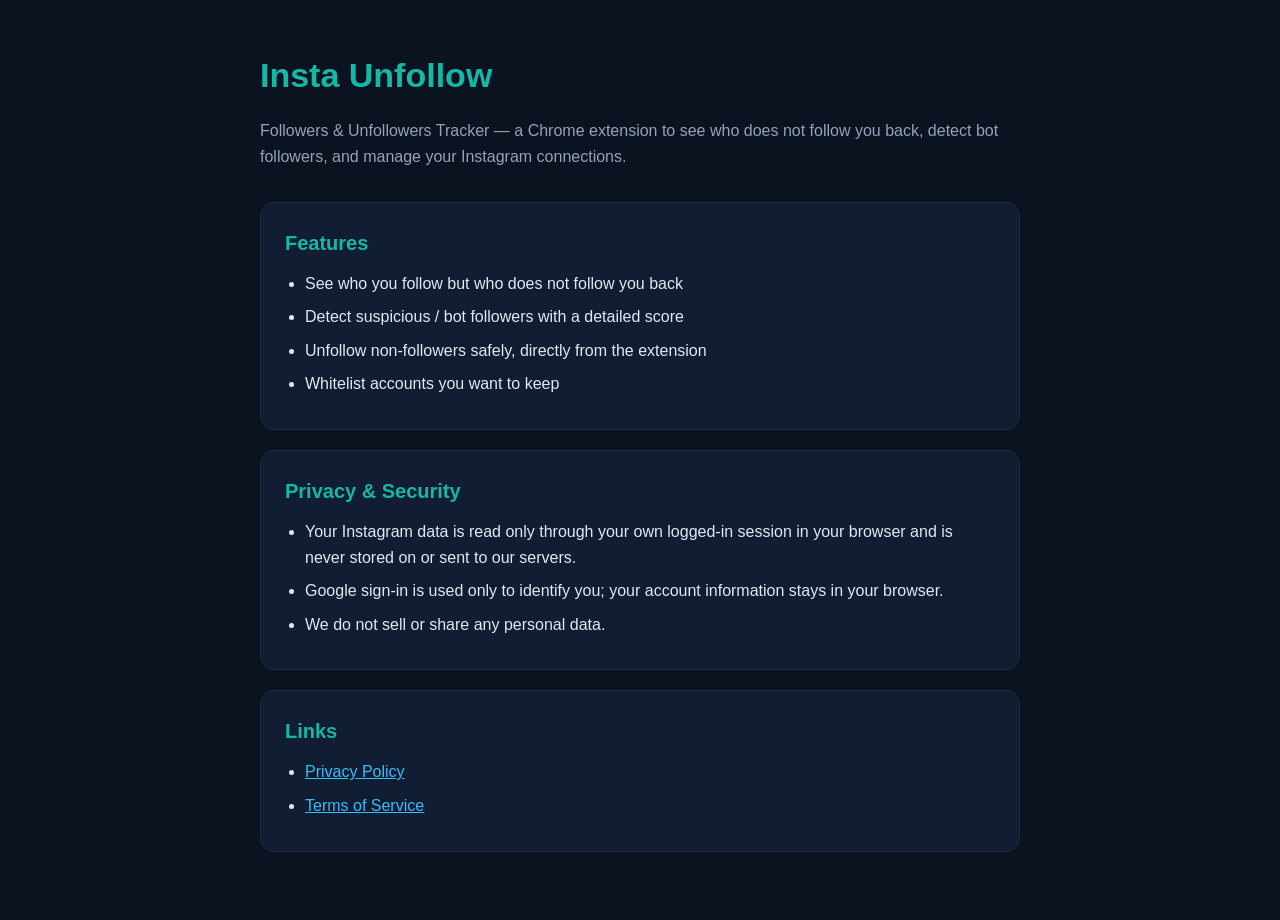
<file: website/index.html>
<!DOCTYPE html>
<html lang="en">
<head>
  <meta charset="UTF-8">
  <meta name="viewport" content="width=device-width, initial-scale=1.0">
  <title>Insta Unfollow - Followers & Unfollowers Tracker</title>
  <style>
    body { margin: 0; font-family: -apple-system, BlinkMacSystemFont, "Segoe UI", Roboto, Helvetica, Arial, sans-serif; background: #0b1220; color: #e2e8f0; line-height: 1.6; }
    .wrap { max-width: 760px; margin: 0 auto; padding: 48px 24px; }
    h1 { font-size: 34px; margin: 0 0 8px; color: #14b8a6; }
    .sub { color: #94a3b8; font-size: 16px; margin-bottom: 32px; }
    .card { background: #101d33; border: 1px solid #1e293b; border-radius: 14px; padding: 24px; margin-bottom: 20px; }
    .card h2 { margin: 0 0 12px; font-size: 20px; color: #14b8a6; }
    ul { padding-left: 20px; margin: 0; }
    li { margin-bottom: 8px; }
    a { color: #38bdf8; }
  </style>
</head>
<body>
  <div class="wrap">
    <h1>Insta Unfollow</h1>
    <p class="sub">Followers &amp; Unfollowers Tracker — a Chrome extension to see who does not follow you back, detect bot followers, and manage your Instagram connections.</p>

    <div class="card">
      <h2>Features</h2>
      <ul>
        <li>See who you follow but who does not follow you back</li>
        <li>Detect suspicious / bot followers with a detailed score</li>
        <li>Unfollow non-followers safely, directly from the extension</li>
        <li>Whitelist accounts you want to keep</li>
      </ul>
    </div>

    <div class="card">
      <h2>Privacy &amp; Security</h2>
      <ul>
        <li>Your Instagram data is read only through your own logged-in session in your browser and is never stored on or sent to our servers.</li>
        <li>Google sign-in is used only to identify you; your account information stays in your browser.</li>
        <li>We do not sell or share any personal data.</li>
      </ul>
    </div>

    <div class="card">
      <h2>Links</h2>
      <ul>
        <li><a href="privacy.html">Privacy Policy</a></li>
        <li><a href="terms.html">Terms of Service</a></li>
      </ul>
    </div>
  </div>
</body>
</html>
</file>
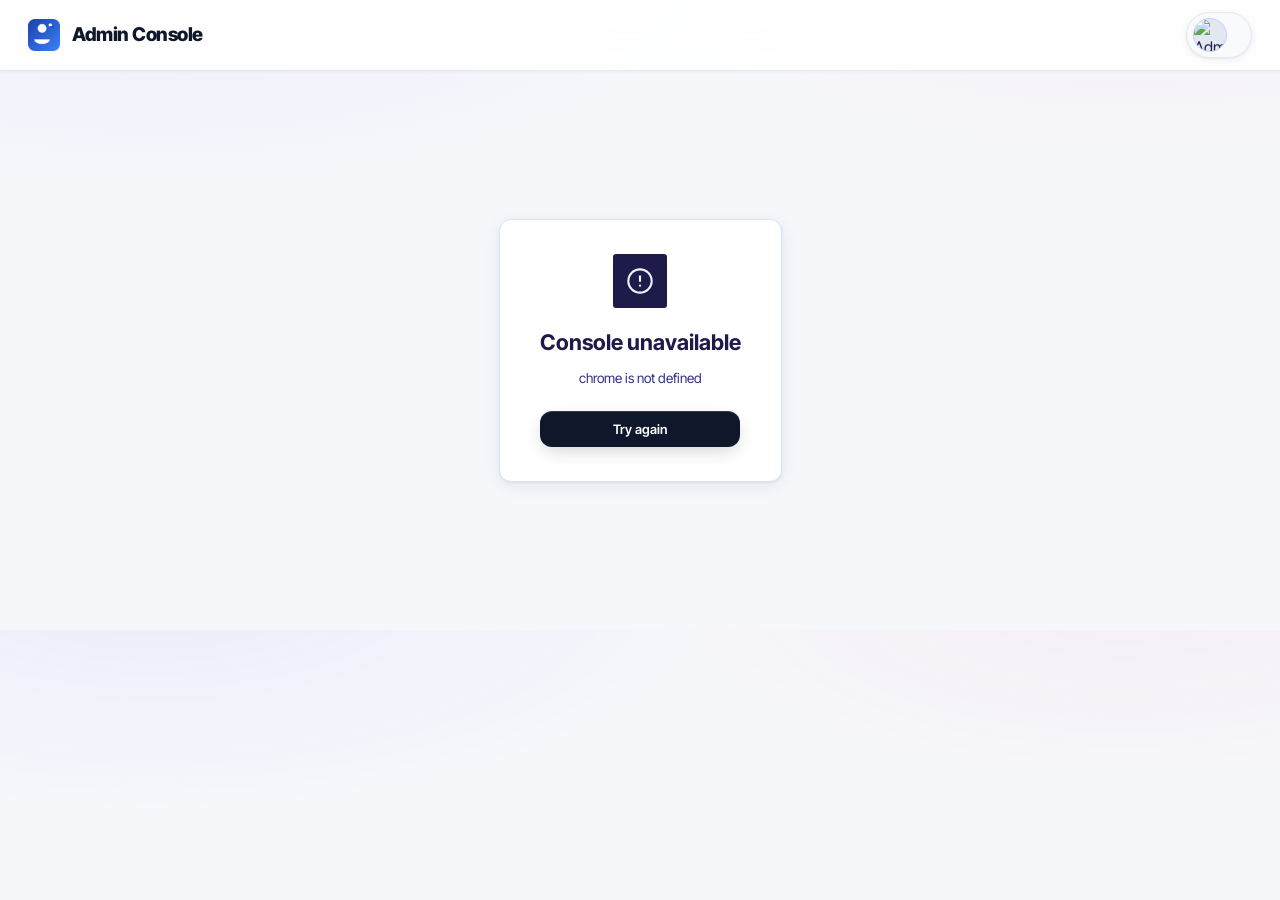
<file: admin.html>
<!DOCTYPE html>
<html lang="en">
<head>
    <meta charset="UTF-8">
    <meta name="referrer" content="no-referrer">
    <title>Admin Console</title>
    <link rel="stylesheet" href="assets/inter/inter.css">
    <link rel="stylesheet" href="content.css">
    <link rel="stylesheet" href="theme.css">
</head>
<body>

<header class="app-header">
    <div class="header-content">
        <h1>Admin Console</h1>
        <div class="user-info">
            <div class="user-profile">
                <img id="adminAvatar" alt="Admin" class="user-avatar">
                <div class="user-details">
                    <span id="adminName" class="user-name"></span>
                    <span id="adminEmail" class="user-email"></span>
                </div>
            </div>
            <button id="adminSignOut" class="admin-signout-btn" style="display:none">Sign out</button>
        </div>
    </div>
</header>

<main class="app-container">

    <section id="adminGate" class="admin-gate">

        <div id="gateLogin" class="admin-gate-card" style="display:none">
            <div class="admin-gate-icon">
                <svg width="28" height="28" viewBox="0 0 24 24" fill="none" stroke="currentColor" stroke-width="1.8" stroke-linecap="round" stroke-linejoin="round">
                    <rect x="3" y="11" width="18" height="11" rx="2"></rect>
                    <path d="M7 11V7a5 5 0 0 1 10 0v4"></path>
                </svg>
            </div>
            <h2 class="admin-gate-title">Sign in to the admin console</h2>
            <p class="admin-gate-text">Only the account listed as <strong>ADMIN_EMAIL</strong> on the
                payment worker may open this page. Your Google login stays in this extension.</p>
            <button id="gateLoginBtn" class="btn btn-primary admin-gate-btn">Sign in with Google</button>
        </div>

        <div id="gateDenied" class="admin-gate-card" style="display:none">
            <div class="admin-gate-icon">
                <svg width="28" height="28" viewBox="0 0 24 24" fill="none" stroke="currentColor" stroke-width="1.8" stroke-linecap="round" stroke-linejoin="round">
                    <path d="M10.29 3.86L1.82 18a2 2 0 0 0 1.71 3h16.94a2 2 0 0 0 1.71-3L13.71 3.86a2 2 0 0 0-3.42 0z"></path>
                    <line x1="12" y1="9" x2="12" y2="13"></line>
                    <line x1="12" y1="17" x2="12.01" y2="17"></line>
                </svg>
            </div>
            <h2 class="admin-gate-title">Access denied</h2>
            <p class="admin-gate-text">You are signed in as <strong id="deniedEmail"></strong>, which is
                not the admin account. This console is for the worker's <strong>ADMIN_EMAIL</strong> only.</p>
        </div>

        <div id="gateConfig" class="admin-gate-card" style="display:none">
            <div class="admin-gate-icon">
                <svg width="28" height="28" viewBox="0 0 24 24" fill="none" stroke="currentColor" stroke-width="1.8" stroke-linecap="round" stroke-linejoin="round">
                    <path d="M14.7 6.3a1 1 0 0 0 0 1.4l1.6 1.6a1 1 0 0 0 1.4 0l3.77-3.77a6 6 0 0 1-7.94 7.94l-6.91 6.91a2.12 2.12 0 0 1-3-3l6.91-6.91a6 6 0 0 1 7.94-7.94l-3.76 3.76z"></path>
                </svg>
            </div>
            <h2 class="admin-gate-title">Worker not configured</h2>
            <p class="admin-gate-text">Set <strong>PAYMENT_API_URL</strong> in premium-config.js to a
                deployed copy of payments-worker.js (with <strong>ADMIN_EMAIL</strong> set) before the
                console can list users.</p>
        </div>

        <div id="gateError" class="admin-gate-card" style="display:none">
            <div class="admin-gate-icon">
                <svg width="28" height="28" viewBox="0 0 24 24" fill="none" stroke="currentColor" stroke-width="1.8" stroke-linecap="round" stroke-linejoin="round">
                    <circle cx="12" cy="12" r="10"></circle>
                    <line x1="12" y1="8" x2="12" y2="12"></line>
                    <line x1="12" y1="16" x2="12.01" y2="16"></line>
                </svg>
            </div>
            <h2 class="admin-gate-title">Console unavailable</h2>
            <p id="gateErrorText" class="admin-gate-text"></p>
            <button id="gateRetryBtn" class="btn btn-primary admin-gate-btn">Try again</button>
        </div>
    </section>

    <section id="adminPanel" style="display:none">

        <div class="admin-stats">
            <div class="admin-stat">
                <div class="admin-stat-value" id="statTotal">–</div>
                <div class="admin-stat-label">Total users</div>
            </div>
            <div class="admin-stat">
                <div class="admin-stat-value" id="statPremium">–</div>
                <div class="admin-stat-label">Premium</div>
            </div>
            <div class="admin-stat">
                <div class="admin-stat-value" id="statFree">–</div>
                <div class="admin-stat-label">Free</div>
            </div>
            <div class="admin-stat">
                <div class="admin-stat-value" id="statBanned">–</div>
                <div class="admin-stat-label">Banned</div>
            </div>
        </div>

        <div class="admin-proofs">
            <h2 class="admin-proofs-title">Pending payments</h2>
            <div id="adminProofs"></div>
            <div id="adminProofsEmpty" class="admin-empty" style="display:none">No pending payments.</div>
        </div>

        <!-- Promo Codes Management Section -->
        <div class="admin-promo-section">
            <div class="admin-promo-header">
                <div>
                    <h2 class="admin-proofs-title" style="margin:0;">Promo & Redeem Codes</h2>
                    <span class="admin-promo-sub">Create marketing codes that users can redeem for free premium</span>
                </div>
                <button id="toggleCreatePromoBtn" class="btn btn-primary" style="padding: 7px 16px; font-size: 13px;">+ Create Promo Code</button>
            </div>

            <!-- Create Promo Form Card -->
            <div id="createPromoCard" class="admin-create-promo-card" style="display:none;">
                <div class="admin-create-promo-form">
                    <div class="admin-form-group">
                        <label>Promo Code</label>
                        <input id="newPromoCode" type="text" placeholder="e.g. FREE10" style="text-transform:uppercase;" autocomplete="off" />
                    </div>
                    <div class="admin-form-group" style="width: 120px;">
                        <label>Days Granted</label>
                        <input id="newPromoDays" type="number" value="10" min="1" max="365" />
                    </div>
                    <div class="admin-form-group" style="flex: 2;">
                        <label>Campaign / Description (Optional)</label>
                        <input id="newPromoNote" type="text" placeholder="e.g. 10 Days Gift for Romania Users" />
                    </div>
                    <div class="admin-form-actions">
                        <button id="savePromoCodeBtn" class="btn btn-primary">Save Code</button>
                        <button id="cancelPromoCodeBtn" class="btn btn-secondary">Cancel</button>
                    </div>
                </div>
            </div>

            <!-- Promo Codes Grid -->
            <div id="adminPromoList" class="admin-promo-grid"></div>
        </div>

        <div class="admin-toolbar">
            <input id="adminSearch" class="admin-search" type="search"
                   placeholder="Search name, email or Google ID…" autocomplete="off">
            <button id="adminRefresh" class="btn btn-secondary">Refresh</button>
            <button id="adminExportCsv" class="btn btn-secondary">Export Users (CSV)</button>
            <button id="adminBulkGrant" class="btn btn-primary" title="Grant 10 days promotional premium to all free users">🎁 Grant 10d to All Free Users</button>
        </div>

        <div class="table-container">
            <table class="following-table admin-table">
                <thead>
                <tr>
                    <th>#</th>
                    <th>USER</th>
                    <th>GOOGLE ID</th>
                    <th>JOINED</th>
                    <th>LAST SEEN</th>
                    <th>MEMBERSHIP</th>
                    <th>CONTROLS</th>
                </tr>
                </thead>
                <tbody id="adminTableBody"></tbody>
            </table>
        </div>
        <div id="adminEmpty" class="admin-empty" style="display:none">No users match this search.</div>

        <div class="pagination-controls">
            <button id="adminPrev" class="page-btn">← Prev</button>
            <span id="adminPageInfo" class="page-info"></span>
            <button id="adminNext" class="page-btn">Next →</button>
        </div>
    </section>

    <div id="adminToast" class="admin-toast"></div>
</main>

<script src="premium-config.js"></script>
<script src="admin.js"></script>
</body>
</html>
</file>
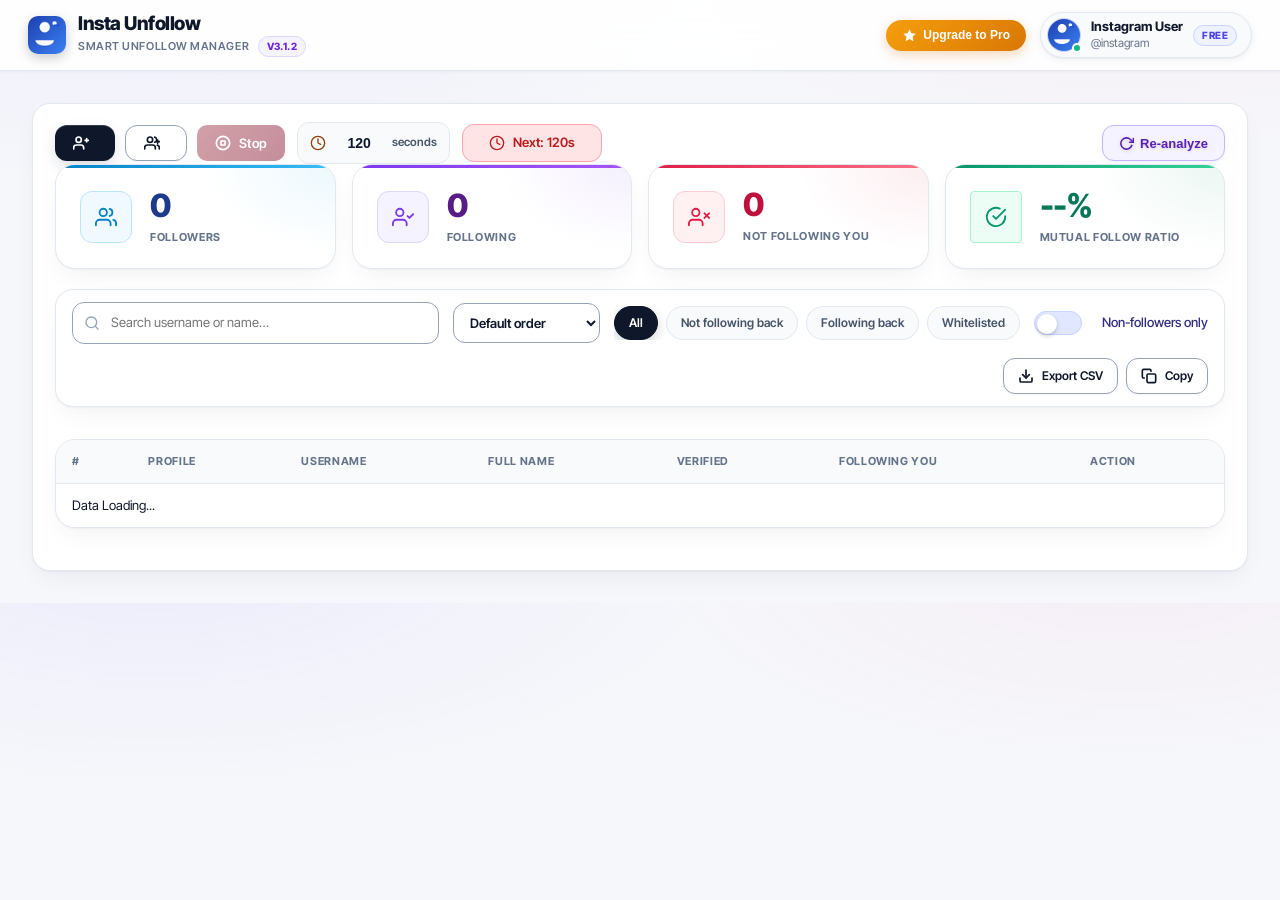
<file: analyzer.html>
<!DOCTYPE html>
<html lang="en">
<head>
    <meta charset="UTF-8">
    <meta name="viewport" content="width=device-width, initial-scale=1.0">
    <meta name="referrer" content="no-referrer">
    <title data-i18n="pageTitle">Unfollow Manager</title>
    <link rel="stylesheet" href="assets/inter/inter.css">
    <link rel="stylesheet" href="content.css">
    <link rel="stylesheet" href="premium-modal.css">
    <link rel="stylesheet" href="theme.css">
    <script src="assets/swert.js"></script>
</head>
<body>
    <!-- Header -->
    <header class="app-header">
        <div class="header-content">
            <div class="header-brand">
                <img src="img/48.png" alt="Insta Unfollow" class="brand-logo">
                <div class="brand-titles">
                    <h1 data-i18n="appTitle">Insta Unfollow</h1>
                    <span class="brand-tagline">SMART UNFOLLOW MANAGER <span id="appVersionBadge" class="version-pill">v3.1.2</span></span>
                </div>
            </div>
            <div class="header-actions">
                <button type="button" id="headerUpgradeBtn" class="header-upgrade-btn">
                    <svg width="15" height="15" viewBox="0 0 24 24" fill="currentColor">
                        <path d="M12 2l3.09 6.26L22 9.27l-5 4.87 1.18 6.88L12 17.77l-6.18 3.25L7 14.14 2 9.27l6.91-1.01L12 2z"></path>
                    </svg>
                    <span>Upgrade to Pro</span>
                </button>
                <div class="user-info">
                    <div class="user-profile">
                        <div class="user-avatar-wrap">
                            <img id="userAvatar" src="img/128.png" alt="Profile" class="user-avatar">
                            <span class="user-online-dot"></span>
                        </div>
                        <div class="user-details">
                            <span id="userName" class="user-name">Instagram User</span>
                            <span id="userEmail" class="user-email">@instagram</span>
                        </div>
                        <span class="user-plan-pill free" id="userPlanPill">FREE</span>
                    </div>
                </div>
            </div>
        </div>
    </header>

    <main class="app-container">
        <!-- Control Panel -->
        <div class="control-panel">
            <div class="panel-header">
                <div class="action-buttons">
                
                <div class="button-group">
                    <button id="unfollowNonFollowers" class="btn btn-primary">
                        <div class="button-content">
                            <svg class="button-icon" width="16" height="16" viewBox="0 0 24 24" fill="none" stroke="currentColor" stroke-width="2" stroke-linecap="round" stroke-linejoin="round">
                                <path d="M16 21v-2a4 4 0 0 0-4-4H5a4 4 0 0 0-4 4v2"></path>
                                <circle cx="8.5" cy="7" r="4"></circle>
                                <line x1="18" y1="8" x2="23" y2="8"></line>
                                <line x1="20.5" y1="5.5" x2="20.5" y2="10.5"></line>
                            </svg>
                            <span class="button-text" data-i18n="unfollowNonFollowers"></span>
                        </div>
                    </button>
                    <button id="unfollowEveryone" class="btn btn-secondary">
                        <div class="button-content">
                            <svg class="button-icon" width="16" height="16" viewBox="0 0 24 24" fill="none" stroke="currentColor" stroke-width="2" stroke-linecap="round" stroke-linejoin="round">
                                <path d="M17 21v-2a4 4 0 0 0-4-4H5a4 4 0 0 0-4 4v2"></path>
                                <circle cx="9" cy="7" r="4"></circle>
                                <path d="M23 21v-2a4 4 0 0 0-3-3.87"></path>
                                <path d="M16 3.13a4 4 0 0 1 0 7.75"></path>
                                <line x1="18" y1="10" x2="23" y2="10"></line>
                                <line x1="20.5" y1="7.5" x2="20.5" y2="12.5"></line>
                            </svg>
                            <span class="button-text" data-i18n="unfollowEveryone"></span>
                        </div>
                    </button>
                    <button id="stopUnfollow" class="btn btn-danger" disabled>
                        <div class="button-content">
                            <svg class="button-icon" width="16" height="16" viewBox="0 0 24 24" fill="none" stroke="currentColor" stroke-width="2" stroke-linecap="round" stroke-linejoin="round">
                                <circle cx="12" cy="12" r="10"></circle>
                                <rect x="9" y="9" width="6" height="6"></rect>
                            </svg>
                            <span class="button-text" data-i18n="stop">Stop</span>
                        </div>
                    </button>
                </div>

                <div class="timer-settings">
                    <svg class="timer-icon" width="16" height="16" viewBox="0 0 24 24" fill="none" stroke="currentColor" stroke-width="2" stroke-linecap="round" stroke-linejoin="round">
                        <circle cx="12" cy="12" r="10"></circle>
                        <polyline points="12 6 12 12 16 14"></polyline>
                    </svg>
                    <input type="number" 
                        id="waitingTime" 
                        min="3" 
                        max="300" 
                        value="120" 
                        class="timer-input"
                        data-i18n-title="waitingTimeTitle">
                    <span class="timer-label" data-i18n="seconds">seconds</span>
                </div>
                
                <div id="countdownDisplay" class="countdown-display" style="display: none;">
                    <svg class="countdown-icon" width="16" height="16" viewBox="0 0 24 24" fill="none" stroke="currentColor" stroke-width="2" stroke-linecap="round" stroke-linejoin="round">
                        <circle cx="12" cy="12" r="10"></circle>
                        <polyline points="12 6 12 12 16 14"></polyline>
                    </svg>
                    <span class="countdown-text" id="countdownText">Next: 120s</span>
                </div>

                
                <div id="reAnalyzeGroup" class="reanalyze-group" style="display: none;">
                    <span id="cacheInfoText" class="reanalyze-time"></span>
                    <button id="reAnalyzeBtn" class="btn-reanalyze">
                        <svg class="btn-reanalyze-icon" width="15" height="15" viewBox="0 0 24 24" fill="none" stroke="currentColor" stroke-width="2.5" stroke-linecap="round" stroke-linejoin="round">
                            <polyline points="23 4 23 10 17 10"></polyline>
                            <path d="M20.49 15a9 9 0 1 1-2.12-9.36L23 10"></path>
                        </svg>
                        <span class="btn-reanalyze-text" data-i18n="reAnalyze">Re-analyze</span>
                    </button>
                </div>
            </div>
        </div>

        <!-- Loading Overlay -->
        <div id="loadingIndicator" class="loading-overlay" style="display: none;">
            <div class="scan-panel">
                <div class="scan-head">
                    <div class="scan-ring">
                        <svg viewBox="0 0 120 120">
                            <defs><linearGradient id="scanGrad" x1="0%" y1="0%" x2="100%" y2="100%"><stop offset="0%" stop-color="#2563eb"/><stop offset="100%" stop-color="#3b82f6"/></linearGradient></defs>
                            <circle class="scan-ring-bg" cx="60" cy="60" r="52"/>
                            <circle id="scanRingArc" class="scan-ring-arc" cx="60" cy="60" r="52"/>
                        </svg>
                        <div id="scanRingText" class="scan-ring-text">--</div>
                    </div>
                    <div class="scan-head-text">
                        <div id="loadingCount" class="scan-title">Analyzing...</div>
                        <div id="scanBigCount" class="scan-big"></div>
                        <div id="loadingDetail" class="scan-sub"></div>
                    </div>
                </div>

                <div id="loadingProgress" class="scan-progress" style="display:none">
                    <div class="scan-bar"><div id="loadingBar" class="scan-bar-fill"></div></div>
                    <div class="scan-meta"><span id="loadingPercent"></span><span id="loadingEta"></span></div>
                </div>

                <div class="scan-steps">
                    <div id="scanStepFollowers" class="scan-step">
                        <span class="scan-dot"></span><span data-i18n="statFollowers">Followers</span>
                    </div>
                    <div class="scan-step-line"></div>
                    <div id="scanStepFollowing" class="scan-step">
                        <span class="scan-dot"></span><span data-i18n="statFollowing">Following</span>
                    </div>
                </div>
            </div>
        </div>

        <!-- Cache Expiry Warning -->
        <div id="cacheExpiryWarning" class="cache-expiry-banner" style="display: none;">
            <div class="cache-expiry-content">
                <svg width="18" height="18" viewBox="0 0 24 24" fill="none" stroke="currentColor" stroke-width="2" stroke-linecap="round" stroke-linejoin="round">
                    <circle cx="12" cy="12" r="10"></circle>
                    <line x1="12" y1="8" x2="12" y2="12"></line>
                    <line x1="12" y1="16" x2="12.01" y2="16"></line>
                </svg>
                <span id="cacheExpiryText"></span>
                <button id="cacheExpiryReanalyze" class="cache-expiry-btn" data-i18n="reAnalyze">Re-analyze</button>
            </div>
        </div>

        <!-- Daily Limit Info Banner -->
        <div id="limitMessageContainer" class="daily-limit-banner" style="display: none;"></div>

        <!-- Premium Limit Warning -->
        <div id="premiumLimitWarning" class="premium-limit-warning" style="display: none;">
            <div class="warning-content">
                <div class="warning-icon">⚠️</div>
                <div class="warning-text">
                    <strong data-i18n="freePlanLimitReached">Free Plan Limit Reached</strong>
                    <span data-i18n="freePlanLimitDescription">You've reached the 40 analysis limit. Upgrade to Premium for unlimited analysis!</span>
                </div>
                <button id="upgradeToPremiumBtn" class="upgrade-btn" data-i18n="upgradeToPremium">Upgrade to Premium</button>
            </div>
        </div>

        <!-- Stats Grid (Overview Cards) -->
        <div class="stats-grid">
            <div class="stat-card stat-followers">
                <div class="stat-icon">
                    <svg width="22" height="22" viewBox="0 0 24 24" fill="none" stroke="currentColor" stroke-width="2" stroke-linecap="round" stroke-linejoin="round">
                        <path d="M17 21v-2a4 4 0 0 0-4-4H5a4 4 0 0 0-4 4v2"></path>
                        <circle cx="9" cy="7" r="4"></circle>
                        <path d="M23 21v-2a4 4 0 0 0-3-3.87"></path>
                        <path d="M16 3.13a4 4 0 0 1 0 7.75"></path>
                    </svg>
                </div>
                <div class="stat-content">
                    <div class="stat-value" id="followersCount">0</div>
                    <div class="stat-label" data-i18n="statFollowers">Followers</div>
                </div>
            </div>
            <div class="stat-card stat-following">
                <div class="stat-icon">
                    <svg width="22" height="22" viewBox="0 0 24 24" fill="none" stroke="currentColor" stroke-width="2" stroke-linecap="round" stroke-linejoin="round">
                        <path d="M16 21v-2a4 4 0 0 0-4-4H5a4 4 0 0 0-4 4v2"></path>
                        <circle cx="8.5" cy="7" r="4"></circle>
                        <polyline points="17 11 19 13 23 9"></polyline>
                    </svg>
                </div>
                <div class="stat-content">
                    <div class="stat-value" id="followingCount">0</div>
                    <div class="stat-label" data-i18n="statFollowing">Following</div>
                </div>
            </div>
            <div class="stat-card stat-nonfollowers">
                <div class="stat-icon">
                    <svg width="22" height="22" viewBox="0 0 24 24" fill="none" stroke="currentColor" stroke-width="2" stroke-linecap="round" stroke-linejoin="round">
                        <path d="M16 21v-2a4 4 0 0 0-4-4H5a4 4 0 0 0-4 4v2"></path>
                        <circle cx="8.5" cy="7" r="4"></circle>
                        <line x1="18" y1="8" x2="23" y2="13"></line>
                        <line x1="23" y1="8" x2="18" y2="13"></line>
                    </svg>
                </div>
                <div class="stat-content">
                    <div class="stat-value" id="nonFollowersCount">0</div>
                    <div class="stat-label" data-i18n="statNonFollowers">Not Following You</div>
                    <div class="stat-trend" id="nonFollowersTrend"></div>
                </div>
            </div>
            <div class="stat-card stat-mutualrate">
                <div class="stat-icon">
                    <svg width="22" height="22" viewBox="0 0 24 24" fill="none" stroke="currentColor" stroke-width="2" stroke-linecap="round" stroke-linejoin="round">
                        <path d="M22 11.08V12a10 10 0 1 1-5.93-9.14"></path>
                        <polyline points="22 4 12 14.01 9 11.01"></polyline>
                    </svg>
                </div>
                <div class="stat-content">
                    <div class="stat-value" id="followBackRate">--%</div>
                    <div class="stat-label">Mutual Follow Ratio</div>
                </div>
            </div>
        </div>

        <!-- v2 toolbar: search / sort / filter chips / export -->
        <div class="analyzer-toolbar">
            <div class="analyzer-search-wrap">
                <svg class="search-icon" width="16" height="16" viewBox="0 0 24 24" fill="none" stroke="currentColor" stroke-width="2" stroke-linecap="round" stroke-linejoin="round">
                    <circle cx="11" cy="11" r="8"></circle>
                    <line x1="21" y1="21" x2="16.65" y2="16.65"></line>
                </svg>
                <input type="search" id="analyzerSearch" class="analyzer-search"
                       data-i18n-placeholder="searchPlaceholder" placeholder="Search username or name…"
                       aria-label="Search">
            </div>
            <select id="analyzerSort" class="analyzer-sort" aria-label="Sort">
                <option value="default" data-i18n="sortDefault">Default order</option>
                <option value="username" data-i18n="sortUsername">Username A–Z</option>
                <option value="notFollowing" data-i18n="sortNotFollowing">Not following first</option>
            </select>
            <div class="filter-chips-group">
                <button type="button" class="filter-chip active" data-chip="all" data-i18n="chipAll">All</button>
                <button type="button" class="filter-chip" data-chip="notFollowing" data-i18n="chipNotFollowing">Not following back</button>
                <button type="button" class="filter-chip" data-chip="following" data-i18n="chipFollowing">Following back</button>
                <button type="button" class="filter-chip" data-chip="whitelisted" data-i18n="chipWhitelisted">Whitelisted</button>
            </div>
            <label class="filter-switch">
                <input type="checkbox" id="showOnlyNonFollowers">
                <span class="switch-slider"></span>
                <span class="switch-label" data-i18n="showOnlyNonFollowers">Non-followers only</span>
            </label>
            <span class="analyzer-export">
                <button type="button" id="exportCsvBtn" class="btn btn-secondary">
                    <div class="button-content">
                        <svg class="button-icon" width="14" height="14" viewBox="0 0 24 24" fill="none" stroke="currentColor" stroke-width="2" stroke-linecap="round" stroke-linejoin="round">
                            <path d="M21 15v4a2 2 0 0 1-2 2H5a2 2 0 0 1-2-2v-4"></path>
                            <polyline points="7 10 12 15 17 10"></polyline>
                            <line x1="12" y1="15" x2="12" y2="3"></line>
                        </svg>
                        <span data-i18n="exportCsv">Export CSV</span>
                    </div>
                </button>
                <button type="button" id="copyUsernamesBtn" class="btn btn-secondary">
                    <div class="button-content">
                        <svg class="button-icon" width="14" height="14" viewBox="0 0 24 24" fill="none" stroke="currentColor" stroke-width="2" stroke-linecap="round" stroke-linejoin="round">
                            <rect x="9" y="9" width="13" height="13" rx="2" ry="2"></rect>
                            <path d="M5 15H4a2 2 0 0 1-2-2V4a2 2 0 0 1 2-2h9a2 2 0 0 1 2 2v1"></path>
                        </svg>
                        <span data-i18n="copyUsernames">Copy</span>
                    </div>
                </button>
            </span>
        </div>

        <!-- Table Container -->
        <div class="table-container" tabindex="0" role="region" aria-label="Following accounts analysis">
            <table class="following-table">
                <thead>
                    <tr>
                        <th>#</th>
                        <th data-i18n="tableProfile">Profile</th>
                        <th data-i18n="tableUsername">Username</th>
                        <th data-i18n="tableFullName">Full Name</th>
                        <th data-i18n="tableVerified">Verified</th>
                        <th data-i18n="tableFollowingYou">Following You</th>
                        <th data-i18n="tableAction">Action</th>
                    </tr>
                </thead>
                <tbody id="followingList">
                  <tr>
                    <td colspan="7" class="no-data-message" data-i18n="dataLoading">Data Loading...</td>
                  </tr>
                </tbody>
            </table>
            <!-- Pagination Controls -->
            <div id="paginationControls" class="pagination-controls" style="display: none;"></div>
        </div>

        <!-- List Footer Info -->
        <div id="listFooterInfo" class="list-footer-info" style="display: none;"></div>

    </main>

    <!-- Premium Modal -->
<div id="premiumModal" class="premium-modal">
        <div class="premium-modal-overlay"></div>
        <div class="premium-modal-content">
            <button class="premium-modal-close" aria-label="Close modal">&times;</button>
            
            <!-- Modal Hero Header -->
            <div class="premium-modal-hero">
                <div class="premium-hero-badge">
                    <svg width="14" height="14" viewBox="0 0 24 24" fill="currentColor">
                        <path d="M12 2l3.09 6.26L22 9.27l-5 4.87 1.18 6.88L12 17.77l-6.18 3.25L7 14.14 2 9.27l6.91-1.01L12 2z"></path>
                    </svg>
                    <span>INSTA UNFOLLOW PRO</span>
                </div>
                <h2 class="premium-hero-title">Supercharge Your Instagram Management</h2>
                <p class="premium-hero-desc">Bypass daily limits, automate unfollowing safely with human-like intervals, and clean your audience with confidence.</p>
            </div>

            <!-- Pricing Cards -->
            <div class="premium-pricing-cards">
                <!-- Free Plan -->
                <div class="premium-pricing-card premium-free-card">
                    <div class="premium-plan-header">
                        <h3 class="premium-plan-name" data-i18n="planFree">Free</h3>
                        <div class="premium-plan-price">$0<span class="premium-price-period" data-i18n="perMonth">/month</span></div>
                    </div>
                    <ul class="premium-features-list">
                        <li class="premium-feature-item">
                            <span class="premium-feature-icon">✓</span>
                            <span class="premium-feature-text">
                                <span data-i18n="featureMax50Analysis">40 analyses on day 1</span>
                                <span class="premium-feature-detail" data-i18n="featureDetailDaily"> (+20/day)</span>
                            </span>
                        </li>
                        <li class="premium-feature-item">
                            <span class="premium-feature-icon">✓</span>
                            <span class="premium-feature-text" data-i18n="featureBasicUnfollow">Basic unfollow features</span>
                        </li>
                        <li class="premium-feature-item premium-disabled">
                            <span class="premium-feature-icon">✗</span>
                            <span class="premium-feature-text" data-i18n="featureSpamDetector">Spam account detector</span>
                        </li>
                        <li class="premium-feature-item premium-disabled">
                            <span class="premium-feature-icon">✗</span>
                            <span class="premium-feature-text" data-i18n="featureUnlimitedAnalysis">Unlimited analysis</span>
                        </li>
                        <li class="premium-feature-item premium-disabled">
                            <span class="premium-feature-icon">✗</span>
                            <span class="premium-feature-text" data-i18n="featureAdvancedFiltering">Advanced filtering</span>
                        </li>
                        <li class="premium-feature-item premium-disabled">
                            <span class="premium-feature-icon">✗</span>
                            <span class="premium-feature-text" data-i18n="featureAdvancedNotifications"></span>
                        </li>
                    </ul>
                </div>

                <!-- Premium Plan: Dynamic live price + Rich Plan Dropdown -->
                <div class="premium-pricing-card premium-premium-card premium-featured">
                    <div class="premium-plan-badge" id="modalLiveSave">SAVE ₹45</div>
                    <div class="premium-plan-header">
                        <span class="pro-tier-kicker">PRO CREATOR PASS</span>
                        <h3 class="premium-plan-name" data-i18n="planPremium">Premium</h3>
                        <div class="pro-price-main modal-price-main">
                            <span class="pro-old-price" id="modalLiveStrike">₹294</span>
                            <span class="pro-live-price" id="modalLivePrice">₹249</span>
                            <span class="pro-live-cycle" id="modalLiveCycle">/ 6 months</span>
                        </div>
                        <div class="pro-eff-rate" id="modalLivePerMonth">₹42/mo effective · One-time pass, no auto-debit</div>
                    </div>
                    <ul class="premium-features-list">
                        <li class="premium-feature-item">
                            <span class="premium-feature-icon">✓</span>
                            <span class="premium-feature-text" data-i18n="featureUnlimitedFollowingAnalysis">Unlimited following analysis</span>
                        </li>
                        <li class="premium-feature-item">
                            <span class="premium-feature-icon">✓</span>
                            <span class="premium-feature-text" data-i18n="featureAdvancedUnfollow">Advanced unfollow features</span>
                        </li>
                        <li class="premium-feature-item">
                            <span class="premium-feature-icon">✓</span>
                            <span class="premium-feature-text" data-i18n="featureSpamDetector">Spam account detector</span>
                        </li>
                        <li class="premium-feature-item">
                            <span class="premium-feature-icon">✓</span>
                            <span class="premium-feature-text">Live Mutual Guard &amp; 1-click Whitelist</span>
                        </li>
                        <li class="premium-feature-item">
                            <span class="premium-feature-icon">✓</span>
                            <span class="premium-feature-text" data-i18n="featureAdvancedFilteringReporting">Advanced filtering and reporting</span>
                        </li>
                    </ul>
                    <div class="premium-plan-options" id="premiumPlanOptions">
                        <label class="pro-select-label" for="modalPlanSelect">Select billing duration</label>
                        <select id="modalPlanSelect" class="pro-plan-select" name="plan"></select>
                    </div>
                    <button class="premium-card-subscribe-button premium-featured-button" id="premiumSubscribeButton" data-plan="6mo">
                        Unlock Pro — 6 months · ₹249 →
                    </button>
                </div>
            </div>

            <!-- Manual-payment checkout step: method picker / UPI view / proof form (filled by premium.js) -->
            <div id="premiumPaymentStep" class="premium-payment-step" style="display:none"></div>

            <!-- Promo / Redeem Code Box -->
            <div class="promo-redeem-card">
                <div class="promo-redeem-header">
                    <svg width="18" height="18" viewBox="0 0 24 24" fill="none" stroke="currentColor" stroke-width="2">
                        <path d="M20 12v10H4V12"></path>
                        <path d="M2 7h20v5H2z"></path>
                        <path d="M12 22V7"></path>
                        <path d="M12 7H7.5a2.5 2.5 0 0 1 0-5C11 2 12 7 12 7z"></path>
                        <path d="M12 7h4.5a2.5 2.5 0 0 0 0-5C13 2 12 7 12 7z"></path>
                    </svg>
                    <span>Have a Promo or Gift Code?</span>
                </div>
                <div class="promo-redeem-row">
                    <input type="text" id="promoCodeInput" placeholder="Enter code (e.g. FREE10)" class="promo-code-input" autocomplete="off" />
                    <button type="button" id="promoRedeemBtn" class="promo-redeem-btn">Redeem Code</button>
                </div>
                <div id="promoCodeMsg" class="promo-code-msg" style="display:none;"></div>
            </div>

            <!-- Trust Indicators -->
            <div class="premium-trust-indicators">
                <div class="premium-trust-item">
                    <div class="premium-trust-icon">
                        <svg width="20" height="20" viewBox="0 0 24 24" fill="none" stroke="currentColor" stroke-width="2">
                            <polygon points="13 2 3 14 12 14 11 22 21 10 12 10 13 2"></polygon>
                        </svg>
                    </div>
                    <div class="premium-trust-content">
                        <div class="premium-trust-value">Instant</div>
                        <div class="premium-trust-label">Activation</div>
                    </div>
                </div>
                <div class="premium-trust-item">
                    <div class="premium-trust-icon">
                        <svg width="20" height="20" viewBox="0 0 24 24" fill="none" stroke="currentColor" stroke-width="2">
                            <path d="M12 22s8-4 8-10V5l-8-3-8 3v7c0 6 8 10 8 10z"></path>
                        </svg>
                    </div>
                    <div class="premium-trust-content">
                        <div class="premium-trust-value">100%</div>
                        <div class="premium-trust-label" data-i18n="secure">Secure</div>
                    </div>
                </div>
                <div class="premium-trust-item">
                    <div class="premium-trust-icon">
                        <svg width="20" height="20" viewBox="0 0 24 24" fill="none" stroke="currentColor" stroke-width="2">
                            <path d="M21 15a2 2 0 0 1-2 2H7l-4 4V5a2 2 0 0 1 2-2h14a2 2 0 0 1 2 2z"></path>
                        </svg>
                    </div>
                    <div class="premium-trust-content">
                        <div class="premium-trust-value">24/7</div>
                        <div class="premium-trust-label" data-i18n="support">Support</div>
                    </div>
                </div>
                <div class="premium-trust-item">
                    <div class="premium-trust-icon">
                        <svg width="20" height="20" viewBox="0 0 24 24" fill="none" stroke="currentColor" stroke-width="2">
                            <rect x="3" y="11" width="18" height="11" rx="2" ry="2"></rect>
                            <path d="M7 11V7a5 5 0 0 1 10 0v4"></path>
                        </svg>
                    </div>
                    <div class="premium-trust-content">
                        <div class="premium-trust-value">Private</div>
                        <div class="premium-trust-label">Zero Logs</div>
                    </div>
                </div>
            </div>
            <p class="privacy-note" data-i18n="privacyNote">Your data stays on your device — nothing is uploaded.</p>
        </div>
    </div>

    <details id="scanDiagnosticsBox" style="display:none; margin: 14px 24px 24px; background: #f8fafc; border: 1px solid #e2e8f0; border-radius: 10px; padding: 10px 14px;">
        <summary style="cursor: pointer; font-weight: 600; font-size: 13px; color: #1d4ed8;">Scan details (for support)</summary>
        <pre id="scanDiagnosticsPre" style="white-space: pre-wrap; margin: 8px 0 0; font-family: ui-monospace, SFMono-Regular, Menlo, monospace; font-size: 11px; line-height: 1.5; color: #475569; overflow-x: auto;"></pre>
    </details>

    <script src="ig-session.js"></script>
    <script src="unfollow-bridge.js"></script>
    <script src="ig-client.js"></script>
<script src="premium-config.js"></script>
    <script src="premium.js"></script>
    <script src="review-prompt.js"></script>
<script src="analyzer.js"></script>
</body>
</html>
</file>
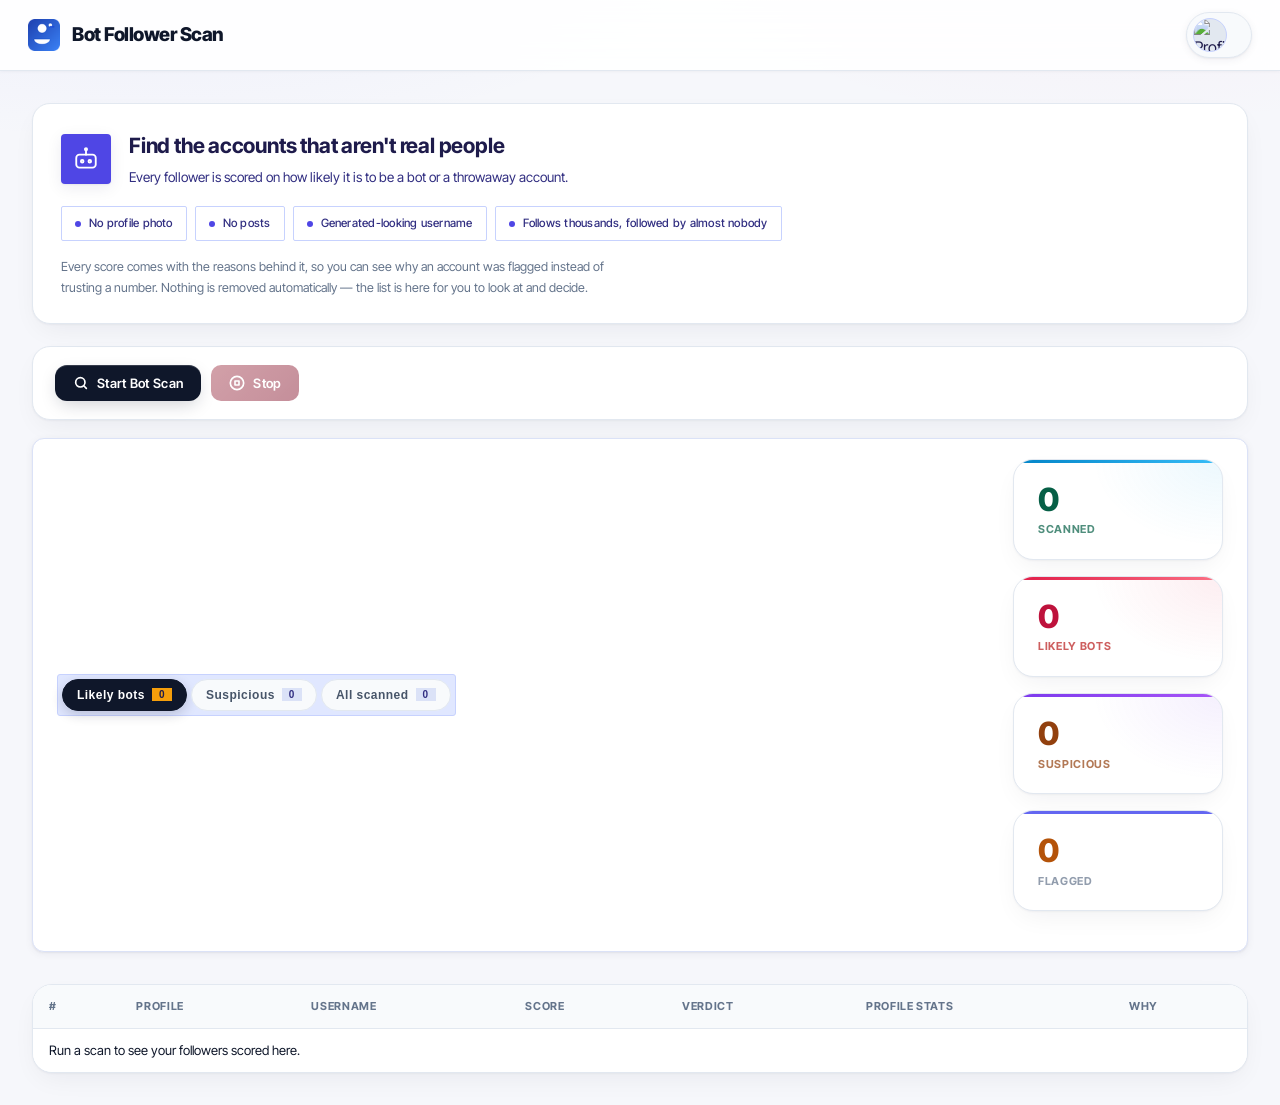
<file: bot-scan.html>
<!DOCTYPE html>
<html lang="en">
<head>
    <meta charset="UTF-8">
    <meta name="referrer" content="no-referrer">
    <title>Bot Follower Scan</title>
    <link rel="stylesheet" href="assets/inter/inter.css">
    <link rel="stylesheet" href="content.css">
    <!-- Holds `.premium-modal { display: none }`. Without it the shared modal markup below is
         simply visible, unstyled, from the moment the page paints. -->
    <link rel="stylesheet" href="premium-modal.css">
    <link rel="stylesheet" href="bot-scan.css">
    <link rel="stylesheet" href="theme.css">
</head>
<body>

<!-- Scan panel. Same shell as the analyzer's, but the two stages here are different: reading the
     follower list costs no extra requests, while the deep pass costs one per account — so they are
     shown as separate steps rather than one undifferentiated wait. -->
<div id="botLoading" class="loading-overlay" style="display: none;">
    <div class="scan-panel">
        <div class="scan-head">
            <div class="scan-ring">
                <svg viewBox="0 0 120 120">
                    <defs>
                        <linearGradient id="scanGrad" x1="0%" y1="0%" x2="100%" y2="100%">
                            <stop offset="0%" stop-color="#2563eb"/>
                            <stop offset="100%" stop-color="#3b82f6"/>
                        </linearGradient>
                    </defs>
                    <circle class="scan-ring-bg" cx="60" cy="60" r="52"/>
                    <circle id="botRingArc" class="scan-ring-arc" cx="60" cy="60" r="52"/>
                </svg>
                <div id="botRingText" class="scan-ring-text">--</div>
            </div>
            <div class="scan-head-text">
                <div id="botStageTitle" class="scan-title">Followers</div>
                <div id="botBigCount" class="scan-big">0</div>
                <div id="botStageDetail" class="scan-sub"></div>
            </div>
        </div>

        <div id="botProgress" class="scan-progress" style="display:none">
            <div class="scan-bar"><div id="botBar" class="scan-bar-fill"></div></div>
            <div class="scan-meta"><span id="botRemaining"></span><span id="botEta"></span></div>
        </div>

        <div class="scan-steps">
            <div id="botStepRead" class="scan-step">
                <span class="scan-dot"></span><span data-i18n="botStepReading">Reading followers</span>
            </div>
            <div class="scan-step-line"></div>
            <div id="botStepDeep" class="scan-step">
                <span class="scan-dot"></span><span data-i18n="botStepDeep">Checking profiles</span>
            </div>
        </div>
    </div>
</div>

<header class="app-header">
    <div class="header-content">
        <h1 data-i18n="botScanTitle">Bot Follower Scan</h1>
        <div class="user-info">
            <div class="user-profile">
                <img id="userAvatar" alt="Profile" class="user-avatar">
                <div class="user-details">
                    <span id="userName" class="user-name"></span>
                    <span id="userEmail" class="user-email"></span>
                </div>
            </div>
        </div>
    </div>
</header>

<main class="app-container">

    <!-- What this does, before anything is run. The signals are shown as their own row rather than
         buried in a sentence: they are the whole method, and seeing them is what makes a score
         readable instead of something to take on trust. -->
    <section id="botIntro" class="bot-intro">
        <div class="bot-intro-top">
            <div class="bot-intro-icon">
                <svg width="26" height="26" viewBox="0 0 24 24" fill="none" stroke="currentColor"
                     stroke-width="1.7" stroke-linecap="round" stroke-linejoin="round">
                    <rect x="3" y="8" width="18" height="12" rx="3"></rect>
                    <path d="M12 8V4"></path><circle cx="12" cy="3" r="1"></circle>
                    <circle cx="8.5" cy="14" r="1.2"></circle><circle cx="15.5" cy="14" r="1.2"></circle>
                </svg>
            </div>
            <div>
                <h2 data-i18n="botIntroHeading">Find the accounts that aren't real people</h2>
                <p class="bot-intro-lead" data-i18n="botIntroLead">Every follower is scored on how
                    likely it is to be a bot or a throwaway account.</p>
            </div>
        </div>

        <div class="bot-signals">
            <div class="bot-signal">
                <span class="bot-signal-dot"></span>
                <span data-i18n="botSignalPhoto">No profile photo</span>
            </div>
            <div class="bot-signal">
                <span class="bot-signal-dot"></span>
                <span data-i18n="botSignalPosts">No posts</span>
            </div>
            <div class="bot-signal">
                <span class="bot-signal-dot"></span>
                <span data-i18n="botSignalName">Generated-looking username</span>
            </div>
            <div class="bot-signal">
                <span class="bot-signal-dot"></span>
                <span data-i18n="botSignalRatio">Follows thousands, followed by almost nobody</span>
            </div>
        </div>

        <p class="bot-intro-note" data-i18n="botIntroReasons">Every score comes with the reasons
            behind it, so you can see why an account was flagged instead of trusting a number.
            Nothing is removed automatically — the list is here for you to look at and decide.</p>
    </section>

    <!-- Controls -->
    <div class="control-panel">
        <div class="panel-header">
            <div class="action-buttons">
                <div class="button-group">
                    <button id="startBotScan" class="btn btn-primary">
                        <div class="button-content">
                            <svg class="button-icon" width="16" height="16" viewBox="0 0 24 24" fill="none"
                                 stroke="currentColor" stroke-width="2" stroke-linecap="round" stroke-linejoin="round">
                                <circle cx="11" cy="11" r="7"></circle><path d="m20 20-3.5-3.5"></path>
                            </svg>
                            <span class="button-text" data-i18n="startBotScan">Start Bot Scan</span>
                        </div>
                    </button>
                    <button id="stopBotScan" class="btn btn-danger" disabled>
                        <div class="button-content">
                            <svg class="button-icon" width="16" height="16" viewBox="0 0 24 24" fill="none"
                                 stroke="currentColor" stroke-width="2" stroke-linecap="round" stroke-linejoin="round">
                                <circle cx="12" cy="12" r="10"></circle><rect x="9" y="9" width="6" height="6"></rect>
                            </svg>
                            <span class="button-text" data-i18n="stop">Stop</span>
                        </div>
                    </button>
                </div>

                <!-- The deep pass costs one request per Instagram profile, so it is never part of
                     the scan. One button, covering every flagged account — a number to tune was one
                     decision too many, and a partial pass is hard to tell apart from a whole one.
                     Appears only once a scan has produced accounts worth checking. -->
                <div id="deepGroup" class="button-group" style="display:none">
                    <button id="runDeepChecks" class="btn btn-secondary">
                        <div class="button-content">
                            <svg class="button-icon" width="16" height="16" viewBox="0 0 24 24" fill="none"
                                 stroke="currentColor" stroke-width="2" stroke-linecap="round" stroke-linejoin="round">
                                <circle cx="11" cy="11" r="7"></circle><path d="m20 20-3.5-3.5"></path>
                                <path d="M11 8v6M8 11h6"></path>
                            </svg>
                            <span class="button-text" id="deepBtnText" data-i18n="botRunDeepChecks">Run deep checks</span>
                        </div>
                    </button>
                    <button id="exportFlaggedCsv" class="btn btn-secondary" type="button">
                        <div class="button-content">
                            <svg class="button-icon" width="16" height="16" viewBox="0 0 24 24" fill="none" stroke="currentColor" stroke-width="2" stroke-linecap="round" stroke-linejoin="round"><path d="M21 15v4a2 2 0 0 1-2 2H5a2 2 0 0 1-2-2v-4"></path><polyline points="7 10 12 15 17 10"></polyline><line x1="12" y1="15" x2="12" y2="3"></line></svg>
                            <span class="button-text" data-i18n="botExportCsv">Export flagged CSV</span>
                        </div>
                    </button>
                </div>

                <div id="botScanStatus" class="reanalyze-time"></div>
            </div>
        </div>
    </div>

    <!-- Result summary. The table opens on the likely bots alone: a scan of five thousand followers
         is mostly ordinary people, and listing them buries the handful the page exists to find. -->
    <div class="filter-controls">
        <div class="bot-filter" role="group">
            <button type="button" class="bot-filter-btn active" data-filter="bot">
                <span data-i18n="botFilterLikely">Likely bots</span>
                <span class="bot-filter-count" id="botFilterCountBot">0</span>
            </button>
            <button type="button" class="bot-filter-btn" data-filter="suspicious">
                <span data-i18n="botFilterSuspicious">Suspicious</span>
                <span class="bot-filter-count" id="botFilterCountSuspicious">0</span>
            </button>
            <button type="button" class="bot-filter-btn" data-filter="all">
                <span data-i18n="botFilterAll">All scanned</span>
                <span class="bot-filter-count" id="botFilterCountAll">0</span>
            </button>
        </div>

        <div class="stats-grid">
            <div class="stat-card stat-followers">
                <div class="stat-content">
                    <div class="stat-value" id="botScanned">0</div>
                    <div class="stat-label" data-i18n="botStatScanned">Scanned</div>
                </div>
            </div>
            <div class="stat-card stat-nonfollowers">
                <div class="stat-content">
                    <div class="stat-value" id="botLikely">0</div>
                    <div class="stat-label" data-i18n="botStatLikely">Likely bots</div>
                </div>
            </div>
            <div class="stat-card stat-following">
                <div class="stat-content">
                    <div class="stat-value" id="botSuspicious">0</div>
                    <div class="stat-label" data-i18n="botStatSuspicious">Suspicious</div>
                </div>
            </div>
            <!-- The two above added together: the set the deep check covers. Without it that total
                 appears on the deep-check button and nowhere else, with nothing to check it against. -->
            <div class="stat-card stat-flagged">
                <div class="stat-content">
                    <div class="stat-value" id="botFlagged">0</div>
                    <div class="stat-label" data-i18n="botStatFlagged">Flagged</div>
                </div>
            </div>
        </div>
    </div>

    <!-- Says when the scan could not measure its heaviest signal, so "0 likely bots" is not
         mistaken for a finding. -->
    <div id="botSignalNotice" class="bot-signal-notice" style="display:none"></div>

    <div class="table-container" tabindex="0" role="region" aria-label="Bot follower scan results">
        <table class="following-table">
            <thead>
                <tr>
                    <th>#</th>
                    <th data-i18n="tableProfile">Profile</th>
                    <th data-i18n="tableUsername">Username</th>
                    <th data-i18n="botTableScore">Score</th>
                    <th data-i18n="botTableVerdict">Verdict</th>
                    <!-- The counts the deep check goes and gets. They are the evidence behind half
                         the score, so they sit next to the verdict rather than being invisible. -->
                    <th data-i18n="botTableStats">Profile stats</th>
                    <th data-i18n="botTableReasons">Why</th>
                </tr>
            </thead>
            <tbody id="botList">
                <tr><td colspan="7" class="no-data-message" data-i18n="botNotRunYet">
                    Run a scan to see your followers scored here.
                </td></tr>
            </tbody>
        </table>
        <!-- Free plan: the table stops early. What is held back is stated, never just missing. -->
        <div id="botFreeNotice" class="bot-free-notice" style="display: none;"></div>
        <div id="botPagination" class="pagination-controls" style="display: none;"></div>
    </div>

</main>

<!-- Every reason behind one account's score, with the weight each one carried. The table shows two;
     this is where the rest live, so a row stays one line tall. -->
<div id="botModal" class="bot-modal" style="display:none">
    <div class="bot-modal-card">
        <div class="bot-modal-head">
            <div>
                <div id="botModalTitle" class="bot-modal-title"></div>
                <div class="bot-modal-sub" data-i18n="botTableReasons">Why</div>
            </div>
            <div id="botModalScore" class="bot-modal-score"></div>
            <button id="botModalClose" class="bot-modal-close" type="button" aria-label="Close">&times;</button>
        </div>
        <div id="botModalBody" class="bot-modal-body"></div>
    </div>
</div>

<div id="premiumModal" class="premium-modal">
        <div class="premium-modal-overlay"></div>
        <div class="premium-modal-content">
            <button class="premium-modal-close" aria-label="Close modal">&times;</button>

            <!-- Modal Hero Header -->
            <div class="premium-modal-hero">
                <div class="premium-hero-badge">
                    <svg aria-hidden="true" width="14" height="14" viewBox="0 0 24 24" fill="currentColor">
                        <path d="M12 2l3.09 6.26L22 9.27l-5 4.87 1.18 6.88L12 17.77l-6.18 3.25L7 14.14 2 9.27l6.91-1.01L12 2z"></path>
                    </svg>
                    <span>INSTA UNFOLLOW PRO</span>
                </div>
                <h2 class="premium-hero-title">Unlock Full Bot &amp; Audience Intelligence</h2>
                <p class="premium-hero-desc">Reveal every flagged bot account, run unlimited deep profile inspections, and export clean audience lists anytime.</p>
            </div>

            <!-- Pricing Cards -->
            <div class="premium-pricing-cards">
                <!-- Free Plan -->
                <div class="premium-pricing-card premium-free-card">
                    <div class="premium-plan-header">
                        <h3 class="premium-plan-name" data-i18n="planFree">Free</h3>
                        <div class="premium-plan-price">$0<span class="premium-price-period" data-i18n="perMonth">/month</span></div>
                    </div>
                    <ul class="premium-features-list">
                        <li class="premium-feature-item">
                            <span class="premium-feature-icon">✓</span>
                            <span class="premium-feature-text">
                                <span data-i18n="featureMax50Analysis">40 analyses on day 1</span>
                                <span class="premium-feature-detail" data-i18n="featureDetailDaily"> (+20/day)</span>
                            </span>
                        </li>
                        <li class="premium-feature-item">
                            <span class="premium-feature-icon">✓</span>
                            <span class="premium-feature-text" data-i18n="featureBasicUnfollow">Basic unfollow features</span>
                        </li>
                        <li class="premium-feature-item premium-disabled">
                            <span class="premium-feature-icon">✗</span>
                            <span class="premium-feature-text" data-i18n="featureSpamDetector">Spam account detector</span>
                        </li>
                        <li class="premium-feature-item premium-disabled">
                            <span class="premium-feature-icon">✗</span>
                            <span class="premium-feature-text" data-i18n="featureUnlimitedAnalysis">Unlimited analysis</span>
                        </li>
                        <li class="premium-feature-item premium-disabled">
                            <span class="premium-feature-icon">✗</span>
                            <span class="premium-feature-text" data-i18n="featureAdvancedFiltering">Advanced filtering</span>
                        </li>
                    </ul>
                </div>

                <!-- Premium Plan: Dynamic live price + Rich Plan Dropdown -->
                <div class="premium-pricing-card premium-premium-card premium-featured">
                    <div class="premium-plan-badge" id="modalLiveSave">SAVE ₹45</div>
                    <div class="premium-plan-header">
                        <span class="pro-tier-kicker">PRO CREATOR PASS</span>
                        <h3 class="premium-plan-name" data-i18n="planPremium">Premium</h3>
                        <div class="pro-price-main modal-price-main">
                            <span class="pro-old-price" id="modalLiveStrike">₹294</span>
                            <span class="pro-live-price" id="modalLivePrice">₹249</span>
                            <span class="pro-live-cycle" id="modalLiveCycle">/ 6 months</span>
                        </div>
                        <div class="pro-eff-rate" id="modalLivePerMonth">₹42/mo effective · One-time pass, no auto-debit</div>
                    </div>
                    <ul class="premium-features-list">
                        <li class="premium-feature-item">
                            <span class="premium-feature-icon">✓</span>
                            <span class="premium-feature-text" data-i18n="featureUnlimitedFollowingAnalysis">Unlimited following analysis</span>
                        </li>
                        <li class="premium-feature-item">
                            <span class="premium-feature-icon">✓</span>
                            <span class="premium-feature-text" data-i18n="featureAdvancedUnfollow">Advanced unfollow features</span>
                        </li>
                        <li class="premium-feature-item">
                            <span class="premium-feature-icon">✓</span>
                            <span class="premium-feature-text" data-i18n="featureSpamDetector">Spam account detector</span>
                        </li>
                        <li class="premium-feature-item">
                            <span class="premium-feature-icon">✓</span>
                            <span class="premium-feature-text">Live Mutual Guard &amp; 1-click Whitelist</span>
                        </li>
                        <li class="premium-feature-item">
                            <span class="premium-feature-icon">✓</span>
                            <span class="premium-feature-text" data-i18n="featureAdvancedFilteringReporting">Advanced filtering and reporting</span>
                        </li>
                    </ul>
                    <div class="premium-plan-options" id="premiumPlanOptions">
                        <label class="pro-select-label" for="modalPlanSelect">Select billing duration</label>
                        <select id="modalPlanSelect" class="pro-plan-select" name="plan"></select>
                    </div>
                    <button class="premium-card-subscribe-button premium-featured-button" id="premiumSubscribeButton" data-plan="6mo">
                        Unlock Pro — 6 months · ₹249 →
                    </button>
                </div>
            </div>

            <!-- Manual-payment checkout step: method picker / UPI view / proof form (filled by premium.js) -->
            <div id="premiumPaymentStep" class="premium-payment-step" style="display:none"></div>

            <!-- Promo / Redeem Code Box -->
            <div class="promo-redeem-card">
                <div class="promo-redeem-header">
                    <svg width="18" height="18" viewBox="0 0 24 24" fill="none" stroke="currentColor" stroke-width="2">
                        <path d="M20 12v10H4V12"></path>
                        <path d="M2 7h20v5H2z"></path>
                        <path d="M12 22V7"></path>
                        <path d="M12 7H7.5a2.5 2.5 0 0 1 0-5C11 2 12 7 12 7z"></path>
                        <path d="M12 7h4.5a2.5 2.5 0 0 0 0-5C13 2 12 7 12 7z"></path>
                    </svg>
                    <span>Have a Promo or Gift Code?</span>
                </div>
                <div class="promo-redeem-row">
                    <input type="text" id="promoCodeInput" placeholder="Enter code (e.g. FREE10)" class="promo-code-input" autocomplete="off" />
                    <button type="button" id="promoRedeemBtn" class="promo-redeem-btn">Redeem Code</button>
                </div>
                <div id="promoCodeMsg" class="promo-code-msg" style="display:none;"></div>
            </div>

            <!-- Trust Indicators -->
            <div class="premium-trust-indicators">
                <div class="premium-trust-item">
                    <div class="premium-trust-icon">
                        <svg width="20" height="20" viewBox="0 0 24 24" fill="none" stroke="currentColor" stroke-width="2">
                            <path d="M21 15a2 2 0 0 1-2 2H7l-4 4V5a2 2 0 0 1 2-2h14a2 2 0 0 1 2 2z"></path>
                        </svg>
                    </div>
                    <div class="premium-trust-content">
                        <div class="premium-trust-value">24/7</div>
                        <div class="premium-trust-label" data-i18n="support">Support</div>
                    </div>
                </div>
                <div class="premium-trust-item">
                    <div class="premium-trust-icon">
                        <svg width="20" height="20" viewBox="0 0 24 24" fill="none" stroke="currentColor" stroke-width="2">
                            <path d="M12 22s8-4 8-10V5l-8-3-8 3v7c0 6 8 10 8 10z"></path>
                        </svg>
                    </div>
                    <div class="premium-trust-content">
                        <div class="premium-trust-value">100%</div>
                        <div class="premium-trust-label" data-i18n="secure">Secure</div>
                    </div>
                </div>
            </div>
            <p class="privacy-note" data-i18n="privacyNote">Your data stays on your device — nothing is uploaded.</p>
        </div>
    </div>

<script src="assets/swert.js"></script>
<script src="ig-session.js"></script>
<script src="unfollow-bridge.js"></script>
<script src="ig-client.js"></script>
<script src="bot-detector.js"></script>
<script src="premium-config.js"></script>
<script src="premium.js"></script>
<script src="bot-scan.js"></script>
</body>
</html>
</file>
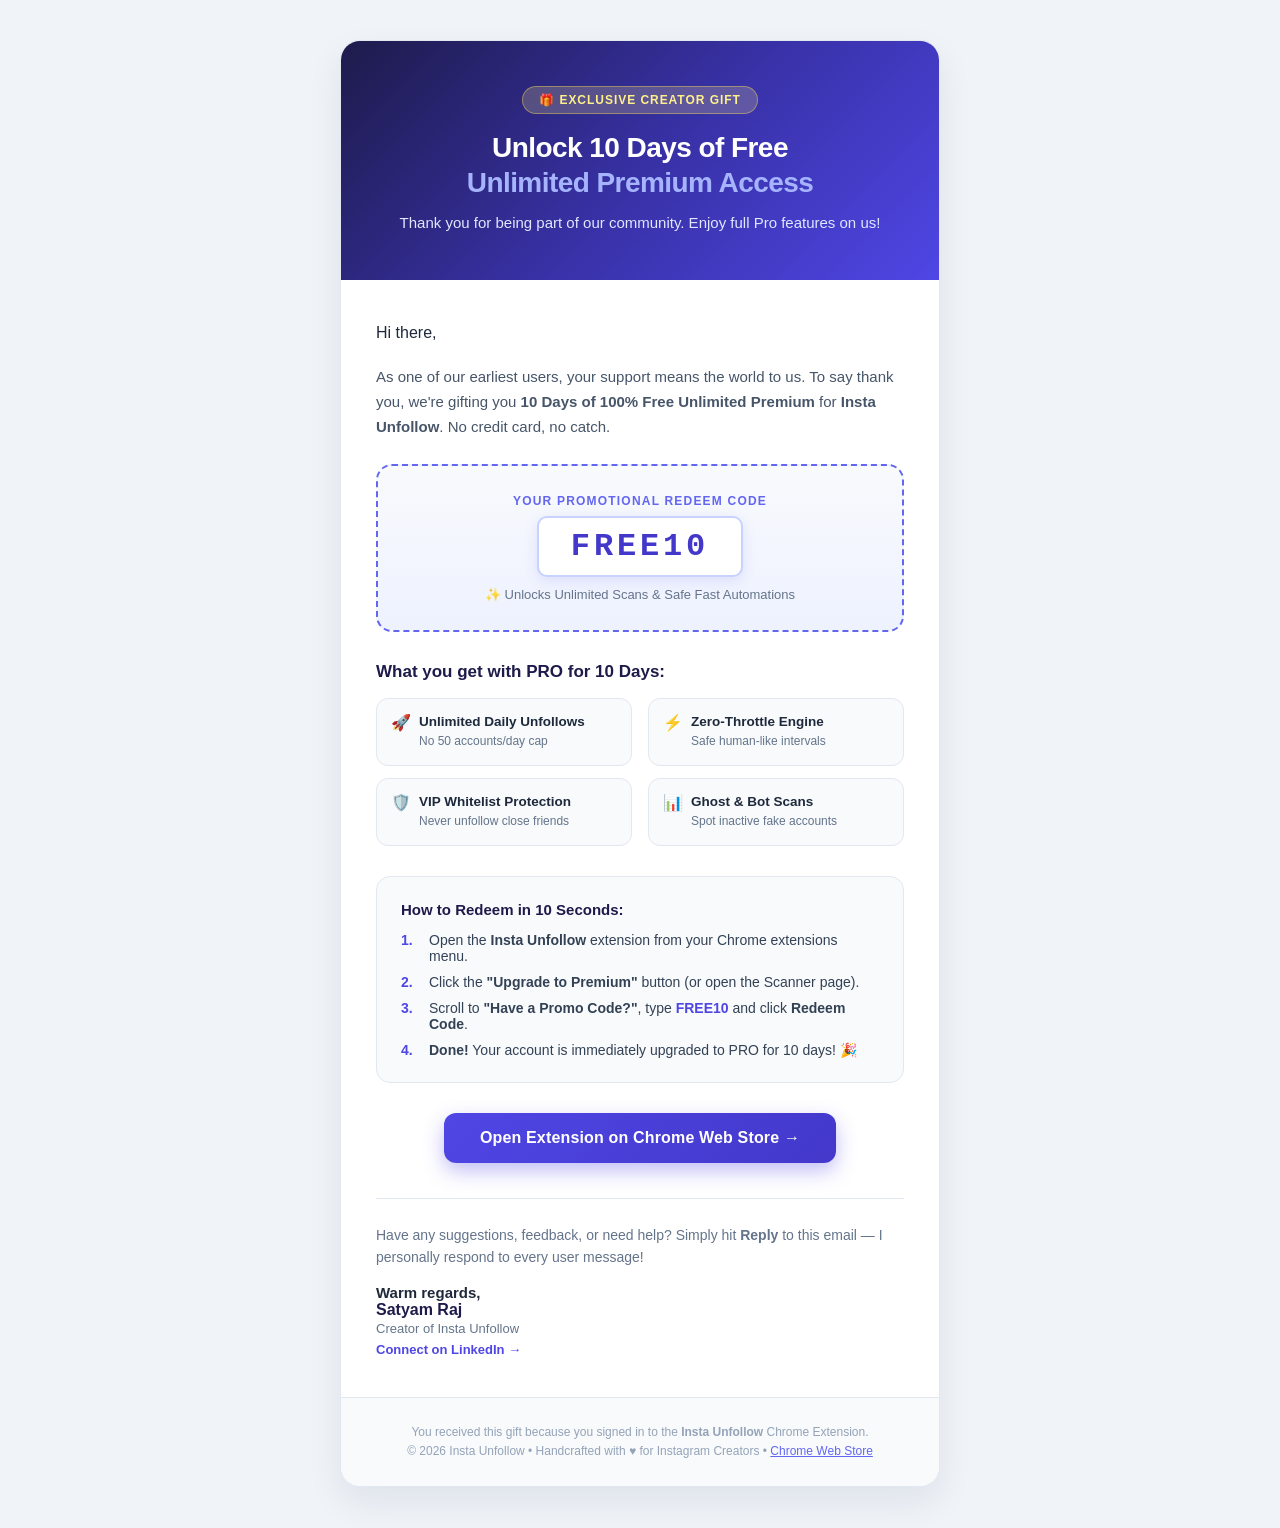
<file: promo-email-template.html>
<!DOCTYPE html>
<html lang="en">
<head>
  <meta charset="UTF-8">
  <meta name="viewport" content="width=device-width, initial-scale=1.0">
  <title>🎁 Special Gift: 10 Days Free Unlimited Premium for Insta Unfollow</title>
</head>
<body style="margin: 0; padding: 0; background-color: #f0f4f8; font-family: -apple-system, BlinkMacSystemFont, 'Segoe UI', Roboto, Helvetica, Arial, sans-serif; -webkit-font-smoothing: antialiased;">

  <!-- Main Container Table -->
  <table width="100%" border="0" cellspacing="0" cellpadding="0" style="background-color: #f0f4f8; padding: 40px 15px;">
    <tr>
      <td align="center">
        
        <!-- Email Box -->
        <table width="100%" border="0" cellspacing="0" cellpadding="0" style="max-width: 600px; background-color: #ffffff; border-radius: 20px; overflow: hidden; box-shadow: 0 15px 35px rgba(30, 27, 75, 0.08); border: 1px solid #e2e8f0;">
          
          <!-- Gradient Header -->
          <tr>
            <td style="background: linear-gradient(135deg, #1e1b4b 0%, #3730a3 50%, #4f46e5 100%); padding: 45px 35px; text-align: center;">
              
              <!-- Tag Pill -->
              <table border="0" cellspacing="0" cellpadding="0" align="center" style="margin-bottom: 16px;">
                <tr>
                  <td style="background-color: rgba(254, 240, 138, 0.2); border: 1px solid rgba(253, 224, 71, 0.4); border-radius: 50px; padding: 6px 16px; color: #fef08a; font-size: 12px; font-weight: 800; letter-spacing: 0.08em; text-transform: uppercase;">
                    🎁 EXCLUSIVE CREATOR GIFT
                  </td>
                </tr>
              </table>

              <h1 style="margin: 0 0 12px 0; color: #ffffff; font-size: 28px; font-weight: 800; letter-spacing: -0.02em; line-height: 1.25;">
                Unlock 10 Days of Free<br><span style="color: #a5b4fc;">Unlimited Premium Access</span>
              </h1>
              <p style="margin: 0; color: #e0e7ff; font-size: 15px; font-weight: 400; line-height: 1.5;">
                Thank you for being part of our community. Enjoy full Pro features on us!
              </p>
            </td>
          </tr>

          <!-- Main Body -->
          <tr>
            <td style="padding: 40px 35px;">
              
              <p style="margin: 0 0 20px 0; font-size: 16px; color: #1e293b; line-height: 1.6;">
                Hi there,
              </p>

              <p style="margin: 0 0 25px 0; font-size: 15px; color: #475569; line-height: 1.65;">
                As one of our earliest users, your support means the world to us. To say thank you, we're gifting you <strong>10 Days of 100% Free Unlimited Premium</strong> for <strong>Insta Unfollow</strong>. No credit card, no catch.
              </p>

              <!-- Promo Code Hero Card -->
              <table width="100%" border="0" cellspacing="0" cellpadding="0" style="margin-bottom: 30px; background: linear-gradient(180deg, #f8fafc 0%, #eef2ff 100%); border: 2px dashed #6366f1; border-radius: 16px;">
                <tr>
                  <td style="padding: 28px 20px; text-align: center;">
                    <span style="display: block; font-size: 12px; font-weight: 700; text-transform: uppercase; letter-spacing: 0.1em; color: #6366f1; margin-bottom: 8px;">
                      Your Promotional Redeem Code
                    </span>
                    <div style="display: inline-block; background-color: #ffffff; border: 2px solid #c7d2fe; border-radius: 10px; padding: 10px 32px; font-family: ui-monospace, 'SF Mono', Menlo, Consolas, monospace; font-size: 32px; font-weight: 800; color: #4338ca; letter-spacing: 0.12em; box-shadow: 0 4px 14px rgba(99, 102, 241, 0.15);">
                      FREE10
                    </div>
                    <span style="display: block; margin-top: 10px; font-size: 13px; color: #64748b; font-weight: 500;">
                      ✨ Unlocks Unlimited Scans & Safe Fast Automations
                    </span>
                  </td>
                </tr>
              </table>

              <!-- What's Included Grid -->
              <h3 style="margin: 0 0 16px 0; font-size: 17px; font-weight: 700; color: #1e1b4b;">
                What you get with PRO for 10 Days:
              </h3>

              <table width="100%" border="0" cellspacing="0" cellpadding="0" style="margin-bottom: 30px;">
                <tr>
                  <td width="50%" style="padding: 0 8px 12px 0;" valign="top">
                    <table width="100%" border="0" cellspacing="0" cellpadding="0" style="background: #f8fafc; border: 1px solid #e2e8f0; border-radius: 12px; padding: 14px;">
                      <tr>
                        <td width="28" valign="top" style="font-size: 16px;">🚀</td>
                        <td style="font-size: 13.5px; font-weight: 600; color: #1e293b; line-height: 1.4;">
                          Unlimited Daily Unfollows<br><span style="font-size: 12px; font-weight: 400; color: #64748b;">No 50 accounts/day cap</span>
                        </td>
                      </tr>
                    </table>
                  </td>
                  <td width="50%" style="padding: 0 0 12px 8px;" valign="top">
                    <table width="100%" border="0" cellspacing="0" cellpadding="0" style="background: #f8fafc; border: 1px solid #e2e8f0; border-radius: 12px; padding: 14px;">
                      <tr>
                        <td width="28" valign="top" style="font-size: 16px;">⚡</td>
                        <td style="font-size: 13.5px; font-weight: 600; color: #1e293b; line-height: 1.4;">
                          Zero-Throttle Engine<br><span style="font-size: 12px; font-weight: 400; color: #64748b;">Safe human-like intervals</span>
                        </td>
                      </tr>
                    </table>
                  </td>
                </tr>
                <tr>
                  <td width="50%" style="padding: 0 8px 0 0;" valign="top">
                    <table width="100%" border="0" cellspacing="0" cellpadding="0" style="background: #f8fafc; border: 1px solid #e2e8f0; border-radius: 12px; padding: 14px;">
                      <tr>
                        <td width="28" valign="top" style="font-size: 16px;">🛡️</td>
                        <td style="font-size: 13.5px; font-weight: 600; color: #1e293b; line-height: 1.4;">
                          VIP Whitelist Protection<br><span style="font-size: 12px; font-weight: 400; color: #64748b;">Never unfollow close friends</span>
                        </td>
                      </tr>
                    </table>
                  </td>
                  <td width="50%" style="padding: 0 0 0 8px;" valign="top">
                    <table width="100%" border="0" cellspacing="0" cellpadding="0" style="background: #f8fafc; border: 1px solid #e2e8f0; border-radius: 12px; padding: 14px;">
                      <tr>
                        <td width="28" valign="top" style="font-size: 16px;">📊</td>
                        <td style="font-size: 13.5px; font-weight: 600; color: #1e293b; line-height: 1.4;">
                          Ghost & Bot Scans<br><span style="font-size: 12px; font-weight: 400; color: #64748b;">Spot inactive fake accounts</span>
                        </td>
                      </tr>
                    </table>
                  </td>
                </tr>
              </table>

              <!-- Steps Section -->
              <table width="100%" border="0" cellspacing="0" cellpadding="0" style="background-color: #f8fafc; border-radius: 14px; border: 1px solid #e2e8f0; margin-bottom: 30px;">
                <tr>
                  <td style="padding: 24px;">
                    <h4 style="margin: 0 0 14px 0; font-size: 15px; font-weight: 700; color: #1e1b4b;">
                      How to Redeem in 10 Seconds:
                    </h4>
                    <table width="100%" border="0" cellspacing="0" cellpadding="0">
                      <tr>
                        <td width="28" valign="top" style="font-size: 14px; font-weight: 700; color: #4f46e5;">1.</td>
                        <td style="padding-bottom: 10px; font-size: 14px; color: #334155;">
                          Open the <strong>Insta Unfollow</strong> extension from your Chrome extensions menu.
                        </td>
                      </tr>
                      <tr>
                        <td width="28" valign="top" style="font-size: 14px; font-weight: 700; color: #4f46e5;">2.</td>
                        <td style="padding-bottom: 10px; font-size: 14px; color: #334155;">
                          Click the <strong>"Upgrade to Premium"</strong> button (or open the Scanner page).
                        </td>
                      </tr>
                      <tr>
                        <td width="28" valign="top" style="font-size: 14px; font-weight: 700; color: #4f46e5;">3.</td>
                        <td style="padding-bottom: 10px; font-size: 14px; color: #334155;">
                          Scroll to <strong>"Have a Promo Code?"</strong>, type <strong style="color: #4f46e5;">FREE10</strong> and click <strong>Redeem Code</strong>.
                        </td>
                      </tr>
                      <tr>
                        <td width="28" valign="top" style="font-size: 14px; font-weight: 700; color: #4f46e5;">4.</td>
                        <td style="font-size: 14px; color: #334155;">
                          <strong>Done!</strong> Your account is immediately upgraded to PRO for 10 days! 🎉
                        </td>
                      </tr>
                    </table>
                  </td>
                </tr>
              </table>

              <!-- Big Vibrant CTA Button -->
              <table width="100%" border="0" cellspacing="0" cellpadding="0" style="margin-bottom: 35px;">
                <tr>
                  <td align="center">
                    <a href="https://chromewebstore.google.com/detail/insta-unfollow-followers/kdlobnohhjkneflmopckfidfekdkokcd" target="_blank" style="display: inline-block; background: linear-gradient(135deg, #4f46e5 0%, #4338ca 100%); color: #ffffff; font-size: 16px; font-weight: 700; text-decoration: none; padding: 16px 36px; border-radius: 12px; box-shadow: 0 8px 20px rgba(79, 70, 229, 0.35); letter-spacing: 0.01em;">
                      Open Extension on Chrome Web Store &rarr;
                    </a>
                  </td>
                </tr>
              </table>

              <!-- Personal Note & Signature -->
              <table width="100%" border="0" cellspacing="0" cellpadding="0" style="border-top: 1px solid #e2e8f0; padding-top: 25px;">
                <tr>
                  <td>
                    <p style="margin: 0 0 15px 0; font-size: 14px; color: #64748b; line-height: 1.6;">
                      Have any suggestions, feedback, or need help? Simply hit <strong>Reply</strong> to this email — I personally respond to every user message!
                    </p>
                    <p style="margin: 0; font-size: 15px; color: #1e293b; font-weight: 600;">
                      Warm regards,<br>
                      <strong style="color: #1e1b4b; font-size: 16px;">Satyam Raj</strong><br>
                      <span style="font-size: 13px; font-weight: 400; color: #64748b;">Creator of Insta Unfollow</span><br>
                      <a href="https://www.linkedin.com/in/satyamraj1" target="_blank" style="display: inline-block; margin-top: 6px; font-size: 13px; color: #4f46e5; text-decoration: none; font-weight: 600;">
                        Connect on LinkedIn &rarr;
                      </a>
                    </p>
                  </td>
                </tr>
              </table>

            </td>
          </tr>

          <!-- Footer -->
          <tr>
            <td style="background-color: #f8fafc; border-top: 1px solid #e2e8f0; padding: 25px 35px; text-align: center; color: #94a3b8; font-size: 12px; line-height: 1.6;">
              You received this gift because you signed in to the <strong>Insta Unfollow</strong> Chrome Extension.<br>
              &copy; 2026 Insta Unfollow &bull; Handcrafted with &hearts; for Instagram Creators &bull; <a href="https://chromewebstore.google.com/detail/insta-unfollow-followers/kdlobnohhjkneflmopckfidfekdkokcd" style="color: #6366f1; text-decoration: underline;">Chrome Web Store</a>
            </td>
          </tr>

        </table>

      </td>
    </tr>
  </table>

</body>
</html>
</file>
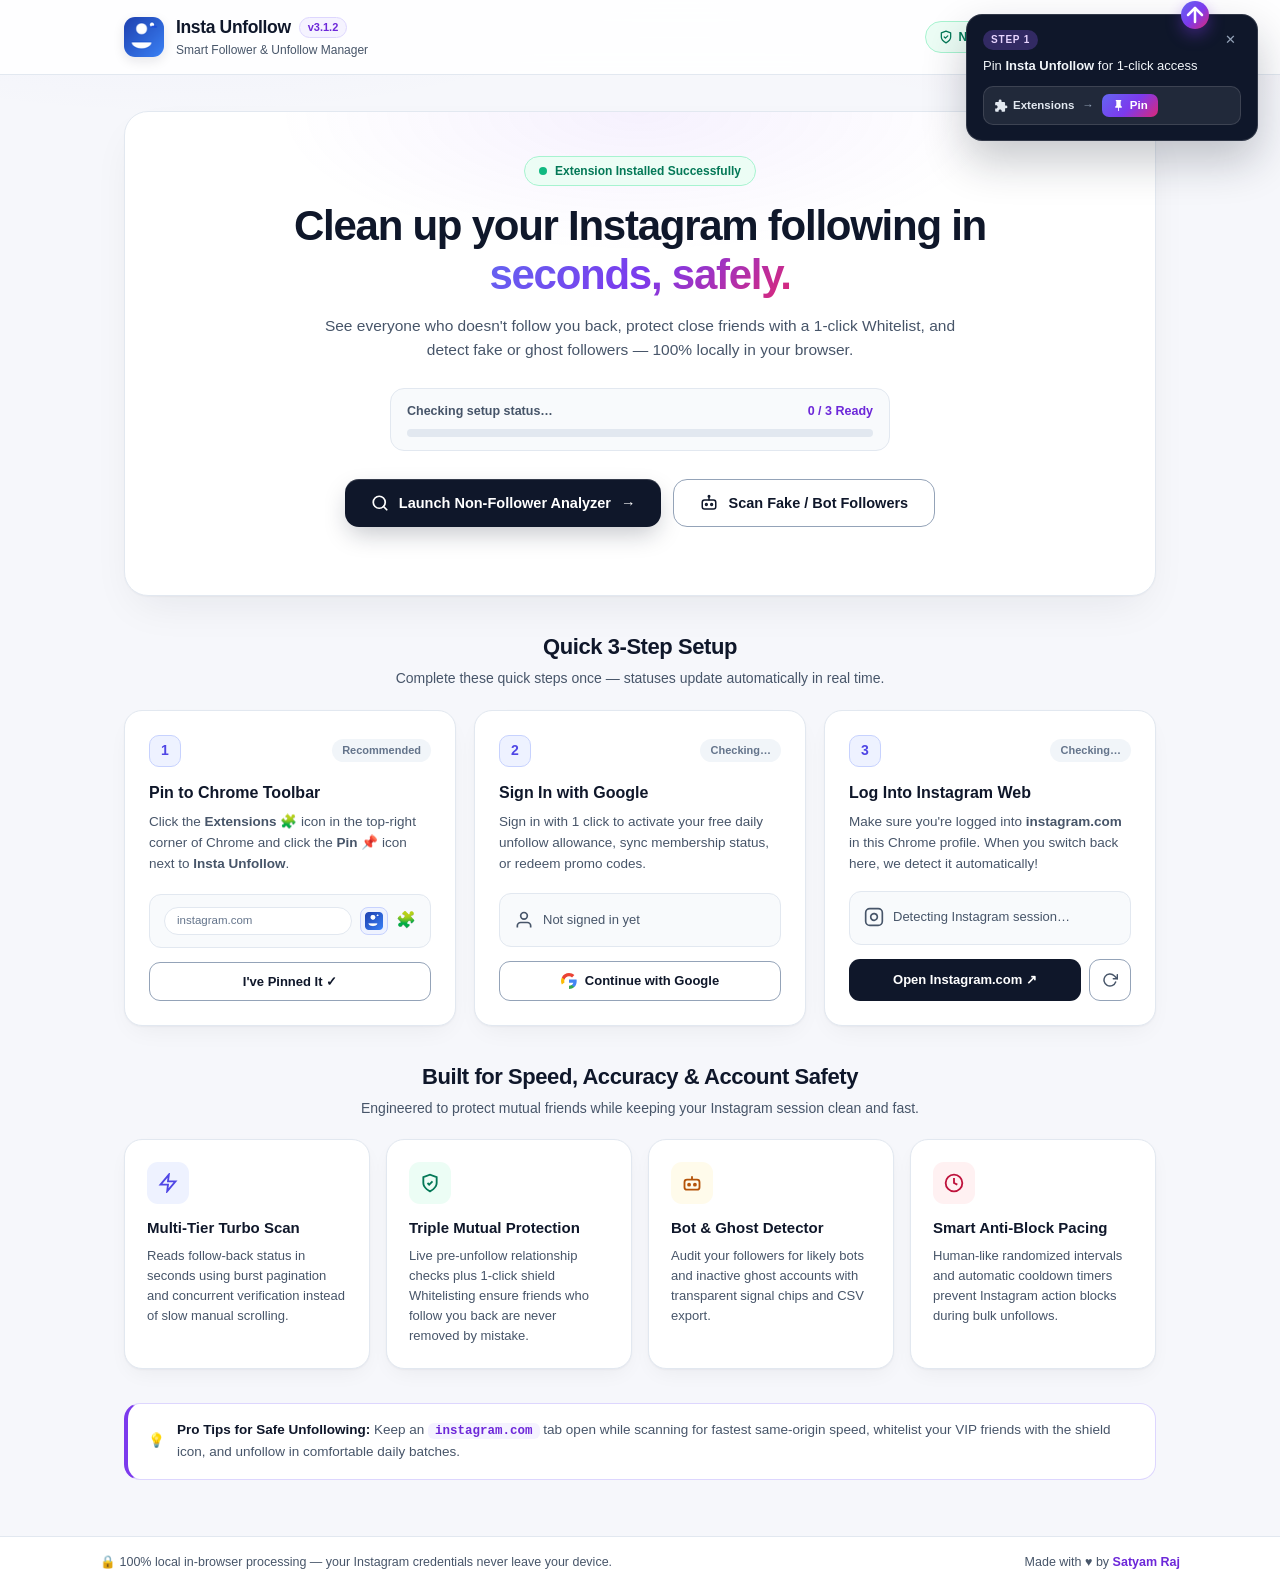
<file: welcome.html>
<!DOCTYPE html>
<html lang="en">
<head>
  <meta charset="UTF-8">
  <meta name="viewport" content="width=device-width, initial-scale=1.0">
  <meta name="referrer" content="no-referrer">
  <title>Welcome to Insta Unfollow — Quick Setup</title>
  <link rel="stylesheet" href="assets/inter/inter.css">
  <link rel="stylesheet" href="welcome.css">
</head>
<body>
  <!-- Floating Top-Right Chrome Toolbar Pin Guide -->
  <aside id="pinCallout" class="pin-callout" aria-label="Pin extension to toolbar">
    <div class="pin-arrow" aria-hidden="true">
      <svg width="24" height="24" viewBox="0 0 24 24" fill="none" stroke="currentColor" stroke-width="2.5" stroke-linecap="round" stroke-linejoin="round">
        <line x1="12" y1="19" x2="12" y2="5"></line>
        <polyline points="5 12 12 5 19 12"></polyline>
      </svg>
    </div>
    <div class="pin-callout-body">
      <div class="pin-callout-top">
        <span class="pin-step-pill">STEP 1</span>
        <button type="button" id="dismissPinCallout" class="pin-dismiss-btn" aria-label="Dismiss pin hint">✕</button>
      </div>
      <p class="pin-callout-title">Pin <strong>Insta Unfollow</strong> for 1-click access</p>
      <div class="toolbar-demo" aria-hidden="true">
        <span class="demo-chip">
          <svg width="14" height="14" viewBox="0 0 24 24" fill="currentColor"><path d="M20.5 11H19V7c0-1.1-.9-2-2-2h-4V3.5a2.5 2.5 0 0 0-5 0V5H4c-1.1 0-1.99.9-1.99 2v3.8H3.5c1.49 0 2.7 1.21 2.7 2.7s-1.21 2.7-2.7 2.7H2V20c0 1.1.9 2 2 2h3.8v-1.5c0-1.49 1.21-2.7 2.7-2.7 1.49 0 2.7 1.21 2.7 2.7V22H17c1.1 0 2-.9 2-2v-4h1.5a2.5 2.5 0 0 0 0-5z"/></svg>
          Extensions
        </span>
        <span class="demo-sep">→</span>
        <span class="demo-chip demo-pin-active">
          <svg width="13" height="13" viewBox="0 0 24 24" fill="currentColor"><path d="M16 12V4h1V2H7v2h1v8l-2 2v2h5.2v6h1.6v-6H18v-2l-2-2z"/></svg>
          Pin
        </span>
      </div>
    </div>
  </aside>

  <!-- Top Navigation Bar -->
  <header class="welcome-nav">
    <div class="nav-inner">
      <div class="brand-group">
        <img src="img/48.png" alt="Insta Unfollow" class="brand-logo">
        <div>
          <div class="brand-title-row">
            <span class="brand-name">Insta Unfollow</span>
            <span id="welcomeVersionBadge" class="version-badge">v3.1.2</span>
          </div>
          <span class="brand-sub">Smart Follower &amp; Unfollow Manager</span>
        </div>
      </div>
      <div class="nav-badges">
        <span class="trust-pill">
          <svg width="14" height="14" viewBox="0 0 24 24" fill="none" stroke="currentColor" stroke-width="2.2" stroke-linecap="round" stroke-linejoin="round"><path d="M12 22s8-4 8-10V5l-8-3-8 3v7c0 6 8 10 8 10z"/><path d="M9 12l2 2 4-4"/></svg>
          No Instagram Password Needed
        </span>
      </div>
    </div>
  </header>

  <main class="welcome-main">
    <!-- Hero Section -->
    <section class="hero-card">
      <div class="hero-badge-row">
        <span class="installed-pill">
          <span class="pulse-dot"></span>
          Extension Installed Successfully
        </span>
      </div>
      <h1 class="hero-title">Clean up your Instagram following in <span class="gradient-text">seconds, safely.</span></h1>
      <p class="hero-subtitle">
        See everyone who doesn't follow you back, protect close friends with a 1-click Whitelist, and detect fake or ghost followers — 100% locally in your browser.
      </p>

      <!-- Live Readiness Bar -->
      <div class="readiness-bar-wrap">
        <div class="readiness-header">
          <span id="readinessLabel" class="readiness-label">Checking setup status…</span>
          <span id="readinessFraction" class="readiness-count">0 / 3 Ready</span>
        </div>
        <div class="readiness-track" role="progressbar" aria-valuemin="0" aria-valuemax="3" aria-valuenow="0" id="readinessProgress">
          <div id="readinessFill" class="readiness-fill"></div>
        </div>
      </div>

      <!-- Primary Hero Actions -->
      <div class="hero-actions">
        <button type="button" id="heroLaunchAnalyzerBtn" class="cta-primary">
          <svg width="18" height="18" viewBox="0 0 24 24" fill="none" stroke="currentColor" stroke-width="2.3" stroke-linecap="round" stroke-linejoin="round">
            <circle cx="11" cy="11" r="8"></circle>
            <line x1="21" y1="21" x2="16.65" y2="16.65"></line>
          </svg>
          <span id="heroLaunchText">Launch Non-Follower Analyzer</span>
          <span class="cta-arrow">→</span>
        </button>
        <button type="button" id="heroBotScanBtn" class="cta-secondary">
          <svg width="18" height="18" viewBox="0 0 24 24" fill="none" stroke="currentColor" stroke-width="2" stroke-linecap="round" stroke-linejoin="round">
            <rect x="3" y="8" width="18" height="12" rx="3"></rect>
            <path d="M12 8V4"></path><circle cx="12" cy="3" r="1"></circle>
            <circle cx="8.5" cy="14" r="1.2"></circle><circle cx="15.5" cy="14" r="1.2"></circle>
          </svg>
          <span>Scan Fake / Bot Followers</span>
        </button>
      </div>
      <p id="heroActionFeedback" class="hero-feedback" role="status" aria-live="polite"></p>
    </section>

    <!-- Interactive 3-Step Setup Grid -->
    <section class="steps-section" aria-labelledby="stepsHeading">
      <div class="section-head">
        <h2 id="stepsHeading">Quick 3-Step Setup</h2>
        <p>Complete these quick steps once — statuses update automatically in real time.</p>
      </div>

      <div class="steps-grid">
        <!-- Step 1: Pin Extension -->
        <article id="stepCardPin" class="step-card">
          <div class="step-top">
            <span class="step-num">1</span>
            <span id="stepPinBadge" class="status-pill pending">Recommended</span>
          </div>
          <h3>Pin to Chrome Toolbar</h3>
          <p>Click the <strong>Extensions 🧩</strong> icon in the top-right corner of Chrome and click the <strong>Pin 📌</strong> icon next to <strong>Insta Unfollow</strong>.</p>
          <div class="step-visual-box">
            <div class="mock-browser-bar">
              <div class="mock-url">instagram.com</div>
              <div class="mock-ext-icon" title="Insta Unfollow Pinned">
                <img src="img/32.png" alt="">
              </div>
              <div class="mock-puzzle" title="Chrome Extensions">🧩</div>
            </div>
          </div>
          <div class="step-footer">
            <button type="button" id="markPinnedBtn" class="step-btn outline">
              <span id="markPinnedText">I've Pinned It ✓</span>
            </button>
          </div>
        </article>

        <!-- Step 2: Google Account Sign-In -->
        <article id="stepCardGoogle" class="step-card">
          <div class="step-top">
            <span class="step-num">2</span>
            <span id="stepGoogleBadge" class="status-pill pending">Checking…</span>
          </div>
          <h3>Sign In with Google</h3>
          <p>Sign in with 1 click to activate your free daily unfollow allowance, sync membership status, or redeem promo codes.</p>
          <div id="googleAccountBox" class="account-preview-box">
            <div class="account-placeholder">
              <svg width="20" height="20" viewBox="0 0 24 24" fill="none" stroke="currentColor" stroke-width="2"><path d="M20 21v-2a4 4 0 0 0-4-4H8a4 4 0 0 0-4 4v2"/><circle cx="12" cy="7" r="4"/></svg>
              <span>Not signed in yet</span>
            </div>
          </div>
          <div class="step-footer">
            <button type="button" id="welcomeGoogleBtn" class="step-btn google">
              <svg width="16" height="16" viewBox="0 0 18 18" aria-hidden="true">
                <path fill="#4285F4" d="M17.64 9.2c0-.637-.057-1.251-.164-1.84H9v3.481h4.844c-.209 1.125-.843 2.078-1.796 2.717v2.258h2.908c1.702-1.567 2.684-3.874 2.684-6.615z"/>
                <path fill="#34A853" d="M9 18c2.43 0 4.467-.806 5.956-2.184l-2.908-2.258c-.806.54-1.837.86-3.048.86-4.328-1.584-5.036-3.711H.957v2.332C2.438 15.983 5.482 18 9 18z"/>
                <path fill="#FBBC05" d="M3.964 10.707c-.18-.54-.282-1.117-.282-1.707s.102-1.167.282-1.707V4.961H.957C.347 6.192 0 7.56 0 9s.348 2.808.957 4.039l3.007-2.332z"/>
                <path fill="#EA4335" d="M9 3.58c1.321 0 2.508.454 3.44 1.345l2.582-2.58C13.463.891 11.426 0 9 0 5.482 0 2.438 2.017.957 4.961L3.964 7.293C4.672 5.166 6.656 3.58 9 3.58z"/>
              </svg>
              <span id="welcomeGoogleBtnText">Continue with Google</span>
            </button>
          </div>
        </article>

        <!-- Step 3: Active Instagram Session -->
        <article id="stepCardIg" class="step-card">
          <div class="step-top">
            <span class="step-num">3</span>
            <span id="stepIgBadge" class="status-pill pending">Checking…</span>
          </div>
          <h3>Log Into Instagram Web</h3>
          <p>Make sure you're logged into <strong>instagram.com</strong> in this Chrome profile. When you switch back here, we detect it automatically!</p>
          <div id="igAccountBox" class="account-preview-box">
            <div class="account-placeholder">
              <svg width="20" height="20" viewBox="0 0 24 24" fill="none" stroke="currentColor" stroke-width="2"><rect x="2" y="2" width="20" height="20" rx="5" ry="5"/><path d="M16 11.37A4 4 0 1 1 12.63 8 4 4 0 0 1 16 11.37z"/><line x1="17.5" y1="6.5" x2="17.51" y2="6.5"/></svg>
              <span>Detecting Instagram session…</span>
            </div>
          </div>
          <div class="step-footer step-footer-dual">
            <a href="https://www.instagram.com/" target="_blank" rel="noopener noreferrer" id="openIgBtn" class="step-btn indigo">
              <span>Open Instagram.com ↗</span>
            </a>
            <button type="button" id="recheckIgBtn" class="step-btn icon-only" title="Re-check Instagram session" aria-label="Re-check Instagram session">
              <svg width="16" height="16" viewBox="0 0 24 24" fill="none" stroke="currentColor" stroke-width="2.2" stroke-linecap="round" stroke-linejoin="round"><polyline points="23 4 23 10 17 10"/><path d="M20.49 15a9 9 0 1 1-2.12-9.36L23 10"/></svg>
            </button>
          </div>
        </article>
      </div>
    </section>

    <!-- Feature Bento Grid -->
    <section class="features-section" aria-labelledby="featuresHeading">
      <div class="section-head">
        <h2 id="featuresHeading">Built for Speed, Accuracy &amp; Account Safety</h2>
        <p>Engineered to protect mutual friends while keeping your Instagram session clean and fast.</p>
      </div>

      <div class="features-grid">
        <div class="feature-card">
          <div class="feature-icon indigo">
            <svg width="20" height="20" viewBox="0 0 24 24" fill="none" stroke="currentColor" stroke-width="2.2"><polygon points="13 2 3 14 12 14 11 22 21 10 12 10 13 2"/></svg>
          </div>
          <h3>Multi-Tier Turbo Scan</h3>
          <p>Reads follow-back status in seconds using burst pagination and concurrent verification instead of slow manual scrolling.</p>
        </div>

        <div class="feature-card">
          <div class="feature-icon emerald">
            <svg width="20" height="20" viewBox="0 0 24 24" fill="none" stroke="currentColor" stroke-width="2.2"><path d="M12 22s8-4 8-10V5l-8-3-8 3v7c0 6 8 10 8 10z"/><path d="M9 12l2 2 4-4"/></svg>
          </div>
          <h3>Triple Mutual Protection</h3>
          <p>Live pre-unfollow relationship checks plus 1-click shield Whitelisting ensure friends who follow you back are never removed by mistake.</p>
        </div>

        <div class="feature-card">
          <div class="feature-icon amber">
            <svg width="20" height="20" viewBox="0 0 24 24" fill="none" stroke="currentColor" stroke-width="2.2"><rect x="3" y="8" width="18" height="12" rx="3"/><path d="M12 8V4"/><circle cx="8.5" cy="14" r="1.2"/><circle cx="15.5" cy="14" r="1.2"/></svg>
          </div>
          <h3>Bot &amp; Ghost Detector</h3>
          <p>Audit your followers for likely bots and inactive ghost accounts with transparent signal chips and CSV export.</p>
        </div>

        <div class="feature-card">
          <div class="feature-icon rose">
            <svg width="20" height="20" viewBox="0 0 24 24" fill="none" stroke="currentColor" stroke-width="2.2"><circle cx="12" cy="12" r="10"/><polyline points="12 6 12 12 16 14"/></svg>
          </div>
          <h3>Smart Anti-Block Pacing</h3>
          <p>Human-like randomized intervals and automatic cooldown timers prevent Instagram action blocks during bulk unfollows.</p>
        </div>
      </div>
    </section>

    <!-- Best Practices Safety Strip -->
    <section class="safety-banner">
      <div class="safety-icon" aria-hidden="true">💡</div>
      <div class="safety-text">
        <strong>Pro Tips for Safe Unfollowing:</strong>
        Keep an <code>instagram.com</code> tab open while scanning for fastest same-origin speed, whitelist your VIP friends with the shield icon, and unfollow in comfortable daily batches.
      </div>
    </section>
  </main>

  <footer class="welcome-footer">
    <div class="footer-inner">
      <span>🔒 100% local in-browser processing — your Instagram credentials never leave your device.</span>
      <span>Made with ♥ by <a href="https://www.linkedin.com/in/satyamraj1" target="_blank" rel="noopener noreferrer">Satyam Raj</a></span>
    </div>
  </footer>

  <script src="ig-session.js"></script>
  <script src="welcome.js"></script>
</body>
</html>
</file>
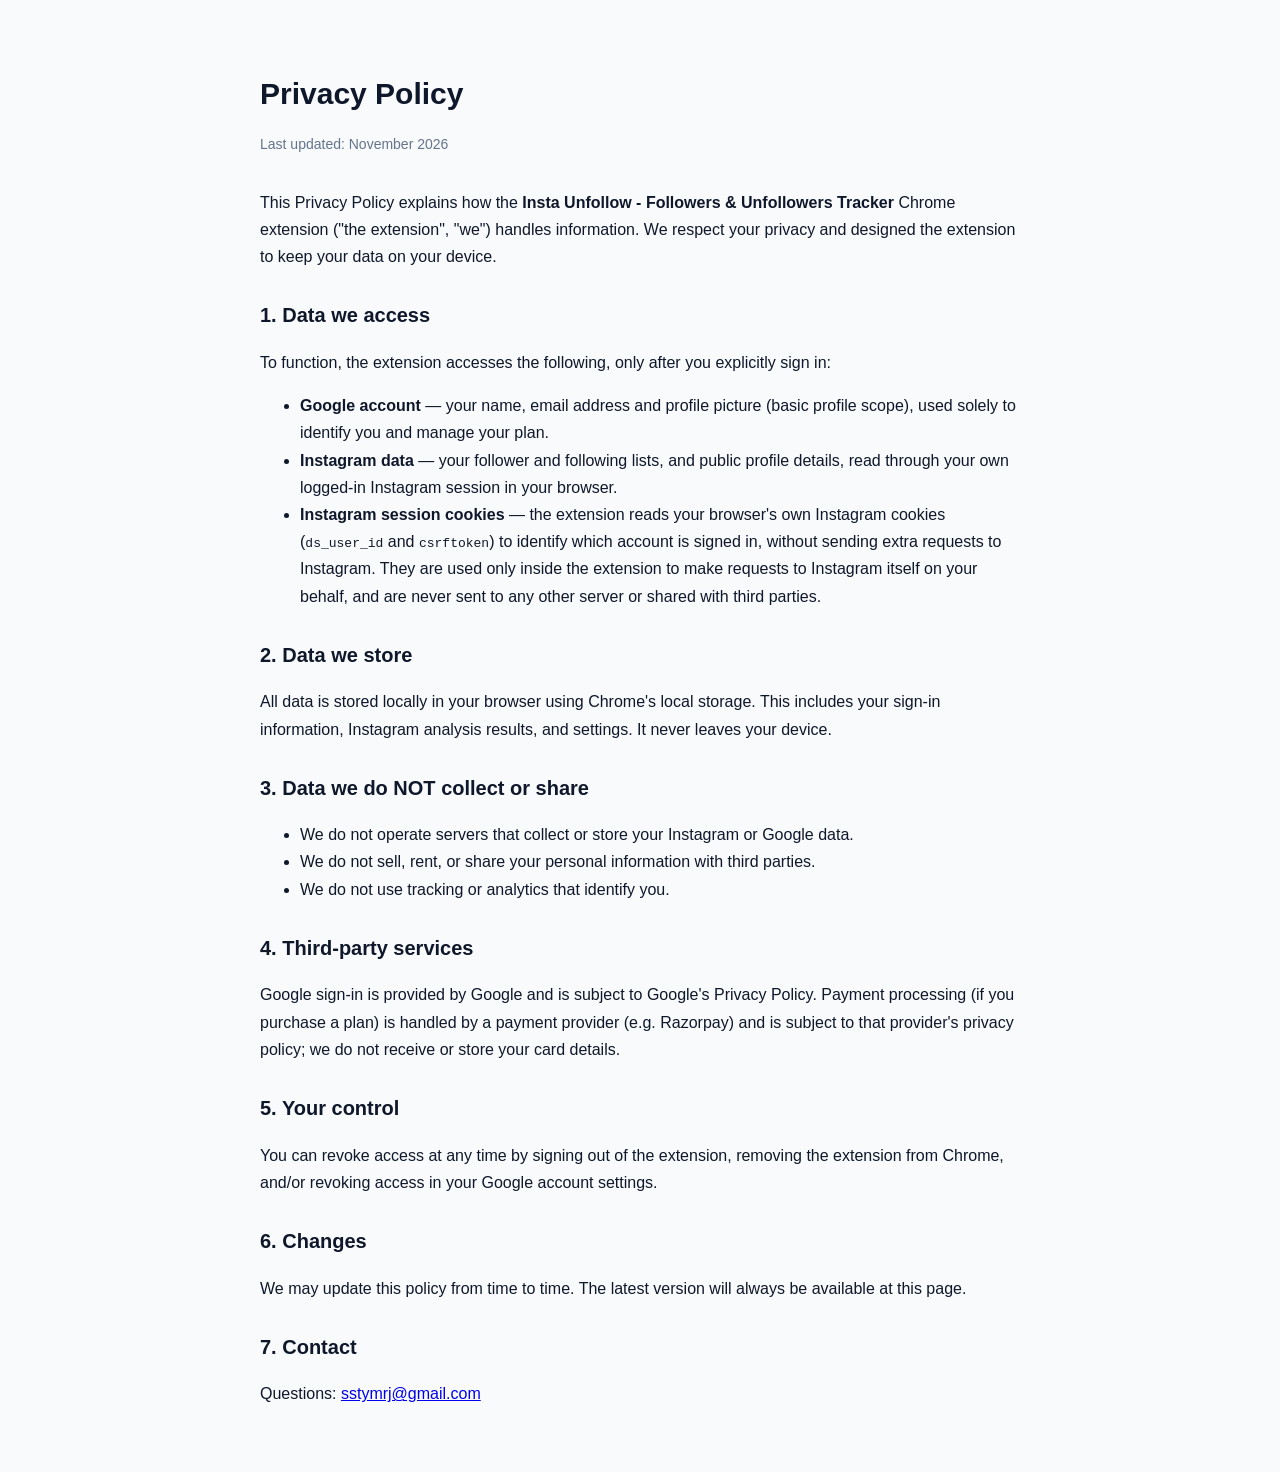
<file: website/privacy.html>
<!DOCTYPE html>
<html lang="en">
<head>
  <meta charset="UTF-8">
  <meta name="viewport" content="width=device-width, initial-scale=1.0">
  <title>Privacy Policy - Insta Unfollow</title>
  <style>
    body { margin: 0; font-family: -apple-system, BlinkMacSystemFont, "Segoe UI", Roboto, Helvetica, Arial, sans-serif; background: #f8fafc; color: #0f172a; line-height: 1.7; }
    .wrap { max-width: 760px; margin: 0 auto; padding: 48px 24px; }
    h1 { font-size: 30px; margin-bottom: 4px; }
    .updated { color: #64748b; font-size: 14px; margin-bottom: 32px; }
    h2 { font-size: 20px; margin-top: 28px; }
  </style>
</head>
<body>
  <div class="wrap">
    <h1>Privacy Policy</h1>
    <p class="updated">Last updated: November 2026</p>

    <p>This Privacy Policy explains how the <strong>Insta Unfollow - Followers &amp; Unfollowers Tracker</strong> Chrome extension ("the extension", "we") handles information. We respect your privacy and designed the extension to keep your data on your device.</p>

    <h2>1. Data we access</h2>
    <p>To function, the extension accesses the following, only after you explicitly sign in:</p>
    <ul>
      <li><strong>Google account</strong> — your name, email address and profile picture (basic profile scope), used solely to identify you and manage your plan.</li>
      <li><strong>Instagram data</strong> — your follower and following lists, and public profile details, read through your own logged-in Instagram session in your browser.</li>
      <li><strong>Instagram session cookies</strong> — the extension reads your browser's own Instagram cookies (<code>ds_user_id</code> and <code>csrftoken</code>) to identify which account is signed in, without sending extra requests to Instagram. They are used only inside the extension to make requests to Instagram itself on your behalf, and are never sent to any other server or shared with third parties.</li>
    </ul>

    <h2>2. Data we store</h2>
    <p>All data is stored locally in your browser using Chrome's local storage. This includes your sign-in information, Instagram analysis results, and settings. It never leaves your device.</p>

    <h2>3. Data we do NOT collect or share</h2>
    <ul>
      <li>We do not operate servers that collect or store your Instagram or Google data.</li>
      <li>We do not sell, rent, or share your personal information with third parties.</li>
      <li>We do not use tracking or analytics that identify you.</li>
    </ul>

    <h2>4. Third-party services</h2>
    <p>Google sign-in is provided by Google and is subject to Google's Privacy Policy. Payment processing (if you purchase a plan) is handled by a payment provider (e.g. Razorpay) and is subject to that provider's privacy policy; we do not receive or store your card details.</p>

    <h2>5. Your control</h2>
    <p>You can revoke access at any time by signing out of the extension, removing the extension from Chrome, and/or revoking access in your Google account settings.</p>

    <h2>6. Changes</h2>
    <p>We may update this policy from time to time. The latest version will always be available at this page.</p>

    <h2>7. Contact</h2>
    <p>Questions: <a href="mailto:sstymrj@gmail.com">sstymrj@gmail.com</a></p>
  </div>
</body>
</html>
</file>
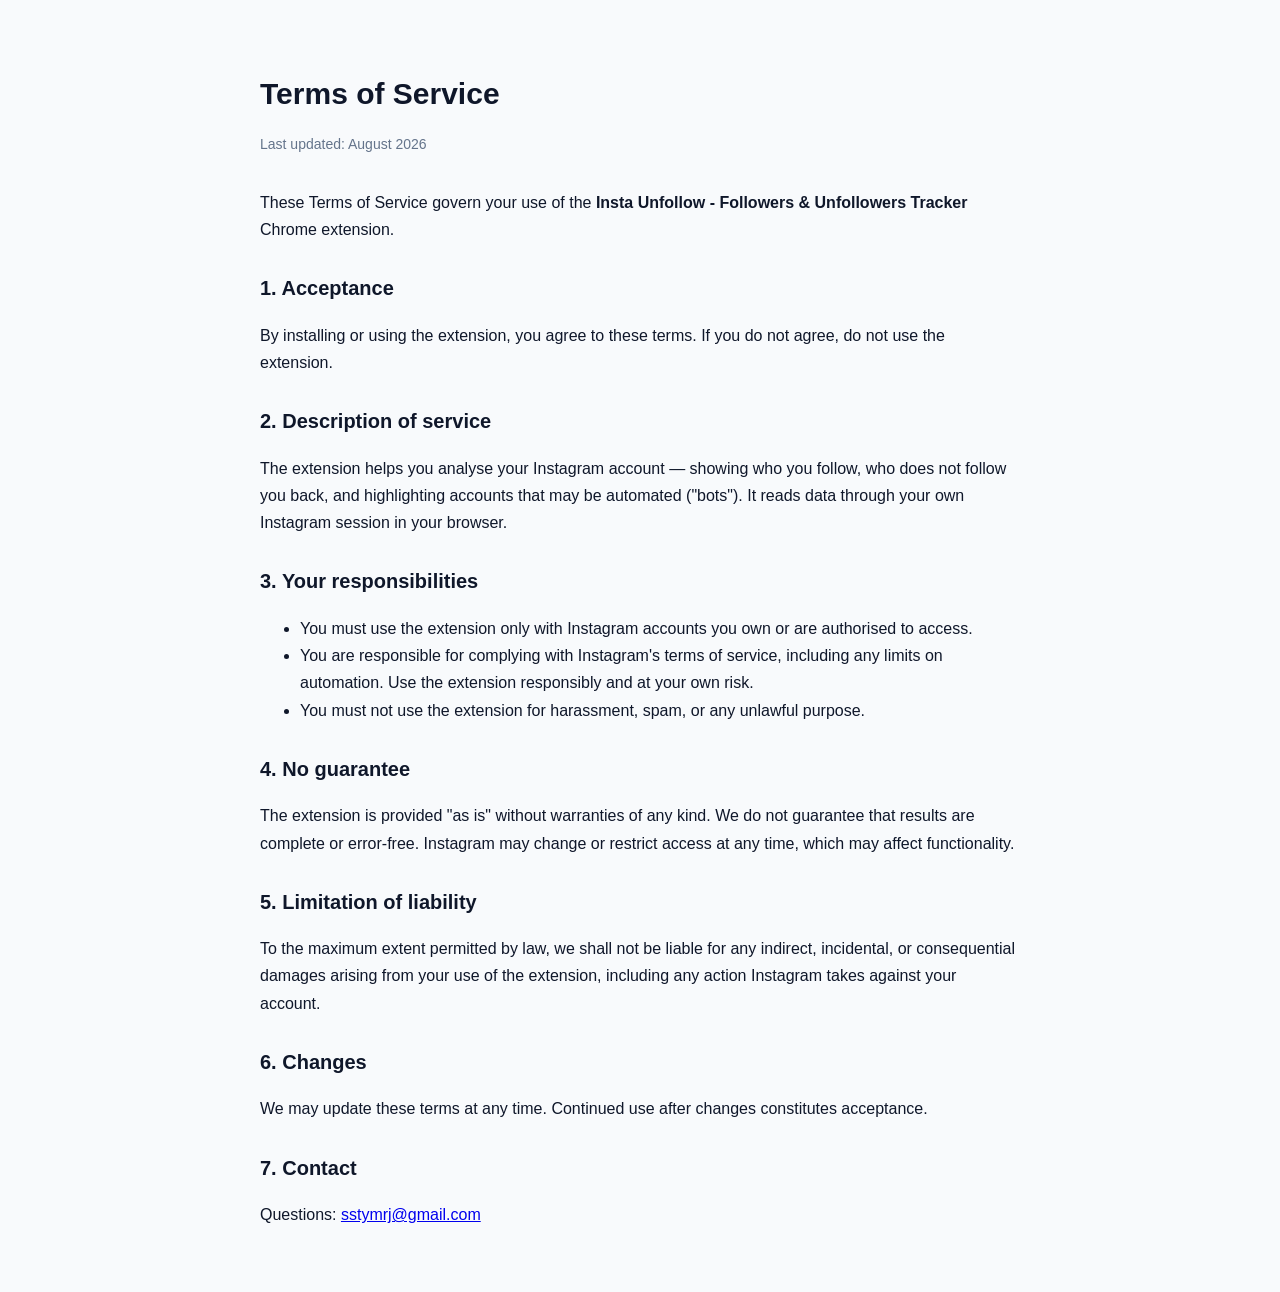
<file: website/terms.html>
<!DOCTYPE html>
<html lang="en">
<head>
  <meta charset="UTF-8">
  <meta name="viewport" content="width=device-width, initial-scale=1.0">
  <title>Terms of Service - Insta Unfollow</title>
  <style>
    body { margin: 0; font-family: -apple-system, BlinkMacSystemFont, "Segoe UI", Roboto, Helvetica, Arial, sans-serif; background: #f8fafc; color: #0f172a; line-height: 1.7; }
    .wrap { max-width: 760px; margin: 0 auto; padding: 48px 24px; }
    h1 { font-size: 30px; margin-bottom: 4px; }
    .updated { color: #64748b; font-size: 14px; margin-bottom: 32px; }
    h2 { font-size: 20px; margin-top: 28px; }
  </style>
</head>
<body>
  <div class="wrap">
    <h1>Terms of Service</h1>
    <p class="updated">Last updated: August 2026</p>

    <p>These Terms of Service govern your use of the <strong>Insta Unfollow - Followers &amp; Unfollowers Tracker</strong> Chrome extension.</p>

    <h2>1. Acceptance</h2>
    <p>By installing or using the extension, you agree to these terms. If you do not agree, do not use the extension.</p>

    <h2>2. Description of service</h2>
    <p>The extension helps you analyse your Instagram account — showing who you follow, who does not follow you back, and highlighting accounts that may be automated ("bots"). It reads data through your own Instagram session in your browser.</p>

    <h2>3. Your responsibilities</h2>
    <ul>
      <li>You must use the extension only with Instagram accounts you own or are authorised to access.</li>
      <li>You are responsible for complying with Instagram's terms of service, including any limits on automation. Use the extension responsibly and at your own risk.</li>
      <li>You must not use the extension for harassment, spam, or any unlawful purpose.</li>
    </ul>

    <h2>4. No guarantee</h2>
    <p>The extension is provided "as is" without warranties of any kind. We do not guarantee that results are complete or error-free. Instagram may change or restrict access at any time, which may affect functionality.</p>

    <h2>5. Limitation of liability</h2>
    <p>To the maximum extent permitted by law, we shall not be liable for any indirect, incidental, or consequential damages arising from your use of the extension, including any action Instagram takes against your account.</p>

    <h2>6. Changes</h2>
    <p>We may update these terms at any time. Continued use after changes constitutes acceptance.</p>

    <h2>7. Contact</h2>
    <p>Questions: <a href="mailto:sstymrj@gmail.com">sstymrj@gmail.com</a></p>
  </div>
</body>
</html>
</file>
<file: assets/inter/inter.css>
/* cyrillic-ext */
@font-face {
  font-family: 'Inter Tight';
  font-style: normal;
  font-weight: 400;
  font-display: swap;
  src: url(fonts/NGSwv5HMAFg6IuGlBNMjxLsK8ah8QA.woff2) format('woff2');
  unicode-range: U+0460-052F, U+1C80-1C8A, U+20B4, U+2DE0-2DFF, U+A640-A69F, U+FE2E-FE2F;
}
/* cyrillic */
@font-face {
  font-family: 'Inter Tight';
  font-style: normal;
  font-weight: 400;
  font-display: swap;
  src: url(fonts/NGSwv5HMAFg6IuGlBNMjxLsD8ah8QA.woff2) format('woff2');
  unicode-range: U+0301, U+0400-045F, U+0490-0491, U+04B0-04B1, U+2116;
}
/* greek-ext */
@font-face {
  font-family: 'Inter Tight';
  font-style: normal;
  font-weight: 400;
  font-display: swap;
  src: url(fonts/NGSwv5HMAFg6IuGlBNMjxLsL8ah8QA.woff2) format('woff2');
  unicode-range: U+1F00-1FFF;
}
/* greek */
@font-face {
  font-family: 'Inter Tight';
  font-style: normal;
  font-weight: 400;
  font-display: swap;
  src: url(fonts/NGSwv5HMAFg6IuGlBNMjxLsE8ah8QA.woff2) format('woff2');
  unicode-range: U+0370-0377, U+037A-037F, U+0384-038A, U+038C, U+038E-03A1, U+03A3-03FF;
}
/* vietnamese */
@font-face {
  font-family: 'Inter Tight';
  font-style: normal;
  font-weight: 400;
  font-display: swap;
  src: url(fonts/NGSwv5HMAFg6IuGlBNMjxLsI8ah8QA.woff2) format('woff2');
  unicode-range: U+0102-0103, U+0110-0111, U+0128-0129, U+0168-0169, U+01A0-01A1, U+01AF-01B0, U+0300-0301, U+0303-0304, U+0308-0309, U+0323, U+0329, U+1EA0-1EF9, U+20AB;
}
/* latin-ext */
@font-face {
  font-family: 'Inter Tight';
  font-style: normal;
  font-weight: 400;
  font-display: swap;
  src: url(fonts/NGSwv5HMAFg6IuGlBNMjxLsJ8ah8QA.woff2) format('woff2');
  unicode-range: U+0100-02BA, U+02BD-02C5, U+02C7-02CC, U+02CE-02D7, U+02DD-02FF, U+0304, U+0308, U+0329, U+1D00-1DBF, U+1E00-1E9F, U+1EF2-1EFF, U+2020, U+20A0-20AB, U+20AD-20C0, U+2113, U+2C60-2C7F, U+A720-A7FF;
}
/* latin */
@font-face {
  font-family: 'Inter Tight';
  font-style: normal;
  font-weight: 400;
  font-display: swap;
  src: url(fonts/NGSwv5HMAFg6IuGlBNMjxLsH8ag.woff2) format('woff2');
  unicode-range: U+0000-00FF, U+0131, U+0152-0153, U+02BB-02BC, U+02C6, U+02DA, U+02DC, U+0304, U+0308, U+0329, U+2000-206F, U+20AC, U+2122, U+2191, U+2193, U+2212, U+2215, U+FEFF, U+FFFD;
}
/* cyrillic-ext */
@font-face {
  font-family: 'Inter Tight';
  font-style: normal;
  font-weight: 500;
  font-display: swap;
  src: url(fonts/NGSwv5HMAFg6IuGlBNMjxLsK8ah8QA.woff2) format('woff2');
  unicode-range: U+0460-052F, U+1C80-1C8A, U+20B4, U+2DE0-2DFF, U+A640-A69F, U+FE2E-FE2F;
}
/* cyrillic */
@font-face {
  font-family: 'Inter Tight';
  font-style: normal;
  font-weight: 500;
  font-display: swap;
  src: url(fonts/NGSwv5HMAFg6IuGlBNMjxLsD8ah8QA.woff2) format('woff2');
  unicode-range: U+0301, U+0400-045F, U+0490-0491, U+04B0-04B1, U+2116;
}
/* greek-ext */
@font-face {
  font-family: 'Inter Tight';
  font-style: normal;
  font-weight: 500;
  font-display: swap;
  src: url(fonts/NGSwv5HMAFg6IuGlBNMjxLsL8ah8QA.woff2) format('woff2');
  unicode-range: U+1F00-1FFF;
}
/* greek */
@font-face {
  font-family: 'Inter Tight';
  font-style: normal;
  font-weight: 500;
  font-display: swap;
  src: url(fonts/NGSwv5HMAFg6IuGlBNMjxLsE8ah8QA.woff2) format('woff2');
  unicode-range: U+0370-0377, U+037A-037F, U+0384-038A, U+038C, U+038E-03A1, U+03A3-03FF;
}
/* vietnamese */
@font-face {
  font-family: 'Inter Tight';
  font-style: normal;
  font-weight: 500;
  font-display: swap;
  src: url(fonts/NGSwv5HMAFg6IuGlBNMjxLsI8ah8QA.woff2) format('woff2');
  unicode-range: U+0102-0103, U+0110-0111, U+0128-0129, U+0168-0169, U+01A0-01A1, U+01AF-01B0, U+0300-0301, U+0303-0304, U+0308-0309, U+0323, U+0329, U+1EA0-1EF9, U+20AB;
}
/* latin-ext */
@font-face {
  font-family: 'Inter Tight';
  font-style: normal;
  font-weight: 500;
  font-display: swap;
  src: url(fonts/NGSwv5HMAFg6IuGlBNMjxLsJ8ah8QA.woff2) format('woff2');
  unicode-range: U+0100-02BA, U+02BD-02C5, U+02C7-02CC, U+02CE-02D7, U+02DD-02FF, U+0304, U+0308, U+0329, U+1D00-1DBF, U+1E00-1E9F, U+1EF2-1EFF, U+2020, U+20A0-20AB, U+20AD-20C0, U+2113, U+2C60-2C7F, U+A720-A7FF;
}
/* latin */
@font-face {
  font-family: 'Inter Tight';
  font-style: normal;
  font-weight: 500;
  font-display: swap;
  src: url(fonts/NGSwv5HMAFg6IuGlBNMjxLsH8ag.woff2) format('woff2');
  unicode-range: U+0000-00FF, U+0131, U+0152-0153, U+02BB-02BC, U+02C6, U+02DA, U+02DC, U+0304, U+0308, U+0329, U+2000-206F, U+20AC, U+2122, U+2191, U+2193, U+2212, U+2215, U+FEFF, U+FFFD;
}
/* cyrillic-ext */
@font-face {
  font-family: 'Inter Tight';
  font-style: normal;
  font-weight: 600;
  font-display: swap;
  src: url(fonts/NGSwv5HMAFg6IuGlBNMjxLsK8ah8QA.woff2) format('woff2');
  unicode-range: U+0460-052F, U+1C80-1C8A, U+20B4, U+2DE0-2DFF, U+A640-A69F, U+FE2E-FE2F;
}
/* cyrillic */
@font-face {
  font-family: 'Inter Tight';
  font-style: normal;
  font-weight: 600;
  font-display: swap;
  src: url(fonts/NGSwv5HMAFg6IuGlBNMjxLsD8ah8QA.woff2) format('woff2');
  unicode-range: U+0301, U+0400-045F, U+0490-0491, U+04B0-04B1, U+2116;
}
/* greek-ext */
@font-face {
  font-family: 'Inter Tight';
  font-style: normal;
  font-weight: 600;
  font-display: swap;
  src: url(fonts/NGSwv5HMAFg6IuGlBNMjxLsL8ah8QA.woff2) format('woff2');
  unicode-range: U+1F00-1FFF;
}
/* greek */
@font-face {
  font-family: 'Inter Tight';
  font-style: normal;
  font-weight: 600;
  font-display: swap;
  src: url(fonts/NGSwv5HMAFg6IuGlBNMjxLsE8ah8QA.woff2) format('woff2');
  unicode-range: U+0370-0377, U+037A-037F, U+0384-038A, U+038C, U+038E-03A1, U+03A3-03FF;
}
/* vietnamese */
@font-face {
  font-family: 'Inter Tight';
  font-style: normal;
  font-weight: 600;
  font-display: swap;
  src: url(fonts/NGSwv5HMAFg6IuGlBNMjxLsI8ah8QA.woff2) format('woff2');
  unicode-range: U+0102-0103, U+0110-0111, U+0128-0129, U+0168-0169, U+01A0-01A1, U+01AF-01B0, U+0300-0301, U+0303-0304, U+0308-0309, U+0323, U+0329, U+1EA0-1EF9, U+20AB;
}
/* latin-ext */
@font-face {
  font-family: 'Inter Tight';
  font-style: normal;
  font-weight: 600;
  font-display: swap;
  src: url(fonts/NGSwv5HMAFg6IuGlBNMjxLsJ8ah8QA.woff2) format('woff2');
  unicode-range: U+0100-02BA, U+02BD-02C5, U+02C7-02CC, U+02CE-02D7, U+02DD-02FF, U+0304, U+0308, U+0329, U+1D00-1DBF, U+1E00-1E9F, U+1EF2-1EFF, U+2020, U+20A0-20AB, U+20AD-20C0, U+2113, U+2C60-2C7F, U+A720-A7FF;
}
/* latin */
@font-face {
  font-family: 'Inter Tight';
  font-style: normal;
  font-weight: 600;
  font-display: swap;
  src: url(fonts/NGSwv5HMAFg6IuGlBNMjxLsH8ag.woff2) format('woff2');
  unicode-range: U+0000-00FF, U+0131, U+0152-0153, U+02BB-02BC, U+02C6, U+02DA, U+02DC, U+0304, U+0308, U+0329, U+2000-206F, U+20AC, U+2122, U+2191, U+2193, U+2212, U+2215, U+FEFF, U+FFFD;
}
/* cyrillic-ext */
@font-face {
  font-family: 'Inter Tight';
  font-style: normal;
  font-weight: 700;
  font-display: swap;
  src: url(fonts/NGSwv5HMAFg6IuGlBNMjxLsK8ah8QA.woff2) format('woff2');
  unicode-range: U+0460-052F, U+1C80-1C8A, U+20B4, U+2DE0-2DFF, U+A640-A69F, U+FE2E-FE2F;
}
/* cyrillic */
@font-face {
  font-family: 'Inter Tight';
  font-style: normal;
  font-weight: 700;
  font-display: swap;
  src: url(fonts/NGSwv5HMAFg6IuGlBNMjxLsD8ah8QA.woff2) format('woff2');
  unicode-range: U+0301, U+0400-045F, U+0490-0491, U+04B0-04B1, U+2116;
}
/* greek-ext */
@font-face {
  font-family: 'Inter Tight';
  font-style: normal;
  font-weight: 700;
  font-display: swap;
  src: url(fonts/NGSwv5HMAFg6IuGlBNMjxLsL8ah8QA.woff2) format('woff2');
  unicode-range: U+1F00-1FFF;
}
/* greek */
@font-face {
  font-family: 'Inter Tight';
  font-style: normal;
  font-weight: 700;
  font-display: swap;
  src: url(fonts/NGSwv5HMAFg6IuGlBNMjxLsE8ah8QA.woff2) format('woff2');
  unicode-range: U+0370-0377, U+037A-037F, U+0384-038A, U+038C, U+038E-03A1, U+03A3-03FF;
}
/* vietnamese */
@font-face {
  font-family: 'Inter Tight';
  font-style: normal;
  font-weight: 700;
  font-display: swap;
  src: url(fonts/NGSwv5HMAFg6IuGlBNMjxLsI8ah8QA.woff2) format('woff2');
  unicode-range: U+0102-0103, U+0110-0111, U+0128-0129, U+0168-0169, U+01A0-01A1, U+01AF-01B0, U+0300-0301, U+0303-0304, U+0308-0309, U+0323, U+0329, U+1EA0-1EF9, U+20AB;
}
/* latin-ext */
@font-face {
  font-family: 'Inter Tight';
  font-style: normal;
  font-weight: 700;
  font-display: swap;
  src: url(fonts/NGSwv5HMAFg6IuGlBNMjxLsJ8ah8QA.woff2) format('woff2');
  unicode-range: U+0100-02BA, U+02BD-02C5, U+02C7-02CC, U+02CE-02D7, U+02DD-02FF, U+0304, U+0308, U+0329, U+1D00-1DBF, U+1E00-1E9F, U+1EF2-1EFF, U+2020, U+20A0-20AB, U+20AD-20C0, U+2113, U+2C60-2C7F, U+A720-A7FF;
}
/* latin */
@font-face {
  font-family: 'Inter Tight';
  font-style: normal;
  font-weight: 700;
  font-display: swap;
  src: url(fonts/NGSwv5HMAFg6IuGlBNMjxLsH8ag.woff2) format('woff2');
  unicode-range: U+0000-00FF, U+0131, U+0152-0153, U+02BB-02BC, U+02C6, U+02DA, U+02DC, U+0304, U+0308, U+0329, U+2000-206F, U+20AC, U+2122, U+2191, U+2193, U+2212, U+2215, U+FEFF, U+FFFD;
}
/* cyrillic-ext */
@font-face {
  font-family: 'Inter Tight';
  font-style: normal;
  font-weight: 800;
  font-display: swap;
  src: url(fonts/NGSwv5HMAFg6IuGlBNMjxLsK8ah8QA.woff2) format('woff2');
  unicode-range: U+0460-052F, U+1C80-1C8A, U+20B4, U+2DE0-2DFF, U+A640-A69F, U+FE2E-FE2F;
}
/* cyrillic */
@font-face {
  font-family: 'Inter Tight';
  font-style: normal;
  font-weight: 800;
  font-display: swap;
  src: url(fonts/NGSwv5HMAFg6IuGlBNMjxLsD8ah8QA.woff2) format('woff2');
  unicode-range: U+0301, U+0400-045F, U+0490-0491, U+04B0-04B1, U+2116;
}
/* greek-ext */
@font-face {
  font-family: 'Inter Tight';
  font-style: normal;
  font-weight: 800;
  font-display: swap;
  src: url(fonts/NGSwv5HMAFg6IuGlBNMjxLsL8ah8QA.woff2) format('woff2');
  unicode-range: U+1F00-1FFF;
}
/* greek */
@font-face {
  font-family: 'Inter Tight';
  font-style: normal;
  font-weight: 800;
  font-display: swap;
  src: url(fonts/NGSwv5HMAFg6IuGlBNMjxLsE8ah8QA.woff2) format('woff2');
  unicode-range: U+0370-0377, U+037A-037F, U+0384-038A, U+038C, U+038E-03A1, U+03A3-03FF;
}
/* vietnamese */
@font-face {
  font-family: 'Inter Tight';
  font-style: normal;
  font-weight: 800;
  font-display: swap;
  src: url(fonts/NGSwv5HMAFg6IuGlBNMjxLsI8ah8QA.woff2) format('woff2');
  unicode-range: U+0102-0103, U+0110-0111, U+0128-0129, U+0168-0169, U+01A0-01A1, U+01AF-01B0, U+0300-0301, U+0303-0304, U+0308-0309, U+0323, U+0329, U+1EA0-1EF9, U+20AB;
}
/* latin-ext */
@font-face {
  font-family: 'Inter Tight';
  font-style: normal;
  font-weight: 800;
  font-display: swap;
  src: url(fonts/NGSwv5HMAFg6IuGlBNMjxLsJ8ah8QA.woff2) format('woff2');
  unicode-range: U+0100-02BA, U+02BD-02C5, U+02C7-02CC, U+02CE-02D7, U+02DD-02FF, U+0304, U+0308, U+0329, U+1D00-1DBF, U+1E00-1E9F, U+1EF2-1EFF, U+2020, U+20A0-20AB, U+20AD-20C0, U+2113, U+2C60-2C7F, U+A720-A7FF;
}
/* latin */
@font-face {
  font-family: 'Inter Tight';
  font-style: normal;
  font-weight: 800;
  font-display: swap;
  src: url(fonts/NGSwv5HMAFg6IuGlBNMjxLsH8ag.woff2) format('woff2');
  unicode-range: U+0000-00FF, U+0131, U+0152-0153, U+02BB-02BC, U+02C6, U+02DA, U+02DC, U+0304, U+0308, U+0329, U+2000-206F, U+20AC, U+2122, U+2191, U+2193, U+2212, U+2215, U+FEFF, U+FFFD;
}
</file>
<file: content.css>
/* Reset ve temel stiller */
* {
    margin: 0;
    padding: 0;
    box-sizing: border-box;
}

body {
    font-family: 'Inter Tight', -apple-system, BlinkMacSystemFont, 'Segoe UI', Roboto, Helvetica, Arial, sans-serif;
    background-color: #f8fafc;
    color: #262626;
    line-height: 1.5;
}

/* Header - Premium Design */
.app-header {
    background: linear-gradient(135deg, rgba(37, 99, 235, 0.95), rgba(59, 130, 246, 0.95), rgba(96, 165, 250, 0.95));
    backdrop-filter: blur(20px) saturate(180%);
    -webkit-backdrop-filter: blur(20px) saturate(180%);
    color: white;
    padding: 0;
    position: sticky;
    top: 0;
    z-index: 100;
    box-shadow: 0 4px 20px rgba(37, 99, 235, 0.2), 0 2px 8px rgba(0, 0, 0, 0.1);
    border-bottom: 1px solid rgba(255, 255, 255, 0.2);
}

.header-content {
    max-width: 1400px;
    margin: 0 auto;
    padding: 16px 2rem;
    display: flex;
    justify-content: space-between;
    align-items: center;
    gap: 20px;
}

.header-content h1 {
    font-size: 1.4rem;
    font-weight: 700;
    letter-spacing: -0.3px;
    display: flex;
    align-items: center;
    gap: 12px;
    margin: 0;
    text-shadow: 0 2px 8px rgba(0, 0, 0, 0.15);
}

.header-content h1::before {
    content: '';
    width: 32px;
    height: 32px;
    background: url('../img/48.png') center/contain no-repeat;
    display: block;
    filter: drop-shadow(0 2px 4px rgba(0, 0, 0, 0.2));
}

.user-profile {
    display: flex;
    align-items: center;
    gap: 12px;
    background: rgba(255, 255, 255, 0.15);
    backdrop-filter: blur(10px);
    -webkit-backdrop-filter: blur(10px);
    padding: 6px 12px 6px 6px;
    border-radius: 24px;
    border: 1px solid rgba(255, 255, 255, 0.25);
    transition: all 0.3s ease;
    box-shadow: 0 2px 8px rgba(0, 0, 0, 0.1);
}

.user-profile:hover {
    background: rgba(255, 255, 255, 0.2);
    transform: translateY(-1px);
    box-shadow: 0 4px 12px rgba(0, 0, 0, 0.15);
}

.user-profile img {
    width: 36px;
    height: 36px;
    border-radius: 50%;
    border: 2px solid rgba(255, 255, 255, 0.4);
    box-shadow: 0 2px 6px rgba(0, 0, 0, 0.2);
    object-fit: cover;
}

.user-details {
    display: flex;
    flex-direction: column;
    gap: 2px;
    min-width: 0;
}

.user-name {
    font-size: 14px;
    font-weight: 600;
    color: white;
    white-space: nowrap;
    overflow: hidden;
    text-overflow: ellipsis;
    text-shadow: 0 1px 3px rgba(0, 0, 0, 0.2);
}

.user-email {
    font-size: 11px;
    font-weight: 400;
    color: rgba(255, 255, 255, 0.85);
    white-space: nowrap;
    overflow: hidden;
    text-overflow: ellipsis;
}

/* Main Container */
.app-container {
    max-width: 1400px;
    margin: 2rem auto;
    padding: 0 2rem;
}

/* Control Panel */
.control-panel {
    background: white;
    border-radius: 12px;
    padding: 1.5rem;
    margin-bottom: 2rem;
    box-shadow: 0 2px 10px rgba(0,0,0,0.05);
}

.panel-header {
    display: flex;
    justify-content: space-between;
    align-items: center;
    gap: 20px;
    flex-wrap: wrap;
}

.action-buttons {
    display: flex;
    align-items: center;
    justify-content: flex-start;
    gap: 8px;
    flex: 1;
}

.timer-settings {
    display: flex;
    align-items: center;
    gap: 10px;
    background: linear-gradient(135deg, rgba(37, 99, 235, 0.1) 0%, rgba(59, 130, 246, 0.1) 50%, rgba(96, 165, 250, 0.1) 100%);
    backdrop-filter: blur(10px);
    -webkit-backdrop-filter: blur(10px);
    padding: 0 18px;
    height: 36px;
    border-radius: 12px;
    box-shadow: 
        0 4px 16px rgba(37, 99, 235, 0.15),
        0 2px 8px rgba(59, 130, 246, 0.1),
        inset 0 1px 0 rgba(255, 255, 255, 0.6);
    border: 1px solid rgba(255, 255, 255, 0.3);
    transition: all 0.4s cubic-bezier(0.4, 0, 0.2, 1);
    position: relative;
    overflow: hidden;
}

.timer-settings::before {
    content: '';
    position: absolute;
    top: 0;
    left: -100%;
    width: 100%;
    height: 100%;
    background: linear-gradient(90deg, transparent, rgba(255, 255, 255, 0.3), transparent);
    transition: left 0.5s ease;
}

.timer-settings:hover::before {
    left: 100%;
}

.timer-settings:hover {
    box-shadow: 
        0 6px 20px rgba(37, 99, 235, 0.25),
        0 4px 12px rgba(59, 130, 246, 0.15),
        inset 0 1px 0 rgba(255, 255, 255, 0.7);
    transform: translateY(-2px);
    border-color: rgba(255, 255, 255, 0.5);
}

.timer-icon {
    width: 18px;
    height: 18px;
    color: #2563eb;
    flex-shrink: 0;
    transition: all 0.4s cubic-bezier(0.4, 0, 0.2, 1);
    filter: drop-shadow(0 2px 4px rgba(37, 99, 235, 0.3));
    z-index: 1;
    position: relative;
}

.timer-settings:hover .timer-icon {
    color: #3b82f6;
    transform: rotate(15deg) scale(1.1);
    filter: drop-shadow(0 2px 6px rgba(59, 130, 246, 0.4));
}

.timer-settings:focus-within .timer-icon {
    color: #3b82f6;
    transform: rotate(-15deg) scale(1.15);
    filter: drop-shadow(0 2px 8px rgba(96, 165, 250, 0.5));
}

.timer-input {
    -moz-appearance: textfield; /* Firefox için */
    width: 65px;
    padding: 0;
    border: none;
    border-radius: 0;
    font-size: 14px;
    font-weight: 700;
    text-align: center;
    outline: none;
    transition: all 0.4s cubic-bezier(0.4, 0, 0.2, 1);
    background: transparent;
    color: #262626;
    text-shadow: 0 1px 2px rgba(0, 0, 0, 0.1);
    z-index: 1;
    position: relative;
}

.timer-input:focus {
    color: #2563eb;
    text-shadow: 0 2px 4px rgba(37, 99, 235, 0.3);
    transform: scale(1.05);
}

.timer-input:hover {
    color: #3b82f6;
}

.timer-input::-webkit-inner-spin-button,
.timer-input::-webkit-outer-spin-button {
    -webkit-appearance: none;
    margin: 0;
}

.timer-input::-webkit-inner-spin-button,
.timer-input::-webkit-outer-spin-button {
    -webkit-appearance: none;
    margin: 0;
}

.timer-label {
    color: #2563eb;
    font-size: 11px;
    font-weight: 700;
    text-transform: uppercase;
    letter-spacing: 1px;
    white-space: nowrap;
    text-shadow: 0 1px 2px rgba(37, 99, 235, 0.2);
    z-index: 1;
    position: relative;
    transition: all 0.4s cubic-bezier(0.4, 0, 0.2, 1);
}

.timer-settings:hover .timer-label {
    color: #3b82f6;
    text-shadow: 0 2px 4px rgba(59, 130, 246, 0.3);
}

.timer-settings:focus-within .timer-label {
    color: #3b82f6;
    text-shadow: 0 2px 4px rgba(96, 165, 250, 0.3);
}

/* Countdown Display - Geri Sayım Göstergesi */
.countdown-display {
    display: flex;
    align-items: center;
    gap: 8px;
    padding: 8px 14px;
    background: linear-gradient(135deg, rgba(255, 107, 122, 0.15) 0%, rgba(255, 71, 87, 0.15) 100%);
    backdrop-filter: blur(10px);
    -webkit-backdrop-filter: blur(10px);
    border-radius: 10px;
    border: 1px solid rgba(255, 71, 87, 0.3);
    box-shadow: 0 2px 8px rgba(255, 71, 87, 0.15);
    transition: all 0.3s ease;
    min-width: 140px;
    justify-content: center;
}

.countdown-display:hover {
    background: linear-gradient(135deg, rgba(255, 107, 122, 0.2) 0%, rgba(255, 71, 87, 0.2) 100%);
    border-color: rgba(255, 71, 87, 0.4);
    box-shadow: 0 4px 12px rgba(255, 71, 87, 0.2);
    transform: translateY(-1px);
}

.countdown-icon {
    width: 16px;
    height: 16px;
    color: #ff4757;
    flex-shrink: 0;
    animation: pulse 2s ease-in-out infinite;
}

@keyframes pulse {
    0%, 100% {
        opacity: 1;
        transform: scale(1);
    }
    50% {
        opacity: 0.7;
        transform: scale(1.1);
    }
}

.countdown-text {
    font-size: 13px;
    font-weight: 600;
    color: #ff4757;
    white-space: nowrap;
    text-shadow: 0 1px 2px rgba(255, 71, 87, 0.1);
}

/* Buttons */
.btn {
    display: inline-flex;
    align-items: center;
    gap: 0.5rem;
    padding: 0.75rem 1.5rem;
    border: none;
    border-radius: 8px;
    font-size: 0.9rem;
    font-weight: 600;
    cursor: pointer;
    transition: all 0.2s ease;
}

.btn svg {
    width: 18px;
    height: 18px;
}

.btn-primary {
    min-width: auto;
    height: 36px;
    padding: 0 16px;
    font-size: 13px;
    font-weight: 600;
    color: #fff;
    background: linear-gradient(135deg, #ff6b7a 0%, #ff4757 100%);
    border: none;
    border-radius: 10px;
    cursor: pointer;
    transition: all 0.3s cubic-bezier(0.4, 0, 0.2, 1);
    box-shadow: 0 2px 8px rgba(255, 71, 87, 0.25);
    position: relative;
    overflow: hidden;
}

.btn-primary:hover {
    transform: translateY(-1px);
    box-shadow: 0 4px 12px rgba(255, 71, 87, 0.35);
    background: linear-gradient(135deg, #ff5a6a 0%, #ff3547 100%);
}

.btn-primary:active {
    transform: translateY(0);
}

.btn-primary.loading {
    background: #ff4757;
    opacity: 0.8;
    cursor: wait;
}

.btn-primary .button-icon {
    width: 16px;
    height: 16px;
    transition: transform 0.3s cubic-bezier(0.4, 0, 0.2, 1);
    flex-shrink: 0;
}

.btn-primary:hover .button-icon {
    transform: scale(1.15) rotate(-5deg);
}

.btn-primary:disabled {
    background: linear-gradient(135deg, #d0d0d0 0%, #b8b8b8 100%);
    cursor: not-allowed;
    box-shadow: none;
    opacity: 0.6;
    transform: none;
}

.btn-primary.loading {
    background: linear-gradient(135deg, #d0d0d0 0%, #b8b8b8 100%);
    cursor: wait;
}

.btn-secondary:disabled {
    background: linear-gradient(135deg, #d0d0d0 0%, #b8b8b8 100%);
    cursor: not-allowed;
    box-shadow: none;
    opacity: 0.6;
    transform: none;
}

.btn-danger:disabled {
    background: linear-gradient(135deg, #d0d0d0 0%, #b8b8b8 100%);
    cursor: not-allowed;
    box-shadow: none;
    opacity: 0.6;
    transform: none;
}


@keyframes button-loading-spinner {
    from {
        transform: rotate(0turn);
    }
    to {
        transform: rotate(1turn);
    }
}

.btn-primary::after {
    content: '';
    position: absolute;
    top: 50%;
    left: 50%;
    width: 0;
    height: 0;
    background: rgba(255, 255, 255, 0.15);
    border-radius: 50%;
    transform: translate(-50%, -50%);
    transition: width 0.4s cubic-bezier(0.4, 0, 0.2, 1), height 0.4s cubic-bezier(0.4, 0, 0.2, 1);
    pointer-events: none;
}

.btn-primary:hover::after {
    width: 300px;
    height: 300px;
}

.btn-secondary::after {
    content: '';
    position: absolute;
    top: 50%;
    left: 50%;
    width: 0;
    height: 0;
    background: rgba(255, 255, 255, 0.1);
    border-radius: 50%;
    transform: translate(-50%, -50%);
    transition: width 0.4s cubic-bezier(0.4, 0, 0.2, 1), height 0.4s cubic-bezier(0.4, 0, 0.2, 1);
    pointer-events: none;
}

.btn-secondary:hover::after {
    width: 300px;
    height: 300px;
}

.btn-secondary {
    min-width: auto;
    height: 36px;
    padding: 0 16px;
    font-size: 13px;
    font-weight: 600;
    color: #fff;
    background: linear-gradient(135deg, #7d8790 0%, #6c757d 100%);
    border: none;
    border-radius: 10px;
    cursor: pointer;
    transition: all 0.3s cubic-bezier(0.4, 0, 0.2, 1);
    box-shadow: 0 2px 8px rgba(108, 117, 125, 0.25);
    position: relative;
    overflow: hidden;
}

.btn-secondary:hover {
    transform: translateY(-1px);
    box-shadow: 0 4px 12px rgba(108, 117, 125, 0.35);
    background: linear-gradient(135deg, #6d7780 0%, #5a6268 100%);
}

.btn-secondary .button-icon {
    width: 16px;
    height: 16px;
    transition: transform 0.3s cubic-bezier(0.4, 0, 0.2, 1);
    flex-shrink: 0;
}

.btn-secondary:hover .button-icon {
    transform: scale(1.15) rotate(5deg);
}

.btn-secondary:active {
    transform: translateY(0);
}

.btn-secondary:disabled {
    background: #e4e4e4;
    cursor: not-allowed;
    transform: none;
    box-shadow: none;
    opacity: 0.7;
}

/* Stats Grid */
.filter-controls .stats-grid {
    display: flex;
    gap: 10px;
    margin-left: auto;
    align-items: stretch;
}

/* Stat Card Base */
.filter-controls .stat-card {
    display: flex;
    align-items: center;
    gap: 12px;
    padding: 10px 18px;
    border-radius: 14px;
    transition: all 0.3s cubic-bezier(0.25, 0.8, 0.25, 1);
    border: 1.5px solid transparent;
    position: relative;
    cursor: default;
    min-width: 130px;
}

.filter-controls .stat-card:hover {
    transform: translateY(-2px);
}

/* Stat Icon */
.stat-icon {
    display: flex;
    align-items: center;
    justify-content: center;
    width: 40px;
    height: 40px;
    border-radius: 12px;
    flex-shrink: 0;
    transition: transform 0.3s ease;
}

.filter-controls .stat-card:hover .stat-icon {
    transform: scale(1.1);
}

.stat-content {
    display: flex;
    flex-direction: column;
    min-width: 0;
}

/* Stat Value */
.filter-controls .stat-value {
    font-size: 22px;
    font-weight: 700;
    line-height: 1.15;
    letter-spacing: -0.5px;
    transition: all 0.3s ease;
}

/* Stat Label */
.filter-controls .stat-label {
    font-size: 11px;
    font-weight: 600;
    text-transform: uppercase;
    letter-spacing: 0.5px;
    line-height: 1.3;
    opacity: 0.7;
    white-space: nowrap;
}

/* Followers — Green */
.stat-followers {
    background: linear-gradient(135deg, rgba(34, 197, 94, 0.06), rgba(16, 185, 129, 0.03));
    border-color: rgba(34, 197, 94, 0.15);
}
.stat-followers:hover {
    border-color: rgba(34, 197, 94, 0.35);
    box-shadow: 0 6px 20px rgba(34, 197, 94, 0.12);
}
.stat-followers .stat-icon {
    background: rgba(34, 197, 94, 0.12);
    color: #16a34a;
}
.stat-followers .stat-value {
    color: #15803d;
}
.stat-followers .stat-label {
    color: #16a34a;
}

/* Following — Instagram gradient */
.stat-following {
    background: linear-gradient(135deg, rgba(37, 99, 235, 0.05), rgba(59, 130, 246, 0.04), rgba(96, 165, 250, 0.03));
    border-color: rgba(37, 99, 235, 0.15);
}
.stat-following:hover {
    border-color: rgba(37, 99, 235, 0.35);
    box-shadow: 0 6px 20px rgba(37, 99, 235, 0.12);
}
.stat-following .stat-icon {
    background: linear-gradient(135deg, rgba(37, 99, 235, 0.12), rgba(59, 130, 246, 0.08));
    color: #2563eb;
}
.stat-following .stat-value {
    color: #2563eb;
}
.stat-following .stat-label {
    color: #2563eb;
}

/* Not Following — Red/Orange */
.stat-nonfollowers {
    background: linear-gradient(135deg, rgba(239, 68, 68, 0.06), rgba(249, 115, 22, 0.03));
    border-color: rgba(239, 68, 68, 0.15);
}
.stat-nonfollowers:hover {
    border-color: rgba(239, 68, 68, 0.35);
    box-shadow: 0 6px 20px rgba(239, 68, 68, 0.12);
}
.stat-nonfollowers .stat-icon {
    background: rgba(239, 68, 68, 0.12);
    color: #dc2626;
}
.stat-nonfollowers .stat-value {
    color: #dc2626;
}
.stat-nonfollowers .stat-label {
    color: #ef4444;
}

/* Responsive Design */
@media (max-width: 968px) {
    .panel-header {
        flex-direction: column;
        gap: 16px;
    }
    
    .control-panel {
        margin-bottom: 1.5rem;
    }
    
    .filter-controls {
        flex-direction: column;
        align-items: stretch;
        gap: 1rem;
        margin-top: 0.25rem;
    }
    
    .filter-controls .stats-grid {
        margin-left: 0;
        width: 100%;
        justify-content: space-between;
    }
    
    .filter-controls .stat-card {
        flex: 1;
        min-width: 0;
    }
}

@media (max-width: 640px) {
    .control-panel {
        margin-bottom: 1.25rem;
        padding: 1.25rem;
    }
    
    .filter-controls {
        padding: 1rem;
        margin-top: 0;
    }
    
    .filter-controls .stats-grid {
        gap: 8px;
    }
    
    .filter-controls .stat-card {
        padding: 10px 14px;
        min-width: 0;
    }
    
    .filter-controls .stat-value {
        font-size: 18px;
    }
    
    .filter-controls .stat-label {
        font-size: 10px;
        letter-spacing: 0.5px;
    }
}

.success { color: #2e7d32; }
.danger { color: #c62828; }
.info { color: #1565c0; }

/* Table */
.table-container {
    background: white;
    border-radius: 12px;
    overflow: hidden;
    box-shadow: 0 2px 10px rgba(0,0,0,0.05);
    margin-top: 2rem;
    scroll-margin-top: 100px;
}

.following-table {
    width: 100%;
    border-collapse: separate;
    border-spacing: 0;
    font-size: 14px;
}

/* Table Header */
.following-table thead {
    background: linear-gradient(45deg, #1e40af, #2563eb, #3b82f6);
    color: white;
}

.following-table th {
    padding: 1rem;
    font-weight: 600;
    text-align: left;
    font-size: 0.9rem;
    letter-spacing: 0.5px;
    border: none;
    white-space: nowrap;
}

/* Table Body */
.following-table td {
    padding: 1rem;
    border-bottom: 1px solid #f0f2f5;
    vertical-align: middle;
}

.following-table tbody tr {
    transition: all 0.2s ease;
}

.following-table tbody tr:hover {
    background: #f8f9fa;
    transform: translateY(-1px);
    box-shadow: 0 2px 5px rgba(0,0,0,0.05);
}

/* Profile Cell */
.profile-cell {
    display: flex;
    align-items: center;
    gap: 12px;
}

.profile-image {
    width: 40px;
    height: 40px;
    border-radius: 50%;
    object-fit: cover;
    border: 2px solid #f0f2f5;
    transition: transform 0.2s ease;
}

.profile-image:hover {
    transform: scale(1.1);
}

/* Username Cell */
.username-cell {
    color: #0095f6;
    font-weight: 500;
    text-decoration: none;
}

.username-cell:hover {
    text-decoration: underline;
}

/* Verified Badge */
.verified-badge {
    color: #0095f6;
    display: inline-flex;
    align-items: center;
    justify-content: center;
    width: 20px;
    height: 20px;
}

.verified-badge svg {
    width: 16px;
    height: 16px;
    color: #0095f6;
    flex-shrink: 0;
}

/* Private Badge */
.private-badge {
    color: #65676b;
    display: inline-flex;
    align-items: center;
    justify-content: center;
    width: 20px;
    height: 20px;
}

.private-badge svg {
    width: 16px;
    height: 16px;
    color: #65676b;
    flex-shrink: 0;
}

/* Following/Not Following Badges */
.following-badge,
.not-following-badge {
    display: inline-flex;
    align-items: center;
    padding: 6px 12px;
    border-radius: 20px;
    font-size: 12px;
    font-weight: 500;
    transition: all 0.2s ease;
}

.following-badge {
    background: linear-gradient(45deg, #00c853, #64dd17);
    color: white;
    box-shadow: 0 2px 8px rgba(0, 200, 83, 0.2);
}

.not-following-badge {
    background: linear-gradient(45deg, #ff5252, #ff1744);
    color: white;
    box-shadow: 0 2px 8px rgba(255, 23, 68, 0.2);
}

/* Hover efektleri */
.following-badge:hover {
    transform: translateY(-1px);
    box-shadow: 0 4px 12px rgba(0, 200, 83, 0.3);
}

.not-following-badge:hover {
    transform: translateY(-1px);
    box-shadow: 0 4px 12px rgba(255, 23, 68, 0.3);
}

/* Badge içindeki ikonlar için stil (opsiyonel) */
.following-badge::before,
.not-following-badge::before {
    content: '';
    display: inline-block;
    width: 8px;
    height: 8px;
    border-radius: 50%;
    margin-right: 6px;
    background: rgba(255, 255, 255, 0.8);
}

/* Not following olan satırın arka planı */
.not-following-back {
    background-color: rgba(255, 23, 68, 0.03);
}

.not-following-back:hover {
    background-color: rgba(255, 23, 68, 0.06);
}

/* Action Button */
.unfollow-btn {
    padding: 8px 16px;
    border-radius: 20px;
    border: none;
    background: linear-gradient(45deg, #ff5252, #ff1744);
    color: white;
    font-size: 12px;
    font-weight: 500;
    cursor: pointer;
    transition: all 0.3s ease;
    box-shadow: 0 2px 8px rgba(255, 23, 68, 0.2);
    text-transform: uppercase;
    letter-spacing: 0.5px;
    min-width: 100px;
}

.unfollow-btn:disabled {
    opacity: 0.7;
    cursor: not-allowed;
    background: #ccc;
}

.unfollow-btn.unfollowed {
    background: #e0e0e0;
    color: #666;
    box-shadow: none;
}

.unfollowed-row {
    opacity: 0.5;
    background-color: rgba(255, 0, 0, 0.05);
}

/* Loading Animation */


/* Loading Spinner for Unfollow Button */
.unfollow-btn.loading {
    display: inline-flex;
    align-items: center;
    justify-content: center;
    gap: 8px;
    background: linear-gradient(45deg, #ff5252, #ff1744);
    cursor: wait;
    position: relative;
}

.unfollow-btn.loading .loading-spinner-small {
    width: 14px;
    height: 14px;
    border: 2px solid rgba(255, 255, 255, 0.3);
    border-top-color: white;
    border-radius: 50%;
    animation: spin 0.8s linear infinite;
    flex-shrink: 0;
    display: inline-block;
}

.unfollow-btn .success-icon {
    display: inline-block;
    margin-right: 4px;
    font-weight: bold;
    color: #22c55e;
}

/* Row Number */
.row-number {
    color: #65676b;
    font-size: 0.9rem;
    font-weight: 500;
}

/* Empty State */
.empty-state {
    padding: 2rem;
    text-align: center;
    color: #65676b;
}

/* Loading State */
.loading-row td {
    padding: 1rem;
    text-align: center;
}

.loading-animation {
    width: 100%;
    height: 20px;
    background: linear-gradient(90deg, #f0f2f5 25%, #e4e6eb 50%, #f0f2f5 75%);
    background-size: 200% 100%;
    animation: loading 1.5s infinite;
    border-radius: 4px;
}

@keyframes loading {
    0% {
        background-position: 200% 0;
    }
    100% {
        background-position: -200% 0;
    }
}

/* Responsive Table */
@media (max-width: 1024px) {
    .following-table {
        font-size: 13px;
    }
    
    .following-table td,
    .following-table th {
        padding: 0.75rem;
    }
    
    .profile-image {
        width: 32px;
        height: 32px;
    }
}

@media (max-width: 768px) {
    .table-container {
        border-radius: 0;
        margin: 1rem -1rem;
    }
    
    .following-table {
        font-size: 12px;
    }
}

/* Modal */
.modal {
    display: none;
    position: fixed;
    top: 0;
    left: 0;
    width: 100%;
    height: 100%;
    background: rgba(0,0,0,0.5);
    z-index: 1000;
}

.modal-content {
    background: white;
    border-radius: 12px;
    width: 90%;
    max-width: 500px;
    margin: 2rem auto;
    box-shadow: 0 4px 20px rgba(0,0,0,0.15);
}

.modal-header {
    padding: 1.5rem;
    border-bottom: 1px solid #f0f2f5;
    display: flex;
    justify-content: space-between;
    align-items: center;
}

.modal-body {
    padding: 1.5rem;
}

.modal-footer {
    padding: 1.5rem;
    border-top: 1px solid #f0f2f5;
    text-align: right;
}

.setting-item {
    margin-bottom: 1.5rem;
}

.setting-item label {
    display: block;
    margin-bottom: 0.5rem;
    font-weight: 500;
}

.setting-item input[type="number"] {
    width: 100%;
    padding: 0.75rem;
    border: 1px solid #ddd;
    border-radius: 8px;
}

.setting-item.checkbox {
    display: flex;
    align-items: center;
    gap: 0.5rem;
}

/* Responsive Design */
@media (max-width: 768px) {
    .header-content {
        padding: 0 1rem;
    }

    .app-container {
        padding: 0 1rem;
    }

    .stats-grid {
        grid-template-columns: 1fr;
    }

    .table-container {
        overflow-x: auto;
    }
    
    .timer-settings {
        width: 100%;
        justify-content: center;
    }
    
    .countdown-display {
        width: 100%;
        justify-content: center;
    }
}

/* SweetAlert2 Custom Styles - Instagram Theme */
.swal2-popup {
    border-radius: 16px !important;
    box-shadow: 0 10px 40px rgba(0, 0, 0, 0.15) !important;
    border: 1px solid rgba(0, 0, 0, 0.05) !important;
    padding: 0 0 1em 0 !important;
}

.swal-custom-popup {
    border-radius: 16px !important;
    box-shadow: 0 10px 40px rgba(0, 0, 0, 0.15) !important;
}

/* Icon - Reduced spacing */
.swal2-icon {
    margin: 1em auto 0.5em !important;
    width: 4em !important;
    height: 4em !important;
}

.swal2-icon.swal2-warning {
    border-color: #f8bb86 !important;
    color: #f8bb86 !important;
}

.swal2-icon.swal2-error {
    border-color: #f27474 !important;
    color: #f27474 !important;
}

.swal2-icon.swal2-info {
    border-color: #3fc3ee !important;
    color: #3fc3ee !important;
}

/* Title - Reduced spacing */
.swal2-title {
    font-size: 20px !important;
    font-weight: 700 !important;
    color: #262626 !important;
    text-align: center !important;
    padding: 0.3em 1em 0.3em !important;
    margin: 0 !important;
}

.swal-custom-title {
    font-size: 20px !important;
    font-weight: 700 !important;
    color: #262626 !important;
    text-align: center !important;
}

.swal-custom-title-danger {
    font-size: 20px !important;
    font-weight: 700 !important;
    color: #ef4444 !important;
    text-align: center !important;
}

/* HTML Container - Reduced spacing */
.swal2-html-container {
    text-align: center !important;
    padding: 0.3em 1.5em 0.5em !important;
    margin: 0 !important;
    font-size: 15px !important;
    line-height: 1.5 !important;
    color: #495057 !important;
}

.swal-custom-html {
    font-size: 15px !important;
    line-height: 1.5 !important;
    color: #495057 !important;
    text-align: center !important;
}

.swal2-html-container p {
    text-align: center !important;
    margin: 0.3em 0 !important;
}

.swal2-html-container strong {
    color: #262626 !important;
    font-weight: 600 !important;
}

.swal-toast-popup {
    border-radius: 12px !important;
    box-shadow: 0 8px 24px rgba(0, 0, 0, 0.15) !important;
}

/* Actions - Reduced spacing */
.swal2-actions {
    justify-content: center !important;
    gap: 10px !important;
    margin: 0.5em auto 0 !important;
    padding: 0 1.5em 1em !important;
}

.swal2-confirm {
    border-radius: 10px !important;
    font-weight: 600 !important;
    padding: 10px 24px !important;
    transition: all 0.3s ease !important;
    min-width: 120px !important;
    font-size: 14px !important;
    background: linear-gradient(135deg, #ff6b7a 0%, #ff4757 100%) !important;
    box-shadow: 0 2px 8px rgba(255, 71, 87, 0.25) !important;
}

.swal2-confirm:hover {
    transform: translateY(-1px) !important;
    box-shadow: 0 4px 12px rgba(255, 71, 87, 0.35) !important;
    background: linear-gradient(135deg, #ff5a6a 0%, #ff3547 100%) !important;
}

.swal2-cancel {
    border-radius: 10px !important;
    font-weight: 600 !important;
    padding: 10px 24px !important;
    transition: all 0.3s ease !important;
    min-width: 120px !important;
    font-size: 14px !important;
    background: #f0f2f5 !important;
    color: #495057 !important;
}

.swal2-cancel:hover {
    transform: translateY(-1px) !important;
    box-shadow: 0 4px 12px rgba(0, 0, 0, 0.1) !important;
    background: #e4e6eb !important;
}

.swal-custom-confirm {
    border-radius: 10px !important;
    font-weight: 600 !important;
    padding: 10px 24px !important;
    transition: all 0.3s ease !important;
    min-width: 120px !important;
}

.swal-custom-confirm:hover {
    transform: translateY(-1px) !important;
    box-shadow: 0 4px 12px rgba(0, 0, 0, 0.2) !important;
}

.swal-custom-cancel {
    border-radius: 10px !important;
    font-weight: 600 !important;
    padding: 10px 24px !important;
    transition: all 0.3s ease !important;
    min-width: 120px !important;
}

.swal-custom-cancel:hover {
    transform: translateY(-1px) !important;
    box-shadow: 0 4px 12px rgba(0, 0, 0, 0.2) !important;
}

/* Custom Modal Styles */
.custom-modal {
    position: fixed;
    top: 0;
    left: 0;
    width: 100%;
    height: 100%;
    z-index: 10000;
    display: flex;
    align-items: center;
    justify-content: center;
    opacity: 0;
    transition: opacity 0.3s ease;
    pointer-events: none;
}

.custom-modal.show {
    opacity: 1;
    pointer-events: all;
}

.custom-modal-overlay {
    position: absolute;
    top: 0;
    left: 0;
    width: 100%;
    height: 100%;
    background: rgba(0, 0, 0, 0.6);
    backdrop-filter: blur(4px);
    -webkit-backdrop-filter: blur(4px);
}

.custom-modal-content {
    position: relative;
    background: white;
    border-radius: 16px;
    width: 90%;
    max-width: 480px;
    box-shadow: 0 20px 60px rgba(0, 0, 0, 0.3);
    transform: scale(0.9) translateY(20px);
    transition: transform 0.3s cubic-bezier(0.4, 0, 0.2, 1);
    overflow: hidden;
}

.custom-modal.show .custom-modal-content {
    transform: scale(1) translateY(0);
}

.custom-modal-header {
    padding: 24px 24px 16px;
    text-align: center;
    border-bottom: 1px solid #f0f2f5;
}

.custom-modal-icon-wrapper {
    width: 64px;
    height: 64px;
    margin: 0 auto 16px;
    border-radius: 50%;
    display: flex;
    align-items: center;
    justify-content: center;
    transition: all 0.3s ease;
}

.custom-modal-icon-wrapper.warning {
    background: linear-gradient(135deg, #dbeafe 0%, #bfdbfe 100%);
    color: #3b82f6;
}

.custom-modal-icon-wrapper.error {
    background: linear-gradient(135deg, #fee2e2 0%, #fecaca 100%);
    color: #ef4444;
}

.custom-modal-icon-wrapper.info {
    background: linear-gradient(135deg, #dbeafe 0%, #bfdbfe 100%);
    color: #3b82f6;
}

.custom-modal-icon {
    width: 32px;
    height: 32px;
    stroke-width: 2.5;
}

.custom-modal-title {
    font-size: 22px;
    font-weight: 700;
    color: #262626;
    margin: 0;
}

.custom-modal-body {
    padding: 20px 24px;
    text-align: center;
}

.custom-modal-message {
    font-size: 15px;
    color: #495057;
    line-height: 1.6;
    margin: 0 0 12px;
}

.custom-modal-details {
    font-size: 13px;
    color: #6c757d;
    line-height: 1.5;
    text-align: left;
    background: #f8f9fa;
    padding: 12px;
    border-radius: 8px;
    margin-top: 12px;
}

.custom-modal-footer {
    padding: 16px 24px 24px;
    display: flex;
    gap: 12px;
    justify-content: flex-end;
}

.custom-modal-btn-cancel {
    display: flex;
    align-items: center;
    justify-content: center;
}

.custom-modal-btn {
    padding: 10px 24px;
    border: none;
    border-radius: 10px;
    font-size: 14px;
    font-weight: 600;
    cursor: pointer;
    transition: all 0.3s cubic-bezier(0.4, 0, 0.2, 1);
    min-width: 100px;
}

.custom-modal-btn-cancel {
    background: #f0f2f5;
    color: #495057;
}

.custom-modal-btn-cancel:hover {
    background: #e4e6eb;
    transform: translateY(-1px);
    box-shadow: 0 4px 12px rgba(0, 0, 0, 0.1);
}

.custom-modal-btn-confirm {
    background: linear-gradient(135deg, #ff6b7a 0%, #ff4757 100%);
    color: white;
    box-shadow: 0 4px 12px rgba(255, 71, 87, 0.3);
}

.custom-modal-btn-confirm:hover {
    background: linear-gradient(135deg, #ff5a6a 0%, #ff3547 100%);
    transform: translateY(-1px);
    box-shadow: 0 6px 16px rgba(255, 71, 87, 0.4);
}

.custom-modal-btn-confirm.danger {
    background: linear-gradient(135deg, #ef4444 0%, #dc2626 100%);
    box-shadow: 0 4px 12px rgba(239, 68, 68, 0.3);
}

.custom-modal-btn-confirm.danger:hover {
    background: linear-gradient(135deg, #dc2626 0%, #b91c1c 100%);
    box-shadow: 0 6px 16px rgba(239, 68, 68, 0.4);
}

/* Minimalist Toast Notification */
.custom-toast {
    position: fixed;
    top: 16px;
    right: 16px;
    z-index: 10001;
    background: rgba(255, 255, 255, 0.95);
    backdrop-filter: blur(10px);
    -webkit-backdrop-filter: blur(10px);
    border-radius: 10px;
    box-shadow: 0 4px 16px rgba(0, 0, 0, 0.12);
    padding: 10px 16px;
    min-width: 200px;
    max-width: 320px;
    transform: translateX(400px) scale(0.9);
    opacity: 0;
    transition: all 0.3s cubic-bezier(0.4, 0, 0.2, 1);
    border: 1px solid rgba(0, 0, 0, 0.05);
}

.custom-toast.show {
    transform: translateX(0) scale(1);
    opacity: 1;
}

.custom-toast-success {
    border-left: 3px solid #22c55e;
}

.custom-toast-error {
    border-left: 3px solid #ef4444;
}

.custom-toast-content {
    display: flex;
    align-items: center;
    gap: 0;
}

.custom-toast-message {
    font-size: 13px;
    font-weight: 500;
    color: #262626;
    line-height: 1.4;
}

/* Loading Overlay */
.loading-overlay {
    position: fixed;
    top: 0;
    left: 0;
    width: 100%;
    height: 100%;
    background: rgba(0, 0, 0, 0.45);
    backdrop-filter: blur(6px);
    -webkit-backdrop-filter: blur(6px);
    display: flex;
    align-items: center;
    justify-content: center;
    z-index: 9999;
    animation: overlayFadeIn 0.3s ease;
}

@keyframes overlayFadeIn {
    from { opacity: 0; }
    to { opacity: 1; }
}

.loading-popup {
    background: #fff;
    border-radius: 20px;
    padding: 36px 44px;
    display: flex;
    flex-direction: column;
    align-items: center;
    gap: 20px;
    box-shadow: 0 20px 60px rgba(0, 0, 0, 0.2), 0 4px 16px rgba(0, 0, 0, 0.1);
    animation: popupSlideIn 0.4s cubic-bezier(0.34, 1.56, 0.64, 1);
    min-width: 260px;
}

@keyframes popupSlideIn {
    from { opacity: 0; transform: scale(0.85) translateY(20px); }
    to { opacity: 1; transform: scale(1) translateY(0); }
}

.loading-ring {
    position: relative;
    width: 90px;
    height: 90px;
}

.loading-ring > svg {
    width: 100%;
    height: 100%;
    animation: ringSpinner 1.6s linear infinite;
}

@keyframes ringSpinner {
    from { transform: rotate(0deg); }
    to { transform: rotate(360deg); }
}

.loading-ring-bg {
    fill: none;
    stroke: #f0f0f0;
    stroke-width: 5;
}

.loading-ring-progress {
    fill: none;
    stroke: url(#grad);
    stroke-width: 5;
    stroke-linecap: round;
    stroke-dasharray: 264;
    stroke-dashoffset: 198;
}

.loading-ring-icon {
    position: absolute;
    top: 50%;
    left: 50%;
    transform: translate(-50%, -50%);
    color: #2563eb;
    line-height: 0;
    animation: iconPulse 2s ease-in-out infinite;
}

@keyframes iconPulse {
    0%, 100% { opacity: 0.7; transform: translate(-50%, -50%) scale(1); }
    50% { opacity: 1; transform: translate(-50%, -50%) scale(1.1); }
}

.loading-info {
    text-align: center;
    display: flex;
    flex-direction: column;
    gap: 6px;
}

.loading-status {
    font-size: 15px;
    font-weight: 600;
    color: #262626;
}

.loading-detail {
    font-size: 12px;
    color: #8e8e8e;
    min-height: 16px;
}

/* Filter Controls */
.filter-controls {
    display: flex;
    align-items: center;
    gap: 1.5rem;
    background: white;
    padding: 1.25rem 1.5rem;
    margin-bottom: 1rem;
    margin-top: 15px;
    border-radius: 12px;
    box-shadow: 0 2px 10px rgba(0,0,0,0.05);
    flex-wrap: wrap;
}

.filter-switch {
    display: inline-flex;
    align-items: center;
    cursor: pointer;
    user-select: none;
}

.filter-switch input {
    display: none;
}

.switch-slider {
    position: relative;
    width: 48px;
    height: 24px;
    background: #e4e6eb;
    border-radius: 24px;
    margin-right: 12px;
    transition: all 0.3s ease;
}

.switch-slider:before {
    content: '';
    position: absolute;
    width: 20px;
    height: 20px;
    border-radius: 50%;
    background: white;
    top: 2px;
    left: 2px;
    transition: all 0.3s ease;
    box-shadow: 0 2px 4px rgba(0,0,0,0.2);
}

.filter-switch input:checked + .switch-slider {
    background: linear-gradient(45deg, #ff5252, #ff1744);
}

.filter-switch input:checked + .switch-slider:before {
    transform: translateX(24px);
}

.switch-label {
    font-size: 14px;
    font-weight: 500;
    color: #262626;
}

/* Hide rows when filtered */
tr.hidden-by-filter {
    display: none;
}

/* Table Message Styles */
.table-message {
    text-align: center;
    padding: 2rem !important;
    font-size: 14px;
    color: #666;
    background: #fff;
    border-radius: 8px;
    box-shadow: 0 2px 10px rgba(0,0,0,0.05);
}

.table-message.error-message {
    color: #ff1744;
    background: #fff5f5;
    border: 1px solid rgba(255, 23, 68, 0.1);
}

/* Loading Animation */
@keyframes pulse {
    0% { opacity: 1; }
    50% { opacity: 0.5; }
    100% { opacity: 1; }
}

.table-message:not(.error-message) {
    animation: pulse 1.5s infinite ease-in-out;
}

/* Button Content */
.button-content {
    display: flex;
    align-items: center;
    justify-content: center;
    gap: 6px;
    position: relative;
    z-index: 1;
}

.button-text {
    font-size: 13px;
    letter-spacing: 0.3px;
    white-space: nowrap;
}

.button-icon {
    flex-shrink: 0;
    stroke-width: 2.5;
}

.button-group {
    display: flex;
    gap: 8px;
    flex-wrap: wrap;
    align-items: center;
}

@media (max-width: 768px) {
    .button-group {
        flex-direction: column;
        width: 100%;
        gap: 8px;
    }
    
    .button-group .btn {
        width: 100%;
        justify-content: center;
    }
}

.btn-danger {
    min-width: auto;
    height: 36px;
    padding: 0 16px;
    font-size: 13px;
    font-weight: 600;
    color: #fff;
    background: linear-gradient(135deg, #e84555 0%, #dc3545 100%);
    border: none;
    border-radius: 10px;
    cursor: pointer;
    transition: all 0.3s cubic-bezier(0.4, 0, 0.2, 1);
    box-shadow: 0 2px 8px rgba(220, 53, 69, 0.25);
    position: relative;
    overflow: hidden;
}

.btn-danger:hover {
    transform: translateY(-1px);
    box-shadow: 0 4px 12px rgba(220, 53, 69, 0.35);
    background: linear-gradient(135deg, #d83444 0%, #c82333 100%);
}

.btn-danger .button-icon {
    width: 16px;
    height: 16px;
    transition: transform 0.3s cubic-bezier(0.4, 0, 0.2, 1);
    flex-shrink: 0;
}

.btn-danger:hover .button-icon {
    transform: scale(1.15);
}

.btn-danger:active {
    transform: translateY(0);
}

.btn-danger:disabled {
    background: #e4e4e4;
    cursor: not-allowed;
    transform: none;
    box-shadow: none;
}

/* Re-analyze Group */
.reanalyze-group {
    display: flex;
    align-items: center;
    gap: 10px;
    margin-left: auto;
}

.reanalyze-time {
    font-size: 11px;
    color: #aaa;
    white-space: nowrap;
    letter-spacing: 0.2px;
}

/* Re-analyze Button */
.btn-reanalyze {
    display: flex;
    align-items: center;
    gap: 8px;
    height: 36px;
    padding: 0 18px;
    font-size: 13px;
    font-weight: 600;
    color: #fff;
    background: #2563eb;
    background-size: 150% 150%;
    border: none;
    border-radius: 10px;
    cursor: pointer;
    transition: all 0.3s cubic-bezier(0.4, 0, 0.2, 1);
    box-shadow: 0 2px 12px rgba(37, 99, 235, 0.35), 0 1px 4px rgba(59, 130, 246, 0.2);
    position: relative;
    overflow: hidden;
    white-space: nowrap;
    animation: reanalyze-glow 2.5s ease-in-out infinite;
}

@keyframes reanalyze-glow {
    0%, 100% {
        box-shadow: 0 2px 12px rgba(37, 99, 235, 0.35), 0 1px 4px rgba(59, 130, 246, 0.2);
        background-position: 0% 50%;
    }
    50% {
        box-shadow: 0 4px 20px rgba(37, 99, 235, 0.45), 0 2px 8px rgba(96, 165, 250, 0.3);
        background-position: 100% 50%;
    }
}

.btn-reanalyze::after {
    content: '';
    position: absolute;
    top: 50%;
    left: 50%;
    width: 0;
    height: 0;
    background: rgba(255, 255, 255, 0.15);
    border-radius: 50%;
    transform: translate(-50%, -50%);
    transition: width 0.4s cubic-bezier(0.4, 0, 0.2, 1), height 0.4s cubic-bezier(0.4, 0, 0.2, 1);
    pointer-events: none;
}

.btn-reanalyze:hover::after {
    width: 300px;
    height: 300px;
}

.btn-reanalyze:hover {
    background: #1d4ed8;
    transform: translateY(-2px);
    box-shadow: 0 6px 24px rgba(37, 99, 235, 0.5), 0 3px 10px rgba(59, 130, 246, 0.3);
}

.btn-reanalyze:active {
    transform: translateY(0);
}

.btn-reanalyze:disabled {
    opacity: 0.55;
    cursor: not-allowed;
    transform: none;
    animation: none;
    box-shadow: 0 2px 8px rgba(37, 99, 235, 0.2);
}

.btn-reanalyze-icon {
    width: 15px;
    height: 15px;
    flex-shrink: 0;
    transition: transform 0.6s cubic-bezier(0.4, 0, 0.2, 1);
    position: relative;
    z-index: 1;
    filter: drop-shadow(0 1px 2px rgba(0, 0, 0, 0.15));
}

.btn-reanalyze:hover .btn-reanalyze-icon {
    transform: rotate(-360deg);
}

.btn-reanalyze-text {
    position: relative;
    z-index: 1;
    text-shadow: 0 1px 3px rgba(0, 0, 0, 0.15);
}

/* Whitelist Button */
.action-cell {
    display: flex;
    align-items: center;
    gap: 6px;
}

.whitelist-btn {
    display: flex;
    align-items: center;
    justify-content: center;
    width: 30px;
    height: 30px;
    border: none;
    border-radius: 8px;
    background: rgba(100, 116, 139, 0.08);
    color: #94a3b8;
    cursor: pointer;
    transition: all 0.25s ease;
    flex-shrink: 0;
}

.whitelist-btn:hover {
    background: rgba(34, 197, 94, 0.12);
    color: #22c55e;
    transform: scale(1.1);
}

.whitelist-btn.active {
    background: rgba(34, 197, 94, 0.15);
    color: #16a34a;
}

.whitelist-btn.active:hover {
    background: rgba(239, 68, 68, 0.12);
    color: #ef4444;
}

/* Whitelisted row */
.whitelisted-row {
    background: rgba(34, 197, 94, 0.04) !important;
}

.whitelisted-row .unfollow-btn {
    opacity: 0.4;
    pointer-events: none;
}

.whitelisted-row:hover {
    background: rgba(34, 197, 94, 0.08) !important;
}

/* Skipped button style (bulk unfollow) */
.unfollow-btn.skipped {
    background: rgba(100, 116, 139, 0.1);
    color: #94a3b8;
    font-size: 11px;
}

/* Trend Indicators */
.trend-indicator {
    font-size: 10px;
    font-weight: 600;
    margin-top: 2px;
    display: flex;
    align-items: center;
    gap: 2px;
}

.trend-arrow {
    font-size: 9px;
}

.trend-up {
    color: #22c55e;
}

.trend-down {
    color: #ef4444;
}

/* Pagination Controls */
.pagination-controls {
    display: flex;
    align-items: center;
    justify-content: center;
    gap: 12px;
    padding: 14px 1.5rem;
    background: #fff;
    border-radius: 0 0 12px 12px;
    box-shadow: 0 2px 8px rgba(0, 0, 0, 0.04);
    border: 1px solid rgba(0, 0, 0, 0.05);
    border-top: none;
    margin-top: -2px;
}

.page-nav-btn {
    display: flex;
    align-items: center;
    justify-content: center;
    width: 34px;
    height: 34px;
    border: 1px solid #e5e7eb;
    border-radius: 10px;
    background: #fff;
    color: #374151;
    cursor: pointer;
    transition: all 0.2s ease;
}

.page-nav-btn:hover:not(:disabled) {
    background: linear-gradient(135deg, rgba(37, 99, 235, 0.08), rgba(59, 130, 246, 0.08));
    border-color: rgba(37, 99, 235, 0.3);
    color: #2563eb;
}

.page-nav-btn:disabled {
    opacity: 0.3;
    cursor: not-allowed;
}

.page-numbers {
    display: flex;
    align-items: center;
    gap: 4px;
}

.page-btn {
    min-width: 34px;
    height: 34px;
    border: 1px solid transparent;
    border-radius: 10px;
    background: transparent;
    color: #6b7280;
    font-size: 13px;
    font-weight: 500;
    cursor: pointer;
    transition: all 0.2s ease;
}

.page-btn:hover {
    background: rgba(37, 99, 235, 0.06);
    color: #2563eb;
}

.page-btn.active {
    background: linear-gradient(135deg, #2563eb, #3b82f6);
    color: #fff;
    font-weight: 600;
    border-color: transparent;
    box-shadow: 0 2px 8px rgba(37, 99, 235, 0.3);
}

.page-dots {
    color: #9ca3af;
    font-size: 12px;
    padding: 0 2px;
}

.page-info {
    font-size: 12px;
    color: #9ca3af;
    white-space: nowrap;
    margin-left: 4px;
}


.user-info {

    z-index: 1000;
    opacity: 0;
    transition: opacity 0.3s ease;
}

.user-info.loaded {
    opacity: 1;
}

.user-avatar {
    width: 32px;
    height: 32px;
    border-radius: 50%;
    object-fit: cover;
    opacity: 0;
    transition: opacity 0.3s ease;
}

.user-avatar.loaded {
    opacity: 1;
}

/* Duplicate styles removed - using header styles above */

/* Mobil için responsive tasarım */
@media (max-width: 768px) {
    .header-content {
        padding: 12px 1rem;
    }
    
    .header-content h1 {
        font-size: 1.2rem;
    }
    
    .header-content h1::before {
        width: 28px;
        height: 28px;
    }
    
    .user-profile {
        padding: 5px 10px 5px 5px;
    }
    
    .user-profile img {
        width: 32px;
        height: 32px;
    }
    
    .user-details {
        display: none; /* Mobilde sadece avatar göster */
    }
}

/* İşlem yapılan satır için highlight efekti */
.processing {
    background-color: rgba(255, 71, 87, 0.05) !important;
    transition: background-color 0.3s ease;
}

/* Scroll davranışını düzgünleştirmek için */
html {
    scroll-behavior: smooth;
}

/* Premium Limit Warning */
.premium-limit-warning {
    background: linear-gradient(135deg, #2563eb, #3b82f6);
    margin: 1rem 0;
    box-shadow: 0 4px 12px rgba(37, 99, 235, 0.2);
}

.warning-content {
    display: flex;
    align-items: center;
    gap: 1rem;
    padding: 1rem 1.5rem;
    color: white;
}

.warning-icon {
    font-size: 24px;
    flex-shrink: 0;
}

.warning-text {
    flex: 1;
    display: flex;
    flex-direction: column;
    gap: 4px;
}

.warning-text strong {
    font-size: 16px;
    font-weight: 600;
}

.warning-text span {
    font-size: 13px;
    opacity: 0.95;
}

.upgrade-btn {
    background: white;
    color: #2563eb;
    border: none;
    padding: 10px 20px;
    font-size: 14px;
    font-weight: 600;
    cursor: pointer;
    transition: all 0.3s ease;
    flex-shrink: 0;
    box-shadow: 0 2px 8px rgba(0, 0, 0, 0.15);
}

.upgrade-btn:hover {
    transform: translateY(-2px);
    box-shadow: 0 4px 12px rgba(0, 0, 0, 0.25);
    background: #f8f9fa;
}

.upgrade-btn:active {
    transform: translateY(0);
}

/* Limit Message Container */
.cache-expiry-banner {
    margin: 16px 0px;
    background: linear-gradient(135deg, #ff9800 0%, #f57c00 100%);
    border-radius: 12px;
    animation: slideDown 0.3s ease-out;
}

.cache-expiry-content {
    display: flex;
    align-items: center;
    gap: 10px;
    padding: 12px 16px;
    color: white;
    font-size: 13px;
    font-weight: 500;
}

.cache-expiry-content svg {
    flex-shrink: 0;
}

.cache-expiry-btn {
    margin-left: auto;
    background: rgba(255, 255, 255, 0.2);
    color: white;
    border: 1px solid rgba(255, 255, 255, 0.4);
    border-radius: 8px;
    padding: 6px 14px;
    font-size: 12px;
    font-weight: 600;
    cursor: pointer;
    white-space: nowrap;
    transition: background 0.2s;
}

.cache-expiry-btn:hover {
    background: rgba(255, 255, 255, 0.35);
}

.daily-limit-banner {
    margin: 16px 0px;
    animation: slideDown 0.3s ease-out;
}

@keyframes slideDown {
    from {
        opacity: 0;
        transform: translateY(-10px);
    }
    to {
        opacity: 1;
        transform: translateY(0);
    }
}

/* Basit ve anlaşılır limit banner */
.simple-limit-banner {
    background: linear-gradient(135deg, #fff5f5 0%, #ffe8e8 100%);
    border: 2px solid #ff6b6b;
    border-radius: 10px;
    padding: 14px 18px;
    display: flex;
    align-items: center;
    justify-content: space-between;
    gap: 16px;
    box-shadow: 0 4px 12px rgba(255, 107, 107, 0.15);
    transition: all 0.3s ease;
}

.simple-limit-banner:hover {
    box-shadow: 0 6px 20px rgba(255, 107, 107, 0.25);
    transform: translateY(-2px);
}

.limit-banner-content {
    display: flex;
    align-items: center;
    gap: 16px;
    flex: 1;
}

.limit-banner-icon {
    font-size: 28px;
    flex-shrink: 0;
}

.limit-banner-text {
    display: flex;
    flex-direction: column;
    gap: 6px;
    flex: 1;
    line-height: 1.5;
}

.limit-banner-title {
    font-size: 16px;
    font-weight: 700;
    color: #c92a2a;
    margin-bottom: 2px;
}

.limit-banner-main {
    font-size: 14px;
    font-weight: 600;
    color: #495057;
}

.limit-banner-daily {
    font-size: 13px;
    font-weight: 500;
    color: #2563eb;
}

.limit-banner-premium {
    font-size: 14px;
    font-weight: 700;
    color: #2563eb;
    margin-top: 2px;
}

.limit-banner-premium-btn {
    padding: 14px 28px;
    background: #2563eb;
    border: none;
    border-radius: 10px;
    color: #ffffff;
    font-size: 15px;
    font-weight: 700;
    cursor: pointer;
    display: flex;
    align-items: center;
    justify-content: center;
    gap: 8px;
    transition: all 0.3s ease;
    box-shadow: 0 4px 15px rgba(37, 99, 235, 0.35);
    white-space: nowrap;
    flex-shrink: 0;
    position: relative;
    overflow: hidden;
}

.limit-banner-premium-btn::before {
    content: '';
    position: absolute;
    top: 0;
    left: -100%;
    width: 100%;
    height: 100%;
    background: linear-gradient(90deg, transparent, rgba(255,255,255,0.3), transparent);
    transition: left 0.6s;
}

.limit-banner-premium-btn:hover::before {
    left: 100%;
}

.limit-banner-premium-btn:hover {
    background: #1d4ed8;
    transform: translateY(-3px) scale(1.02);
    box-shadow: 0 8px 25px rgba(37, 99, 235, 0.5);
}

.limit-banner-premium-btn:active {
    transform: translateY(-1px) scale(0.98);
}

.premium-btn-icon {
    font-size: 18px;
}

.premium-btn-text {
    font-weight: 700;
    letter-spacing: 0.3px;
}

.premium-btn-arrow {
    font-size: 18px;
    transition: transform 0.3s ease;
}

.limit-banner-premium-btn:hover .premium-btn-arrow {
    transform: translateX(4px);
}

.limit-progress {
    display: flex;
    flex-direction: column;
    gap: 8px;
}

.limit-header {
    display: flex;
    align-items: center;
    justify-content: space-between;
    margin-bottom: 6px;
}

.limit-title {
    display: flex;
    align-items: center;
    gap: 6px;
    font-size: 13px;
    font-weight: 600;
    color: #495057;
}

.limit-title-icon {
    font-size: 16px;
}

.limit-count {
    font-size: 14px;
    font-weight: 600;
    color: #2563eb;
}

.progress-bar {
    width: 100%;
    height: 6px;
    background: #f0f0f0;
    border-radius: 3px;
    overflow: hidden;
}

.progress-fill {
    height: 100%;
    background: linear-gradient(90deg, #1e40af 0%, #3b82f6 100%);
    border-radius: 3px;
    transition: width 0.4s ease;
}

.limit-text {
    font-size: 12px;
    color: #6c757d;
    font-weight: 400;
}

.limit-unlocked {
    color: #2563eb;
    font-weight: 500;
    margin-left: 6px;
}

.limit-warning {
    margin-top: 10px;
    padding: 8px 12px;
    background: #fff8e1;
    border: 1px solid #ffc107;
    border-left: 3px solid #ffc107;
    border-radius: 6px;
    font-size: 12px;
    color: #1e3a8a;
    display: flex;
    align-items: center;
    gap: 6px;
}

.limit-warning-icon {
    font-size: 14px;
}

.limit-footer {
    margin-top: 14px;
    padding-top: 14px;
    border-top: 1px solid #f0f0f0;
    display: flex;
    align-items: stretch;
    gap: 10px;
}

.limit-tomorrow {
    display: flex;
    align-items: flex-start;
    gap: 8px;
    padding: 12px 14px;
    background: linear-gradient(135deg, #fff8e1 0%, #ffe0b2 100%);
    border: 1px solid #ffc107;
    border-left: 3px solid #ffc107;
    border-radius: 8px;
    flex: 1;
    min-height: 44px;
    box-sizing: border-box;
}

.tomorrow-icon {
    font-size: 16px;
    flex-shrink: 0;
}

.tomorrow-text {
    flex: 1;
    display: flex;
    flex-direction: column;
    gap: 4px;
    min-width: 0;
}

.tomorrow-text strong {
    font-size: 13px;
    color: #1e3a8a;
    font-weight: 600;
    line-height: 1.4;
}

.tomorrow-text span {
    font-size: 12px;
    color: #1e3a8a;
    font-weight: 400;
    opacity: 0.95;
    line-height: 1.5;
    white-space: normal;
}

.limit-upgrade-btn {
    padding: 10px 24px;
    background: #2563eb;
    border: none;
    border-radius: 8px;
    color: #ffffff;
    font-size: 13px;
    font-weight: 700;
    cursor: pointer;
    display: flex;
    align-items: center;
    justify-content: center;
    gap: 6px;
    transition: all 0.3s ease;
    box-shadow: 0 4px 12px rgba(37, 99, 235, 0.25);
    position: relative;
    overflow: hidden;
    white-space: nowrap;
    flex-shrink: 0;
    min-width: 180px;
    min-height: 44px;
      height: 64px;
    box-sizing: border-box;
}

.limit-upgrade-btn::before {
    content: '';
    position: absolute;
    top: 0;
    left: -100%;
    width: 100%;
    height: 100%;
    background: linear-gradient(90deg, transparent, rgba(255,255,255,0.3), transparent);
    transition: left 0.6s;
}

.limit-upgrade-btn:hover::before {
    left: 100%;
}

.limit-upgrade-btn:hover {
    background: #1d4ed8;
    transform: translateY(-2px);
    box-shadow: 0 6px 20px rgba(37, 99, 235, 0.4);
}

.limit-upgrade-btn:active {
    transform: translateY(0);
}

.upgrade-icon {
    font-size: 16px;
}

.upgrade-text {
    flex: 1;
    text-align: center;
}

.upgrade-arrow {
    font-size: 18px;
    font-weight: 700;
    transition: transform 0.3s ease;
}

.limit-upgrade-btn:hover .upgrade-arrow {
    transform: translateX(3px);
}

.list-footer-info {
    margin-top: 24px;
    width: 100%;
    box-sizing: border-box;
}

/* Premium Footer Card - Professional Design */
.premium-footer-card {
    background: linear-gradient(135deg, rgba(37, 99, 235, 0.05), rgba(59, 130, 246, 0.05), rgba(96, 165, 250, 0.05));
    border: 2px solid transparent;
    background-clip: padding-box;
    border-image: linear-gradient(135deg, rgba(37, 99, 235, 0.3), rgba(59, 130, 246, 0.3), rgba(96, 165, 250, 0.3)) 1;
    border-radius: 16px;
    padding: 20px 24px;
    display: flex;
    align-items: center;
    justify-content: space-between;
    gap: 20px;
    box-shadow: 0 4px 20px rgba(37, 99, 235, 0.15);
    position: relative;
    overflow: hidden;
}

.premium-footer-card::before {
    content: '';
    position: absolute;
    top: 0;
    left: 0;
    right: 0;
    bottom: 0;
    background: linear-gradient(135deg, rgba(37, 99, 235, 0.02), rgba(59, 130, 246, 0.02), rgba(96, 165, 250, 0.02));
    pointer-events: none;
}

.premium-footer-content {
    display: flex;
    align-items: center;
    gap: 16px;
    flex: 1;
    min-width: 0;
    position: relative;
    z-index: 1;
}

.premium-footer-icon {
    width: 48px;
    height: 48px;
    background: linear-gradient(135deg, rgba(37, 99, 235, 0.15), rgba(59, 130, 246, 0.15), rgba(96, 165, 250, 0.15));
    border-radius: 12px;
    display: flex;
    align-items: center;
    justify-content: center;
    flex-shrink: 0;
    box-shadow: 0 2px 8px rgba(37, 99, 235, 0.2);
    transition: all 0.3s ease;
}

.premium-footer-icon svg {
    color: #2563eb;
    stroke: #2563eb;
    filter: drop-shadow(0 1px 2px rgba(37, 99, 235, 0.3));
}

.premium-footer-card:hover .premium-footer-icon {
    transform: scale(1.05) rotate(5deg);
    box-shadow: 0 4px 12px rgba(37, 99, 235, 0.3);
}

.premium-footer-text {
    flex: 1;
    min-width: 0;
}

.premium-footer-message {
    font-size: 15px;
    font-weight: 600;
    color: #262626;
    line-height: 1.5;
    letter-spacing: -0.2px;
}

.premium-footer-button {
    background: #2563eb;
    border: none;
    border-radius: 12px;
    padding: 12px 24px;
    color: #ffffff;
    font-size: 14px;
    font-weight: 700;
    cursor: pointer;
    display: flex;
    align-items: center;
    justify-content: center;
    gap: 8px;
    transition: all 0.4s cubic-bezier(0.4, 0, 0.2, 1);
    box-shadow: 0 4px 16px rgba(37, 99, 235, 0.3);
    position: relative;
    overflow: hidden;
    flex-shrink: 0;
    letter-spacing: 0.2px;
    white-space: nowrap;
    z-index: 1;
}

.premium-footer-button::before {
    content: '';
    position: absolute;
    top: 0;
    left: -100%;
    width: 100%;
    height: 100%;
    background: linear-gradient(90deg, transparent, rgba(255,255,255,0.2), transparent);
    transition: left 0.6s;
}

.premium-footer-button:hover::before {
    left: 100%;
}

.premium-footer-button:hover {
    background: #1d4ed8;
    transform: translateY(-2px);
    box-shadow: 0 6px 24px rgba(37, 99, 235, 0.4);
}

.premium-footer-button:active {
    transform: translateY(0);
}

.premium-footer-btn-icon {
    flex-shrink: 0;
    stroke-width: 2.5;
}

.premium-footer-btn-text {
    font-weight: 700;
    letter-spacing: 0.3px;
}

.premium-footer-btn-arrow {
    flex-shrink: 0;
    stroke-width: 2.5;
    transition: transform 0.3s ease;
}

.premium-footer-button:hover .premium-footer-btn-arrow {
    transform: translateX(4px);
}

/* Responsive */
@media (max-width: 768px) {
    .premium-footer-card {
        flex-direction: column;
        align-items: stretch;
        gap: 16px;
    }
    
    .premium-footer-button {
        width: 100%;
    }
    
    .premium-footer-content {
        flex-direction: column;
        align-items: flex-start;
        gap: 12px;
    }
}

.footer-premium-btn {
    padding: 12px 24px;
    background: #2563eb;
    border: none;
    border-radius: 10px;
    color: #ffffff;
    font-size: 14px;
    font-weight: 700;
    cursor: pointer;
    display: flex;
    align-items: center;
    justify-content: center;
    gap: 6px;
    transition: all 0.3s ease;
    box-shadow: 0 4px 15px rgba(37, 99, 235, 0.35);
    white-space: nowrap;
    flex-shrink: 0;
}

.footer-premium-btn:hover {
    background: #1d4ed8;
    transform: translateY(-2px) scale(1.02);
    box-shadow: 0 6px 20px rgba(37, 99, 235, 0.5);
}

.footer-premium-btn:active {
    transform: translateY(0) scale(0.98);
}

.footer-btn-icon {
    font-size: 16px;
}

.footer-btn-text {
    font-weight: 700;
    letter-spacing: 0.3px;
}

.limit-message-container {
    width: 100%;
    background: #fff3e0;
    border-top: 1px solid #ffe0b2;
}

.limit-message {
    text-align: center;
    padding: 1rem 1.5rem;
    color: #e65100;
    font-size: 14px;
    display: flex;
    flex-direction: column;
    gap: 4px;
    width: 100%;
    box-sizing: border-box;
}

.limit-message strong {
    font-weight: 600;
}

.limit-message span {
    font-size: 13px;
    opacity: 0.9;
}

/* Responsive */
@media (max-width: 768px) {
    .warning-content {
        flex-direction: column;
        text-align: center;
        gap: 12px;
    }
    
    .upgrade-btn {
        width: 100%;
    }
}
/* Scan progress -------------------------------------------------------------
   A follower list is read about 23 accounts at a time, so a large account means
   several hundred requests. A spinner alone makes that feel broken; a bar with a
   count and a remaining estimate makes the same wait legible. */
.loading-progress {
    width: 100%;
    margin-top: 14px;
}

.loading-bar {
    width: 100%;
    height: 6px;
    border-radius: 4px;
    background: #efefef;
    overflow: hidden;
}

.loading-bar-fill {
    height: 100%;
    width: 0;
    border-radius: 4px;
    background: linear-gradient(90deg, #2563eb, #3b82f6);
    transition: width .4s ease;
}

.loading-meta {
    display: flex;
    justify-content: space-between;
    margin-top: 7px;
    font-size: 11.5px;
    color: #8e8e8e;
    font-variant-numeric: tabular-nums;
}

/* Scan panel ----------------------------------------------------------------
   Replaces the small spinner popup. A follower list arrives about 23 accounts at
   a time, so a large account is several hundred requests and several minutes; the
   panel has to carry a real count, a share of the whole and a remaining estimate,
   or a working scan reads as a hang and gets abandoned.

   The ring is determinate rather than an endless spinner, and its colours are the
   product's own — the previous one used Instagram's brand gradient. */
.scan-panel {
    background: #fff;
    border-radius: 24px;
    padding: 40px 44px 34px;
    min-width: 460px;
    max-width: 92vw;
    box-shadow: 0 24px 70px rgba(40, 8, 60, .26), 0 4px 16px rgba(0, 0, 0, .08);
    animation: popupSlideIn .4s cubic-bezier(.34, 1.56, .64, 1);
}

.scan-head {
    display: flex;
    align-items: center;
    gap: 26px;
}

.scan-ring {
    position: relative;
    width: 116px;
    height: 116px;
    flex: none;
}

.scan-ring > svg {
    width: 100%;
    height: 100%;
    transform: rotate(-90deg);        /* start the arc at twelve o'clock */
}

.scan-ring-bg {
    fill: none;
    stroke: #eff6ff;
    stroke-width: 9;
}

.scan-ring-arc {
    fill: none;
    stroke: url(#scanGrad);
    stroke-width: 9;
    stroke-linecap: round;
    /* 2 * pi * 52 */
    stroke-dasharray: 326.7;
    stroke-dashoffset: 326.7;
    transition: stroke-dashoffset .45s ease;
}

/* Before a total is known there is nothing to fill, so the ring sweeps instead. */
.scan-ring.indeterminate > svg { animation: scanSpin 1.5s linear infinite; }
.scan-ring.indeterminate .scan-ring-arc {
    stroke-dasharray: 82 245;
    stroke-dashoffset: 0;
    transition: none;
}

@keyframes scanSpin {
    from { transform: rotate(-90deg); }
    to   { transform: rotate(270deg); }
}

.scan-ring-text {
    position: absolute;
    inset: 0;
    display: flex;
    align-items: center;
    justify-content: center;
    font-size: 24px;
    font-weight: 700;
    letter-spacing: -.02em;
    color: #2563eb;
    font-variant-numeric: tabular-nums;
}

.scan-head-text { min-width: 0; }

.scan-title {
    font-size: 13px;
    font-weight: 650;
    letter-spacing: .06em;
    text-transform: uppercase;
    color: #9691a3;
}

.scan-big {
    margin-top: 6px;
    font-size: 32px;
    font-weight: 700;
    letter-spacing: -.03em;
    color: #191823;
    font-variant-numeric: tabular-nums;
    line-height: 1.1;
}

.scan-sub {
    margin-top: 7px;
    font-size: 13px;
    color: #6b6b6b;
    min-height: 18px;
}

.scan-progress { margin-top: 28px; }

.scan-bar {
    width: 100%;
    height: 8px;
    border-radius: 5px;
    background: #eff6ff;
    overflow: hidden;
}

.scan-bar-fill {
    height: 100%;
    width: 0;
    border-radius: 5px;
    background: linear-gradient(90deg, #2563eb, #3b82f6);
    transition: width .45s ease;
}

.scan-meta {
    display: flex;
    justify-content: space-between;
    margin-top: 9px;
    font-size: 12.5px;
    color: #8e8e8e;
    font-variant-numeric: tabular-nums;
}

/* Two lists are read one after the other, and the second one starting looks like
   a restart unless the panel says which stage it is on. */
.scan-steps {
    display: flex;
    align-items: center;
    gap: 12px;
    margin-top: 26px;
    padding-top: 20px;
    border-top: 1px solid #eff6ff;
}

.scan-step {
    display: flex;
    align-items: center;
    gap: 8px;
    font-size: 12.5px;
    font-weight: 550;
    color: #94a3b8;
}

.scan-step .scan-dot {
    width: 9px;
    height: 9px;
    border-radius: 50%;
    background: #e2e8f0;
    flex: none;
}

.scan-step.active { color: #2563eb; }
.scan-step.active .scan-dot {
    background: #2563eb;
    box-shadow: 0 0 0 4px rgba(37, 99, 235, .16);
}

.scan-step.done { color: #2f8f54; }
.scan-step.done .scan-dot { background: #3fae6a; }

.scan-step-line {
    flex: 1;
    height: 2px;
    border-radius: 2px;
    background: #eff6ff;
}

/* Scan notice ---------------------------------------------------------------
   Shown in place of the rows, not beside them. A warning that sits next to a list
   of accounts with Unfollow buttons beside them is a warning people click past. */
.scan-notice {
    display: flex;
    gap: 18px;
    align-items: flex-start;
    max-width: 640px;
    margin: 36px auto;
    padding: 26px 28px;
    background: #fffaf3;
    border: 1px solid #f4e2c8;
    border-radius: 16px;
    text-align: left;
}

.scan-notice-icon {
    width: 44px;
    height: 44px;
    border-radius: 12px;
    flex: none;
    display: flex;
    align-items: center;
    justify-content: center;
    background: #fdf0dc;
    color: #b26a12;
}

.scan-notice-text b {
    display: block;
    font-size: 16px;
    font-weight: 650;
    color: #191823;
    letter-spacing: -.015em;
}

.scan-notice-text p {
    margin: 8px 0 0;
    font-size: 13.5px;
    line-height: 1.6;
    color: #6b6b6b;
}

.scan-notice-hint {
    margin-top: 14px !important;
    padding: 9px 12px;
    background: #eff6ff;
    border: 1px solid #dbeafe;
    border-radius: 8px;
    font-size: 12.5px !important;
    color: #1d4ed8 !important;
}

.scan-notice-hint b {
    color: #1e3a8a;
}

.scan-notice-btn {
    margin-top: 16px;
    border: 0;
    border-radius: 10px;
    padding: 10px 22px;
    font-size: 13px;
    font-weight: 650;
    color: #fff;
    cursor: pointer;
    background: linear-gradient(135deg, #2563eb, #3b82f6);
}



/* The ring switches to a waiting state while a limit is being sat out, so a pause never looks
   like the same frozen frame as a crash. */
.scan-ring.waiting .scan-ring-arc { stroke: #3b82f6; }
.scan-ring.waiting .scan-ring-text { color: #1d4ed8; font-size: 15px; }

/* Pre-flight state for the bulk unfollow buttons ----------------------------
   Clicking one runs a completeness check and a write probe before anything is
   confirmed, and both go to the network.

   The button is disabled during that, and :disabled paints it flat grey at 60%
   opacity — the same as a button that simply cannot be used. So the one state
   that means "working right now" looked exactly like "unavailable", and the
   spinner sat white-on-grey where it could not be seen. These rules win over
   :disabled on specificity and put the colour back, then add motion: a pulse
   and a sweep, because a static button is what "nothing happened" looks like. */
.btn.btn-checking,
.btn.btn-checking:disabled {
    opacity: 1;
    cursor: wait;
    background: linear-gradient(135deg, #2563eb 0%, #3b82f6 100%);
    color: #fff;
    box-shadow: 0 4px 16px rgba(37, 99, 235, .38);
    transform: none;
    animation: btn-checking-pulse 1.4s ease-in-out infinite;
    position: relative;
    overflow: hidden;
}

/* A light sweep crossing the button, so movement is visible even at a glance. */
.btn.btn-checking::before {
    content: '';
    position: absolute;
    inset: 0;
    background: linear-gradient(100deg, transparent 20%, rgba(255, 255, 255, .28) 50%, transparent 80%);
    transform: translateX(-100%);
    animation: btn-checking-sweep 1.4s linear infinite;
    pointer-events: none;
}

.btn.btn-checking .button-content { position: relative; z-index: 1; }

@keyframes btn-checking-pulse {
    0%, 100% { box-shadow: 0 4px 16px rgba(37, 99, 235, .38); }
    50%      { box-shadow: 0 4px 22px rgba(59, 130, 246, .55); }
}

@keyframes btn-checking-sweep {
    to { transform: translateX(100%); }
}

.btn-spinner {
    width: 15px;
    height: 15px;
    border: 2.5px solid rgba(255, 255, 255, .4);
    border-top-color: #fff;
    border-radius: 50%;
    animation: spin .7s linear infinite;
    flex-shrink: 0;
    display: inline-block;
}

/* The button that was not clicked recedes, so the active one is the only thing
   drawing the eye. */
.btn:disabled:not(.btn-checking) { opacity: .45; }

/* Referenced by .unfollow-btn.loading .loading-spinner-small since before this,
   but never defined — that spinner has been sitting still the whole time. */
@keyframes spin {
    to { transform: rotate(1turn); }
}


/* ==========================================================================
   Modern 2026 Dashboard Theme & Redesign for Scan Page
   ========================================================================== */

body {
    background: #f8fafc !important;
    color: #1e293b !important;
    font-family: -apple-system, BlinkMacSystemFont, "Segoe UI", Roboto, "Inter", Helvetica, Arial, sans-serif !important;
    -webkit-font-smoothing: antialiased;
}

.app-header {
    background: linear-gradient(135deg, #1e3a8a 0%, #2563eb 50%, #4f46e5 100%) !important;
    box-shadow: 0 4px 20px rgba(30, 58, 138, 0.25), 0 1px 3px rgba(0, 0, 0, 0.1) !important;
    border-bottom: 1px solid rgba(255, 255, 255, 0.15) !important;
    position: sticky;
    top: 0;
    z-index: 1000;
    backdrop-filter: blur(12px);
}

.header-content {
    max-width: 1400px;
    margin: 0 auto;
    padding: 12px 28px !important;
    display: flex;
    align-items: center;
    justify-content: space-between;
    gap: 16px;
}

.header-brand {
    display: flex;
    align-items: center;
    gap: 12px;
}

.brand-logo {
    width: 38px;
    height: 38px;
    border-radius: 10px;
    box-shadow: 0 4px 12px rgba(0, 0, 0, 0.2);
}

.brand-titles {
    display: flex;
    flex-direction: column;
}

.brand-titles h1 {
    font-size: 1.25rem !important;
    font-weight: 800 !important;
    color: #ffffff !important;
    letter-spacing: -0.3px;
    margin: 0 !important;
    line-height: 1.2;
    text-shadow: none !important;
}

.brand-titles h1::before {
    display: none !important;
}

.brand-tagline {
    font-size: 10px;
    font-weight: 700;
    color: rgba(255, 255, 255, 0.75);
    letter-spacing: 0.8px;
    text-transform: uppercase;
}

.header-actions {
    display: flex;
    align-items: center;
    gap: 14px;
}

.header-upgrade-btn {
    display: inline-flex;
    align-items: center;
    gap: 6px;
    padding: 7px 15px;
    background: linear-gradient(135deg, #f59e0b 0%, #d97706 100%);
    color: #ffffff;
    border: none;
    border-radius: 20px;
    font-size: 12px;
    font-weight: 700;
    cursor: pointer;
    box-shadow: 0 3px 10px rgba(245, 158, 11, 0.35);
    transition: all 0.25s ease;
}

.header-upgrade-btn:hover {
    transform: translateY(-1px);
    box-shadow: 0 5px 14px rgba(245, 158, 11, 0.45);
    filter: brightness(1.05);
}

.user-info {
    opacity: 1 !important;
    display: flex !important;
    align-items: center;
}

.user-profile {
    display: flex !important;
    align-items: center !important;
    gap: 10px !important;
    background: rgba(255, 255, 255, 0.12) !important;
    border: 1px solid rgba(255, 255, 255, 0.22) !important;
    border-radius: 28px !important;
    padding: 5px 14px 5px 6px !important;
    backdrop-filter: blur(8px);
}

.user-avatar-wrap {
    position: relative;
    width: 34px;
    height: 34px;
    flex-shrink: 0;
}

.user-avatar {
    width: 34px !important;
    height: 34px !important;
    border-radius: 50% !important;
    border: 2px solid #ffffff !important;
    object-fit: cover;
    opacity: 1 !important;
    background: #e2e8f0;
}

.user-online-dot {
    position: absolute;
    bottom: -1px;
    right: -1px;
    width: 10px;
    height: 10px;
    background: #10b981;
    border: 2px solid #ffffff;
    border-radius: 50%;
}

.user-details {
    display: flex !important;
    flex-direction: column !important;
    min-width: 0;
}

.user-name {
    font-size: 13px !important;
    font-weight: 700 !important;
    color: #ffffff !important;
    line-height: 1.2;
    white-space: nowrap;
    overflow: hidden;
    text-overflow: ellipsis;
    max-width: 140px;
}

.user-email {
    font-size: 11px !important;
    color: rgba(255, 255, 255, 0.8) !important;
    line-height: 1.2;
    white-space: nowrap;
    overflow: hidden;
    text-overflow: ellipsis;
    max-width: 140px;
}

.user-plan-pill {
    padding: 2px 8px;
    border-radius: 12px;
    font-size: 10px;
    font-weight: 800;
    letter-spacing: 0.5px;
    text-transform: uppercase;
}

.user-plan-pill.free {
    background: rgba(255, 255, 255, 0.2);
    color: #ffffff;
}

.user-plan-pill.pro {
    background: #10b981;
    color: #ffffff;
    box-shadow: 0 2px 8px rgba(16, 185, 129, 0.4);
}

/* Control Panel */
.control-panel {
    background: #ffffff !important;
    border-radius: 20px !important;
    padding: 20px 24px !important;
    margin-bottom: 24px !important;
    border: 1px solid rgba(0, 0, 0, 0.06) !important;
    box-shadow: 0 4px 20px rgba(0, 0, 0, 0.04), 0 1px 3px rgba(0, 0, 0, 0.02) !important;
}

.panel-header {
    display: flex;
    align-items: center;
    justify-content: space-between;
    gap: 16px;
    flex-wrap: wrap;
}

.action-buttons {
    display: flex;
    align-items: center;
    gap: 12px;
    flex-wrap: wrap;
    flex: 1;
}

.button-group {
    display: flex;
    align-items: center;
    gap: 10px;
    flex-wrap: wrap;
}

.btn {
    display: inline-flex !important;
    align-items: center !important;
    justify-content: center !important;
    padding: 10px 18px !important;
    font-size: 13px !important;
    font-weight: 600 !important;
    border-radius: 12px !important;
    cursor: pointer;
    transition: all 0.2s cubic-bezier(0.4, 0, 0.2, 1) !important;
    border: none;
    text-decoration: none;
}

.btn-primary {
    background: linear-gradient(135deg, #4f46e5 0%, #2563eb 100%) !important;
    color: #ffffff !important;
    box-shadow: 0 4px 14px rgba(37, 99, 235, 0.3) !important;
}

.btn-primary:hover:not(:disabled) {
    background: linear-gradient(135deg, #4338ca 0%, #1d4ed8 100%) !important;
    transform: translateY(-2px);
    box-shadow: 0 6px 18px rgba(37, 99, 235, 0.4) !important;
}

.btn-secondary {
    background: #f1f5f9 !important;
    color: #334155 !important;
    border: 1px solid #e2e8f0 !important;
}

.btn-secondary:hover:not(:disabled) {
    background: #e2e8f0 !important;
    color: #0f172a !important;
    transform: translateY(-1px);
}

.btn-danger {
    background: linear-gradient(135deg, #ef4444 0%, #dc2626 100%) !important;
    color: #ffffff !important;
    box-shadow: 0 4px 12px rgba(239, 68, 68, 0.25) !important;
}

.btn-danger:hover:not(:disabled) {
    transform: translateY(-2px);
    box-shadow: 0 6px 16px rgba(239, 68, 68, 0.35) !important;
}

.btn:disabled {
    cursor: not-allowed;
    filter: grayscale(0.5);
    opacity: 0.55;
    transform: none !important;
    box-shadow: none !important;
}

.timer-settings {
    display: inline-flex !important;
    align-items: center !important;
    gap: 8px !important;
    padding: 6px 14px !important;
    background: #f8fafc !important;
    border: 1.5px solid #e2e8f0 !important;
    border-radius: 12px !important;
    box-shadow: none !important;
    height: 42px !important;
}

.timer-settings:hover {
    border-color: #cbd5e1 !important;
    transform: none !important;
}

.timer-icon {
    width: 16px !important;
    height: 16px !important;
    color: #64748b !important;
    filter: none !important;
}

.timer-input {
    width: 50px !important;
    font-size: 14px !important;
    font-weight: 700 !important;
    color: #1e293b !important;
    background: transparent !important;
    border: none !important;
    outline: none !important;
    text-align: center;
}

.timer-label {
    font-size: 12px !important;
    font-weight: 600 !important;
    color: #64748b !important;
    letter-spacing: 0 !important;
    text-transform: none !important;
    text-shadow: none !important;
}

.countdown-display {
    display: inline-flex !important;
    align-items: center !important;
    gap: 8px !important;
    padding: 8px 14px !important;
    background: #eff6ff !important;
    border: 1px solid #bfdbfe !important;
    border-radius: 12px !important;
    color: #1d4ed8 !important;
    font-size: 13px !important;
    font-weight: 700 !important;
    animation: pulseGlow 2s infinite ease-in-out;
}

@keyframes pulseGlow {
    0%, 100% { box-shadow: 0 0 0 0 rgba(37, 99, 235, 0.2); }
    50% { box-shadow: 0 0 0 6px rgba(37, 99, 235, 0.15); }
}

.btn-reanalyze {
    display: inline-flex !important;
    align-items: center !important;
    gap: 6px !important;
    padding: 8px 14px !important;
    background: #f8fafc !important;
    border: 1.5px solid #cbd5e1 !important;
    border-radius: 10px !important;
    color: #334155 !important;
    font-size: 12px !important;
    font-weight: 600 !important;
    cursor: pointer;
    transition: all 0.2s ease !important;
}

.btn-reanalyze:hover {
    background: #eff6ff !important;
    border-color: #3b82f6 !important;
    color: #1d4ed8 !important;
}

/* Stats Grid Cards */
.stats-grid {
    display: grid !important;
    grid-template-columns: repeat(3, 1fr) !important;
    gap: 16px !important;
    margin-bottom: 24px !important;
}

.stat-card {
    background: #ffffff !important;
    border-radius: 18px !important;
    padding: 20px 22px !important;
    border: 1px solid rgba(0, 0, 0, 0.06) !important;
    box-shadow: 0 4px 16px rgba(0, 0, 0, 0.03), 0 1px 3px rgba(0, 0, 0, 0.02) !important;
    display: flex !important;
    align-items: center !important;
    gap: 18px !important;
    position: relative !important;
    overflow: hidden !important;
    transition: all 0.3s cubic-bezier(0.4, 0, 0.2, 1) !important;
}

.stat-card:hover {
    transform: translateY(-3px) !important;
    box-shadow: 0 8px 24px rgba(0, 0, 0, 0.06) !important;
}

.stat-card::before {
    content: '';
    position: absolute;
    top: 0;
    left: 0;
    right: 0;
    height: 4px;
}

.stat-card.stat-followers::before {
    background: linear-gradient(90deg, #38bdf8, #0284c7);
}

.stat-card.stat-following::before {
    background: linear-gradient(90deg, #818cf8, #6366f1);
}

.stat-card.stat-nonfollowers::before {
    background: linear-gradient(90deg, #fb7185, #e11d48);
}

.stat-icon {
    width: 52px !important;
    height: 52px !important;
    border-radius: 14px !important;
    display: flex !important;
    align-items: center !important;
    justify-content: center !important;
    flex-shrink: 0 !important;
}

.stat-followers .stat-icon {
    background: #e0f2fe !important;
    color: #0284c7 !important;
}

.stat-following .stat-icon {
    background: #ede9fe !important;
    color: #6366f1 !important;
}

.stat-nonfollowers .stat-icon {
    background: #ffe4e6 !important;
    color: #e11d48 !important;
}

.stat-content {
    flex: 1;
    min-width: 0;
}

.stat-value {
    font-size: 28px !important;
    font-weight: 800 !important;
    color: #0f172a !important;
    letter-spacing: -0.8px !important;
    line-height: 1.1 !important;
    margin-bottom: 4px !important;
}

.stat-label {
    font-size: 13px !important;
    font-weight: 600 !important;
    color: #64748b !important;
    text-transform: none !important;
    letter-spacing: 0 !important;
}

/* Toolbar */
.analyzer-toolbar {
    background: #ffffff !important;
    border-radius: 16px !important;
    padding: 14px 20px !important;
    margin-bottom: 20px !important;
    border: 1px solid rgba(0, 0, 0, 0.06) !important;
    box-shadow: 0 2px 10px rgba(0, 0, 0, 0.03) !important;
    display: flex !important;
    align-items: center !important;
    gap: 14px !important;
    flex-wrap: wrap !important;
}

.analyzer-search-wrap {
    position: relative;
    flex: 1;
    min-width: 220px;
}

.analyzer-search-wrap .search-icon {
    position: absolute;
    left: 12px;
    top: 50%;
    transform: translateY(-50%);
    color: #94a3b8;
    pointer-events: none;
}

.analyzer-search {
    width: 100% !important;
    padding: 9px 12px 9px 36px !important;
    background: #f8fafc !important;
    border: 1.5px solid #e2e8f0 !important;
    border-radius: 10px !important;
    font-size: 13px !important;
    font-family: inherit !important;
    color: #0f172a !important;
    transition: all 0.2s ease !important;
}

.analyzer-search:focus {
    background: #ffffff !important;
    border-color: #3b82f6 !important;
    box-shadow: 0 0 0 3px rgba(59, 130, 246, 0.15) !important;
    outline: none !important;
}

.analyzer-sort {
    padding: 9px 14px !important;
    background: #f8fafc !important;
    border: 1.5px solid #e2e8f0 !important;
    border-radius: 10px !important;
    font-size: 13px !important;
    font-weight: 600 !important;
    color: #334155 !important;
    cursor: pointer;
    outline: none !important;
}

.filter-chips-group {
    display: flex;
    align-items: center;
    gap: 6px;
    flex-wrap: wrap;
}

.filter-chip {
    padding: 7px 14px !important;
    background: #f1f5f9 !important;
    border: 1px solid #e2e8f0 !important;
    border-radius: 20px !important;
    font-size: 12px !important;
    font-weight: 600 !important;
    color: #475569 !important;
    cursor: pointer;
    transition: all 0.2s ease !important;
}

.filter-chip:hover {
    background: #e2e8f0 !important;
    color: #1e293b !important;
}

.filter-chip.active {
    background: #2563eb !important;
    border-color: #2563eb !important;
    color: #ffffff !important;
    box-shadow: 0 2px 8px rgba(37, 99, 235, 0.3) !important;
}

.filter-switch {
    display: inline-flex;
    align-items: center;
    gap: 8px;
    font-size: 12px;
    font-weight: 600;
    color: #475569;
    cursor: pointer;
}

.analyzer-export {
    display: flex;
    align-items: center;
    gap: 8px;
    margin-left: auto;
}

.analyzer-export .btn {
    padding: 8px 14px !important;
    font-size: 12px !important;
    display: inline-flex !important;
    align-items: center !important;
    gap: 6px !important;
}

/* Data Table */
.table-container {
    background: #ffffff !important;
    border-radius: 18px !important;
    border: 1px solid rgba(0, 0, 0, 0.06) !important;
    box-shadow: 0 4px 20px rgba(0, 0, 0, 0.04) !important;
    overflow: hidden !important;
    margin-bottom: 24px !important;
}

.following-table {
    width: 100% !important;
    border-collapse: separate !important;
    border-spacing: 0 !important;
}

.following-table th {
    background: #f8fafc !important;
    color: #64748b !important;
    font-size: 11px !important;
    font-weight: 700 !important;
    text-transform: uppercase !important;
    letter-spacing: 0.6px !important;
    padding: 14px 18px !important;
    border-bottom: 1.5px solid #e2e8f0 !important;
    text-align: left;
}

.following-table td {
    padding: 14px 18px !important;
    border-bottom: 1px solid #f1f5f9 !important;
    vertical-align: middle !important;
    font-size: 13px !important;
    color: #1e293b !important;
}

.following-table tbody tr {
    transition: background-color 0.15s ease !important;
}

.following-table tbody tr:hover {
    background-color: #f8fafc !important;
}

.following-table tbody tr:last-child td {
    border-bottom: none !important;
}

/* Badges in table */
.following-badge {
    display: inline-flex;
    align-items: center;
    gap: 4px;
    padding: 4px 10px;
    background: #dcfce7 !important;
    color: #15803d !important;
    border-radius: 20px !important;
    font-size: 11px !important;
    font-weight: 700 !important;
}

.not-following-badge {
    display: inline-flex;
    align-items: center;
    gap: 4px;
    padding: 4px 10px;
    background: #fee2e2 !important;
    color: #b91c1c !important;
    border-radius: 20px !important;
    font-size: 11px !important;
    font-weight: 700 !important;
}

.unfollow-btn {
    padding: 6px 14px !important;
    background: #ffffff !important;
    border: 1.5px solid #f87171 !important;
    color: #dc2626 !important;
    border-radius: 10px !important;
    font-size: 12px !important;
    font-weight: 700 !important;
    cursor: pointer;
    transition: all 0.2s ease !important;
}

.unfollow-btn:hover:not(:disabled) {
    background: #dc2626 !important;
    color: #ffffff !important;
    box-shadow: 0 3px 10px rgba(220, 38, 38, 0.25) !important;
}

.whitelist-btn {
    background: transparent !important;
    border: none !important;
    cursor: pointer;
    font-size: 16px;
    opacity: 0.4;
    transition: all 0.2s ease;
}

.whitelist-btn:hover {
    opacity: 1;
    transform: scale(1.15);
}

.whitelisted-row .whitelist-btn {
    opacity: 1;
}

/* Loading Overlay Radar */
.scan-panel {
    border-radius: 24px !important;
    box-shadow: 0 25px 60px rgba(0, 0, 0, 0.25) !important;
}


/* Review & Rating Floating Banner */
.review-floating-banner {
    position: fixed;
    bottom: 24px;
    right: 24px;
    width: 360px;
    max-width: calc(100vw - 48px);
    background: #ffffff !important;
    border-radius: 20px !important;
    padding: 20px 22px !important;
    box-shadow: 0 16px 40px rgba(0, 0, 0, 0.16), 0 2px 10px rgba(0, 0, 0, 0.06) !important;
    border: 1px solid rgba(0, 0, 0, 0.08) !important;
    z-index: 9999 !important;
    animation: reviewSlideIn 0.35s cubic-bezier(0.16, 1, 0.3, 1);
    font-family: inherit !important;
    box-sizing: border-box !important;
}

@keyframes reviewSlideIn {
    from {
        opacity: 0;
        transform: translateY(30px) scale(0.95);
    }
    to {
        opacity: 1;
        transform: translateY(0) scale(1);
    }
}

.review-banner-header {
    display: flex;
    align-items: center;
    justify-content: space-between;
    margin-bottom: 8px;
}

.review-banner-badge {
    display: inline-flex;
    align-items: center;
    gap: 4px;
    padding: 3px 9px;
    background: #fef3c7;
    border: 1px solid #fde68a;
    border-radius: 12px;
    color: #b45309;
    font-size: 10px;
    font-weight: 800;
    letter-spacing: 0.5px;
    text-transform: uppercase;
}

.review-banner-close {
    background: transparent;
    border: none;
    font-size: 20px;
    line-height: 1;
    color: #94a3b8;
    cursor: pointer;
    padding: 2px 6px;
    border-radius: 6px;
    transition: color 0.2s ease;
}

.review-banner-close:hover {
    color: #0f172a;
}

.review-banner-stars {
    font-size: 18px;
    letter-spacing: 2px;
    margin-bottom: 6px;
}

.review-banner-title {
    font-size: 15px !important;
    font-weight: 800 !important;
    color: #0f172a !important;
    margin: 0 0 6px !important;
    letter-spacing: -0.3px;
    line-height: 1.25;
}

.review-banner-text {
    font-size: 12px !important;
    color: #64748b !important;
    line-height: 1.45 !important;
    margin: 0 0 16px !important;
}

.review-banner-text strong {
    color: #0f172a;
}

.review-btn-claim {
    display: inline-flex !important;
    align-items: center !important;
    justify-content: center !important;
    gap: 8px !important;
    width: 100% !important;
    padding: 11px 16px !important;
    background: linear-gradient(135deg, #f59e0b 0%, #d97706 100%) !important;
    color: #ffffff !important;
    border: none !important;
    border-radius: 12px !important;
    font-size: 13px !important;
    font-weight: 700 !important;
    cursor: pointer;
    box-shadow: 0 4px 14px rgba(245, 158, 11, 0.35) !important;
    transition: all 0.2s ease !important;
    box-sizing: border-box !important;
}

.review-btn-claim:hover {
    transform: translateY(-2px) !important;
    box-shadow: 0 6px 18px rgba(245, 158, 11, 0.45) !important;
    filter: brightness(1.05);
}

.review-banner-subactions {
    display: flex;
    align-items: center;
    justify-content: center;
    gap: 10px;
    margin-top: 10px;
}

.review-btn-link {
    background: transparent;
    border: none;
    color: #64748b;
    font-size: 11px;
    font-weight: 600;
    cursor: pointer;
    padding: 2px 4px;
    transition: color 0.2s ease;
}

.review-btn-link:hover {
    color: #0f172a;
    text-decoration: underline;
}

.review-sep {
    color: #cbd5e1;
    font-size: 10px;
}
</file>
<file: theme.css>
:root {
  /* v2.0.0 (revised 2026-11-19) — Design B "Colourful bold", picked by Satyam.
     Replaces the rejected white / Instagram-gradient theme (2026-11-06).
     Legacy variable names are kept so the base rules below keep working;
     only their values changed. NO gradient anywhere. */
  --paper: #eef2ff;
  --paper-2: #e0e7ff;
  --card: #ffffff;
  --card-hi: #ffffff;
  --ink: #1e1b4b;
  --ink-2: #312e81;
  --ink-3: #64748b;
  --rule: #dbe2f7;
  --rule-strong: #c7d2fe;
  --rust: #dc2626;
  --rust-deep: #b91c1c;
  --rust-soft: #ffe4e6;
  --mustard: #f59e0b;
  --mustard-deep: #92400e;
  --mustard-soft: #fef3c7;
  --olive: #059669;
  --olive-deep: #065f46;
  --olive-soft: #d1fae5;
  --oxblood: #dc2626;
  --oxblood-deep: #b91c1c;
  --oxblood-soft: #ffe4e6;
  --serif: 'Inter', 'Inter Tight', -apple-system, BlinkMacSystemFont, 'Segoe UI', sans-serif;
  --sans: 'Inter', 'Inter Tight', -apple-system, BlinkMacSystemFont, 'Segoe UI', sans-serif;
  --shadow-hard: 0 1px 2px rgba(30, 27, 75, 0.06), 0 4px 16px rgba(30, 27, 75, 0.08);
  --shadow-hard-sm: 0 1px 2px rgba(30, 27, 75, 0.06), 0 2px 8px rgba(30, 27, 75, 0.06);
  --indigo: #4f46e5;
  --indigo-deep: #4338ca;
  --indigo-dark: #312e81;
  --navy: #1e1b4b;
  --amber: #f59e0b;
}

html, body {
  background: var(--paper) !important;
  font-family: var(--sans) !important;
}

body {
  color: var(--ink);
}

::-webkit-scrollbar {
  width: 10px;
  height: 10px;
}

::-webkit-scrollbar-thumb {
  background: var(--rule-strong);
  border-radius: 0;
  border: 2px solid var(--paper);
}

::-webkit-scrollbar-thumb:hover {
  background: var(--ink);
}

::-webkit-scrollbar-track {
  background: var(--paper-2);
}

::selection {
  background: var(--mustard-soft);
  color: var(--ink);
}

.container::before {
  display: none !important;
}

.header {
  background: var(--paper) !important;
  border-bottom: 3px solid var(--ink) !important;
  box-shadow: none !important;
}

.header::before {
  content: '';
  position: absolute;
  inset: 0;
  background: none;
  pointer-events: none;
}

.header::after {
  content: '';
  position: absolute;
  left: 0;
  right: 0;
  bottom: -4px;
  height: 1px;
  background: var(--ink);
  opacity: 0.35;
  pointer-events: none;
}

.logo-icon {
  background: var(--card-hi) !important;
  border: 1px solid var(--rule-strong) !important;
  border-radius: 3px !important;
  box-shadow: var(--shadow-hard-sm) !important;
}

.logo-icon:hover {
  transform: none !important;
}

.logo-text h1 {
  font-family: var(--serif) !important;
  color: var(--ink) !important;
  font-size: 21px !important;
  font-weight: 700 !important;
  letter-spacing: -0.01em !important;
  text-shadow: none !important;
}

.tagline {
  color: var(--ink-3) !important;
  font-size: 9px !important;
  font-weight: 600 !important;
  letter-spacing: 0.14em !important;
  text-transform: uppercase !important;
  white-space: nowrap;
}

.google-login-btn {
  background: var(--ink) !important;
  color: var(--card-hi) !important;
  border: 1px solid var(--ink) !important;
  border-radius: 3px !important;
  box-shadow: 3px 3px 0 rgba(38, 32, 22, 0.14) !important;
  font-size: 12px !important;
  font-weight: 600 !important;
  letter-spacing: 0.02em !important;
}

.google-login-btn::before,
.google-login-btn::after {
  display: none !important;
}

.google-login-btn:hover {
  background: var(--rust) !important;
  border-color: var(--rust) !important;
  transform: none !important;
  box-shadow: 3px 3px 0 rgba(38, 32, 22, 0.18) !important;
}

.google-login-btn:active {
  transform: none !important;
}

.google-login-btn .user-name {
  color: var(--card-hi) !important;
  text-shadow: none !important;
}

.google-login-btn .user-info-display img {
  border: 1px solid rgba(255, 253, 246, 0.4) !important;
  box-shadow: none !important;
}

.user-info-display {
  background: transparent !important;
  border: 0 !important;
  border-radius: 0 !important;
  padding: 0 !important;
  backdrop-filter: none !important;
}

.user-info-display .user-name {
  color: var(--card-hi) !important;
  text-shadow: none !important;
}

.google-login-btn .membership-badge.free {
  background: rgba(255, 253, 246, 0.15) !important;
  color: var(--card-hi) !important;
  border: 1px solid rgba(255, 253, 246, 0.3) !important;
  box-shadow: none !important;
}

.google-login-btn .membership-badge.premium {
  background: var(--mustard) !important;
  color: var(--ink) !important;
  border: 0 !important;
}

.user-info-card {
  background: var(--card-hi) !important;
  border: 1px solid var(--rule-strong) !important;
  border-radius: 3px !important;
  box-shadow: var(--shadow-hard-sm) !important;
}

.user-info-card:hover {
  background: var(--card-hi) !important;
  transform: none !important;
  box-shadow: 3px 3px 0 rgba(38, 32, 22, 0.12) !important;
}

.user-info-avatar {
  border: 1px solid var(--rule-strong) !important;
  box-shadow: none !important;
}

.user-info-name {
  color: var(--ink) !important;
  font-size: 12px !important;
  text-shadow: none !important;
}

.user-info-badge,
.membership-badge {
  border-radius: 2px !important;
  font-size: 9px !important;
  font-weight: 700 !important;
  letter-spacing: 0.1em !important;
  text-transform: uppercase !important;
}

.user-info-badge.free,
.membership-badge.free {
  background: var(--card-hi) !important;
  color: var(--ink-2) !important;
  border: 1px solid var(--rule-strong) !important;
  box-shadow: none !important;
}

.user-info-badge.premium,
.membership-badge.premium {
  background: var(--mustard) !important;
  color: var(--ink) !important;
  border: 0 !important;
  box-shadow: none !important;
}

.logout-btn {
  background: var(--card-hi) !important;
  border: 1px solid var(--rule-strong) !important;
  border-radius: 3px !important;
  color: var(--ink) !important;
  box-shadow: none !important;
}

.logout-btn:hover {
  background: var(--oxblood-soft) !important;
  border-color: var(--oxblood) !important;
  color: var(--oxblood-deep) !important;
  transform: none !important;
  box-shadow: none !important;
}

.logout-btn:active {
  transform: none !important;
}

.menu-container {
  background: var(--card) !important;
  border-bottom: 1px solid var(--rule) !important;
  box-shadow: none !important;
  backdrop-filter: none !important;
}

.main-menu {
  gap: 0 !important;
}

.menu-item {
  color: var(--ink-2) !important;
  font-size: 11px !important;
  font-weight: 600 !important;
  letter-spacing: 0.12em !important;
  text-transform: uppercase !important;
  border-radius: 0 !important;
  border-bottom: 3px solid transparent !important;
  border-right: 1px solid var(--rule) !important;
}

.menu-item:last-child {
  border-right: 0 !important;
}

.menu-item:hover {
  color: var(--ink) !important;
  background: var(--paper-2) !important;
  transform: none !important;
}

.menu-item:hover .menu-icon {
  transform: none !important;
}

.menu-item.active {
  color: var(--ink) !important;
  background: transparent !important;
  border-bottom-color: var(--rust) !important;
}

.menu-item.active .menu-icon {
  color: var(--rust) !important;
  transform: none !important;
}

.content-section {
  background: var(--paper) !important;
}

.form-container {
  gap: 18px;
}

.gmail-login-required {
  background: var(--paper) !important;
}

.gmail-login-required::before {
  display: none !important;
}

.loading-spinner-large .path,
.loading-spinner .path {
  stroke: var(--ink) !important;
  filter: none !important;
}

.loading-text,
.loading-text-center {
  color: var(--ink-2) !important;
  font-size: 13px !important;
  letter-spacing: 0.04em !important;
}

.login-icon-wrapper {
  width: 64px !important;
  height: 64px !important;
  background: var(--ink) !important;
  border-radius: 4px !important;
  box-shadow: 4px 4px 0 rgba(38, 32, 22, 0.16) !important;
  animation: none !important;
}

.login-icon-wrapper::before {
  display: none !important;
}

.login-icon {
  color: var(--mustard) !important;
}

.login-title {
  font-family: var(--serif) !important;
  font-size: 26px !important;
  font-weight: 700 !important;
  color: var(--ink) !important;
  background: none !important;
  -webkit-text-fill-color: var(--ink) !important;
  text-fill-color: var(--ink) !important;
  letter-spacing: -0.02em !important;
}

.fun-text {
  color: var(--rust) !important;
}

.trust-text {
  color: var(--olive-deep) !important;
}

.security-badge {
  background: var(--card-hi) !important;
  border: 1px solid var(--rule-strong) !important;
  border-radius: 2px !important;
  color: var(--ink-2) !important;
  font-size: 10px !important;
  font-weight: 600 !important;
  letter-spacing: 0.08em !important;
  text-transform: uppercase !important;
}

.security-badge:hover {
  background: var(--paper-2) !important;
  transform: none !important;
  box-shadow: none !important;
}

.security-badge svg {
  color: var(--rust) !important;
}

.gmail-login-required-btn,
.login-redirect-btn,
.scan-notice-btn,
.test-button {
  background: var(--rust) !important;
  color: var(--card-hi) !important;
  border: 0 !important;
  border-radius: 3px !important;
  box-shadow: 3px 3px 0 rgba(38, 32, 22, 0.16) !important;
  font-weight: 600 !important;
  letter-spacing: 0.02em !important;
}

.gmail-login-required-btn::before,
.login-redirect-btn::before {
  display: none !important;
}

.gmail-login-required-btn:hover,
.login-redirect-btn:hover,
.scan-notice-btn:hover,
.test-button:hover {
  background: var(--rust-deep) !important;
  transform: none !important;
  box-shadow: 3px 3px 0 rgba(38, 32, 22, 0.2) !important;
}

.gmail-login-required-btn:active,
.login-redirect-btn:active {
  transform: none !important;
}

.instagram-profile {
  background: var(--card) !important;
  border: 1px solid var(--rule) !important;
  border-radius: 3px !important;
  box-shadow: var(--shadow-hard-sm) !important;
}

.profile-header {
  border-bottom: 1px solid var(--rule) !important;
}

.profile-avatar {
  border: 1px solid var(--rule-strong) !important;
}

.profile-username {
  font-family: var(--serif) !important;
  font-size: 17px !important;
  font-weight: 700 !important;
  color: var(--ink) !important;
  letter-spacing: -0.01em !important;
}

.profile-status {
  color: var(--olive-deep) !important;
}

.profile-status::before {
  color: var(--olive) !important;
  animation: none !important;
}

.stat-divider {
  background: var(--rule) !important;
}

.stat-icon {
  background: var(--paper-2) !important;
  color: var(--rust) !important;
  border-radius: 4px !important;
  box-shadow: none !important;
}

.stat-icon i {
  color: var(--rust) !important;
}

.stat-item:hover {
  background: transparent !important;
}

.stat-item:hover .stat-icon {
  background: var(--rust-soft) !important;
  transform: none !important;
  box-shadow: none !important;
}

.stat-item:hover .stat-icon i {
  transform: none !important;
}

.stat-value {
  font-family: var(--serif) !important;
  font-size: 21px !important;
  font-weight: 700 !important;
  color: var(--ink) !important;
  letter-spacing: -0.01em !important;
}

.stat-label {
  color: var(--ink-3) !important;
  font-size: 9.5px !important;
  font-weight: 600 !important;
  letter-spacing: 0.1em !important;
  text-transform: uppercase !important;
}

.action-button {
  background: var(--ink) !important;
  border: 0 !important;
  border-radius: 3px !important;
  box-shadow: 4px 4px 0 rgba(38, 32, 22, 0.15) !important;
}

.action-button::before {
  display: none !important;
}

.action-button:hover {
  background: var(--rust) !important;
  transform: none !important;
  box-shadow: 4px 4px 0 rgba(38, 32, 22, 0.19) !important;
}

.action-button:active {
  transform: none !important;
}

.action-button .button-content {
  color: var(--card-hi) !important;
  font-size: 14px !important;
  letter-spacing: 0.03em !important;
}

.action-button .button-icon {
  color: var(--mustard) !important;
}

.action-button:hover .button-icon {
  color: var(--mustard-soft) !important;
}

.button-arrow {
  color: var(--mustard) !important;
}

.action-button:hover .button-arrow {
  transform: translateX(3px) !important;
}

.login-alert {
  background: var(--mustard-soft) !important;
  border: 1px solid var(--rule-strong) !important;
  border-left: 3px solid var(--mustard) !important;
  border-radius: 3px !important;
  box-shadow: var(--shadow-hard-sm) !important;
}

.alert-icon {
  color: var(--mustard-deep) !important;
}

.alert-message {
  color: var(--ink) !important;
  font-size: 14px !important;
}

.alert-note {
  color: var(--ink-2) !important;
}

.botscan-card {
  background: var(--card) !important;
  border: 1px solid var(--rule) !important;
  border-radius: 3px !important;
  box-shadow: var(--shadow-hard-sm) !important;
}

.botscan-icon {
  background: var(--rust-soft) !important;
  color: var(--rust-deep) !important;
  border-radius: 4px !important;
  box-shadow: none !important;
}

.botscan-card h3 {
  font-family: var(--serif) !important;
  font-size: 17px !important;
  font-weight: 700 !important;
  color: var(--ink) !important;
  letter-spacing: -0.01em !important;
}

.botscan-card p {
  color: var(--ink-2) !important;
}

.campaign-banner {
  background: var(--ink) !important;
  border-left: 4px solid var(--mustard) !important;
  border-radius: 3px !important;
  box-shadow: 4px 4px 0 rgba(38, 32, 22, 0.15) !important;
}

.campaign-banner::before {
  display: none !important;
}

.campaign-icon {
  animation: none !important;
}

.campaign-text strong {
  font-family: var(--serif) !important;
  font-size: 18px !important;
  color: var(--card-hi) !important;
  letter-spacing: -0.01em !important;
}

.campaign-text span {
  color: var(--card-hi) !important;
  opacity: 0.72 !important;
}

.pricing-card {
  background: var(--card) !important;
  border: 1px solid var(--rule-strong) !important;
  border-radius: 3px !important;
  box-shadow: var(--shadow-hard) !important;
}

.pricing-card:hover {
  transform: translate(-1px, -2px) !important;
  box-shadow: 5px 5px 0 rgba(38, 32, 22, 0.1) !important;
}

.pricing-card.featured {
  background: var(--card-hi) !important;
  border: 2px solid var(--rust) !important;
  box-shadow: 5px 5px 0 rgba(38, 32, 22, 0.13) !important;
}

.pricing-card.featured:hover {
  transform: translate(-1px, -2px) !important;
  box-shadow: 6px 6px 0 rgba(38, 32, 22, 0.15) !important;
}

.plan-badge {
  background: var(--mustard) !important;
  color: var(--ink) !important;
  border-radius: 2px !important;
  box-shadow: 2px 2px 0 rgba(38, 32, 22, 0.2) !important;
  font-size: 9px !important;
  letter-spacing: 0.12em !important;
}

.plan-header {
  border-bottom: 1px solid var(--rule) !important;
}

.plan-name {
  font-family: var(--serif) !important;
  font-size: 21px !important;
  font-weight: 700 !important;
  color: var(--ink) !important;
  letter-spacing: -0.02em !important;
}

.plan-price {
  font-family: var(--serif) !important;
  font-size: 26px !important;
  color: var(--ink) !important;
  letter-spacing: -0.02em !important;
}

.price-period {
  font-family: var(--sans) !important;
  font-size: 12px !important;
  color: var(--ink-3) !important;
}

.old-price {
  color: var(--ink-3) !important;
  font-size: 16px !important;
}

.new-price {
  color: var(--rust) !important;
  background: none !important;
  -webkit-text-fill-color: var(--rust) !important;
  text-fill-color: var(--rust) !important;
}

.discount-badge span {
  background: var(--rust-soft) !important;
  color: var(--rust-deep) !important;
  border-radius: 2px !important;
  font-size: 10px !important;
  letter-spacing: 0.1em !important;
}

.feature-item:hover {
  transform: none !important;
}

.feature-icon {
  color: var(--olive-deep) !important;
}

.feature-item.disabled .feature-icon {
  color: var(--ink-3) !important;
}

.feature-text {
  color: var(--ink) !important;
}

.feature-item.disabled .feature-text {
  color: var(--ink-3) !important;
}

.subscribe-button {
  background: var(--rust) !important;
  border: 0 !important;
  border-radius: 3px !important;
  box-shadow: 4px 4px 0 rgba(38, 32, 22, 0.16) !important;
  color: var(--card-hi) !important;
  letter-spacing: 0.03em !important;
}

.subscribe-button::before {
  display: none !important;
}

.subscribe-button:hover {
  background: var(--rust-deep) !important;
  transform: none !important;
  box-shadow: 4px 4px 0 rgba(38, 32, 22, 0.2) !important;
}

.subscribe-button:active {
  transform: none !important;
}

.login-message {
  color: var(--ink-3) !important;
}

.trust-indicators {
  border-top: 1px solid var(--rule) !important;
}

.trust-item {
  background: var(--card) !important;
  border: 1px solid var(--rule) !important;
  border-radius: 3px !important;
}

.trust-item:hover {
  background: var(--paper-2) !important;
  border-color: var(--rule-strong) !important;
  transform: translateY(-1px) !important;
  box-shadow: var(--shadow-hard-sm) !important;
}

.trust-icon {
  background: var(--rust-soft) !important;
  border-radius: 3px !important;
}

.trust-icon i {
  color: var(--rust-deep) !important;
}

.trust-value {
  font-family: var(--serif) !important;
  font-size: 17px !important;
  color: var(--ink) !important;
  letter-spacing: -0.01em !important;
}

.trust-label {
  color: var(--ink-3) !important;
  letter-spacing: 0.1em !important;
  text-transform: uppercase !important;
}

.profile-header-card {
  background: var(--card) !important;
  border: 1px solid var(--rule) !important;
  border-top: 3px solid var(--rust) !important;
  border-radius: 3px !important;
  box-shadow: var(--shadow-hard-sm) !important;
}

.avatar-border {
  display: none !important;
}

.profile-page-name {
  font-family: var(--serif) !important;
  color: var(--ink) !important;
}

.profile-page-badge.free,
.role-badge.free,
.role-badge:not(.premium) {
  background: var(--card-hi) !important;
  color: var(--ink-2) !important;
  border: 1px solid var(--rule-strong) !important;
  border-radius: 2px !important;
}

.profile-page-badge.premium,
.role-badge.premium {
  background: var(--mustard) !important;
  color: var(--ink) !important;
  border: 0 !important;
  border-radius: 2px !important;
  box-shadow: none !important;
}

.account-details-card,
.settings-card {
  background: var(--card) !important;
  border: 1px solid var(--rule) !important;
  border-radius: 3px !important;
  box-shadow: var(--shadow-hard-sm) !important;
}

.details-header {
  background: transparent !important;
  border-bottom: 1px solid var(--rule) !important;
}

.details-header i {
  color: var(--rust) !important;
}

.details-header h3 {
  font-family: var(--serif) !important;
  font-size: 17px !important;
  color: var(--ink) !important;
}

.detail-row:hover {
  background: var(--paper-2) !important;
}

.detail-label i {
  color: var(--ink-3) !important;
}

.detail-label span {
  color: var(--ink-2) !important;
}

.detail-value {
  color: var(--ink) !important;
}

.detail-divider {
  background: var(--rule) !important;
}

.login-prompt-icon {
  background: var(--paper-2) !important;
  border: 1px solid var(--rule-strong) !important;
  border-radius: 4px !important;
}

.login-prompt-icon i {
  color: var(--rust) !important;
}

.login-prompt-content h3 {
  font-family: var(--serif) !important;
  color: var(--ink) !important;
}

.settings-header h2 {
  font-family: var(--serif) !important;
  color: var(--ink) !important;
}

.settings-header p {
  color: var(--ink-3) !important;
}

.setting-title {
  color: var(--ink) !important;
}

.setting-title svg {
  color: var(--rust) !important;
}

.setting-description {
  color: var(--ink-2) !important;
}

.toggle-slider {
  background: var(--paper-2) !important;
  border: 1px solid var(--rule-strong) !important;
  border-radius: 2px !important;
}

.toggle-slider:before {
  background: var(--card-hi) !important;
  box-shadow: none !important;
  border-radius: 50% !important;
}

.toggle-switch input:checked + .toggle-slider {
  background: var(--rust) !important;
  border-color: var(--rust) !important;
}

.toggle-switch input:focus + .toggle-slider {
  box-shadow: 0 0 0 3px rgba(176, 74, 44, 0.15) !important;
}

.setting-select {
  background: var(--card-hi) !important;
  border: 1px solid var(--rule-strong) !important;
  border-radius: 2px !important;
  color: var(--ink) !important;
}

.setting-select:hover,
.setting-select:focus {
  border-color: var(--rust) !important;
  box-shadow: 0 0 0 3px rgba(176, 74, 44, 0.12) !important;
}

.settings-info {
  background: var(--paper-2) !important;
  color: var(--ink-2) !important;
  border-radius: 2px !important;
}

.settings-info svg {
  color: var(--rust) !important;
}

.settings-action-button {
  background: var(--card-hi) !important;
  border: 1px solid var(--rule-strong) !important;
  border-radius: 3px !important;
  color: var(--ink) !important;
  font-weight: 600 !important;
}

.settings-action-button::before {
  display: none !important;
}

.settings-action-button:hover {
  background: var(--ink) !important;
  border-color: var(--ink) !important;
  color: var(--card-hi) !important;
  transform: none !important;
  box-shadow: 3px 3px 0 rgba(38, 32, 22, 0.15) !important;
}

.settings-action-button:active {
  transform: none !important;
}

.app-header {
  background: var(--paper) !important;
  color: var(--ink) !important;
  border-bottom: 3px solid var(--ink) !important;
  box-shadow: none !important;
}

.header-content h1 {
  font-family: var(--serif) !important;
  color: var(--ink) !important;
  font-size: 1.5rem !important;
  text-shadow: none !important;
  letter-spacing: -0.01em !important;
}

.header-content h1::before {
  filter: none !important;
}

.user-profile {
  background: var(--card-hi) !important;
  border: 1px solid var(--rule-strong) !important;
  border-radius: 3px !important;
  box-shadow: var(--shadow-hard-sm) !important;
}

.user-profile:hover {
  background: var(--card-hi) !important;
  transform: none !important;
  box-shadow: 3px 3px 0 rgba(38, 32, 22, 0.12) !important;
}

.user-profile img {
  border: 1px solid var(--rule-strong) !important;
  box-shadow: none !important;
}

.user-name {
  color: var(--ink) !important;
  font-weight: 600 !important;
  text-shadow: none !important;
}

.user-email {
  color: var(--ink-3) !important;
}

.control-panel {
  background: var(--card) !important;
  border: 1px solid var(--rule) !important;
  border-radius: 3px !important;
  box-shadow: var(--shadow-hard-sm) !important;
}

.panel-header {
  border-bottom: 1px solid var(--rule) !important;
  padding-bottom: 14px !important;
  margin-bottom: 14px !important;
}

.timer-settings {
  background: var(--paper-2) !important;
  border: 1px solid var(--rule) !important;
  border-radius: 3px !important;
  box-shadow: none !important;
}

.timer-settings::before {
  display: none !important;
}

.timer-settings:hover {
  transform: none !important;
  box-shadow: none !important;
  border-color: var(--rule-strong) !important;
}

.timer-icon {
  color: var(--rust) !important;
  filter: none !important;
}

.timer-settings:hover .timer-icon,
.timer-settings:focus-within .timer-icon {
  color: var(--rust-deep) !important;
  transform: none !important;
  filter: none !important;
}

.timer-input {
  color: var(--ink) !important;
  text-shadow: none !important;
}

.timer-input:hover {
  color: var(--rust) !important;
}

.timer-input:focus {
  color: var(--rust-deep) !important;
  transform: none !important;
  text-shadow: none !important;
}

.timer-label {
  color: var(--ink-2) !important;
  font-size: 10px !important;
  letter-spacing: 0.1em !important;
  text-shadow: none !important;
}

.timer-settings:hover .timer-label,
.timer-settings:focus-within .timer-label {
  color: var(--ink) !important;
  text-shadow: none !important;
}

.countdown-display {
  background: var(--oxblood-soft) !important;
  border: 1px solid rgba(163, 58, 45, 0.35) !important;
  border-radius: 3px !important;
  box-shadow: none !important;
}

.countdown-display:hover {
  transform: none !important;
  box-shadow: none !important;
}

.countdown-icon {
  color: var(--oxblood) !important;
}

.countdown-text {
  color: var(--oxblood-deep) !important;
  font-weight: 600 !important;
  text-shadow: none !important;
}

.btn {
  border-radius: 3px !important;
}

.btn-primary {
  background: var(--rust) !important;
  border: 0 !important;
  border-radius: 3px !important;
  color: var(--card-hi) !important;
  font-weight: 600 !important;
  box-shadow: 3px 3px 0 rgba(38, 32, 22, 0.16) !important;
}

.btn-primary::after,
.btn-secondary::after,
.btn-danger::after,
.btn-reanalyze::after {
  display: none !important;
}

.btn-primary:hover {
  background: var(--rust-deep) !important;
  transform: none !important;
  box-shadow: 3px 3px 0 rgba(38, 32, 22, 0.2) !important;
}

.btn-primary:active {
  transform: none !important;
}

.btn-secondary {
  background: var(--card-hi) !important;
  border: 1px solid var(--rule-strong) !important;
  border-radius: 3px !important;
  color: var(--ink) !important;
  font-weight: 600 !important;
  box-shadow: none !important;
}

.btn-secondary:hover {
  background: var(--paper-2) !important;
  border-color: var(--ink) !important;
  transform: none !important;
  box-shadow: 2px 2px 0 rgba(38, 32, 22, 0.1) !important;
}

.btn-danger {
  background: var(--oxblood) !important;
  border: 0 !important;
  border-radius: 3px !important;
  color: var(--card-hi) !important;
  font-weight: 600 !important;
  box-shadow: 3px 3px 0 rgba(38, 32, 22, 0.14) !important;
}

.btn-danger:hover {
  background: var(--oxblood-deep) !important;
  transform: none !important;
  box-shadow: 3px 3px 0 rgba(38, 32, 22, 0.18) !important;
}

.btn-reanalyze {
  background: var(--mustard) !important;
  border: 0 !important;
  border-radius: 3px !important;
  color: var(--ink) !important;
  font-weight: 600 !important;
  box-shadow: 3px 3px 0 rgba(38, 32, 22, 0.14) !important;
  animation: none !important;
}

.btn-reanalyze:hover {
  background: var(--mustard-deep) !important;
  color: var(--card-hi) !important;
  transform: none !important;
  box-shadow: 3px 3px 0 rgba(38, 32, 22, 0.18) !important;
}

.btn-reanalyze:disabled {
  opacity: 0.55 !important;
  animation: none !important;
}

.btn.btn-checking,
.btn.btn-checking:disabled {
  background: var(--rust) !important;
  color: var(--card-hi) !important;
  box-shadow: 3px 3px 0 rgba(38, 32, 22, 0.16) !important;
  animation: none !important;
}

.btn-spinner {
  border: 2px solid rgba(255, 253, 246, 0.35);
  border-top-color: var(--card-hi);
}

.filter-controls {
  background: var(--card) !important;
  border: 1px solid var(--rule) !important;
  border-radius: 3px !important;
  box-shadow: var(--shadow-hard-sm) !important;
}

.filter-controls .stat-card {
  background: var(--card-hi) !important;
  border: 1px solid var(--rule) !important;
  border-radius: 3px !important;
}

.filter-controls .stat-card:hover {
  transform: translateY(-2px) !important;
  box-shadow: var(--shadow-hard-sm) !important;
}

.filter-controls .stat-card:hover .stat-icon {
  transform: none !important;
}

.filter-controls .stat-value {
  font-family: var(--serif) !important;
  font-size: 23px !important;
  font-weight: 700 !important;
  letter-spacing: -0.02em !important;
}

.filter-controls .stat-label {
  color: var(--ink-3) !important;
  letter-spacing: 0.1em !important;
  text-transform: uppercase !important;
}

.filter-controls .stat-followers {
  background: var(--olive-soft) !important;
  border-color: var(--olive) !important;
}

.filter-controls .stat-followers:hover {
  border-color: var(--olive-deep) !important;
  box-shadow: 3px 3px 0 rgba(69, 84, 44, 0.14) !important;
}

.filter-controls .stat-followers .stat-icon {
  background: var(--card-hi) !important;
  color: var(--olive-deep) !important;
}

.filter-controls .stat-followers .stat-value {
  color: var(--olive-deep) !important;
}

.filter-controls .stat-followers .stat-label {
  color: var(--olive-deep) !important;
}

.filter-controls .stat-following {
  background: var(--mustard-soft) !important;
  border-color: var(--mustard) !important;
}

.filter-controls .stat-following:hover {
  border-color: var(--mustard-deep) !important;
  box-shadow: 3px 3px 0 rgba(124, 92, 14, 0.14) !important;
}

.filter-controls .stat-following .stat-icon {
  background: var(--card-hi) !important;
  color: var(--mustard-deep) !important;
}

.filter-controls .stat-following .stat-value {
  color: var(--mustard-deep) !important;
}

.filter-controls .stat-following .stat-label {
  color: var(--mustard-deep) !important;
}

.filter-controls .stat-nonfollowers {
  background: var(--oxblood-soft) !important;
  border-color: var(--oxblood) !important;
}

.filter-controls .stat-nonfollowers:hover {
  border-color: var(--oxblood-deep) !important;
  box-shadow: 3px 3px 0 rgba(131, 46, 35, 0.14) !important;
}

.filter-controls .stat-nonfollowers .stat-icon {
  background: var(--card-hi) !important;
  color: var(--oxblood-deep) !important;
}

.filter-controls .stat-nonfollowers .stat-value {
  color: var(--oxblood-deep) !important;
}

.filter-controls .stat-nonfollowers .stat-label {
  color: var(--oxblood-deep) !important;
}

.success {
  color: var(--olive-deep) !important;
}

.danger {
  color: var(--oxblood-deep) !important;
}

.info {
  color: var(--rust-deep) !important;
}

.table-container {
  background: var(--card) !important;
  border: 1px solid var(--rule) !important;
  border-radius: 3px !important;
  box-shadow: var(--shadow-hard-sm) !important;
}

.following-table thead {
  background: var(--ink) !important;
}

.following-table th {
  color: var(--card-hi) !important;
  font-size: 10px !important;
  letter-spacing: 0.12em !important;
  text-transform: uppercase !important;
}

.following-table td {
  border-bottom: 1px solid var(--rule) !important;
}

.following-table tbody tr:nth-child(even) {
  background: var(--card-hi) !important;
}

.following-table tbody tr:hover {
  background: var(--mustard-soft) !important;
  transform: none !important;
  box-shadow: none !important;
}

.profile-image {
  border: 2px solid var(--rule-strong) !important;
  border-radius: 50% !important;
}

.profile-image:hover {
  transform: none !important;
}

.username-cell {
  color: var(--rust-deep) !important;
  font-weight: 600 !important;
}

.verified-badge,
.verified-badge svg {
  color: var(--rust) !important;
}

.private-badge,
.private-badge svg {
  color: var(--ink-3) !important;
}

.following-badge {
  background: var(--olive) !important;
  color: var(--card-hi) !important;
  border-radius: 2px !important;
  box-shadow: none !important;
  font-weight: 600 !important;
}

.not-following-badge {
  background: var(--oxblood) !important;
  color: var(--card-hi) !important;
  border-radius: 2px !important;
  box-shadow: none !important;
  font-weight: 600 !important;
}

.following-badge:hover,
.not-following-badge:hover {
  transform: none !important;
  box-shadow: none !important;
}

.following-badge::before,
.not-following-badge::before {
  background: rgba(255, 253, 246, 0.75) !important;
}

.not-following-back {
  background-color: rgba(163, 58, 45, 0.045) !important;
}

.not-following-back:hover {
  background-color: rgba(163, 58, 45, 0.08) !important;
}

.unfollow-btn {
  background: var(--oxblood) !important;
  border-radius: 2px !important;
  box-shadow: none !important;
  color: var(--card-hi) !important;
  font-size: 10px !important;
  letter-spacing: 0.08em !important;
  text-transform: uppercase !important;
}

.unfollow-btn:hover {
  background: var(--oxblood-deep) !important;
  box-shadow: 2px 2px 0 rgba(38, 32, 22, 0.15) !important;
}

.unfollow-btn:disabled {
  background: var(--paper-2) !important;
  color: var(--ink-3) !important;
}

.unfollow-btn.unfollowed {
  background: var(--paper-2) !important;
  color: var(--ink-3) !important;
}

.unfollow-btn.skipped {
  background: transparent !important;
  color: var(--ink-3) !important;
}

.unfollow-btn.loading {
  background: var(--oxblood) !important;
}

.unfollow-btn .success-icon {
  color: var(--olive) !important;
}

.whitelist-btn {
  background: transparent !important;
  color: var(--ink-3) !important;
  border-radius: 2px !important;
}

.whitelist-btn:hover {
  background: var(--olive-soft) !important;
  color: var(--olive-deep) !important;
  transform: none !important;
}

.whitelist-btn.active {
  background: var(--olive-soft) !important;
  color: var(--olive-deep) !important;
}

.whitelist-btn.active:hover {
  background: var(--oxblood-soft) !important;
  color: var(--oxblood-deep) !important;
}

.whitelisted-row {
  background: var(--olive-soft) !important;
}

.whitelisted-row:hover {
  background: var(--olive-soft) !important;
}

.unfollowed-row {
  opacity: 0.55 !important;
  background-color: rgba(163, 58, 45, 0.04) !important;
}

.processing {
  background-color: rgba(163, 58, 45, 0.06) !important;
}

.row-number {
  color: var(--ink-3) !important;
}

.empty-state {
  color: var(--ink-2) !important;
}

.table-message {
  background: var(--card) !important;
  color: var(--ink-2) !important;
  border-radius: 2px !important;
  box-shadow: none !important;
}

.table-message.error-message {
  color: var(--oxblood-deep) !important;
  background: var(--oxblood-soft) !important;
  border: 1px solid var(--oxblood) !important;
}

.loading-animation {
  background: var(--paper-2) !important;
  background-size: 200% 100% !important;
  border-radius: 2px !important;
}

.pagination-controls {
  background: var(--card) !important;
  border: 1px solid var(--rule) !important;
  border-top: none !important;
  border-radius: 0 0 3px 3px !important;
  box-shadow: none !important;
}

.page-btn,
.page-nav-btn {
  background: var(--card-hi) !important;
  border: 1px solid var(--rule-strong) !important;
  border-radius: 2px !important;
  color: var(--ink-2) !important;
  font-weight: 600 !important;
}

.page-btn:hover,
.page-nav-btn:hover:not(:disabled) {
  background: var(--paper-2) !important;
  color: var(--ink) !important;
  border-color: var(--rule-strong) !important;
}

.page-btn.active {
  background: var(--ink) !important;
  color: var(--card-hi) !important;
  border-color: var(--ink) !important;
  box-shadow: none !important;
}

.page-dots,
.page-info {
  color: var(--ink-3) !important;
}

.filter-switch .switch-slider {
  background: var(--paper-2) !important;
  border: 1px solid var(--rule-strong) !important;
}

.filter-switch input:checked + .switch-slider {
  background: var(--rust) !important;
  border-color: var(--rust) !important;
}

.switch-label {
  color: var(--ink-2) !important;
  font-size: 13px !important;
}

.reanalyze-time {
  color: var(--ink-3) !important;
}.premium-limit-warning {
  background: var(--ink) !important;
  border-radius: 3px !important;
  box-shadow: 3px 3px 0 rgba(38, 32, 22, 0.15) !important;
}

.warning-text strong {
  font-family: var(--serif) !important;
  font-size: 17px !important;
  font-weight: 700 !important;
  color: var(--card-hi) !important;
}

.warning-text span {
  color: rgba(255, 253, 246, 0.75) !important;
}

.upgrade-btn {
  background: var(--mustard) !important;
  color: var(--ink) !important;
  border-radius: 2px !important;
  box-shadow: none !important;
  font-weight: 700 !important;
}

.upgrade-btn:hover {
  background: var(--mustard-soft) !important;
  transform: none !important;
  box-shadow: none !important;
}

.cache-expiry-banner {
  background: var(--mustard) !important;
  border-radius: 3px !important;
  box-shadow: 3px 3px 0 rgba(38, 32, 22, 0.12) !important;
}

.cache-expiry-content {
  color: var(--ink) !important;
}

.cache-expiry-btn {
  background: rgba(38, 32, 22, 0.12) !important;
  border: 1px solid rgba(38, 32, 22, 0.3) !important;
  color: var(--ink) !important;
  border-radius: 2px !important;
}

.cache-expiry-btn:hover {
  background: rgba(38, 32, 22, 0.2) !important;
}

.simple-limit-banner {
  background: var(--oxblood-soft) !important;
  border: 1px solid var(--oxblood) !important;
  border-radius: 3px !important;
  box-shadow: none !important;
}

.simple-limit-banner:hover {
  transform: none !important;
  box-shadow: none !important;
}

.limit-banner-title {
  color: var(--oxblood-deep) !important;
}

.limit-banner-main {
  color: var(--ink) !important;
}

.limit-banner-daily {
  color: var(--rust-deep) !important;
}

.limit-banner-premium {
  background: var(--ink) !important;
  color: var(--card-hi) !important;
  border-radius: 3px !important;
  box-shadow: 3px 3px 0 rgba(38, 32, 22, 0.15) !important;
}

.limit-banner-premium .limit-banner-title,
.limit-banner-premium .limit-banner-text {
  color: var(--card-hi) !important;
}

.limit-banner-premium-btn {
  background: var(--mustard) !important;
  border: 0 !important;
  border-radius: 3px !important;
  color: var(--ink) !important;
  box-shadow: 2px 2px 0 rgba(0, 0, 0, 0.25) !important;
}

.limit-banner-premium-btn::before {
  display: none !important;
}

.limit-banner-premium-btn:hover {
  background: var(--mustard-soft) !important;
  transform: none !important;
  box-shadow: 2px 2px 0 rgba(0, 0, 0, 0.25) !important;
}

.limit-title {
  color: var(--ink-2) !important;
}

.limit-count {
  color: var(--rust) !important;
}

.progress-bar {
  background: var(--paper-2) !important;
  border-radius: 0 !important;
}

.progress-fill {
  background: var(--rust) !important;
  border-radius: 0 !important;
}

.limit-text {
  color: var(--ink-3) !important;
}

.limit-unlocked {
  color: var(--rust) !important;
}

.limit-warning {
  background: var(--mustard-soft) !important;
  border: 1px solid var(--mustard) !important;
  border-left: 3px solid var(--mustard) !important;
  border-radius: 2px !important;
  color: var(--mustard-deep) !important;
}

.limit-tomorrow {
  background: var(--mustard-soft) !important;
  border: 1px solid var(--mustard) !important;
  border-left: 3px solid var(--mustard) !important;
  border-radius: 3px !important;
}

.tomorrow-text strong,
.tomorrow-text span {
  color: var(--mustard-deep) !important;
}

.limit-upgrade-btn {
  background: var(--rust) !important;
  border: 0 !important;
  border-radius: 3px !important;
  color: var(--card-hi) !important;
  box-shadow: 3px 3px 0 rgba(38, 32, 22, 0.16) !important;
}

.limit-upgrade-btn::before {
  display: none !important;
}

.limit-upgrade-btn:hover {
  background: var(--rust-deep) !important;
  transform: none !important;
  box-shadow: 3px 3px 0 rgba(38, 32, 22, 0.2) !important;
}

.limit-message {
  color: var(--oxblood-deep) !important;
}

.premium-footer-card {
  background: var(--card) !important;
  border: 1px solid var(--rule) !important;
  border-radius: 3px !important;
  box-shadow: var(--shadow-hard-sm) !important;
}

.premium-footer-card::before {
  display: none !important;
}

.premium-footer-icon {
  background: var(--rust-soft) !important;
  border-radius: 4px !important;
  box-shadow: none !important;
}

.premium-footer-icon svg {
  color: var(--rust-deep) !important;
  stroke: var(--rust-deep) !important;
  filter: none !important;
}

.premium-footer-card:hover .premium-footer-icon {
  transform: none !important;
  box-shadow: none !important;
}

.premium-footer-message {
  color: var(--ink) !important;
  font-size: 14px !important;
}

.premium-footer-button,
.footer-premium-btn {
  background: var(--rust) !important;
  border: 0 !important;
  border-radius: 3px !important;
  color: var(--card-hi) !important;
  box-shadow: 3px 3px 0 rgba(38, 32, 22, 0.16) !important;
}

.premium-footer-button::before {
  display: none !important;
}

.premium-footer-button:hover,
.footer-premium-btn:hover {
  background: var(--rust-deep) !important;
  transform: none !important;
  box-shadow: 3px 3px 0 rgba(38, 32, 22, 0.2) !important;
}

.loading-overlay {
  background: rgba(38, 32, 22, 0.55) !important;
}

.loading-popup {
  background: var(--card) !important;
  border: 1px solid var(--rule-strong) !important;
  border-radius: 4px !important;
  box-shadow: 6px 6px 0 rgba(38, 32, 22, 0.25) !important;
}

.loading-ring-bg {
  stroke: var(--paper-2) !important;
}

.loading-ring-progress {
  stroke: var(--rust) !important;
}

.loading-ring-icon {
  color: var(--rust-deep) !important;
}

.loading-status {
  color: var(--ink) !important;
  font-weight: 600 !important;
}

.loading-detail {
  color: var(--ink-3) !important;
}

.scan-panel {
  background: var(--card) !important;
  border: 1px solid var(--rule-strong) !important;
  border-radius: 4px !important;
  box-shadow: 8px 8px 0 rgba(38, 32, 22, 0.22) !important;
}

.scan-ring-bg {
  stroke: var(--paper-2) !important;
}

.scan-ring-arc {
  stroke: var(--rust) !important;
}

.scan-ring.waiting .scan-ring-arc {
  stroke: var(--mustard) !important;
}

.scan-ring-text {
  color: var(--ink) !important;
  font-family: var(--serif) !important;
}

.scan-ring.waiting .scan-ring-text {
  color: var(--mustard-deep) !important;
  font-size: 15px !important;
}

.scan-title {
  color: var(--ink-3) !important;
  font-size: 11px !important;
  letter-spacing: 0.12em !important;
  text-transform: uppercase !important;
}

.scan-big {
  font-family: var(--serif) !important;
  color: var(--ink) !important;
}

.scan-sub {
  color: var(--ink-2) !important;
}

.scan-bar {
  background: var(--paper-2) !important;
  border-radius: 0 !important;
}

.scan-bar-fill {
  background: var(--rust) !important;
  border-radius: 0 !important;
}

.scan-meta {
  color: var(--ink-3) !important;
}

.scan-steps {
  border-top: 1px solid var(--rule) !important;
}

.scan-step {
  color: var(--ink-3) !important;
}

.scan-step .scan-dot {
  background: var(--rule-strong) !important;
}

.scan-step.active {
  color: var(--rust-deep) !important;
}

.scan-step.active .scan-dot {
  background: var(--rust) !important;
  box-shadow: 0 0 0 4px rgba(176, 74, 44, 0.18) !important;
}

.scan-step.done {
  color: var(--olive-deep) !important;
}

.scan-step.done .scan-dot {
  background: var(--olive) !important;
}

.scan-step-line {
  background: var(--rule) !important;
}

.loading-bar {
  background: var(--paper-2) !important;
  border-radius: 0 !important;
}

.loading-bar-fill {
  background: var(--rust) !important;
  border-radius: 0 !important;
}

.loading-meta {
  color: var(--ink-3) !important;
}

.scan-notice {
  background: var(--mustard-soft) !important;
  border: 1px solid var(--rule-strong) !important;
  border-left: 3px solid var(--mustard) !important;
  border-radius: 3px !important;
  box-shadow: var(--shadow-hard-sm) !important;
}

.scan-notice-icon {
  background: var(--mustard) !important;
  color: var(--card-hi) !important;
  border-radius: 3px !important;
}

.scan-notice-text b {
  font-family: var(--serif) !important;
  color: var(--ink) !important;
  letter-spacing: -0.01em !important;
}

.scan-notice-text p {
  color: var(--ink-2) !important;
}

.scan-notice-hint {
  background: var(--paper-2) !important;
  border: 1px solid var(--rule-strong) !important;
  border-radius: 2px !important;
  color: var(--ink-2) !important;
}

.scan-notice-hint b {
  color: var(--ink) !important;
}

.custom-modal-overlay {
  background: rgba(38, 32, 22, 0.6) !important;
}

.custom-modal-content {
  background: var(--card) !important;
  border: 1px solid var(--rule-strong) !important;
  border-radius: 4px !important;
  box-shadow: 8px 8px 0 rgba(38, 32, 22, 0.25) !important;
}

.custom-modal-header {
  border-bottom: 1px solid var(--rule) !important;
}

.custom-modal-icon-wrapper.warning {
  background: var(--mustard-soft) !important;
  color: var(--mustard-deep) !important;
  border-radius: 50% !important;
}

.custom-modal-icon-wrapper.error {
  background: var(--oxblood-soft) !important;
  color: var(--oxblood-deep) !important;
  border-radius: 50% !important;
}

.custom-modal-icon-wrapper.info {
  background: var(--rust-soft) !important;
  color: var(--rust-deep) !important;
  border-radius: 50% !important;
}

.custom-modal-title {
  font-family: var(--serif) !important;
  color: var(--ink) !important;
  font-size: 21px !important;
}

.custom-modal-message {
  color: var(--ink-2) !important;
}

.custom-modal-details {
  background: var(--paper-2) !important;
  color: var(--ink-2) !important;
  border-radius: 2px !important;
}

.custom-modal-btn-cancel {
  background: var(--card-hi) !important;
  border: 1px solid var(--rule-strong) !important;
  color: var(--ink-2) !important;
  border-radius: 3px !important;
}

.custom-modal-btn-cancel:hover {
  background: var(--paper-2) !important;
  transform: none !important;
  box-shadow: none !important;
}

.custom-modal-btn-confirm {
  background: var(--rust) !important;
  color: var(--card-hi) !important;
  border-radius: 3px !important;
  box-shadow: 2px 2px 0 rgba(38, 32, 22, 0.15) !important;
}

.custom-modal-btn-confirm:hover {
  background: var(--rust-deep) !important;
  transform: none !important;
  box-shadow: 2px 2px 0 rgba(38, 32, 22, 0.2) !important;
}

.custom-modal-btn-confirm.danger {
  background: var(--oxblood) !important;
}

.custom-modal-btn-confirm.danger:hover {
  background: var(--oxblood-deep) !important;
}

.custom-toast {
  background: var(--card-hi) !important;
  border: 1px solid var(--rule-strong) !important;
  border-radius: 3px !important;
  box-shadow: 4px 4px 0 rgba(38, 32, 22, 0.12) !important;
}

.custom-toast-success {
  border-left: 3px solid var(--olive) !important;
}

.custom-toast-error {
  border-left: 3px solid var(--oxblood) !important;
}

.custom-toast-message {
  color: var(--ink) !important;
}

.swal2-popup,
.swal-custom-popup {
  background: var(--card) !important;
  border: 1px solid var(--rule-strong) !important;
  border-radius: 4px !important;
  box-shadow: 8px 8px 0 rgba(38, 32, 22, 0.2) !important;
}

.swal2-icon.swal2-warning {
  border-color: var(--mustard) !important;
  color: var(--mustard) !important;
}

.swal2-icon.swal2-error {
  border-color: var(--oxblood) !important;
  color: var(--oxblood) !important;
}

.swal2-icon.swal2-info {
  border-color: var(--rust) !important;
  color: var(--rust) !important;
}

.swal2-title,
.swal-custom-title {
  font-family: var(--serif) !important;
  color: var(--ink) !important;
}

.swal-custom-title-danger {
  color: var(--oxblood-deep) !important;
}

.swal2-html-container,
.swal-custom-html {
  color: var(--ink-2) !important;
}

.swal2-html-container strong {
  color: var(--ink) !important;
}

.swal2-confirm,
.swal-custom-confirm {
  background: var(--rust) !important;
  border-radius: 3px !important;
  box-shadow: 2px 2px 0 rgba(38, 32, 22, 0.15) !important;
}

.swal2-confirm:hover,
.swal-custom-confirm:hover {
  background: var(--rust-deep) !important;
  transform: none !important;
  box-shadow: 2px 2px 0 rgba(38, 32, 22, 0.2) !important;
}

.swal2-cancel,
.swal-custom-cancel {
  background: var(--card-hi) !important;
  border: 1px solid var(--rule-strong) !important;
  color: var(--ink-2) !important;
  border-radius: 3px !important;
}

.swal2-cancel:hover,
.swal-custom-cancel:hover {
  background: var(--paper-2) !important;
  transform: none !important;
  box-shadow: none !important;
}

.swal-toast-popup {
  border-radius: 3px !important;
}

.bot-intro {
  background: var(--card) !important;
  border: 1px solid var(--rule) !important;
  border-radius: 3px !important;
  box-shadow: var(--shadow-hard) !important;
}

.bot-intro::after {
  display: none !important;
}

.bot-intro-icon {
  background: var(--ink) !important;
  color: var(--mustard) !important;
  border-radius: 4px !important;
  box-shadow: 3px 3px 0 rgba(38, 32, 22, 0.18) !important;
}

.bot-intro h2 {
  font-family: var(--serif) !important;
  color: var(--ink) !important;
  font-size: 21px !important;
  letter-spacing: -0.01em !important;
}

.bot-intro-lead {
  color: var(--ink-2) !important;
}

.bot-signal {
  background: var(--card-hi) !important;
  border: 1px solid var(--rule-strong) !important;
  border-radius: 2px !important;
  color: var(--ink-2) !important;
  font-size: 11.5px !important;
  letter-spacing: 0.02em !important;
}

.bot-signal-dot {
  background: var(--rust) !important;
  border-radius: 50% !important;
}

.bot-intro-note {
  color: var(--ink-3) !important;
}

.bot-score {
  border-radius: 2px !important;
  font-size: 13.5px !important;
}

.bot-score-high {
  background: var(--rust-soft) !important;
  color: var(--rust-deep) !important;
}

.bot-score-mid {
  background: var(--mustard-soft) !important;
  color: var(--mustard-deep) !important;
}

.bot-score-low {
  background: var(--olive-soft) !important;
  color: var(--olive-deep) !important;
}

.bot-chip {
  border-radius: 2px !important;
  font-size: 10.5px !important;
  letter-spacing: 0.05em !important;
  text-transform: uppercase !important;
}

.bot-chip-high {
  background: var(--rust-soft) !important;
  color: var(--rust-deep) !important;
}

.bot-chip-mid {
  background: var(--mustard-soft) !important;
  color: var(--mustard-deep) !important;
}

.bot-chip-low {
  background: var(--olive-soft) !important;
  color: var(--olive-deep) !important;
}

.bot-deep {
  color: var(--rust) !important;
}

.bot-fullname {
  color: var(--ink-3) !important;
}

.bot-reasons i {
  background: var(--card-hi) !important;
  border: 1px solid var(--rule) !important;
  border-radius: 2px !important;
  color: var(--ink-2) !important;
}

.bot-reason-none {
  background: transparent !important;
  border: 0 !important;
  color: var(--ink-3) !important;
}

.bot-cleared {
  color: var(--olive-deep) !important;
}

.bot-more {
  background: var(--card-hi) !important;
  border: 1px solid var(--rule-strong) !important;
  border-radius: 2px !important;
  color: var(--rust-deep) !important;
  font-weight: 600 !important;
}

.bot-more:hover {
  background: var(--rust-soft) !important;
  border-color: var(--rust) !important;
}

.bot-modal {
  background: rgba(38, 32, 22, 0.55) !important;
}

.bot-modal-card {
  background: var(--card) !important;
  border: 1px solid var(--rule-strong) !important;
  border-radius: 4px !important;
  box-shadow: 8px 8px 0 rgba(38, 32, 22, 0.22) !important;
}

.bot-modal-head {
  border-bottom: 1px solid var(--rule) !important;
}

.bot-modal-title {
  font-family: var(--serif) !important;
  color: var(--ink) !important;
  font-size: 18px !important;
}

.bot-modal-sub {
  color: var(--ink-3) !important;
}

.bot-modal-score {
  font-family: var(--serif) !important;
  color: var(--rust-deep) !important;
  font-size: 19px !important;
}

.bot-modal-close {
  color: var(--ink-3) !important;
}

.bot-modal-close:hover {
  color: var(--ink) !important;
}

.bot-reason-row {
  border-bottom: 1px solid var(--rule) !important;
}

.bot-reason-label {
  color: var(--ink) !important;
}

.bot-reason-row.against .bot-reason-weight {
  color: var(--rust-deep) !important;
}

.bot-reason-row.for .bot-reason-weight {
  color: var(--olive-deep) !important;
}

.bot-modal-missing {
  color: var(--ink-3) !important;
}

.bot-stat-value {
  color: var(--ink) !important;
  font-weight: 700 !important;
}

.bot-stat-label {
  color: var(--ink-3) !important;
  letter-spacing: 0.08em !important;
}

.bot-stat-value.is-zero {
  color: var(--rust-deep) !important;
}

.bot-stats-missing {
  color: var(--ink-3) !important;
}

.bot-stats-gone {
  background: var(--mustard-soft) !important;
  color: var(--mustard-deep) !important;
  border-radius: 2px !important;
}

.bot-filter {
  background: var(--paper-2) !important;
  border: 1px solid var(--rule-strong) !important;
  border-radius: 3px !important;
}

.bot-filter-btn {
  color: var(--ink-2) !important;
  border-radius: 2px !important;
  font-size: 12px !important;
  font-weight: 600 !important;
  letter-spacing: 0.04em !important;
}

.bot-filter-btn:hover {
  background: var(--paper) !important;
}

.bot-filter-btn.active {
  background: var(--ink) !important;
  color: var(--card-hi) !important;
  box-shadow: none !important;
}

.bot-filter-count {
  background: var(--rule) !important;
  color: var(--ink-2) !important;
  border-radius: 0 !important;
  font-size: 10px !important;
  letter-spacing: 0.05em !important;
}

.bot-filter-btn.active .bot-filter-count {
  background: var(--mustard) !important;
  color: var(--ink) !important;
}

.bot-free-notice {
  background: var(--ink) !important;
  border-top: 3px solid var(--mustard) !important;
  border-radius: 0 0 3px 3px !important;
}

.bot-free-notice::after {
  display: none !important;
}

.bot-free-lock {
  background: var(--mustard) !important;
  color: var(--ink) !important;
  border-radius: 3px !important;
  box-shadow: 3px 3px 0 rgba(0, 0, 0, 0.25) !important;
}

.bot-free-headline {
  font-family: var(--serif) !important;
  color: var(--card-hi) !important;
  font-size: 17px !important;
}

.bot-free-count {
  font-family: var(--serif) !important;
  color: var(--mustard) !important;
  background: none !important;
  -webkit-text-fill-color: var(--mustard) !important;
  text-fill-color: var(--mustard) !important;
}

.bot-free-sub {
  color: rgba(255, 253, 246, 0.7) !important;
}

.bot-free-cta {
  background: var(--mustard) !important;
  color: var(--ink) !important;
  border-radius: 2px !important;
  box-shadow: 3px 3px 0 rgba(0, 0, 0, 0.25) !important;
  animation: none !important;
}

.bot-free-cta:hover {
  filter: none !important;
  background: var(--mustard-soft) !important;
}

.bot-signal-notice {
  background: var(--mustard-soft) !important;
  border: 1px solid var(--mustard) !important;
  border-left: 3px solid var(--mustard) !important;
  border-radius: 3px !important;
}

.bot-signal-notice-icon {
  background: var(--mustard) !important;
  color: var(--card-hi) !important;
  border-radius: 50% !important;
}

.bot-signal-notice strong {
  color: var(--mustard-deep) !important;
}

.bot-signal-notice span:not(.bot-signal-notice-icon) {
  color: var(--ink-2) !important;
}

.premium-modal-overlay {
  background: rgba(38, 32, 22, 0.65) !important;
}

.premium-modal-content {
  background: var(--paper) !important;
  border: 1px solid var(--rule-strong) !important;
  border-top: 4px solid var(--ink) !important;
  border-radius: 4px !important;
  box-shadow: 10px 10px 0 rgba(38, 32, 22, 0.25) !important;
}

.premium-modal-close {
  background: var(--card-hi) !important;
  border: 1px solid var(--rule-strong) !important;
  color: var(--ink) !important;
  border-radius: 50% !important;
}

.premium-live-counter {
  background: var(--ink) !important;
  border-left: 4px solid var(--mustard) !important;
  border-radius: 3px !important;
  box-shadow: 3px 3px 0 rgba(38, 32, 22, 0.2) !important;
}

.premium-live-counter::before {
  display: none !important;
}

.premium-counter-icon {
  animation: none !important;
}

.premium-counter-main {
  color: var(--card-hi) !important;
  font-size: 13px !important;
}

.premium-counter-number {
  font-family: var(--serif) !important;
  color: var(--mustard) !important;
  text-shadow: none !important;
  font-size: 20px !important;
}

.premium-pricing-card {
  background: var(--card) !important;
  border: 1px solid var(--rule-strong) !important;
  border-radius: 3px !important;
  box-shadow: var(--shadow-hard-sm) !important;
}

.premium-pricing-card:hover {
  transform: translateY(-3px) !important;
  box-shadow: 4px 4px 0 rgba(38, 32, 22, 0.1) !important;
}

.premium-pricing-card.premium-featured {
  border: 2px solid var(--rust) !important;
  background: var(--card-hi) !important;
  box-shadow: 5px 5px 0 rgba(38, 32, 22, 0.14) !important;
  transform: scale(1.03) !important;
}

.premium-pricing-card.premium-featured:hover {
  transform: scale(1.03) translateY(-3px) !important;
}

.premium-plan-badge {
  background: var(--mustard) !important;
  color: var(--ink) !important;
  border-radius: 2px !important;
  box-shadow: 2px 2px 0 rgba(38, 32, 22, 0.2) !important;
  font-size: 9px !important;
  letter-spacing: 0.12em !important;
}

.premium-plan-header {
  border-bottom: 1px solid var(--rule) !important;
}

.premium-plan-name {
  font-family: var(--serif) !important;
  color: var(--ink) !important;
  font-size: 18px !important;
  letter-spacing: -0.01em !important;
}

.premium-plan-price {
  font-family: var(--serif) !important;
  color: var(--ink) !important;
}

.premium-price-period {
  font-family: var(--sans) !important;
  color: var(--ink-3) !important;
}

.premium-old-price {
  color: var(--ink-3) !important;
}

.premium-new-price {
  color: var(--rust) !important;
  background: none !important;
  -webkit-text-fill-color: var(--rust) !important;
  text-fill-color: var(--rust) !important;
}

.premium-discount-badge span {
  background: var(--rust-soft) !important;
  color: var(--rust-deep) !important;
  border-radius: 2px !important;
}

.premium-yearly-savings span {
  background: var(--mustard-soft) !important;
  color: var(--mustard-deep) !important;
  border-radius: 2px !important;
}

.premium-feature-item:hover {
  transform: none !important;
}

.premium-feature-item.premium-highlight {
  background: var(--paper-2) !important;
  border: 1px solid var(--rule) !important;
  border-radius: 3px !important;
}

.premium-feature-icon {
  color: var(--olive-deep) !important;
}

.premium-feature-item.premium-disabled .premium-feature-icon {
  color: var(--ink-3) !important;
}

.premium-feature-item.premium-highlight .premium-feature-icon {
  color: var(--rust) !important;
}

.premium-feature-text {
  color: var(--ink) !important;
}

.premium-feature-item.premium-disabled .premium-feature-text {
  color: var(--ink-3) !important;
}

.premium-card-subscribe-button {
  background: var(--card-hi) !important;
  border: 1px solid var(--rule-strong) !important;
  color: var(--ink) !important;
  border-radius: 3px !important;
  font-weight: 600 !important;
}

.premium-card-subscribe-button:hover {
  background: var(--paper-2) !important;
  border-color: var(--ink) !important;
  transform: none !important;
  box-shadow: none !important;
}

.premium-card-subscribe-button.premium-featured-button {
  background: var(--rust) !important;
  color: var(--card-hi) !important;
  border: 0 !important;
  border-radius: 3px !important;
  box-shadow: 2px 2px 0 rgba(38, 32, 22, 0.16) !important;
}

.premium-card-subscribe-button.premium-featured-button:hover {
  background: var(--rust-deep) !important;
  transform: none !important;
  box-shadow: 2px 2px 0 rgba(38, 32, 22, 0.2) !important;
}

.premium-subscribe-button {
  background: var(--rust) !important;
  color: var(--card-hi) !important;
  border: 0 !important;
  border-radius: 3px !important;
  box-shadow: 4px 4px 0 rgba(38, 32, 22, 0.16) !important;
  letter-spacing: 0.03em !important;
}

.premium-subscribe-button::before {
  display: none !important;
}

.premium-subscribe-button:hover {
  background: var(--rust-deep) !important;
  transform: none !important;
  box-shadow: 4px 4px 0 rgba(38, 32, 22, 0.2) !important;
}

.premium-login-message {
  color: var(--ink-3) !important;
}

.premium-trust-indicators {
  border-top: 1px solid var(--rule) !important;
}

.premium-trust-item {
  background: var(--card) !important;
  border: 1px solid var(--rule) !important;
  border-radius: 3px !important;
}

.premium-trust-item:hover {
  background: var(--paper-2) !important;
  border-color: var(--rule-strong) !important;
  transform: translateY(-1px) !important;
  box-shadow: var(--shadow-hard-sm) !important;
}

.premium-trust-icon {
  background: var(--rust-soft) !important;
  border-radius: 3px !important;
  color: var(--rust-deep) !important;
}

.premium-trust-icon svg {
  stroke: var(--rust-deep) !important;
}

.premium-trust-value {
  font-family: var(--serif) !important;
  color: var(--ink) !important;
}

.premium-trust-label {
  color: var(--ink-3) !important;
  letter-spacing: 0.1em !important;
  text-transform: uppercase !important;
}

.premium-modal-content::-webkit-scrollbar-thumb {
  background: var(--rule-strong) !important;
  border-radius: 0 !important;
}

.premium-modal-content::-webkit-scrollbar-thumb:hover {
  background: var(--ink) !important;
}

.modal-content {
  background: var(--card) !important;
  border: 1px solid var(--rule-strong) !important;
  border-radius: 4px !important;
  box-shadow: 8px 8px 0 rgba(38, 32, 22, 0.25) !important;
}

.modal-header {
  border-bottom: 1px solid var(--rule) !important;
}

.modal-footer {
  border-top: 1px solid var(--rule) !important;
}
/* ============================ ADMIN CONSOLE ============================ */

.admin-signout-btn {
  background: var(--card-hi) !important;
  color: var(--ink) !important;
  border: 1px solid var(--rule-strong) !important;
  border-radius: 3px !important;
  font-family: var(--sans) !important;
  font-size: 12px !important;
  font-weight: 600 !important;
  letter-spacing: 0.06em !important;
  text-transform: uppercase !important;
  padding: 7px 12px !important;
  margin-left: 10px !important;
  cursor: pointer !important;
  box-shadow: var(--shadow-hard-sm) !important;
}

.admin-signout-btn:hover {
  background: var(--ink) !important;
  color: var(--card-hi) !important;
}

.admin-gate {
  display: flex;
  align-items: center;
  justify-content: center;
  min-height: 55vh;
}

.admin-gate-card {
  display: flex;
  flex-direction: column;
  align-items: center;
  background: var(--card) !important;
  border: 1px solid var(--rule-strong) !important;
  border-radius: 3px !important;
  box-shadow: var(--shadow-hard) !important;
  padding: 34px 40px !important;
  max-width: 460px !important;
  text-align: center;
}

.admin-gate-icon {
  width: 54px;
  height: 54px;
  display: flex;
  align-items: center;
  justify-content: center;
  background: var(--ink) !important;
  color: var(--paper) !important;
  border-radius: 3px !important;
  margin-bottom: 18px;
}

.admin-gate-title {
  font-family: var(--serif) !important;
  color: var(--ink) !important;
  font-size: 1.35rem !important;
  font-weight: 700 !important;
  margin: 0 0 10px !important;
}

.admin-gate-text {
  color: var(--ink-2) !important;
  font-size: 13.5px !important;
  line-height: 1.55 !important;
  margin: 0 0 22px !important;
}

.admin-gate-btn {
  min-width: 200px;
}

.admin-stats {
  display: grid;
  grid-template-columns: repeat(4, 1fr);
  gap: 14px;
  margin-bottom: 18px;
}

.admin-stat {
  background: var(--card) !important;
  border: 1px solid var(--rule) !important;
  border-radius: 3px !important;
  box-shadow: var(--shadow-hard-sm) !important;
  padding: 16px 18px !important;
}

.admin-stat-value {
  font-family: var(--serif) !important;
  color: var(--ink) !important;
  font-size: 1.7rem !important;
  font-weight: 700 !important;
  line-height: 1.1 !important;
}

.admin-stat-label {
  color: var(--ink-3) !important;
  font-size: 10px !important;
  font-weight: 600 !important;
  letter-spacing: 0.12em !important;
  text-transform: uppercase !important;
  margin-top: 4px;
}

.admin-toolbar {
  display: flex;
  gap: 10px;
  margin-bottom: 14px;
}

.admin-search {
  flex: 1;
  background: var(--card-hi) !important;
  color: var(--ink) !important;
  border: 1px solid var(--rule-strong) !important;
  border-radius: 3px !important;
  padding: 9px 12px !important;
  font-family: var(--sans) !important;
  font-size: 13px !important;
  outline: none !important;
}

.admin-search:focus {
  border-color: var(--rust) !important;
  box-shadow: 2px 2px 0 rgba(176, 74, 44, 0.2) !important;
}

.admin-search::placeholder {
  color: var(--ink-3);
}

.admin-table th:last-child {
  text-align: right;
}

.admin-id-cell {
  color: var(--ink-3) !important;
  font-size: 11.5px !important;
  font-family: ui-monospace, 'SF Mono', Menlo, Consolas, monospace;
}

.admin-date-cell {
  color: var(--ink-2) !important;
  font-size: 12.5px !important;
  white-space: nowrap;
}

.admin-user-meta {
  display: flex;
  flex-direction: column;
  line-height: 1.35;
}

.admin-user-name {
  color: var(--ink) !important;
  font-weight: 600 !important;
  font-size: 13px !important;
}

.admin-user-email {
  color: var(--ink-3) !important;
  font-size: 11.5px !important;
}

.admin-badge {
  display: inline-block;
  font-size: 10px !important;
  font-weight: 700 !important;
  letter-spacing: 0.1em !important;
  text-transform: uppercase !important;
  padding: 3px 8px !important;
  border-radius: 2px !important;
}

.admin-badge.grant,
.admin-badge.premium {
  background: var(--olive-soft) !important;
  color: var(--olive-deep) !important;
  border: 1px solid var(--olive) !important;
}

.admin-badge.free {
  background: var(--card-hi) !important;
  color: var(--ink-2) !important;
  border: 1px solid var(--rule-strong) !important;
}

.admin-badge.banned {
  background: var(--oxblood-soft) !important;
  color: var(--oxblood-deep) !important;
  border: 1px solid var(--oxblood) !important;
}

.admin-badge-sub {
  color: var(--ink-3) !important;
  font-size: 11px !important;
}

.admin-actions {
  display: inline-flex !important;
  align-items: center !important;
  gap: 6px !important;
  flex-wrap: nowrap !important;
  justify-content: flex-end !important;
}

.admin-actions-cell {
  white-space: nowrap !important;
  text-align: right !important;
  vertical-align: middle !important;
}

.admin-grant-select {
  padding: 4px 8px !important;
  font-size: 11.5px !important;
  font-weight: 600 !important;
  border-radius: 4px !important;
  border: 1px solid var(--rule-strong, #cbd5e1) !important;
  background: #ffffff !important;
  color: #1e1b4b !important;
  outline: none !important;
  cursor: pointer !important;
  height: 28px !important;
  box-sizing: border-box !important;
}

.admin-grant-select:focus {
  border-color: #4f46e5 !important;
}

.admin-action-btn {
  font-family: var(--sans) !important;
  font-size: 11.5px !important;
  font-weight: 600 !important;
  letter-spacing: 0.02em !important;
  padding: 4px 10px !important;
  border-radius: 4px !important;
  border: 1px solid var(--rule-strong, #cbd5e1) !important;
  cursor: pointer !important;
  white-space: nowrap !important;
  height: 28px !important;
  box-sizing: border-box !important;
  display: inline-flex !important;
  align-items: center !important;
  justify-content: center !important;
  transition: all 0.15s ease !important;
}

.admin-action-btn.primary {
  background: #4f46e5 !important;
  color: #ffffff !important;
  border-color: #4338ca !important;
}

.admin-action-btn.primary:hover {
  background: #4338ca !important;
}

.admin-action-btn.secondary {
  background: #f1f5f9 !important;
  color: #334155 !important;
  border-color: #cbd5e1 !important;
}

.admin-action-btn.secondary:hover {
  background: #e2e8f0 !important;
  color: #0f172a !important;
}

.admin-action-btn.danger {
  background: #fee2e2 !important;
  color: #dc2626 !important;
  border-color: #fca5a5 !important;
}

.admin-action-btn.danger:hover {
  background: #dc2626 !important;
  color: #ffffff !important;
}

.admin-action-btn.ghost {
  background: transparent !important;
  color: #64748b !important;
  border-color: #e2e8f0 !important;
}

.admin-action-btn.ghost:hover {
  background: #f1f5f9 !important;
  color: #0f172a !important;
}

.admin-toolbar {
  display: flex !important;
  align-items: center !important;
  gap: 10px !important;
  margin-bottom: 16px !important;
  flex-wrap: wrap !important;
}

/* Admin Promo Code Manager */
.admin-promo-section {
  margin-bottom: 24px;
  background: #ffffff;
  border: 1px solid #e2e8f0;
  border-radius: 12px;
  padding: 20px 24px;
  box-shadow: 0 2px 6px rgba(0, 0, 0, 0.03);
}

.admin-promo-header {
  display: flex;
  justify-content: space-between;
  align-items: center;
  margin-bottom: 16px;
  flex-wrap: wrap;
  gap: 12px;
}

.admin-promo-sub {
  font-size: 13px;
  color: #64748b;
  display: block;
  margin-top: 3px;
}

.admin-create-promo-card {
  background: #f8fafc;
  border: 1px solid #cbd5e1;
  border-radius: 10px;
  padding: 16px;
  margin-bottom: 20px;
}

.admin-create-promo-form {
  display: flex;
  gap: 12px;
  align-items: flex-end;
  flex-wrap: wrap;
}

.admin-form-group {
  display: flex;
  flex-direction: column;
  gap: 6px;
}

.admin-form-group label {
  font-size: 11.5px;
  font-weight: 700;
  text-transform: uppercase;
  letter-spacing: 0.04em;
  color: #475569;
}

.admin-form-group input {
  height: 36px;
  padding: 0 12px;
  border-radius: 6px;
  border: 1px solid #cbd5e1;
  font-size: 13px;
  font-family: inherit;
  outline: none;
  box-sizing: border-box;
}

.admin-form-group input:focus {
  border-color: #4f46e5;
}

.admin-form-actions {
  display: flex;
  gap: 8px;
  height: 36px;
}

.admin-promo-grid {
  display: grid;
  grid-template-columns: repeat(auto-fill, minmax(260px, 1fr));
  gap: 14px;
}

.admin-promo-item {
  background: #f8fafc;
  border: 1px solid #e2e8f0;
  border-radius: 10px;
  padding: 14px 16px;
  display: flex;
  flex-direction: column;
  justify-content: space-between;
  gap: 10px;
  transition: all 0.15s ease;
}

.admin-promo-item:hover {
  border-color: #c7d2fe;
  box-shadow: 0 3px 10px rgba(79, 70, 229, 0.06);
}

.admin-promo-item-top {
  display: flex;
  justify-content: space-between;
  align-items: center;
}

.admin-promo-badge {
  font-family: ui-monospace, 'SF Mono', Menlo, Consolas, monospace;
  font-size: 15px;
  font-weight: 800;
  color: #4338ca;
  letter-spacing: 0.06em;
  background: #eef2ff;
  padding: 3px 8px;
  border-radius: 6px;
  border: 1px solid #c7d2fe;
}

.admin-promo-days-pill {
  background: #ecfdf5;
  color: #065f46;
  font-size: 11.5px;
  font-weight: 700;
  padding: 2px 8px;
  border-radius: 50px;
  border: 1px solid #a7f3d0;
}

.admin-promo-note {
  font-size: 12px;
  color: #64748b;
  line-height: 1.4;
}

.admin-promo-actions {
  display: flex;
  justify-content: space-between;
  align-items: center;
  border-top: 1px solid #f1f5f9;
  padding-top: 8px;
}

.admin-promo-copy-btn {
  background: transparent;
  border: none;
  color: #4f46e5;
  font-size: 11.5px;
  font-weight: 600;
  cursor: pointer;
  padding: 0;
}

.admin-promo-copy-btn:hover {
  text-decoration: underline;
}

.admin-promo-del-btn {
  background: transparent;
  border: none;
  color: #dc2626;
  font-size: 11.5px;
  font-weight: 600;
  cursor: pointer;
  padding: 0;
}

.admin-promo-del-btn:hover {
  text-decoration: underline;
}

.admin-action-btn.ghost {
  background: transparent !important;
  color: var(--ink-3) !important;
}

.admin-action-btn.ghost:hover {
  color: var(--oxblood) !important;
  border-color: var(--oxblood) !important;
}

.admin-empty {
  color: var(--ink-3) !important;
  font-size: 13px !important;
  text-align: center;
  padding: 26px 0 !important;
}

.admin-toast {
  display: none;
  position: fixed;
  bottom: 22px;
  right: 22px;
  max-width: 340px;
  padding: 11px 16px !important;
  border-radius: 3px !important;
  border: 1px solid var(--rule-strong) !important;
  font-size: 13px !important;
  font-weight: 600 !important;
  box-shadow: 4px 4px 0 rgba(38, 32, 22, 0.2) !important;
  z-index: 200;
}

.admin-toast.ok {
  background: var(--olive-soft) !important;
  color: var(--olive-deep) !important;
  border-color: var(--olive) !important;
}

.admin-toast.err {
  background: var(--oxblood-soft) !important;
  color: var(--oxblood-deep) !important;
  border-color: var(--oxblood) !important;
}

/* Footer credit */
.popup-footer {
  margin-top: 8px;
  padding: 12px 16px;
  border-top: 1px solid var(--paper-2);
  text-align: center;
  font-family: var(--serif);
  font-size: 12px;
  letter-spacing: 0.04em;
  color: var(--ink-3);
}

.popup-footer .footer-heart {
  color: var(--rust);
}

.popup-footer a {
  color: inherit;
  text-decoration: underline;
  font-weight: 600;
  transition: opacity 0.2s ease;
}

.popup-footer a:hover {
  opacity: 0.8;
  color: var(--indigo, #4f46e5);
}

/* ==========================================================================
   v2.0.0 (revised 2026-11-19) — Design B "Colourful bold", picked by Satyam.
   Replaces the rejected white / Instagram-gradient theme (2026-11-06).
   Appended last so these win over the v1 editorial overrides above.
   Palette: deep indigo/navy header (#1e1b4b) with a 4px amber rule (#f59e0b),
   lavender-grey page (#eef2ff), white cards, solid indigo primary actions
   (#4f46e5), solid red danger (#dc2626), stat fills amber / green / rose.
   NO gradient anywhere. Light-only, no dark mode.
   ========================================================================== */

/* Soft shadows (replaces the hard offset "paper" shadows) */
.google-login-btn,
.gmail-login-required-btn,
.login-redirect-btn,
.scan-notice-btn,
.test-button,
.action-button,
.subscribe-button,
.btn-primary,
.btn-danger,
.btn-reanalyze,
.premium-footer-button,
.footer-premium-btn,
.limit-upgrade-btn,
.upgrade-btn,
.custom-modal-btn-confirm,
.swal2-confirm,
.swal-custom-confirm,
.campaign-banner,
.pricing-card,
.premium-limit-warning,
.limit-banner-premium,
.scan-panel,
.custom-modal-content,
.loading-popup,
.bot-modal-card,
.swal2-popup,
.swal-custom-popup,
.login-icon-wrapper,
.bot-intro-icon {
  box-shadow: 0 1px 2px rgba(30, 27, 75, 0.06), 0 4px 16px rgba(30, 27, 75, 0.08) !important;
}

/* 12px rounded cards, panels, buttons and inputs */
.pricing-card,
.pricing-card.featured,
.instagram-profile,
.botscan-card,
.control-panel,
.filter-controls,
.table-container,
.user-info-card,
.account-details-card,
.settings-card,
.profile-header-card,
.premium-footer-card,
.scan-panel,
.custom-modal-content,
.loading-popup,
.bot-modal-card,
.bot-intro,
.cache-expiry-banner,
.simple-limit-banner,
.limit-banner-premium,
.premium-limit-warning,
.swal2-popup,
.swal-custom-popup,
.login-icon-wrapper,
.logo-icon,
.admin-gate-card {
  border-radius: 12px !important;
}

.google-login-btn,
.gmail-login-required-btn,
.login-redirect-btn,
.action-button,
.subscribe-button,
.btn,
.btn-primary,
.btn-secondary,
.btn-danger,
.btn-reanalyze,
.upgrade-btn,
.premium-footer-button,
.footer-premium-btn,
.limit-upgrade-btn,
.limit-banner-premium-btn,
.custom-modal-btn-cancel,
.custom-modal-btn-confirm,
.swal2-confirm,
.swal-custom-confirm,
.swal2-cancel,
.swal-custom-cancel,
.logout-btn,
.settings-action-button,
.cache-expiry-btn,
.unfollow-btn,
.whitelist-btn,
.page-btn,
.page-nav-btn,
.bot-more,
.premium-card-subscribe-button,
.admin-signout-btn {
  border-radius: 12px !important;
}

.filter-controls .stat-card,
.admin-stat,
.trust-item,
.security-badge,
.timer-settings,
.countdown-display,
.progress-bar,
.scan-bar,
.loading-bar {
  border-radius: 12px !important;
}

/* ---- Headers: deep indigo bar, white text, 4px amber rule ---- */
.header {
  background: #1e1b4b !important;
  border-bottom: 4px solid #f59e0b !important;
}
.header::before,
.header::after {
  display: none !important;
}
.app-header {
  background: #1e1b4b !important;
  border-bottom: 4px solid #f59e0b !important;
}
.header-content h1,
.logo-text h1 {
  color: #fff !important;
}
.tagline {
  color: #a5b4fc !important;
}
.logo-icon {
  background: #f59e0b !important;
  border: 0 !important;
}
.logo-icon img {
  border-radius: 8px !important;
}
/* User chip on the indigo header: dark translucent pill, white text */
.header .user-info-card,
.app-header .user-profile {
  background: rgba(255, 255, 255, 0.12) !important;
  border: 1px solid rgba(255, 255, 255, 0.28) !important;
}
.header .user-info-name,
.app-header .user-name {
  color: #fff !important;
}
.app-header .user-email {
  color: #c7d2fe !important;
}
.header .logout-btn,
.app-header .logout-btn {
  background: rgba(255, 255, 255, 0.12) !important;
  border: 1px solid rgba(255, 255, 255, 0.28) !important;
  color: #fff !important;
}
.header .logout-btn:hover {
  background: rgba(255, 255, 255, 0.22) !important;
  border-color: rgba(255, 255, 255, 0.4) !important;
  color: #fff !important;
}
/* Login button on the indigo header: amber, dark text */
.header .google-login-btn {
  background: #f59e0b !important;
  border-color: transparent !important;
  color: #1e1b4b !important;
}
.header .google-login-btn:hover {
  background: #fbbf24 !important;
  border-color: transparent !important;
}

/* ---- Menu: white bar, indigo active state ---- */
.menu-container {
  background: #fff !important;
}
.menu-item {
  color: #312e81 !important;
}
.menu-item:hover {
  background: #eef2ff !important;
  color: #1e1b4b !important;
}
.menu-item.active {
  border-bottom-color: #4f46e5 !important;
  color: #1e1b4b !important;
}
.menu-item.active .menu-icon {
  color: #4f46e5 !important;
}

/* ---- Primary actions: solid indigo (never a gradient) ---- */
.btn-primary,
.action-button,
.gmail-login-required-btn,
.login-redirect-btn,
.subscribe-button,
.premium-footer-button,
.footer-premium-btn,
.limit-upgrade-btn,
.upgrade-btn {
  background: #4f46e5 !important;
  border: 0 !important;
  color: #fff !important;
}
.btn-primary:hover,
.action-button:hover,
.gmail-login-required-btn:hover,
.login-redirect-btn:hover,
.subscribe-button:hover,
.premium-footer-button:hover,
.footer-premium-btn:hover,
.limit-upgrade-btn:hover,
.upgrade-btn:hover {
  background: #4338ca !important;
}
.btn-reanalyze {
  background: #4f46e5 !important;
  color: #fff !important;
}
.btn-reanalyze:hover {
  background: #4338ca !important;
  color: #fff !important;
}
.custom-modal-btn-confirm,
.swal2-confirm,
.swal-custom-confirm {
  background: #4f46e5 !important;
}
.custom-modal-btn-confirm:hover,
.swal2-confirm:hover,
.swal-custom-confirm:hover {
  background: #4338ca !important;
}
.btn-danger {
  background: #dc2626 !important;
}
.btn-danger:hover {
  background: #b91c1c !important;
}
/* Secondary buttons: white with an indigo border and indigo text */
.btn-secondary {
  background: #fff !important;
  border: 1px solid #4f46e5 !important;
  color: #4338ca !important;
}
.btn-secondary:hover {
  background: #eef2ff !important;
  border-color: #4338ca !important;
}
/* v2 fix, kept: theme's global .button-content is white, which made secondary
   (white) buttons unreadable — white text on a white button. */
.btn-secondary .button-content {
  color: #4338ca !important;
}
.btn-secondary .button-icon {
  color: #4338ca !important;
}
.google-login-btn {
  background: #4f46e5 !important;
}
.google-login-btn:hover {
  background: #4338ca !important;
}
.login-icon-wrapper {
  background: #4f46e5 !important;
}
.login-icon {
  color: #fbbf24 !important;
}
.bot-intro-icon {
  background: #4f46e5 !important;
  color: #fff !important;
}
.fun-text {
  color: #4338ca !important;
}
.security-badge svg {
  color: #4f46e5 !important;
}

/* ---- Analyzer table: indigo header bar, indigo usernames, red badges ---- */
.following-table thead {
  background: #312e81 !important;
}
.following-table thead th {
  color: #fff !important;
  border-bottom: 0 !important;
}
.following-table tbody tr:hover {
  background: #eef2ff !important;
}
.username-cell {
  color: #4338ca !important;
}
.profile-image {
  border: 2px solid #c7d2fe !important;
}
.following-badge {
  background: #059669 !important;
}
.not-following-badge {
  background: #dc2626 !important;
}
.unfollow-btn {
  background: #dc2626 !important;
}
.unfollow-btn:hover {
  background: #b91c1c !important;
}
.page-btn.active {
  background: #4f46e5 !important;
  border-color: #4f46e5 !important;
}

/* ---- Stat cards: solid soft fills (amber / green / rose) ---- */
.filter-controls .stat-following {
  background: #fef3c7 !important;
  border-color: #f59e0b !important;
}
.filter-controls .stat-following .stat-value,
.filter-controls .stat-following .stat-label {
  color: #92400e !important;
}
.filter-controls .stat-following .stat-icon {
  background: #fff !important;
  color: #92400e !important;
}
.filter-controls .stat-followers {
  background: #d1fae5 !important;
  border-color: #059669 !important;
}
.filter-controls .stat-followers .stat-value,
.filter-controls .stat-followers .stat-label {
  color: #065f46 !important;
}
.filter-controls .stat-followers .stat-icon {
  background: #fff !important;
  color: #065f46 !important;
}
.filter-controls .stat-nonfollowers {
  background: #ffe4e6 !important;
  border-color: #dc2626 !important;
}
.filter-controls .stat-nonfollowers .stat-value,
.filter-controls .stat-nonfollowers .stat-label {
  color: #b91c1c !important;
}
.filter-controls .stat-nonfollowers .stat-icon {
  background: #fff !important;
  color: #b91c1c !important;
}
.stat-trend {
  font-size: 11px;
  font-weight: 600;
  color: #4338ca;
  margin-top: 2px;
}

/* ---- Timer / countdown pills ---- */
.timer-settings {
  background: #fef3c7 !important;
  border: 1px solid #fde68a !important;
}
.timer-icon {
  color: #92400e !important;
}
.timer-label {
  color: #92400e !important;
}
.countdown-display {
  background: #ffe4e6 !important;
  border: 1px solid #fda4af !important;
}
.countdown-icon {
  color: #b91c1c !important;
}
.countdown-text {
  color: #b91c1c !important;
}

/* ---- Campaign + premium accents: indigo + amber ---- */
.campaign-banner {
  background: #1e1b4b !important;
  border-left: 4px solid #f59e0b !important;
}
.campaign-text strong {
  color: #fff !important;
}
.pricing-card.featured {
  border: 2px solid #4f46e5 !important;
}
.plan-badge {
  background: #f59e0b !important;
  color: #1e1b4b !important;
}
.new-price {
  color: #4338ca !important;
  -webkit-text-fill-color: #4338ca !important;
  text-fill-color: #4338ca !important;
}
.discount-badge span {
  background: #fef3c7 !important;
  color: #92400e !important;
}
.upgrade-btn {
  background: #4f46e5 !important;
}
.upgrade-btn:hover {
  background: #4338ca !important;
}
.limit-banner-premium-btn {
  background: #f59e0b !important;
  color: #1e1b4b !important;
}
.limit-banner-premium-btn:hover {
  background: #fbbf24 !important;
}

/* ---- Toggles / progress use indigo ---- */
.toggle-switch input:checked + .toggle-slider,
.filter-switch input:checked + .switch-slider,
.progress-fill,
.scan-bar-fill,
.loading-bar-fill,
.scan-ring-arc,
.loading-ring-progress {
  background: #4f46e5 !important;
  border-color: #4f46e5 !important;
}
.scan-ring-arc,
.loading-ring-progress {
  stroke: #4f46e5 !important;
}

/* ---- Analyzer toolbar (v2 search / sort / chips / export) ---- */
.analyzer-toolbar {
  display: flex;
  flex-wrap: wrap;
  gap: 10px;
  align-items: center;
  background: #fff;
  border: 1px solid var(--rule);
  border-radius: 12px;
  padding: 12px 14px;
  margin-bottom: 14px;
  box-shadow: 0 1px 2px rgba(30, 27, 75, 0.06), 0 2px 8px rgba(30, 27, 75, 0.06);
}
.analyzer-search {
  flex: 1 1 220px;
  min-width: 180px;
  padding: 9px 12px;
  border: 1px solid var(--rule-strong);
  border-radius: 12px;
  font: inherit;
  font-size: 13px;
  color: var(--ink);
  background: #eef2ff;
  outline: none;
}
.analyzer-search:focus {
  border-color: #4f46e5;
  box-shadow: 0 0 0 3px rgba(79, 70, 229, 0.15);
  background: #fff;
}
.analyzer-sort {
  padding: 9px 10px;
  border: 1px solid var(--rule-strong);
  border-radius: 12px;
  font: inherit;
  font-size: 13px;
  color: var(--ink);
  background: #fff;
  outline: none;
}
.analyzer-sort:focus {
  border-color: #4f46e5;
  box-shadow: 0 0 0 3px rgba(79, 70, 229, 0.15);
}
.filter-chip {
  padding: 7px 12px;
  border: 1px solid var(--rule-strong);
  border-radius: 999px;
  background: #fff;
  color: var(--ink-2);
  font: inherit;
  font-size: 12px;
  font-weight: 600;
  cursor: pointer;
}
.filter-chip:hover {
  border-color: #4f46e5;
  color: #4338ca;
}
.filter-chip.active {
  background: #4f46e5;
  border-color: transparent;
  color: #fff;
}
.analyzer-export {
  margin-left: auto;
  display: flex;
  gap: 8px;
}
.analyzer-export .btn {
  white-space: nowrap;
}
.analyzer-export .btn-primary {
  background: #1e1b4b !important;
}
.analyzer-export .btn-primary:hover {
  background: #312e81 !important;
}

/* ---- Last-analysis summary card (popup home) ---- */
.last-analysis-card {
  background: #fff;
  border: 1px solid var(--rule);
  border-radius: 12px;
  padding: 14px 16px;
  margin-top: 12px;
  box-shadow: 0 1px 2px rgba(30, 27, 75, 0.06), 0 2px 8px rgba(30, 27, 75, 0.06);
}
.last-analysis-card h3 {
  margin: 0 0 8px;
  font-size: 13px;
  font-weight: 700;
  color: var(--ink);
}
.last-analysis-stats {
  display: flex;
  gap: 18px;
  flex-wrap: wrap;
  margin-bottom: 10px;
}
.last-analysis-stat {
  display: flex;
  flex-direction: column;
  gap: 1px;
}
.last-analysis-stat b {
  font-size: 17px;
  color: var(--ink);
}
.last-analysis-stat span {
  font-size: 11px;
  color: var(--ink-3);
  text-transform: uppercase;
  letter-spacing: 0.06em;
}
.last-analysis-date {
  font-size: 12px;
  color: var(--ink-2);
  margin-bottom: 10px;
}
.last-analysis-card .btn-secondary {
  width: 100%;
}

/* ---- Honest privacy note (replaces the old trust-indicator blocks) ---- */
.privacy-note {
  margin-top: 14px;
  padding: 10px 12px;
  background: #d1fae5;
  border: 1px solid #6ee7b7;
  border-radius: 12px;
  font-size: 12px;
  color: #065f46;
  text-align: center;
}

/* ---- Premium modal classes (analyzer.html / bot-scan.html) ---- */
.premium-modal-content {
  border: 1px solid var(--rule) !important;
  border-top: 1px solid var(--rule) !important;
  border-radius: 12px !important;
  box-shadow: 0 1px 2px rgba(30, 27, 75, 0.06), 0 8px 30px rgba(30, 27, 75, 0.12) !important;
}
.premium-pricing-card {
  border-radius: 12px !important;
}
.premium-pricing-card.premium-featured {
  border: 2px solid #4f46e5 !important;
}
.premium-plan-badge {
  background: #f59e0b !important;
  color: #1e1b4b !important;
}
.premium-card-subscribe-button {
  border-radius: 12px !important;
}
.premium-card-subscribe-button.premium-featured-button {
  background: #4f46e5 !important;
  color: #fff !important;
}
.premium-card-subscribe-button.premium-featured-button:hover {
  background: #4338ca !important;
}

/* ---- Bot scan: indigo accents, solid score chips ---- */
.bot-filter-btn.active {
  background: #4f46e5 !important;
  border-color: #4f46e5 !important;
  color: #fff !important;
}
.bot-filter-btn:hover {
  border-color: #4f46e5 !important;
  color: #4338ca !important;
}
.bot-filter-btn.active:hover {
  color: #fff !important;
}
.bot-score-high {
  background: #ffe4e6 !important;
  color: #b91c1c !important;
}
.bot-score-mid {
  background: #fef3c7 !important;
  color: #92400e !important;
}
.bot-score-low {
  background: #d1fae5 !important;
  color: #065f46 !important;
}
.bot-chip-high {
  background: #ffe4e6 !important;
  color: #b91c1c !important;
}
.bot-chip-mid {
  background: #fef3c7 !important;
  color: #92400e !important;
}
.bot-chip-low {
  background: #d1fae5 !important;
  color: #065f46 !important;
}
.bot-more {
  color: #4338ca !important;
}
.bot-more:hover {
  background: #eef2ff !important;
  border-color: #4f46e5 !important;
}
.bot-modal-score {
  color: #4338ca !important;
}
.bot-signal-dot {
  background: #4f46e5 !important;
}

/* ---- Admin console ---- */
.admin-stat {
  background: #fff !important;
  border: 1px solid var(--rule) !important;
}
.admin-stat-value {
  color: #1e1b4b !important;
}
.admin-search {
  border: 1px solid var(--rule-strong) !important;
  background: #fff !important;
}
.admin-search:focus {
  border-color: #4f46e5 !important;
  box-shadow: 0 0 0 3px rgba(79, 70, 229, 0.15) !important;
}
.admin-table thead {
  background: #312e81 !important;
}
.admin-table thead th {
  color: #fff !important;
}
.admin-gate-card {
  background: #fff !important;
  border: 1px solid var(--rule) !important;
}

/* ---- Popup profile + misc ---- */
.instagram-profile {
  border: 1px solid var(--rule) !important;
}
.profile-username {
  color: #1e1b4b !important;
}
.profile-status {
  color: #065f46 !important;
}
.stat-icon {
  background: #eef2ff !important;
  color: #4338ca !important;
}
.stat-icon i {
  color: #4338ca !important;
}
.botscan-card {
  background: #fff !important;
}
.botscan-icon {
  background: #eef2ff !important;
  color: #4338ca !important;
}
.botscan-card h3 {
  color: #1e1b4b !important;
}
.popup-footer .footer-heart {
  color: #dc2626;
}

/* ---- Review fixes (2026-11-19, from screenshot review) ---- */
/* Verified check: indigo, not red */
.verified-badge,
.verified-badge svg {
  color: #4338ca !important;
}
/* Premium prices: solid indigo, never gradient text (premium-modal.css uses a
   blue gradient-text fill; the yearly card fell back to the red --rust). */
.premium-pricing-card .premium-new-price {
  background: none !important;
  -webkit-text-fill-color: #4338ca !important;
  text-fill-color: #4338ca !important;
  color: #4338ca !important;
}
.premium-pricing-card .premium-old-price {
  color: #64748b !important;
}
.premium-discount-badge span {
  background: #fef3c7 !important;
  color: #92400e !important;
}
/* Page buttons had no horizontal padding, so "Prev"/"Next" text spilled past
   the button edges (seen on the admin pagination). */
.page-btn,
.page-nav-btn {
  padding: 0 12px !important;
  width: auto !important;
}
/* Admin membership badges: solid B colours, pill shape */
.admin-badge {
  border-radius: 999px !important;
}
.admin-badge.grant,
.admin-badge.premium {
  background: #f59e0b !important;
  color: #1e1b4b !important;
  border: 1px solid transparent !important;
}
.admin-badge.free {
  background: #eef2ff !important;
  color: #4338ca !important;
  border: 1px solid #c7d2fe !important;
}

/* ==========================================================================
   v3.0.4 Modern UI System & Component Overhauls
   Clean, polished, high-contrast, modern SaaS design system
   ========================================================================== */

/* Buttons & Controls */
.btn {
  border-radius: 10px !important;
  font-family: var(--sans) !important;
  font-weight: 600 !important;
  font-size: 13px !important;
  transition: all 0.22s cubic-bezier(0.4, 0, 0.2, 1) !important;
  cursor: pointer !important;
  border: none !important;
}

.btn .button-content {
  display: inline-flex !important;
  align-items: center !important;
  gap: 8px !important;
  color: inherit !important;
  font-size: inherit !important;
  font-weight: inherit !important;
}

.btn .button-icon {
  color: inherit !important;
  width: 16px !important;
  height: 16px !important;
  flex-shrink: 0 !important;
}

.btn-primary {
  background: linear-gradient(135deg, #6366f1 0%, #4f46e5 100%) !important;
  color: #ffffff !important;
  box-shadow: 0 4px 14px rgba(79, 70, 229, 0.32) !important;
}

.btn-primary:hover:not(:disabled) {
  background: linear-gradient(135deg, #4f46e5 0%, #4338ca 100%) !important;
  transform: translateY(-1.5px) !important;
  box-shadow: 0 6px 20px rgba(79, 70, 229, 0.42) !important;
}

.btn-primary:active:not(:disabled) {
  transform: translateY(0) !important;
}

.btn-secondary {
  background: #ffffff !important;
  border: 1.5px solid #e2e8f0 !important;
  color: #475569 !important;
  box-shadow: 0 2px 6px rgba(0, 0, 0, 0.04) !important;
}

.btn-secondary:hover:not(:disabled) {
  background: #f8fafc !important;
  border-color: #cbd5e1 !important;
  color: #1e293b !important;
  transform: translateY(-1.5px) !important;
  box-shadow: 0 4px 12px rgba(0, 0, 0, 0.08) !important;
}

.btn-secondary .button-content,
.btn-secondary .button-icon {
  color: inherit !important;
}

.btn-danger {
  background: linear-gradient(135deg, #f43f5e 0%, #e11d48 100%) !important;
  color: #ffffff !important;
  box-shadow: 0 4px 14px rgba(225, 29, 72, 0.28) !important;
}

.btn-danger:hover:not(:disabled) {
  background: linear-gradient(135deg, #e11d48 0%, #be123c 100%) !important;
  transform: translateY(-1.5px) !important;
  box-shadow: 0 6px 20px rgba(225, 29, 72, 0.38) !important;
}

.btn-reanalyze {
  background: #ffffff !important;
  border: 1.5px solid #bfdbfe !important;
  color: #2563eb !important;
  border-radius: 10px !important;
  padding: 8px 16px !important;
  font-size: 13px !important;
  font-weight: 600 !important;
  box-shadow: 0 2px 6px rgba(37, 99, 235, 0.08) !important;
  cursor: pointer !important;
  transition: all 0.2s ease !important;
}

.btn-reanalyze:hover:not(:disabled) {
  background: #eff6ff !important;
  border-color: #3b82f6 !important;
  color: #1d4ed8 !important;
  transform: translateY(-1.5px) !important;
  box-shadow: 0 4px 14px rgba(37, 99, 235, 0.16) !important;
}

.btn:disabled,
.btn-reanalyze:disabled {
  opacity: 0.55 !important;
  cursor: not-allowed !important;
  transform: none !important;
  box-shadow: none !important;
}

/* Control Panel Card */
.control-panel {
  background: #ffffff !important;
  border: 1px solid #e2e8f0 !important;
  border-radius: 16px !important;
  box-shadow: 0 4px 20px -2px rgba(15, 23, 42, 0.06) !important;
  padding: 20px 24px !important;
}

/* Overview Stat Cards — auto-fit handles both 3-card (Analyzer) and 4-card (Bot Scan) grids cleanly */
.stats-grid {
  display: grid !important;
  grid-template-columns: repeat(auto-fit, minmax(200px, 1fr)) !important;
  gap: 16px !important;
  margin-bottom: 22px !important;
}

.stats-grid .stat-card,
.filter-controls .stat-card {
  background: #ffffff !important;
  border: 1px solid #e2e8f0 !important;
  border-radius: 14px !important;
  box-shadow: 0 4px 16px -2px rgba(15, 23, 42, 0.05) !important;
  padding: 18px 22px !important;
  transition: transform 0.22s ease, box-shadow 0.22s ease !important;
}

.stats-grid .stat-card:hover,
.filter-controls .stat-card:hover {
  transform: translateY(-2px) !important;
  box-shadow: 0 8px 24px -4px rgba(15, 23, 42, 0.09) !important;
}

.stat-followers .stat-icon {
  background: #eff6ff !important;
  color: #2563eb !important;
  border-radius: 12px !important;
  padding: 10px !important;
}

.stat-followers .stat-value {
  color: #1e3a8a !important;
  font-size: 28px !important;
  font-weight: 800 !important;
  letter-spacing: -0.02em !important;
}

.stat-following .stat-icon {
  background: #faf5ff !important;
  color: #7c3aed !important;
  border-radius: 12px !important;
  padding: 10px !important;
}

.stat-following .stat-value {
  color: #581c87 !important;
  font-size: 28px !important;
  font-weight: 800 !important;
  letter-spacing: -0.02em !important;
}

.stat-nonfollowers .stat-icon {
  background: #fff1f2 !important;
  color: #e11d48 !important;
  border-radius: 12px !important;
  padding: 10px !important;
}

.stat-nonfollowers .stat-value {
  color: #9f1239 !important;
  font-size: 28px !important;
  font-weight: 800 !important;
  letter-spacing: -0.02em !important;
}

.stat-flagged .stat-value {
  color: #b45309 !important;
  font-size: 28px !important;
  font-weight: 800 !important;
  letter-spacing: -0.02em !important;
}

/* Toolbar & Filter Chips (single-row scroll on narrow screens, live count badges) */
.filter-chips-group {
  display: flex !important;
  align-items: center !important;
  gap: 8px !important;
  overflow-x: auto !important;
  flex-wrap: nowrap !important;
  scrollbar-width: none;
}
.filter-chips-group::-webkit-scrollbar {
  display: none;
}

.filter-chip,
.analyzer-chip {
  display: inline-flex !important;
  align-items: center !important;
  gap: 6px !important;
  flex: none !important;
  border-radius: 9999px !important;
  font-weight: 600 !important;
  font-size: 12px !important;
  padding: 7px 14px !important;
  background: #f8fafc !important;
  border: 1.5px solid #e2e8f0 !important;
  color: #475569 !important;
  transition: all 0.2s ease !important;
  cursor: pointer !important;
}

.filter-chip:hover,
.analyzer-chip:hover {
  background: #f1f5f9 !important;
  border-color: #cbd5e1 !important;
  color: #0f172a !important;
}

.filter-chip.active,
.analyzer-chip.active {
  background: linear-gradient(135deg, #6366f1 0%, #4f46e5 100%) !important;
  border-color: transparent !important;
  color: #ffffff !important;
  box-shadow: 0 3px 10px rgba(79, 70, 229, 0.28) !important;
}

.filter-chip .chip-count {
  display: inline-flex;
  align-items: center;
  justify-content: center;
  min-width: 20px;
  height: 18px;
  padding: 0 6px;
  border-radius: 9999px;
  font-size: 11px;
  font-weight: 700;
  background: rgba(15, 23, 42, 0.08);
  color: inherit;
}

.filter-chip.active .chip-count {
  background: rgba(255, 255, 255, 0.22);
  color: #ffffff;
}

/* Table Design Overhaul (responsive scroll + sticky headers) */
.table-container {
  background: #ffffff !important;
  border: 1px solid #e2e8f0 !important;
  border-radius: 16px !important;
  box-shadow: 0 4px 20px -2px rgba(15, 23, 42, 0.05) !important;
  overflow-x: auto !important;
  max-inline-size: 100% !important;
  container-type: inline-size;
}

.table-container:focus-visible {
  outline: 2px solid #4f46e5 !important;
  outline-offset: 2px !important;
}

.following-table thead {
  background: #f8fafc !important;
  position: sticky !important;
  inset-block-start: 0 !important;
  z-index: 2 !important;
}

.following-table thead th {
  background: #f8fafc !important;
  color: #475569 !important;
  font-size: 11px !important;
  font-weight: 700 !important;
  text-transform: uppercase !important;
  letter-spacing: 0.06em !important;
  border-bottom: 2px solid #e2e8f0 !important;
  padding: 13px 16px !important;
  white-space: nowrap !important;
}

.following-table tbody tr {
  transition: background 0.15s ease, opacity 0.2s ease !important;
}

.following-table tbody tr:hover {
  background: #f8fafc !important;
}

.following-table tbody tr.unfollowed-row {
  opacity: 0.58 !important;
  background: #f8fafc !important;
}

.following-table tbody td {
  border-bottom: 1px solid #f1f5f9 !important;
  padding: 12px 16px !important;
  vertical-align: middle !important;
}

.text-muted {
  color: #94a3b8;
}

.username-cell {
  color: #4f46e5 !important;
  font-weight: 600 !important;
  text-decoration: none !important;
  white-space: nowrap !important;
}

.username-cell:hover {
  color: #3730a3 !important;
  text-decoration: underline !important;
}

.profile-image {
  border-radius: 50% !important;
  border: 2px solid #e0e7ff !important;
  box-shadow: 0 2px 6px rgba(0, 0, 0, 0.06) !important;
}

/* Modern Pill Badges (with crisp colored indicator dots) */
.following-badge {
  background: #ecfdf5 !important;
  color: #047857 !important;
  border: 1px solid #a7f3d0 !important;
  font-size: 11px !important;
  font-weight: 700 !important;
  padding: 4px 11px !important;
  border-radius: 9999px !important;
  display: inline-flex !important;
  align-items: center !important;
  gap: 6px !important;
  letter-spacing: 0.01em !important;
  white-space: nowrap !important;
  box-shadow: none !important;
}

.following-badge::before {
  background: #10b981 !important;
  width: 7px !important;
  height: 7px !important;
  margin: 0 !important;
}

.not-following-badge {
  background: #fff1f2 !important;
  color: #be123c !important;
  border: 1px solid #fecdd3 !important;
  font-size: 11px !important;
  font-weight: 700 !important;
  padding: 4px 11px !important;
  border-radius: 9999px !important;
  display: inline-flex !important;
  align-items: center !important;
  gap: 6px !important;
  letter-spacing: 0.01em !important;
  white-space: nowrap !important;
  box-shadow: none !important;
}

.not-following-badge::before {
  background: #e11d48 !important;
  width: 7px !important;
  height: 7px !important;
  margin: 0 !important;
}

/* Table Action Buttons */
.action-cell {
  white-space: nowrap !important;
}

.unfollow-btn {
  background: #ffffff !important;
  color: #e11d48 !important;
  border: 1.5px solid #fda4af !important;
  border-radius: 8px !important;
  padding: 6px 14px !important;
  font-size: 11px !important;
  font-weight: 700 !important;
  cursor: pointer !important;
  transition: all 0.2s cubic-bezier(0.4, 0, 0.2, 1) !important;
  box-shadow: 0 1px 3px rgba(225, 29, 72, 0.08) !important;
}

/* Subtle neutral styling for mutual followers so they are visually distinct from non-followers */
.unfollow-btn.mutual-unfollow-btn:not(.unfollowed) {
  color: #64748b !important;
  border-color: #cbd5e1 !important;
  background: #f8fafc !important;
  box-shadow: none !important;
}

.unfollow-btn:hover:not(:disabled) {
  background: #e11d48 !important;
  color: #ffffff !important;
  border-color: #e11d48 !important;
  box-shadow: 0 4px 14px rgba(225, 29, 72, 0.3) !important;
  transform: translateY(-1.5px) !important;
}

.unfollow-btn.unfollowed,
.unfollow-btn.unfollowed:disabled {
  background: #ecfdf5 !important;
  color: #059669 !important;
  border-color: #a7f3d0 !important;
  opacity: 1 !important;
  box-shadow: none !important;
}

.unfollow-btn:disabled:not(.unfollowed) {
  opacity: 0.42 !important;
  cursor: not-allowed !important;
  transform: none !important;
}

.whitelist-btn {
  width: 32px !important;
  height: 32px !important;
  border-radius: 8px !important;
  background: #f8fafc !important;
  border: 1px solid #e2e8f0 !important;
  color: #64748b !important;
  display: inline-flex !important;
  align-items: center !important;
  justify-content: center !important;
  cursor: pointer !important;
  transition: all 0.2s ease !important;
}

.whitelist-btn:hover {
  background: #ecfdf5 !important;
  border-color: #a7f3d0 !important;
  color: #059669 !important;
  transform: scale(1.08) !important;
}

.whitelist-btn.active {
  background: #ecfdf5 !important;
  border-color: #059669 !important;
  color: #059669 !important;
}

/* App Header & Upgrade */
.app-header {
  background: rgba(255, 255, 255, 0.95) !important;
  backdrop-filter: blur(12px) !important;
  border-bottom: 1px solid #e2e8f0 !important;
  box-shadow: 0 1px 4px rgba(0, 0, 0, 0.03) !important;
}

.header-upgrade-btn {
  background: linear-gradient(135deg, #f59e0b 0%, #d97706 100%) !important;
  color: #ffffff !important;
  border: none !important;
  border-radius: 9999px !important;
  font-weight: 700 !important;
  padding: 8px 16px !important;
  box-shadow: 0 4px 12px rgba(217, 119, 6, 0.28) !important;
  transition: all 0.2s ease !important;
  cursor: pointer !important;
}

.header-upgrade-btn:hover {
  transform: translateY(-1.5px) !important;
  box-shadow: 0 6px 18px rgba(217, 119, 6, 0.38) !important;
}


/* ==========================================================================
   v3.1.2 PEARL & INK DAYLIGHT STUDIO DESIGN SYSTEM
   Apple / Stripe / Linear Daylight craft across Login, Popup, Subscription,
   Analyzer & Bot Scan — crisp warm-pearl canvas, tactile white cards,
   carbon-ink actions, and animated Customizable <select> plan picker.
   ========================================================================== */

:root {
  --studio-canvas: #f6f7fb;
  --studio-surface: #ffffff;
  --studio-subtle: #f8fafc;
  --studio-border: #e2e8f0;
  --studio-control-border: #94a3b8; /* >= 3:1 contrast against #ffffff (WCAG 1.4.11) */
  --studio-ink: #0f172a;
  --studio-ink-sub: #475569;
  --studio-ink-dim: #64748b;
  --studio-carbon: #0f172a;
  --studio-carbon-hover: #1e293b;
  --pro-grad: linear-gradient(135deg, #6366f1 0%, #7c3aed 52%, #db2777 100%);
  --pro-grad-hover: linear-gradient(135deg, #4f46e5 0%, #6d28d9 52%, #be185d 100%);
  --card-shadow: 0 1px 2px rgba(15, 23, 42, 0.04), 0 10px 28px -8px rgba(15, 23, 42, 0.07);
  --card-shadow-hover: 0 2px 4px rgba(15, 23, 42, 0.05), 0 18px 38px -10px rgba(15, 23, 42, 0.11);
  interpolate-size: allow-keywords;
  color-scheme: light;
}

.visually-hidden {
  position: absolute !important;
  width: 1px !important;
  height: 1px !important;
  padding: 0 !important;
  margin: -1px !important;
  overflow: hidden !important;
  clip-path: inset(50%) !important;
  white-space: nowrap !important;
  border: 0 !important;
}

/* 1. Warm-Pearl Daylight Studio Canvas */
html,
body {
  background:
    radial-gradient(900px 360px at 12% -8%, rgba(99, 102, 241, 0.07), transparent 64%),
    radial-gradient(780px 320px at 88% -6%, rgba(236, 72, 153, 0.05), transparent 60%),
    var(--studio-canvas) !important;
  color: var(--studio-ink) !important;
  color-scheme: light !important;
  -webkit-font-smoothing: antialiased;
}

.container,
.content-section,
.app-container {
  background: transparent !important;
  color: var(--studio-ink) !important;
}

.version-pill {
  display: inline-block;
  margin-left: 6px;
  padding: 2px 8px;
  font-size: 10px;
  font-weight: 800;
  color: #6d28d9 !important;
  background: #f5f3ff !important;
  border: 1px solid #ddd6fe !important;
  border-radius: 9999px;
  letter-spacing: 0.04em;
}

/* 2. Popup Header & Segmented Navigation Bar */
.header {
  background: rgba(255, 255, 255, 0.92) !important;
  backdrop-filter: blur(16px) !important;
  border-bottom: 1px solid var(--studio-border) !important;
  padding: 13px 20px !important;
  box-shadow: 0 1px 2px rgba(15, 23, 42, 0.03) !important;
}

.header .logo-icon {
  background: #f5f3ff !important;
  border: 1px solid #ddd6fe !important;
  border-radius: 12px !important;
  padding: 5px !important;
  box-shadow: 0 2px 8px rgba(124, 58, 237, 0.1) !important;
}

.header .logo-text h1 {
  color: var(--studio-ink) !important;
  font-size: 17.5px !important;
  font-weight: 800 !important;
  letter-spacing: -0.025em !important;
}

.header .tagline {
  color: var(--studio-ink-dim) !important;
  font-size: 10.5px !important;
  font-weight: 600 !important;
  letter-spacing: 0.03em !important;
  text-transform: none !important;
}

.header .google-login-btn {
  background: #ffffff !important;
  color: var(--studio-ink) !important;
  border: 1.5px solid var(--studio-control-border) !important;
  border-radius: 10px !important;
  padding: 7px 14px !important;
  font-size: 12.5px !important;
  font-weight: 700 !important;
  box-shadow: 0 1px 2px rgba(15, 23, 42, 0.05) !important;
  transition: all 0.18s ease !important;
}

.header .google-login-btn:hover {
  background: var(--studio-subtle) !important;
  border-color: var(--studio-ink) !important;
  transform: translateY(-1px) !important;
}

.header .user-info-card {
  background: var(--studio-subtle) !important;
  border: 1px solid var(--studio-border) !important;
  border-radius: 9999px !important;
  padding: 4px 12px 4px 5px !important;
}

.header .user-info-name {
  color: var(--studio-ink) !important;
  font-weight: 700 !important;
  font-size: 12.5px !important;
}

.header .user-info-badge.free {
  background: #eef2ff !important;
  color: #4f46e5 !important;
  border: 1px solid #c7d2fe !important;
  border-radius: 9999px !important;
  padding: 1px 8px !important;
}

.header .user-info-badge.premium {
  background: linear-gradient(135deg, #f59e0b 0%, #d97706 100%) !important;
  color: #ffffff !important;
  border-radius: 9999px !important;
  padding: 1px 8px !important;
}

.header .logout-btn {
  background: #ffffff !important;
  border: 1px solid var(--studio-border) !important;
  color: var(--studio-ink-dim) !important;
  border-radius: 9px !important;
  width: 32px !important;
  height: 32px !important;
}

.header .logout-btn:hover {
  background: #fff1f2 !important;
  border-color: #fecdd3 !important;
  color: #e11d48 !important;
}

.menu-container {
  background: rgba(255, 255, 255, 0.85) !important;
  border-bottom: 1px solid var(--studio-border) !important;
  padding: 8px 16px !important;
}

.main-menu {
  display: flex !important;
  gap: 5px !important;
  background: #f1f5f9 !important;
  border: 1px solid #e2e8f0 !important;
  padding: 4px !important;
  border-radius: 12px !important;
}

.menu-item {
  flex: 1 !important;
  border: none !important;
  border-radius: 9px !important;
  padding: 8px 10px !important;
  font-size: 12px !important;
  font-weight: 600 !important;
  letter-spacing: 0 !important;
  text-transform: none !important;
  color: var(--studio-ink-sub) !important;
  background: transparent !important;
  transition: all 0.18s ease !important;
}

.menu-item:hover {
  color: var(--studio-ink) !important;
  background: rgba(255, 255, 255, 0.65) !important;
}

.menu-item.active {
  background: #ffffff !important;
  color: var(--studio-ink) !important;
  font-weight: 700 !important;
  box-shadow: 0 1px 3px rgba(15, 23, 42, 0.08), 0 1px 2px rgba(15, 23, 42, 0.04) !important;
}

.menu-item.active .menu-icon {
  color: #6d28d9 !important;
}

/* 3. Daylight Studio Login Hero (#gmailLoginRequired) */
.gmail-login-required {
  background: transparent !important;
  padding: 4px 2px 8px !important;
}

.login-required-content {
  position: relative;
  overflow: hidden;
  max-width: 100% !important;
  width: 100% !important;
  background:
    radial-gradient(400px 160px at 50% 0%, rgba(124, 58, 237, 0.07), transparent 72%),
    var(--studio-surface) !important;
  border: 1px solid var(--studio-border) !important;
  border-radius: 22px !important;
  padding: 26px 24px 22px !important;
  text-align: center !important;
  box-shadow: var(--card-shadow) !important;
}

.login-trust-top {
  margin-bottom: 12px;
}

.login-safe-pill {
  display: inline-flex;
  align-items: center;
  gap: 6px;
  padding: 4px 12px;
  border-radius: 9999px;
  background: #ecfdf5;
  border: 1px solid #a7f3d0;
  color: #047857;
  font-size: 11px;
  font-weight: 700;
}

.login-brand-emblem {
  width: 60px;
  height: 60px;
  margin: 0 auto 12px;
  border-radius: 17px;
  background: linear-gradient(135deg, #f5f3ff 0%, #fdf2f8 100%);
  border: 1px solid #ddd6fe;
  display: flex;
  align-items: center;
  justify-content: center;
  box-shadow: 0 8px 20px rgba(124, 58, 237, 0.12);
}

.login-emblem-img {
  width: 38px;
  height: 38px;
  border-radius: 9px;
}

.login-title {
  font-family: var(--sans) !important;
  font-size: 21px !important;
  font-weight: 800 !important;
  letter-spacing: -0.03em !important;
  color: var(--studio-ink) !important;
  -webkit-text-fill-color: var(--studio-ink) !important;
  background: none !important;
  margin-bottom: 6px !important;
}

.login-subtitle {
  font-size: 13px !important;
  line-height: 1.55 !important;
  color: var(--studio-ink-sub) !important;
  max-width: 440px !important;
  margin: 0 auto 18px !important;
}

.login-highlights-grid {
  display: grid;
  grid-template-columns: repeat(3, 1fr);
  gap: 10px;
  margin-bottom: 20px;
}

.login-highlight-card {
  background: var(--studio-subtle);
  border: 1px solid var(--studio-border);
  border-radius: 14px;
  padding: 12px 8px;
  display: flex;
  flex-direction: column;
  align-items: center;
  gap: 3px;
  transition: all 0.18s ease;
}

.login-highlight-card:hover {
  background: #ffffff;
  border-color: #c7d2fe;
  box-shadow: 0 6px 16px rgba(15, 23, 42, 0.06);
  transform: translateY(-1.5px);
}

.lh-icon {
  width: 32px;
  height: 32px;
  border-radius: 9px;
  display: inline-flex;
  align-items: center;
  justify-content: center;
  margin-bottom: 3px;
}

.lh-icon.indigo { background: #eef2ff; color: #4f46e5; }
.lh-icon.emerald { background: #ecfdf5; color: #059669; }
.lh-icon.violet { background: #fdf2f8; color: #db2777; }

.lh-title {
  font-size: 12px;
  font-weight: 700;
  color: var(--studio-ink);
}

.lh-sub {
  font-size: 10.5px;
  color: var(--studio-ink-dim);
  font-weight: 500;
}

.gmail-login-required-btn {
  width: 100% !important;
  display: inline-flex !important;
  align-items: center !important;
  justify-content: center !important;
  gap: 12px !important;
  padding: 13px 22px !important;
  border-radius: 14px !important;
  background: var(--studio-carbon) !important;
  color: #ffffff !important;
  font-size: 14.5px !important;
  font-weight: 700 !important;
  letter-spacing: -0.01em !important;
  border: none !important;
  box-shadow:
    inset 0 1px 0 rgba(255, 255, 255, 0.16),
    0 10px 24px -4px rgba(15, 23, 42, 0.25) !important;
  transition: all 0.2s ease !important;
}

.gmail-login-required-btn:hover {
  background: var(--studio-carbon-hover) !important;
  transform: translateY(-1.5px) !important;
  box-shadow:
    inset 0 1px 0 rgba(255, 255, 255, 0.22),
    0 14px 30px -4px rgba(15, 23, 42, 0.32) !important;
}

.google-g-chip {
  width: 28px;
  height: 28px;
  border-radius: 8px;
  background: #ffffff;
  display: inline-flex;
  align-items: center;
  justify-content: center;
  flex-shrink: 0;
}

.login-cta-arrow {
  margin-left: 2px;
  transition: transform 0.18s ease;
}

.gmail-login-required-btn:hover .login-cta-arrow {
  transform: translateX(3px);
}

.security-badges {
  display: flex !important;
  justify-content: center !important;
  gap: 10px !important;
  margin-top: 14px !important;
  margin-bottom: 0 !important;
}

.security-badge {
  background: var(--studio-subtle) !important;
  border: 1px solid var(--studio-border) !important;
  border-radius: 9999px !important;
  padding: 5px 12px !important;
  color: var(--studio-ink-sub) !important;
  font-size: 11px !important;
  font-weight: 600 !important;
  letter-spacing: 0 !important;
  text-transform: none !important;
}

.security-badge svg {
  color: #059669 !important;
}

/* 4. Popup Connected Profile, Last Analysis Bento & Bot Card */
.instagram-profile-card {
  background: var(--studio-surface) !important;
  border: 1px solid var(--studio-border) !important;
  border-radius: 20px !important;
  box-shadow: var(--card-shadow) !important;
  overflow: hidden !important;
}

.profile-card-banner {
  height: 60px !important;
  background: linear-gradient(125deg, #6366f1 0%, #8b5cf6 52%, #ec4899 100%) !important;
}

.profile-card-avatar {
  border: 3.5px solid #ffffff !important;
  box-shadow: 0 6px 16px rgba(15, 23, 42, 0.14) !important;
}

.profile-card-fullname {
  color: var(--studio-ink) !important;
  font-weight: 800 !important;
}

.profile-card-username {
  color: var(--studio-ink-sub) !important;
}

.profile-card-badge {
  background: #ecfdf5 !important;
  color: #047857 !important;
  border: 1px solid #a7f3d0 !important;
}

.profile-card-stats {
  background: var(--studio-subtle) !important;
  border: 1px solid var(--studio-border) !important;
}

.profile-card-stat-value {
  color: var(--studio-ink) !important;
}

.profile-card-stat-label {
  color: var(--studio-ink-dim) !important;
}

.profile-card-stat-divider {
  background: var(--studio-border) !important;
}

.last-analysis-card {
  background: var(--studio-surface) !important;
  border: 1px solid var(--studio-border) !important;
  border-radius: 18px !important;
  padding: 16px !important;
  box-shadow: var(--card-shadow) !important;
}

.last-analysis-card h3 {
  color: var(--studio-ink) !important;
}

.last-analysis-stats {
  display: grid !important;
  grid-template-columns: repeat(3, 1fr) !important;
  gap: 8px !important;
  margin-bottom: 12px !important;
}

.last-analysis-stat {
  background: var(--studio-subtle) !important;
  border: 1px solid var(--studio-border) !important;
  border-radius: 11px !important;
  padding: 9px 10px !important;
  text-align: center !important;
}

.last-analysis-stat b {
  color: var(--studio-ink) !important;
}

.last-analysis-stat span {
  color: var(--studio-ink-dim) !important;
}

.last-analysis-stat:last-child {
  background: #fff1f2 !important;
  border-color: #fecdd3 !important;
}

.last-analysis-stat:last-child b {
  color: #be123c !important;
}

.last-analysis-date {
  color: var(--studio-ink-dim) !important;
}

.action-button {
  background: var(--studio-carbon) !important;
  border-radius: 14px !important;
  padding: 0 !important;
  color: #ffffff !important;
  border: none !important;
  box-shadow:
    inset 0 1px 0 rgba(255, 255, 255, 0.16),
    0 10px 24px -4px rgba(15, 23, 42, 0.24) !important;
  transition: all 0.2s ease !important;
}

.action-button:hover {
  background: var(--studio-carbon-hover) !important;
  transform: translateY(-1.5px) !important;
}

.action-button .button-icon,
.action-button .button-arrow,
.action-button:hover .button-icon {
  color: #ffffff !important;
}

.botscan-card,
.popup-promo-card {
  background: var(--studio-surface) !important;
  border: 1px solid var(--studio-border) !important;
  border-radius: 18px !important;
  color: var(--studio-ink) !important;
  box-shadow: var(--card-shadow) !important;
}

.botscan-card h3 {
  color: var(--studio-ink) !important;
}

.botscan-card p {
  color: var(--studio-ink-sub) !important;
}

.botscan-icon {
  background: #f5f3ff !important;
  color: #6d28d9 !important;
}

.popup-footer {
  background: #ffffff !important;
  border-top: 1px solid var(--studio-border) !important;
  padding: 10px 16px !important;
  font-size: 12px !important;
  color: var(--studio-ink-dim) !important;
}

.popup-footer a {
  color: #6d28d9 !important;
  font-weight: 600 !important;
  text-decoration: none !important;
}

.popup-footer a:hover {
  text-decoration: underline !important;
}

/* 5. Analyzer & Bot Scan Daylight Command Header */
.app-header {
  background: rgba(255, 255, 255, 0.9) !important;
  backdrop-filter: blur(18px) !important;
  border-bottom: 1px solid var(--studio-border) !important;
  box-shadow: 0 1px 3px rgba(15, 23, 42, 0.04) !important;
}

.app-header .header-content h1 {
  color: var(--studio-ink) !important;
  font-weight: 800 !important;
  font-size: 19px !important;
  letter-spacing: -0.025em !important;
}

.app-header .brand-tagline {
  color: var(--studio-ink-dim) !important;
  font-size: 11px !important;
  font-weight: 600 !important;
  letter-spacing: 0.05em !important;
}

.app-header .user-profile {
  background: var(--studio-subtle) !important;
  border: 1px solid var(--studio-border) !important;
  border-radius: 9999px !important;
  padding: 5px 14px 5px 6px !important;
}

.app-header .user-name {
  color: var(--studio-ink) !important;
  font-size: 13px !important;
  font-weight: 700 !important;
}

.app-header .user-email {
  color: var(--studio-ink-dim) !important;
  font-size: 11.5px !important;
}

.user-plan-pill.free {
  background: #eef2ff !important;
  color: #4f46e5 !important;
  border: 1px solid #c7d2fe !important;
}

.user-plan-pill.pro,
.user-plan-pill.premium {
  background: linear-gradient(135deg, #f59e0b 0%, #d97706 100%) !important;
  color: #ffffff !important;
}

/* 6. Studio Controls & Buttons */
.btn-primary {
  background: var(--studio-carbon) !important;
  color: #ffffff !important;
  border: none !important;
  border-radius: 12px !important;
  box-shadow:
    inset 0 1px 0 rgba(255, 255, 255, 0.16),
    0 6px 18px -4px rgba(15, 23, 42, 0.22) !important;
}

.btn-primary:hover:not(:disabled) {
  background: var(--studio-carbon-hover) !important;
  transform: translateY(-1.5px) !important;
}

.btn-secondary {
  background: #ffffff !important;
  border: 1.5px solid var(--studio-control-border) !important;
  color: var(--studio-ink) !important;
  border-radius: 12px !important;
  box-shadow: 0 1px 2px rgba(15, 23, 42, 0.04) !important;
}

.btn-secondary:hover:not(:disabled) {
  background: var(--studio-subtle) !important;
  border-color: var(--studio-ink) !important;
  color: var(--studio-ink) !important;
  transform: translateY(-1px) !important;
}

.btn-secondary .button-content,
.btn-secondary .button-icon {
  color: inherit !important;
}

.btn-reanalyze {
  background: #f5f3ff !important;
  border: 1px solid #c4b5fd !important;
  color: #5b21b6 !important;
  border-radius: 12px !important;
}

.btn-reanalyze:hover:not(:disabled) {
  background: #ede9fe !important;
  border-color: #8b5cf6 !important;
}

/* 7. 4-Card Daylight Bento Stat Deck */
.stats-grid {
  display: grid !important;
  grid-template-columns: repeat(auto-fit, minmax(210px, 1fr)) !important;
  gap: 16px !important;
  margin-bottom: 20px !important;
}

.stats-grid .stat-card,
.filter-controls .stat-card {
  position: relative !important;
  overflow: hidden !important;
  background: var(--studio-surface) !important;
  border: 1px solid var(--studio-border) !important;
  border-radius: 20px !important;
  padding: 22px 24px !important;
  box-shadow: var(--card-shadow) !important;
  transition: transform 0.2s ease, box-shadow 0.2s ease !important;
}

.stats-grid .stat-card:hover {
  transform: translateY(-2.5px) !important;
  box-shadow: var(--card-shadow-hover) !important;
}

.stats-grid .stat-card::before {
  content: '';
  position: absolute;
  top: 0;
  left: 0;
  right: 0;
  height: 3px;
  background: #6366f1;
}

.stats-grid .stat-followers {
  background: radial-gradient(180px 120px at 100% 0%, rgba(14, 165, 233, 0.08), transparent 72%), #ffffff !important;
}
.stats-grid .stat-followers::before { background: linear-gradient(90deg, #0284c7, #38bdf8); }
.stats-grid .stat-followers .stat-icon {
  background: #f0f9ff !important;
  color: #0284c7 !important;
  border: 1px solid #bae6fd !important;
}

.stats-grid .stat-following {
  background: radial-gradient(180px 120px at 100% 0%, rgba(124, 58, 237, 0.08), transparent 72%), #ffffff !important;
}
.stats-grid .stat-following::before { background: linear-gradient(90deg, #7c3aed, #a855f7); }
.stats-grid .stat-following .stat-icon {
  background: #f5f3ff !important;
  color: #7c3aed !important;
  border: 1px solid #ddd6fe !important;
}

.stats-grid .stat-nonfollowers {
  background: radial-gradient(180px 120px at 100% 0%, rgba(225, 29, 72, 0.08), transparent 72%), #ffffff !important;
}
.stats-grid .stat-nonfollowers::before { background: linear-gradient(90deg, #e11d48, #fb7185); }
.stats-grid .stat-nonfollowers .stat-icon {
  background: #fff1f2 !important;
  color: #e11d48 !important;
  border: 1px solid #fecdd3 !important;
}
.stats-grid .stat-nonfollowers .stat-value {
  color: #be123c !important;
}

.stats-grid .stat-mutualrate {
  background: radial-gradient(180px 120px at 100% 0%, rgba(5, 150, 105, 0.08), transparent 72%), #ffffff !important;
}
.stats-grid .stat-mutualrate::before { background: linear-gradient(90deg, #059669, #34d399); }
.stats-grid .stat-mutualrate .stat-icon {
  background: #ecfdf5 !important;
  color: #059669 !important;
  border: 1px solid #a7f3d0 !important;
}
.stats-grid .stat-mutualrate .stat-value {
  color: #047857 !important;
}

.stats-grid .stat-value {
  color: var(--studio-ink);
  font-variant-numeric: tabular-nums !important;
  font-size: 32px !important;
  font-weight: 800 !important;
  line-height: 1.15 !important;
  letter-spacing: -0.03em !important;
}

.stats-grid .stat-label {
  color: var(--studio-ink-dim) !important;
  font-size: 11px !important;
  font-weight: 700 !important;
  letter-spacing: 0.06em !important;
}

/* 8. Command Dock, Toolbar, Search & Filter Chips */
.control-panel,
.analyzer-toolbar {
  background: var(--studio-surface) !important;
  border: 1px solid var(--studio-border) !important;
  border-radius: 18px !important;
  box-shadow: var(--card-shadow) !important;
}

.control-panel {
  padding: 18px 22px !important;
  margin-bottom: 18px !important;
}

.panel-header {
  border-bottom: none !important;
  padding-bottom: 0 !important;
  margin-bottom: 0 !important;
}

.analyzer-toolbar {
  padding: 12px 16px !important;
  margin-bottom: 16px !important;
}

.timer-settings {
  background: var(--studio-subtle) !important;
  border: 1px solid var(--studio-border) !important;
  border-radius: 12px !important;
  padding: 6px 12px !important;
}

.timer-input {
  background: transparent !important;
  color: var(--studio-ink) !important;
  font-weight: 700 !important;
}

.timer-label {
  color: var(--studio-ink-sub) !important;
  font-size: 11.5px !important;
  font-weight: 600 !important;
  letter-spacing: 0 !important;
  text-transform: none !important;
}

.analyzer-search {
  padding: 10px 14px 10px 38px !important;
  background: #ffffff !important;
  border: 1.5px solid var(--studio-control-border) !important;
  border-radius: 12px !important;
  color: var(--studio-ink) !important;
}

.analyzer-search:focus {
  border-color: #7c3aed !important;
  box-shadow: 0 0 0 3px rgba(124, 58, 237, 0.14) !important;
}

.analyzer-sort {
  padding: 10px 12px !important;
  background: #ffffff !important;
  border: 1.5px solid var(--studio-control-border) !important;
  border-radius: 12px !important;
  color: var(--studio-ink) !important;
  font-weight: 600 !important;
}

.filter-chip,
.analyzer-chip,
.bot-filter-btn {
  background: var(--studio-subtle) !important;
  border: 1px solid var(--studio-border) !important;
  color: var(--studio-ink-sub) !important;
  border-radius: 9999px !important;
}

.filter-chip:hover,
.analyzer-chip:hover,
.bot-filter-btn:hover {
  background: #f1f5f9 !important;
  color: var(--studio-ink) !important;
}

.filter-chip.active,
.analyzer-chip.active,
.bot-filter-btn.active {
  background: var(--studio-carbon) !important;
  border-color: var(--studio-carbon) !important;
  color: #ffffff !important;
  box-shadow: 0 4px 12px rgba(15, 23, 42, 0.18) !important;
}

.filter-chip .chip-count {
  background: rgba(15, 23, 42, 0.08) !important;
  color: inherit !important;
}

.filter-chip.active .chip-count {
  background: rgba(255, 255, 255, 0.22) !important;
  color: #ffffff !important;
}

/* 9. Crisp Daylight Data Table (Zero click outline!) */
.table-container {
  container-type: inline-size;
  background: var(--studio-surface) !important;
  border: 1px solid var(--studio-border) !important;
  border-radius: 20px !important;
  box-shadow: var(--card-shadow) !important;
  outline: none !important;
}

.table-container:focus:not(:focus-visible) {
  outline: none !important;
}

.table-container:focus-visible {
  outline: 2px solid #7c3aed !important;
  outline-offset: 2px !important;
}

.following-table thead {
  position: sticky !important;
  inset-block-start: 0 !important;
  z-index: 2 !important;
}

.following-table thead,
.following-table thead th {
  background: #f8fafc !important;
  color: var(--studio-ink-dim) !important;
  border-bottom: 1px solid var(--studio-border) !important;
}

.following-table tbody tr,
.following-table tbody tr:nth-child(even) {
  background: #ffffff !important;
}

.following-table tbody tr:hover {
  background: #f8fafc !important;
}

.following-table tbody td {
  border-bottom: 1px solid #f1f5f9 !important;
  color: var(--studio-ink) !important;
}

.row-number {
  color: var(--studio-ink-dim) !important;
  font-variant-numeric: tabular-nums;
}

.fullname-cell {
  color: var(--studio-ink-sub) !important;
}

.username-cell {
  color: #4f46e5 !important;
  font-weight: 600 !important;
}

.username-cell:hover {
  color: #7c3aed !important;
}

.following-badge {
  background: #ecfdf5 !important;
  color: #047857 !important;
  border: 1px solid #a7f3d0 !important;
}

.not-following-badge {
  background: #fff1f2 !important;
  color: #be123c !important;
  border: 1px solid #fecdd3 !important;
}

.unfollow-btn {
  background: #fff1f2 !important;
  color: #be123c !important;
  border: 1px solid #fda4af !important;
  border-radius: 10px !important;
  box-shadow: none !important;
}

.unfollow-btn.mutual-unfollow-btn:not(.unfollowed) {
  background: #ffffff !important;
  color: var(--studio-ink-sub) !important;
  border-color: #cbd5e1 !important;
}

.unfollow-btn:hover:not(:disabled) {
  background: #e11d48 !important;
  color: #ffffff !important;
  border-color: #e11d48 !important;
  box-shadow: 0 4px 12px rgba(225, 29, 72, 0.25) !important;
}

.unfollow-btn.unfollowed,
.unfollow-btn.unfollowed:disabled {
  background: #ecfdf5 !important;
  color: #047857 !important;
  border-color: #a7f3d0 !important;
}

.whitelist-btn {
  background: #ffffff !important;
  border: 1px solid #cbd5e1 !important;
  color: var(--studio-ink-dim) !important;
  border-radius: 10px !important;
}

.whitelist-btn:hover,
.whitelist-btn.active {
  background: #ecfdf5 !important;
  border-color: #6ee7b7 !important;
  color: #059669 !important;
}

/* 10. Daylight Telemetry Scan Modal & Clean White Diagnostic Card (No yellow box!) */
.loading-overlay {
  background: rgba(15, 23, 42, 0.36) !important;
  backdrop-filter: blur(8px) !important;
}

.scan-panel {
  background: rgba(255, 255, 255, 0.97) !important;
  border: 1px solid var(--studio-border) !important;
  border-radius: 24px !important;
  padding: 34px 38px 30px !important;
  box-shadow: 0 28px 70px rgba(15, 23, 42, 0.22) !important;
}

.scan-ring-bg {
  stroke: #e2e8f0 !important;
}

.scan-ring-arc {
  stroke: #7c3aed !important;
}

.scan-ring-text {
  color: #6d28d9 !important;
  font-weight: 800 !important;
  font-variant-numeric: tabular-nums;
}

.scan-title {
  color: var(--studio-ink) !important;
  font-size: 18px !important;
  font-weight: 800 !important;
}

.scan-big {
  color: var(--studio-ink) !important;
  font-size: 27px !important;
  font-weight: 800 !important;
  font-variant-numeric: tabular-nums;
}

.scan-sub,
.scan-meta {
  color: var(--studio-ink-sub) !important;
}

.scan-bar {
  height: 8px !important;
  background: #e2e8f0 !important;
  border-radius: 9999px !important;
  overflow: hidden !important;
}

.scan-bar-fill {
  background: var(--pro-grad) !important;
  border-radius: 9999px !important;
}

.scan-steps {
  background: var(--studio-subtle) !important;
  border: 1px solid var(--studio-border) !important;
  border-radius: 14px !important;
  padding: 10px 16px !important;
}

.scan-notice {
  max-width: 620px !important;
  margin: 32px auto !important;
  background: #ffffff !important;
  border: 1px solid var(--studio-border) !important;
  border-left: 4px solid #f59e0b !important;
  border-radius: 18px !important;
  padding: 24px 26px !important;
  color: var(--studio-ink) !important;
  box-shadow: var(--card-shadow) !important;
}

.scan-notice-icon {
  background: #fffbeb !important;
  color: #d97706 !important;
  border: 1px solid #fde68a !important;
  border-radius: 12px !important;
}

.scan-notice-text b {
  color: var(--studio-ink) !important;
  font-size: 16px !important;
}

.scan-notice-text p {
  color: var(--studio-ink-sub) !important;
}

.scan-notice-hint {
  background: var(--studio-subtle) !important;
  border: 1px solid var(--studio-border) !important;
  border-radius: 12px !important;
  color: var(--studio-ink-sub) !important;
}

.scan-notice-btn {
  background: var(--studio-carbon) !important;
  color: #ffffff !important;
  border: none !important;
  border-radius: 11px !important;
  padding: 10px 20px !important;
  font-weight: 700 !important;
}

.simple-limit-banner,
.premium-footer-card,
.bot-intro {
  background: #ffffff !important;
  border: 1px solid var(--studio-border) !important;
  border-radius: 18px !important;
  box-shadow: var(--card-shadow) !important;
}

.simple-limit-banner {
  border-left: 4px solid #7c3aed !important;
  padding: 16px 20px !important;
  margin-bottom: 18px !important;
}

.limit-banner-title {
  color: var(--studio-ink) !important;
}

.limit-banner-main {
  color: var(--studio-ink-sub) !important;
}

.limit-banner-daily {
  color: #6d28d9 !important;
  font-weight: 600 !important;
}

.limit-banner-premium {
  background: transparent !important;
  color: var(--studio-ink-dim) !important;
  box-shadow: none !important;
  padding: 0 !important;
}

.limit-banner-premium-btn,
.premium-footer-button {
  background: var(--pro-grad) !important;
  color: #ffffff !important;
  border: none !important;
  border-radius: 12px !important;
  font-weight: 700 !important;
  box-shadow: 0 8px 20px rgba(124, 58, 237, 0.25) !important;
}

/* 11. Studio Pro Subscription Page, Customizable <select> Plan Picker & UPI Checkout */
#upgradeContent .upgrade-container {
  padding: 18px 20px 22px !important;
  display: flex;
  flex-direction: column;
  gap: 14px;
}

.pro-page-hero {
  text-align: center;
  padding: 4px 6px 2px;
}

.pro-crown-pill {
  display: inline-flex;
  align-items: center;
  gap: 6px;
  padding: 4px 12px;
  border-radius: 9999px;
  background: #f5f3ff;
  border: 1px solid #ddd6fe;
  color: #6d28d9;
  font-size: 10.5px;
  font-weight: 800;
  letter-spacing: 0.08em;
  margin-bottom: 8px;
}

.pro-crown-pill svg {
  color: #d97706;
}

.pro-page-title {
  margin: 0 0 4px;
  font-size: 21px;
  font-weight: 800;
  letter-spacing: -0.03em;
  color: var(--studio-ink);
}

.pro-page-sub {
  margin: 0;
  font-size: 12px;
  color: var(--studio-ink-sub);
  line-height: 1.45;
}

.pro-active-banner {
  display: flex;
  align-items: center;
  gap: 12px;
  padding: 13px 16px;
  border-radius: 16px;
  background: #ecfdf5;
  border: 1px solid #a7f3d0;
}

.pro-active-icon {
  width: 32px;
  height: 32px;
  border-radius: 10px;
  background: #d1fae5;
  color: #047857;
  font-weight: 800;
  display: flex;
  align-items: center;
  justify-content: center;
  flex-shrink: 0;
}

.pro-active-copy {
  display: flex;
  flex-direction: column;
  gap: 2px;
}

.pro-active-copy strong {
  font-size: 13.5px;
  color: #064e3b;
}

.pro-active-copy span {
  font-size: 11.5px;
  color: #047857;
}

.pro-showcase-card {
  position: relative;
  overflow: visible;
  background:
    radial-gradient(420px 160px at 50% 0%, rgba(124, 58, 237, 0.08), transparent 72%),
    #ffffff;
  border: 1.5px solid #c4b5fd;
  border-radius: 22px;
  padding: 20px 20px 18px;
  box-shadow: 0 12px 34px -8px rgba(124, 58, 237, 0.14), 0 1px 2px rgba(15, 23, 42, 0.04);
}

.pro-showcase-top {
  display: flex;
  align-items: flex-start;
  justify-content: space-between;
  gap: 12px;
  margin-bottom: 10px;
}

.pro-tier-kicker {
  display: block;
  font-size: 10px;
  font-weight: 800;
  letter-spacing: 0.1em;
  color: #6d28d9;
  margin-bottom: 2px;
}

.pro-tier-name {
  margin: 0;
  font-size: 18px;
  font-weight: 800;
  color: var(--studio-ink);
  letter-spacing: -0.02em;
}

.pro-save-pill,
.premium-plan-badge {
  display: inline-flex;
  align-items: center;
  padding: 5px 11px !important;
  border-radius: 9999px !important;
  background: #ecfdf5 !important;
  border: 1px solid #6ee7b7 !important;
  color: #047857 !important;
  font-size: 10.5px !important;
  font-weight: 800 !important;
  letter-spacing: 0.06em !important;
  text-transform: uppercase;
  box-shadow: none !important;
  white-space: nowrap;
}

.pro-save-pill.muted,
.premium-plan-badge.muted {
  background: #eef2ff !important;
  border-color: #c7d2fe !important;
  color: #4f46e5 !important;
}

.pro-live-pricing {
  padding: 11px 14px;
  margin-bottom: 14px;
  border-radius: 14px;
  background: #f8fafc;
  border: 1px solid #e2e8f0;
}

.pro-price-main {
  display: flex;
  align-items: baseline;
  gap: 8px;
  flex-wrap: wrap;
}

.modal-price-main {
  margin-top: 8px;
}

.pro-old-price {
  font-size: 16px;
  font-weight: 600;
  color: #94a3b8;
  text-decoration: line-through;
  font-variant-numeric: tabular-nums;
}

.pro-live-price {
  font-size: 34px;
  font-weight: 900;
  letter-spacing: -0.04em;
  line-height: 1.05;
  color: var(--studio-ink);
  font-variant-numeric: tabular-nums;
}

.pro-live-cycle {
  font-size: 13.5px;
  font-weight: 600;
  color: var(--studio-ink-sub);
}

.pro-eff-rate {
  margin-top: 4px;
  font-size: 11.5px;
  font-weight: 600;
  color: #6d28d9;
}

/* Plan Dropdown Selector (Customizable <select> + Native Fallback) */
.popup-plan-picker,
.premium-plan-options {
  margin: 0 0 14px !important;
  text-align: left;
}

.pro-select-label {
  display: block;
  font-size: 11px;
  font-weight: 700;
  text-transform: uppercase;
  letter-spacing: 0.07em;
  color: var(--studio-ink-sub);
  margin-bottom: 6px;
}

.pro-plan-select {
  width: 100%;
  box-sizing: border-box;
  padding: 12px 14px;
  border-radius: 14px;
  background-color: #ffffff;
  border: 1.5px solid var(--studio-control-border);
  color: var(--studio-ink);
  font-family: inherit;
  font-size: 13.5px;
  font-weight: 600;
  cursor: pointer;
  box-shadow: 0 1px 2px rgba(15, 23, 42, 0.05);
  transition: border-color 0.18s ease, box-shadow 0.18s ease;
}

.pro-plan-select:hover {
  border-color: #6d28d9;
}

.pro-plan-select:focus,
.pro-plan-select:focus-visible {
  outline: none;
  border-color: #7c3aed;
  box-shadow: 0 0 0 3px rgba(124, 58, 237, 0.16);
}

@supports not (appearance: base-select) {
  .pro-plan-select {
    appearance: none;
    padding-right: 38px;
    background-image: url("data:image/svg+xml,%3Csvg xmlns='http://www.w3.org/2000/svg' width='16' height='16' viewBox='0 0 24 24' fill='none' stroke='%236d28d9' stroke-width='2.5' stroke-linecap='round' stroke-linejoin='round'%3E%3Cpolyline points='6 9 12 15 18 9'/%3E%3C/svg%3E");
    background-repeat: no-repeat;
    background-position: right 13px center;
  }
  .pro-plan-select option {
    background-color: #ffffff;
    color: #0f172a;
  }
}

@supports (appearance: base-select) {
  .pro-plan-select,
  .pro-plan-select::picker(select) {
    appearance: base-select;
  }

  .pro-plan-select {
    display: flex;
    align-items: center;
    justify-content: space-between;
    gap: 10px;
  }
}

.pro-plan-select > button {
  all: unset;
  flex: 1;
  min-width: 0;
  display: flex;
  align-items: center;
  justify-content: space-between;
  cursor: pointer;
}

.pro-plan-select selectedcontent {
  flex: 1;
  min-width: 0;
  display: flex;
  align-items: center;
  justify-content: space-between;
  gap: 10px;
}

.pro-plan-select::picker-icon {
  color: #6d28d9;
  flex-shrink: 0;
  transition: transform 0.28s cubic-bezier(0.16, 1, 0.3, 1);
}

.pro-plan-select:open::picker-icon {
  transform: rotate(180deg);
}

.pro-plan-select::picker(select) {
  background: #ffffff;
  color: var(--studio-ink);
  border: 1px solid #cbd5e1;
  border-radius: 16px;
  padding: 6px;
  margin-top: 6px;
  width: anchor-size(width);
  box-shadow: 0 22px 50px -10px rgba(15, 23, 42, 0.2), 0 0 0 1px rgba(15, 23, 42, 0.04);
  opacity: 0;
  transform: translateY(-4px) scale(0.985);
  transition:
    display 0.22s cubic-bezier(0.16, 1, 0.3, 1),
    overlay 0.22s cubic-bezier(0.16, 1, 0.3, 1),
    opacity 0.22s cubic-bezier(0.16, 1, 0.3, 1),
    transform 0.22s cubic-bezier(0.16, 1, 0.3, 1);
  transition-behavior: allow-discrete;
}

.pro-plan-select:open::picker(select) {
  opacity: 1;
  transform: translateY(0) scale(1);
}

@starting-style {
  .pro-plan-select:open::picker(select) {
    opacity: 0;
    transform: translateY(-6px) scale(0.98);
  }
}

.pro-plan-select option {
  display: flex;
  align-items: center;
  justify-content: space-between;
  gap: 10px;
  padding: 10px 12px;
  margin-bottom: 3px;
  border-radius: 11px;
  border: 1px solid transparent;
  background: transparent;
  color: var(--studio-ink);
  cursor: pointer;
  transition: background-color 0.15s ease, border-color 0.15s ease;
}

.pro-plan-select option:last-child {
  margin-bottom: 0;
}

.pro-plan-select option:hover {
  background: #f8fafc;
  border-color: #e2e8f0;
}

.pro-plan-select option::checkmark {
  color: #6d28d9;
  font-weight: 900;
  margin-right: 4px;
}

.pro-plan-select option:checked {
  background: #f5f3ff;
  border-color: #8b5cf6;
  color: #3b0764;
  font-weight: 700;
}

.pro-plan-select option:checked .opt-duration {
  font-weight: 800;
  color: #3b0764;
}

.opt-left {
  display: flex;
  flex-direction: column;
  gap: 2px;
  min-width: 0;
  text-align: left;
}

.opt-title-row {
  display: flex;
  align-items: center;
  gap: 6px;
  flex-wrap: wrap;
}

.opt-duration {
  font-size: 13.5px;
  font-weight: 700;
  color: var(--studio-ink);
}

.opt-tag {
  display: inline-flex;
  align-items: center;
  padding: 1.5px 7px;
  border-radius: 9999px;
  font-size: 9.5px;
  font-weight: 800;
  letter-spacing: 0.06em;
}

.opt-tag.popular {
  background: #ede9fe;
  border: 1px solid #c4b5fd;
  color: #5b21b6;
}

.opt-tag.best {
  background: #d1fae5;
  border: 1px solid #6ee7b7;
  color: #065f46;
}

.opt-sub {
  font-size: 11px;
  font-weight: 500;
  color: var(--studio-ink-dim);
}

.opt-right {
  display: flex;
  align-items: center;
  gap: 8px;
  flex-shrink: 0;
}

.opt-save {
  padding: 2px 7px;
  border-radius: 6px;
  background: #ecfdf5;
  border: 1px solid #a7f3d0;
  color: #047857;
  font-size: 10.5px;
  font-weight: 700;
  white-space: nowrap;
}

.opt-price {
  font-size: 15px;
  font-weight: 800;
  color: var(--studio-ink);
  font-variant-numeric: tabular-nums;
}

@media (prefers-reduced-motion: reduce) {
  .pro-plan-select::picker(select),
  .pro-plan-select::picker-icon {
    transition: none !important;
  }
}

/* Primary Subscribe CTA Button */
.subscribe-section {
  margin-top: 0 !important;
  text-align: left !important;
}

.pro-cta-btn,
.premium-card-subscribe-button,
.premium-featured-button {
  width: 100%;
  display: inline-flex;
  align-items: center;
  justify-content: center;
  gap: 10px;
  padding: 14px 20px !important;
  border-radius: 14px !important;
  border: none !important;
  background: var(--pro-grad) !important;
  color: #ffffff !important;
  font-family: inherit;
  font-size: 14.5px !important;
  font-weight: 800 !important;
  letter-spacing: -0.01em;
  cursor: pointer;
  box-shadow:
    inset 0 1px 0 rgba(255, 255, 255, 0.28),
    0 10px 26px -4px rgba(124, 58, 237, 0.38) !important;
  transition: transform 0.18s ease, box-shadow 0.18s ease !important;
}

.pro-cta-btn:hover,
.premium-card-subscribe-button:hover,
.premium-featured-button:hover {
  background: var(--pro-grad-hover) !important;
  transform: translateY(-1.5px) !important;
  box-shadow:
    inset 0 1px 0 rgba(255, 255, 255, 0.34),
    0 14px 32px -4px rgba(219, 39, 119, 0.42) !important;
}

.premium-card-subscribe-button * {
  pointer-events: none;
}

.pro-login-prompt {
  display: flex;
  flex-direction: column;
  align-items: center;
  gap: 10px;
  padding: 14px;
  border-radius: 14px;
  background: #f5f3ff;
  border: 1px solid #ddd6fe;
  text-align: center;
}

.pro-login-prompt p {
  margin: 0;
  font-size: 12.5px;
  color: var(--studio-ink-sub);
}

.pro-login-inline-btn {
  padding: 10px 18px;
  border-radius: 11px;
  border: none;
  background: var(--studio-carbon);
  color: #ffffff;
  font-size: 13px;
  font-weight: 700;
  cursor: pointer;
}

.pro-perks-grid {
  list-style: none;
  padding: 14px 0 0;
  margin: 16px 0 0;
  border-top: 1px solid #e2e8f0;
  display: grid;
  grid-template-columns: repeat(2, 1fr);
  gap: 9px 12px;
}

.pro-perks-grid li {
  display: flex;
  align-items: flex-start;
  gap: 7px;
  font-size: 11.5px;
  line-height: 1.35;
  color: var(--studio-ink-sub);
  font-weight: 600;
}

.pro-perk-check {
  width: 16px;
  height: 16px;
  border-radius: 50%;
  background: #d1fae5;
  color: #047857;
  font-size: 10px;
  font-weight: 900;
  display: inline-flex;
  align-items: center;
  justify-content: center;
  flex-shrink: 0;
  margin-top: 1px;
}

/* Free vs Pro Comparison Matrix */
.pro-compare-card {
  background: #ffffff;
  border: 1px solid var(--studio-border);
  border-radius: 18px;
  overflow: hidden;
  box-shadow: var(--card-shadow);
}

.pro-compare-head,
.pro-compare-row {
  display: grid;
  grid-template-columns: 1.45fr 1fr 1fr;
  align-items: center;
  gap: 8px;
  padding: 9px 14px;
  font-size: 11.5px;
}

.pro-compare-head {
  background: #f8fafc;
  border-bottom: 1px solid var(--studio-border);
  font-size: 10.5px;
  font-weight: 800;
  text-transform: uppercase;
  letter-spacing: 0.06em;
  color: var(--studio-ink-dim);
}

.pro-compare-row {
  border-bottom: 1px solid #f1f5f9;
  color: var(--studio-ink);
  font-weight: 500;
}

.pro-compare-row:last-child {
  border-bottom: none;
}

.pro-compare-head .col-free,
.pro-compare-row .col-free {
  text-align: center;
  color: var(--studio-ink-dim);
}

.pro-compare-row .col-free.dim {
  color: #94a3b8;
}

.pro-compare-head .col-pro {
  text-align: center;
  font-weight: 800;
  color: #6d28d9;
}

.pro-compare-row .col-pro {
  text-align: center;
  font-weight: 700;
  color: #047857;
}

.popup-promo-header {
  color: var(--studio-ink) !important;
}

.popup-promo-header svg {
  color: #7c3aed;
}

.popup-promo-input {
  background: #ffffff !important;
  border: 1.5px solid var(--studio-control-border) !important;
  color: var(--studio-ink) !important;
  border-radius: 10px !important;
}

.popup-promo-btn,
.promo-redeem-btn {
  background: var(--studio-carbon) !important;
  color: #ffffff !important;
  border: none !important;
  border-radius: 10px !important;
}

.pro-trust-strip {
  display: flex;
  justify-content: center;
  flex-wrap: wrap;
  gap: 8px;
}

.pro-trust-pill {
  display: inline-flex;
  align-items: center;
  gap: 5px;
  padding: 5px 11px;
  border-radius: 9999px;
  background: #ffffff;
  border: 1px solid var(--studio-border);
  color: var(--studio-ink-sub);
  font-size: 11px;
  font-weight: 600;
}

.pro-trust-pill svg {
  color: #6d28d9;
}

.privacy-note {
  background: #ecfdf5 !important;
  border: 1px solid #a7f3d0 !important;
  color: #047857 !important;
  padding: 8px 12px !important;
  border-radius: 10px !important;
  font-weight: 600 !important;
}

/* Daylight UPI Checkout & Dropzone */
.popup-payment-step,
.premium-payment-step {
  margin-top: 10px !important;
  padding: 16px !important;
  border-radius: 16px !important;
  background: #f8fafc !important;
  border: 1px solid #cbd5e1 !important;
  color: var(--studio-ink) !important;
}

.pro-checkout-summary {
  display: flex;
  align-items: center;
  justify-content: space-between;
  padding: 12px 14px;
  margin-bottom: 12px;
  border-radius: 12px;
  background: #f5f3ff;
  border: 1px solid #ddd6fe;
}

.pro-sum-kicker {
  font-size: 11px;
  font-weight: 700;
  text-transform: uppercase;
  letter-spacing: 0.06em;
  color: #64748b;
}

.pro-sum-title {
  font-size: 14.5px;
  font-weight: 800;
  color: var(--studio-ink);
  margin-top: 2px;
}

.pro-sum-price {
  font-size: 20px;
  font-weight: 800;
  color: #5b21b6;
}

.pro-sum-save {
  font-size: 11px;
  font-weight: 700;
  color: #047857;
}

.pro-method-upi-btn {
  width: 100%;
  display: flex;
  flex-direction: column;
  align-items: center;
  gap: 3px;
  padding: 13px 16px;
  border-radius: 13px;
  border: none;
  background: var(--pro-grad);
  color: #ffffff;
  font-family: inherit;
  font-size: 14px;
  font-weight: 800;
  cursor: pointer;
  box-shadow: 0 8px 22px rgba(124, 58, 237, 0.3);
}

.pro-back-btn {
  margin-top: 10px;
  padding: 8px 14px;
  border-radius: 10px;
  border: 1.5px solid var(--studio-control-border);
  background: #ffffff;
  color: var(--studio-ink);
  font-family: inherit;
  font-size: 12.5px;
  font-weight: 600;
  cursor: pointer;
}

.pro-step-kicker {
  font-size: 10px;
  font-weight: 800;
  letter-spacing: 0.09em;
  color: #6d28d9;
  margin-bottom: 4px;
  text-transform: uppercase;
}

.pro-upi-headline {
  font-size: 15px;
  font-weight: 800;
  color: var(--studio-ink);
  margin-bottom: 12px;
}

.pro-qr-frame {
  display: inline-block;
  padding: 10px;
  margin: 0 auto 10px;
  background: #ffffff;
  border: 1px solid #e2e8f0;
  border-radius: 16px;
  box-shadow: 0 8px 24px rgba(15, 23, 42, 0.08);
}

.pro-qr-frame img {
  display: block;
  width: 172px;
  height: auto;
  border-radius: 10px;
  border: none !important;
}

.pro-upi-hint {
  font-size: 11.5px;
  line-height: 1.5;
  color: var(--studio-ink-sub);
  margin-bottom: 10px;
}

.pro-upi-id-bar {
  display: flex;
  align-items: center;
  justify-content: space-between;
  gap: 8px;
  padding: 8px 10px 8px 12px;
  margin-bottom: 10px;
  border-radius: 11px;
  background: #ffffff;
  border: 1px solid #cbd5e1;
}

.pro-upi-id-code {
  font-family: ui-monospace, SFMono-Regular, Menlo, monospace;
  font-size: 12px;
  font-weight: 700;
  color: var(--studio-ink);
  word-break: break-all;
  text-align: left;
}

.pro-upi-copy-btn {
  flex-shrink: 0;
  padding: 6px 12px;
  border-radius: 8px;
  border: none;
  background: #f5f3ff;
  color: #6d28d9;
  font-size: 11.5px;
  font-weight: 700;
  cursor: pointer;
}

.pro-upi-copy-btn:hover {
  background: #7c3aed;
  color: #ffffff;
}

.pro-upi-deeplink {
  display: inline-flex;
  align-items: center;
  justify-content: center;
  padding: 8px 14px;
  margin-bottom: 6px;
  border-radius: 10px;
  background: #eff6ff;
  border: 1px solid #bfdbfe;
  color: #1d4ed8;
  font-size: 12px;
  font-weight: 700;
  text-decoration: none;
}

.pro-proof-card {
  margin-top: 14px;
  padding-top: 14px;
  border-top: 1px solid #e2e8f0;
  text-align: left;
}

.pro-proof-sub {
  font-size: 12px;
  color: var(--studio-ink-sub);
  margin-bottom: 10px;
}

.pro-proof-input {
  width: 100%;
  box-sizing: border-box;
  padding: 10px 12px;
  margin-bottom: 10px;
  border-radius: 11px;
  background: #ffffff;
  border: 1.5px solid var(--studio-control-border);
  color: var(--studio-ink);
  font-family: inherit;
  font-size: 12.5px;
  outline: none;
}

.pro-proof-input:focus {
  border-color: #7c3aed;
  box-shadow: 0 0 0 3px rgba(124, 58, 237, 0.14);
}

.pro-upload-dropzone {
  display: flex;
  flex-direction: column;
  align-items: center;
  justify-content: center;
  gap: 3px;
  padding: 14px 12px;
  margin-bottom: 10px;
  border-radius: 12px;
  background: #ffffff;
  border: 1.5px dashed #a78bfa;
  cursor: pointer;
  text-align: center;
  transition: all 0.18s ease;
}

.pro-upload-dropzone:hover {
  background: #f5f3ff;
  border-color: #7c3aed;
}

.pro-upload-dropzone.has-file {
  background: #ecfdf5;
  border-style: solid;
  border-color: #34d399;
}

.pro-file-hidden {
  position: absolute;
  width: 1px;
  height: 1px;
  opacity: 0;
  pointer-events: none;
}

.pro-upload-title {
  font-size: 12.5px;
  font-weight: 700;
  color: #5b21b6;
}

.pro-upload-dropzone.has-file .pro-upload-title {
  color: #047857;
}

.pro-upload-hint {
  font-size: 11px;
  color: var(--studio-ink-dim);
}

.pro-proof-error {
  padding: 8px 10px;
  margin-bottom: 10px;
  border-radius: 9px;
  background: #fff1f2;
  border: 1px solid #fecdd3;
  color: #be123c;
  font-size: 12px;
  font-weight: 600;
}

.pro-proof-submit-btn {
  width: 100%;
  padding: 12px 18px;
  border-radius: 12px;
  border: none;
  background: linear-gradient(135deg, #059669 0%, #047857 100%);
  color: #ffffff;
  font-family: inherit;
  font-size: 13.5px;
  font-weight: 800;
  cursor: pointer;
  box-shadow: 0 8px 20px rgba(5, 150, 105, 0.25);
}

.pro-review-notice {
  padding: 14px 16px;
  border-radius: 14px;
  background: #fffbeb;
  border: 1px solid #fde68a;
  text-align: center;
}

.pro-review-kicker {
  font-size: 10.5px;
  font-weight: 800;
  letter-spacing: 0.08em;
  color: #b45309;
  margin-bottom: 4px;
}

.pro-review-body {
  font-size: 12.5px;
  line-height: 1.5;
  color: #92400e;
  font-weight: 600;
}

/* Modal Featured Card Daylight Polish */
.premium-pricing-card.premium-featured {
  background:
    radial-gradient(320px 150px at 50% 0%, rgba(124, 58, 237, 0.08), transparent 72%),
    #ffffff !important;
  border: 1.5px solid #a78bfa !important;
  box-shadow: 0 16px 38px rgba(124, 58, 237, 0.12) !important;
}
</file>
<file: premium-modal.css>
/* ==========================================================================
   Insta Unfollow - Modern Premium Modal & Purchase Experience
   ========================================================================== */

.premium-modal {
    display: none;
    position: fixed;
    top: 0;
    left: 0;
    width: 100%;
    height: 100%;
    z-index: 10000;
}

.premium-modal.active {
    display: flex;
    align-items: center;
    justify-content: center;
    animation: premiumFadeIn 0.3s cubic-bezier(0.16, 1, 0.3, 1);
}

.premium-modal-overlay {
    position: absolute;
    inset: 0;
    background: rgba(15, 23, 42, 0.72);
    backdrop-filter: blur(14px);
    -webkit-backdrop-filter: blur(14px);
}

.premium-modal-content {
    position: relative;
    background: #ffffff;
    border-radius: 24px;
    max-width: 960px;
    width: 92%;
    max-height: 92vh;
    overflow-y: auto;
    box-shadow: 0 25px 70px rgba(0, 0, 0, 0.35), 0 0 0 1px rgba(255, 255, 255, 0.1);
    animation: premiumSlideUp 0.35s cubic-bezier(0.16, 1, 0.3, 1);
    z-index: 10001;
    padding: 32px 36px;
    box-sizing: border-box;
}

@keyframes premiumFadeIn {
    from { opacity: 0; }
    to { opacity: 1; }
}

@keyframes premiumSlideUp {
    from {
        opacity: 0;
        transform: translateY(24px) scale(0.97);
    }
    to {
        opacity: 1;
        transform: translateY(0) scale(1);
    }
}

.premium-modal-close {
    position: absolute;
    top: 18px;
    right: 18px;
    width: 36px;
    height: 36px;
    border: none;
    background: #f1f5f9;
    border-radius: 50%;
    font-size: 20px;
    color: #64748b;
    cursor: pointer;
    display: flex;
    align-items: center;
    justify-content: center;
    transition: all 0.2s ease;
    z-index: 10002;
    line-height: 1;
}

.premium-modal-close:hover {
    background: #e2e8f0;
    color: #0f172a;
    transform: rotate(90deg);
}

/* Modal Hero Header */
.premium-modal-hero {
    text-align: center;
    margin-bottom: 28px;
    padding: 0 12px;
}

.premium-hero-badge {
    display: inline-flex;
    align-items: center;
    gap: 6px;
    padding: 6px 14px;
    background: linear-gradient(135deg, rgba(79, 70, 229, 0.1), rgba(37, 99, 235, 0.15));
    border: 1px solid rgba(79, 70, 229, 0.25);
    border-radius: 24px;
    color: #4f46e5;
    font-size: 11px;
    font-weight: 800;
    letter-spacing: 0.8px;
    text-transform: uppercase;
    margin-bottom: 12px;
}

.premium-hero-badge svg {
    color: #f59e0b;
}

.premium-hero-title {
    font-size: 24px;
    font-weight: 800;
    color: #0f172a;
    letter-spacing: -0.5px;
    margin: 0 0 8px;
    line-height: 1.25;
}

.premium-hero-desc {
    font-size: 14px;
    color: #64748b;
    max-width: 620px;
    margin: 0 auto;
    line-height: 1.5;
}

/* Pricing Cards */
.premium-pricing-cards {
    display: grid;
    grid-template-columns: 1fr 1.2fr;
    gap: 20px;
    margin-bottom: 24px;
    align-items: stretch;
}

.premium-pricing-card {
    background: #ffffff;
    border: 1.5px solid #e2e8f0;
    padding: 24px 22px;
    position: relative;
    border-radius: 20px;
    display: flex;
    flex-direction: column;
    transition: all 0.25s ease;
}

.premium-pricing-card:hover {
    border-color: #cbd5e1;
}

/* Featured Premium Card */
.premium-pricing-card.premium-featured {
    border: 2px solid transparent;
    background: linear-gradient(#ffffff, #ffffff) padding-box,
                linear-gradient(135deg, #4f46e5 0%, #2563eb 50%, #06b6d4 100%) border-box;
    box-shadow: 0 12px 36px rgba(37, 99, 235, 0.15), 0 2px 8px rgba(37, 99, 235, 0.08);
}

.premium-plan-badge {
    position: absolute;
    top: -12px;
    right: 20px;
    background: linear-gradient(135deg, #4f46e5 0%, #2563eb 100%);
    color: #ffffff;
    font-size: 10px;
    font-weight: 800;
    padding: 5px 12px;
    text-transform: uppercase;
    letter-spacing: 0.8px;
    border-radius: 20px;
    box-shadow: 0 4px 12px rgba(37, 99, 235, 0.35);
}

.premium-plan-header {
    text-align: left;
    margin-bottom: 16px;
    padding-bottom: 16px;
    border-bottom: 1px solid #f1f5f9;
}

.premium-plan-name {
    font-size: 18px;
    font-weight: 800;
    color: #0f172a;
    margin-bottom: 4px;
    letter-spacing: -0.3px;
}

.premium-plan-price {
    font-size: 26px;
    font-weight: 800;
    color: #0f172a;
    display: flex;
    align-items: baseline;
    gap: 4px;
    letter-spacing: -0.6px;
}

.premium-price-period {
    font-size: 13px;
    font-weight: 500;
    color: #94a3b8;
}

/* Features List */
.premium-features-list {
    list-style: none;
    padding: 0;
    margin: 0 0 16px;
    display: flex;
    flex-direction: column;
    gap: 8px;
    flex: 1;
}

.premium-feature-item {
    display: flex;
    align-items: flex-start;
    gap: 10px;
    font-size: 13px;
    line-height: 1.45;
    color: #334155;
    font-weight: 500;
}

.premium-feature-icon {
    width: 18px;
    height: 18px;
    display: inline-flex;
    align-items: center;
    justify-content: center;
    color: #10b981;
    font-weight: 800;
    font-size: 13px;
    flex-shrink: 0;
    margin-top: 1px;
}

.premium-feature-item.premium-disabled {
    opacity: 0.45;
    color: #94a3b8;
}

.premium-feature-item.premium-disabled .premium-feature-icon {
    color: #ef4444;
}

.premium-feature-item.premium-highlight {
    background: #eff6ff;
    padding: 8px 12px;
    border-radius: 10px;
    border: 1px solid #bfdbfe;
    color: #1d4ed8;
    font-weight: 600;
}

.premium-feature-detail {
    color: #94a3b8;
    font-size: 11px;
}

/* Plan Duration Options */
.premium-plan-options {
    display: flex;
    flex-direction: column;
    gap: 8px;
    margin-top: 8px;
    margin-bottom: 16px;
}

.premium-plan-option {
    display: grid;
    grid-template-columns: 1fr auto;
    grid-template-areas:
        "duration price"
        "save per-month";
    align-items: center;
    gap: 2px 12px;
    width: 100%;
    padding: 11px 14px;
    background: #ffffff;
    border: 1.5px solid #e2e8f0;
    border-radius: 12px;
    color: #0f172a;
    font-family: inherit;
    text-align: left;
    cursor: pointer;
    transition: all 0.2s ease;
    box-sizing: border-box;
}

.premium-plan-option:hover {
    border-color: #93c5fd;
    background: #f8fafc;
}

.premium-plan-option.selected {
    border-color: #2563eb;
    background: #eff6ff;
    box-shadow: 0 0 0 1px #2563eb;
}

.premium-plan-option-duration {
    grid-area: duration;
    font-size: 13px;
    font-weight: 700;
    color: #0f172a;
}

.premium-plan-option-price {
    grid-area: price;
    display: flex;
    align-items: baseline;
    gap: 6px;
    font-size: 15px;
    font-weight: 800;
    justify-self: end;
}

.premium-plan-option-old {
    text-decoration: line-through;
    color: #94a3b8;
    font-size: 12px;
    font-weight: 500;
}

.premium-plan-option-new {
    color: #2563eb;
}

.premium-plan-option-save {
    grid-area: save;
    font-size: 11px;
    font-weight: 700;
    color: #16a34a;
}

.premium-plan-option-per-month {
    grid-area: per-month;
    font-size: 11px;
    font-weight: 600;
    color: #64748b;
    justify-self: end;
}

/* CTA Subscribe Button */
.premium-card-subscribe-button,
.premium-featured-button {
    display: inline-flex;
    align-items: center;
    justify-content: center;
    width: 100%;
    padding: 13px 20px;
    background: linear-gradient(135deg, #4f46e5 0%, #2563eb 100%);
    color: #ffffff;
    border: none;
    border-radius: 12px;
    font-size: 14px;
    font-weight: 700;
    cursor: pointer;
    box-shadow: 0 6px 18px rgba(37, 99, 235, 0.35);
    transition: all 0.25s ease;
    box-sizing: border-box;
}

.premium-card-subscribe-button:hover,
.premium-featured-button:hover {
    background: linear-gradient(135deg, #4338ca 0%, #1d4ed8 100%);
    transform: translateY(-2px);
    box-shadow: 0 8px 24px rgba(37, 99, 235, 0.45);
}

/* Checkout / Payment Step Container */
.premium-payment-step {
    margin: 16px 0 20px;
    padding: 20px 24px;
    background: #f8fafc;
    border: 1.5px solid #e2e8f0;
    border-radius: 16px;
    text-align: left;
}

.premium-upi-view {
    text-align: center;
}

.premium-upi-view img {
    border-radius: 14px;
    border: 2px solid #e2e8f0;
    box-shadow: 0 4px 16px rgba(0, 0, 0, 0.08);
}

/* Trust Strip */
.premium-trust-indicators {
    display: grid;
    grid-template-columns: repeat(4, 1fr);
    gap: 12px;
    margin-top: 20px;
    padding-top: 20px;
    border-top: 1px solid #f1f5f9;
}

.premium-trust-item {
    display: flex;
    align-items: center;
    gap: 10px;
    padding: 10px 12px;
    background: #f8fafc;
    border-radius: 12px;
    border: 1px solid #e2e8f0;
    transition: all 0.2s ease;
}

.premium-trust-item:hover {
    background: #f1f5f9;
    border-color: #cbd5e1;
}

.premium-trust-icon {
    width: 34px;
    height: 34px;
    display: flex;
    align-items: center;
    justify-content: center;
    background: #eff6ff;
    border-radius: 10px;
    color: #2563eb;
    flex-shrink: 0;
}

.premium-trust-icon svg {
    width: 17px;
    height: 17px;
    stroke: #2563eb;
}

.premium-trust-content {
    min-width: 0;
}

.premium-trust-value {
    font-size: 13px;
    font-weight: 800;
    color: #0f172a;
    line-height: 1.2;
}

.premium-trust-label {
    font-size: 10px;
    font-weight: 600;
    color: #64748b;
    text-transform: uppercase;
    letter-spacing: 0.4px;
    margin-top: 1px;
}

.privacy-note {
    text-align: center;
    font-size: 12px;
    color: #94a3b8;
    margin: 16px 0 0;
}

/* Scrollbar */
.premium-modal-content::-webkit-scrollbar {
    width: 8px;
}
.premium-modal-content::-webkit-scrollbar-track {
    background: #f1f5f9;
    border-radius: 10px;
}
.premium-modal-content::-webkit-scrollbar-thumb {
    background: #cbd5e1;
    border-radius: 10px;
}
.premium-modal-content::-webkit-scrollbar-thumb:hover {
    background: #94a3b8;
}

/* Responsive */
@media (max-width: 840px) {
    .premium-pricing-cards {
        grid-template-columns: 1fr;
    }
    .premium-trust-indicators {
        grid-template-columns: repeat(2, 1fr);
    }
    .premium-modal-content {
        padding: 24px 20px;
    }
}

/* Promo / Redeem Code Box */
.promo-redeem-card {
    margin-top: 24px;
    padding: 16px 20px;
    background: #f8fafc;
    border: 1.5px dashed #cbd5e1;
    border-radius: 14px;
    display: flex;
    flex-direction: column;
    gap: 10px;
    transition: all 0.2s ease;
}
.promo-redeem-card:hover {
    border-color: #6366f1;
    background: #fdfdfe;
}
.promo-redeem-header {
    display: flex;
    align-items: center;
    gap: 8px;
    font-size: 13.5px;
    font-weight: 600;
    color: #1e1b4b;
}
.promo-redeem-header svg {
    color: #6366f1;
}
.promo-redeem-row {
    display: flex;
    gap: 10px;
}
.promo-code-input {
    flex: 1;
    height: 40px;
    padding: 0 14px;
    border-radius: 8px;
    border: 1px solid #d1d5db;
    background: #ffffff;
    font-size: 13.5px;
    font-weight: 600;
    letter-spacing: 0.05em;
    text-transform: uppercase;
    color: #1e1b4b;
    outline: none;
    transition: border-color 0.15s ease, box-shadow 0.15s ease;
}
.promo-code-input:focus {
    border-color: #6366f1;
    box-shadow: 0 0 0 3px rgba(99, 102, 241, 0.15);
}
.promo-code-input::placeholder {
    text-transform: none;
    font-weight: 400;
    color: #94a3b8;
    letter-spacing: normal;
}
.promo-redeem-btn {
    height: 40px;
    padding: 0 20px;
    border-radius: 8px;
    border: none;
    background: linear-gradient(135deg, #4f46e5 0%, #6366f1 100%);
    color: #ffffff;
    font-size: 13px;
    font-weight: 600;
    cursor: pointer;
    white-space: nowrap;
    transition: transform 0.1s ease, box-shadow 0.15s ease;
}
.promo-redeem-btn:hover {
    transform: translateY(-1px);
    box-shadow: 0 4px 12px rgba(79, 70, 229, 0.3);
}
.promo-redeem-btn:disabled {
    opacity: 0.6;
    cursor: not-allowed;
    transform: none;
}
.promo-code-msg {
    font-size: 12.5px;
    font-weight: 500;
    padding: 8px 12px;
    border-radius: 6px;
    line-height: 1.4;
}
.promo-code-msg.success {
    background: #ecfdf5;
    color: #065f46;
    border: 1px solid #a7f3d0;
}
.promo-code-msg.error {
    background: #fef2f2;
    color: #991b1b;
    border: 1px solid #fecaca;
}
</file>
<file: bot-scan.css>
/* Bot scan page ------------------------------------------------------------
   Rides on content.css for the shell, header, control panel and table; only what
   is specific to scoring lives here. */

/* Intro -------------------------------------------------------------------
   A tinted card rather than a wall of prose. The four signals are lifted out of
   the paragraph into their own row: they are the entire method, and a score is
   only readable once you can see what produced it. */
.bot-intro {
    position: relative;
    overflow: hidden;
    background: linear-gradient(135deg, #f5f9ff 0%, #eef4ff 100%);
    border: 1px solid #dbeafe;
    border-radius: 20px;
    padding: 26px 28px 24px;
    margin-bottom: 22px;
    box-shadow: 0 2px 14px rgba(37, 99, 235, .05);
}

/* A soft bloom in the corner, kept well behind the text. */
.bot-intro::after {
    content: '';
    position: absolute;
    top: -70px;
    right: -50px;
    width: 220px;
    height: 220px;
    border-radius: 50%;
    background: radial-gradient(circle, rgba(59, 130, 246, .09), transparent 68%);
    pointer-events: none;
}

.bot-intro-top {
    display: flex;
    gap: 18px;
    align-items: center;
    position: relative;
}

.bot-intro-icon {
    width: 50px;
    height: 50px;
    border-radius: 15px;
    flex: none;
    display: flex;
    align-items: center;
    justify-content: center;
    background: linear-gradient(135deg, #2563eb, #3b82f6);
    color: #fff;
    box-shadow: 0 6px 16px rgba(37, 99, 235, .28);
}

.bot-intro h2 {
    margin: 0;
    font-size: 19px;
    font-weight: 650;
    letter-spacing: -.02em;
    color: #191823;
}

.bot-intro-lead {
    margin: 5px 0 0;
    font-size: 13.5px;
    line-height: 1.6;
    color: #5f5b6b;
}

.bot-signals {
    display: flex;
    flex-wrap: wrap;
    gap: 8px;
    margin: 18px 0 0;
    position: relative;
}

.bot-signal {
    display: inline-flex;
    align-items: center;
    gap: 8px;
    background: rgba(255, 255, 255, .8);
    border: 1px solid #dbeafe;
    border-radius: 10px;
    padding: 8px 13px;
    font-size: 12.5px;
    font-weight: 500;
    color: #475569;
}

.bot-signal-dot {
    width: 6px;
    height: 6px;
    border-radius: 50%;
    flex: none;
    background: linear-gradient(135deg, #2563eb, #3b82f6);
}

.bot-intro-note {
    margin: 16px 0 0;
    font-size: 12.5px;
    line-height: 1.65;
    color: #7d7889;
    max-width: 82ch;
    position: relative;
}

/* Score --------------------------------------------------------------------
   Shown as a percentage, capped at 99. Underneath it is a sum of weights that
   can run past 100, so the raw figure stays in the title attribute and is what
   the sort actually uses — the cap is a display decision, not a scoring one. */
.bot-score {
    display: inline-block;
    min-width: 52px;
    text-align: center;
    padding: 5px 10px;
    border-radius: 9px;
    font-size: 14.5px;
    font-weight: 700;
    font-variant-numeric: tabular-nums;
}

.bot-score-high { background: #eff6ff; color: #1d4ed8; }
.bot-score-mid  { background: #fef3e2; color: #1d4ed8; }
.bot-score-low  { background: #eef8f1; color: #2f8f54; }

.bot-chip {
    display: inline-block;
    padding: 4px 11px;
    border-radius: 20px;
    font-size: 11.5px;
    font-weight: 600;
    white-space: nowrap;
}

.bot-chip-high { background: #eff6ff; color: #1d4ed8; }
.bot-chip-mid  { background: #fef3e2; color: #1d4ed8; }
.bot-chip-low  { background: #eef8f1; color: #2f8f54; }

/* Marks a row whose profile was actually fetched, so a high score backed by real
   counts is distinguishable from one guessed from the username alone. */
.bot-deep {
    margin-left: 7px;
    color: #2563eb;
    font-size: 16px;
    line-height: 1;
    vertical-align: middle;
}

.bot-fullname {
    margin-top: 3px;
    font-size: 11.5px;
    color: #8e8e8e;
}

.bot-reasons {
    display: flex;
    flex-wrap: wrap;
    gap: 5px;
    max-width: 420px;
}

.bot-reasons i {
    font-style: normal;
    font-size: 10.5px;
    font-weight: 500;
    color: #5f5b6b;
    background: #f1f5f9;
    border: 1px solid #dbeafe;
    border-radius: 6px;
    padding: 3px 8px;
}

.bot-reason-none {
    background: transparent !important;
    border: 0 !important;
    color: #9691a3 !important;
    padding-left: 0 !important;
}

.bot-cleared {
    margin-top: 6px;
    font-size: 10.5px;
    color: #2f8f54;
}

/* "+3" — opens the rest of the reasons rather than letting the row grow. */
.bot-more {
    font-size: 10.5px;
    font-weight: 600;
    color: #2563eb;
    background: #eff6ff;
    border: 1px solid #dbeafe;
    border-radius: 6px;
    padding: 3px 8px;
    cursor: pointer;
    transition: background .15s ease;
}

.bot-more:hover { background: #dbeafe; }

/* Reason modal -------------------------------------------------------------- */
.bot-modal {
    position: fixed;
    inset: 0;
    z-index: 1200;
    display: flex;
    align-items: center;
    justify-content: center;
    background: rgba(24, 22, 33, .45);
    backdrop-filter: blur(3px);
    padding: 20px;
}

.bot-modal-card {
    background: #fff;
    border-radius: 18px;
    width: min(460px, 100%);
    max-height: 82vh;
    display: flex;
    flex-direction: column;
    box-shadow: 0 24px 60px rgba(0, 0, 0, .22);
    animation: botModalIn .18s ease;
}

@keyframes botModalIn {
    from { opacity: 0; transform: translateY(10px) scale(.98); }
    to   { opacity: 1; transform: none; }
}

.bot-modal-head {
    display: flex;
    align-items: center;
    gap: 14px;
    padding: 20px 22px 16px;
    border-bottom: 1px solid #eef4ff;
}

.bot-modal-title {
    font-size: 16px;
    font-weight: 650;
    color: #191823;
    letter-spacing: -.01em;
}

.bot-modal-sub {
    margin: 3px 0 0;
    font-size: 11.5px;
    font-weight: 500;
    color: #64748b;
}

.bot-modal-score {
    margin-left: auto;
    font-size: 17px;
    font-weight: 700;
    color: #1d4ed8;
    font-variant-numeric: tabular-nums;
}

.bot-modal-close {
    background: none;
    border: 0;
    font-size: 24px;
    line-height: 1;
    color: #9691a3;
    cursor: pointer;
    padding: 0 2px;
}

.bot-modal-close:hover { color: #191823; }

.bot-modal-body {
    padding: 14px 22px 22px;
    overflow-y: auto;
}

.bot-reason-list {
    list-style: none;
    margin: 0;
    padding: 0;
}

.bot-reason-row {
    display: flex;
    align-items: center;
    gap: 12px;
    padding: 10px 0;
    border-bottom: 1px solid #f1f5f9;
    font-size: 13px;
}

.bot-reason-row:last-child { border-bottom: 0; }
.bot-reason-label { color: #334155; }

.bot-reason-weight {
    margin-left: auto;
    font-size: 12px;
    font-weight: 700;
    font-variant-numeric: tabular-nums;
}

.bot-reason-row.against .bot-reason-weight { color: #1d4ed8; }
.bot-reason-row.for .bot-reason-weight { color: #2f8f54; }

.bot-modal-missing {
    margin: 14px 0 0;
    font-size: 11.5px;
    line-height: 1.6;
    color: #64748b;
}

/* Profile counts fetched by the deep check ---------------------------------
   Shown as evidence, not decoration: half the score comes from these numbers,
   and a row that carries none is one the deep check has not reached yet. */
.bot-stats {
    display: flex;
    gap: 14px;
    font-variant-numeric: tabular-nums;
}

.bot-stat {
    display: flex;
    flex-direction: column;
    gap: 1px;
    min-width: 42px;
}

.bot-stat-value {
    font-size: 13px;
    font-weight: 650;
    color: #334155;
}

.bot-stat-label {
    font-size: 9.5px;
    font-weight: 500;
    letter-spacing: .03em;
    text-transform: uppercase;
    color: #9691a3;
}

/* Zero posts or no audience is the finding, so it is not greyed into the noise. */
.bot-stat-value.is-zero { color: #1d4ed8; }

.bot-stats-missing {
    font-size: 11.5px;
    color: #94a3b8;
}

@media (max-width: 900px) {
    .bot-reasons { max-width: none; }
    .bot-signal { font-size: 12px; padding: 7px 11px; }
}

/* Verdict filter -----------------------------------------------------------
   Replaces a single "show only flagged" toggle. The table opens on the likely
   bots: in a list of thousands the ordinary accounts are the vast majority, and
   leading with them buries the few the page exists to surface. The counts sit on
   the buttons so the split is readable without switching between them. */
.bot-filter {
    display: inline-flex;
    gap: 4px;
    padding: 4px;
    background: #f1f5f9;
    border: 1px solid #dbeafe;
    border-radius: 12px;
}

.bot-filter-btn {
    display: inline-flex;
    align-items: center;
    gap: 7px;
    border: 0;
    background: transparent;
    border-radius: 9px;
    padding: 8px 14px;
    font-size: 12.5px;
    font-weight: 600;
    color: #5f5b6b;
    cursor: pointer;
    transition: background .15s ease, color .15s ease;
}

.bot-filter-btn:hover { background: #eef4ff; }

.bot-filter-btn.active {
    background: #fff;
    color: #191823;
    box-shadow: 0 1px 3px rgba(0, 0, 0, .09);
}

.bot-filter-count {
    font-size: 11px;
    font-weight: 700;
    font-variant-numeric: tabular-nums;
    background: #dbeafe;
    color: #5f5b6b;
    border-radius: 20px;
    padding: 1px 7px;
}

.bot-filter-btn.active .bot-filter-count { background: #dbeafe; color: #2563eb; }

@media (max-width: 900px) {
    .bot-filter { width: 100%; justify-content: space-between; }
    .bot-filter-btn { flex: 1; justify-content: center; padding: 8px 6px; }
}

/* Free-plan notice under the table -----------------------------------------
   Sits where the next row would have been, so the table visibly stops rather
   than trailing off.

   The withheld count leads, at the weight of the numbers in the cards above:
   the first version put it in small grey type under a bold heading, which reads
   as a footnote about the plan rather than "there are 78 more of these and you
   cannot see them". That number is the whole message. */
.bot-free-notice {
    display: flex;
    align-items: center;
    gap: 20px;
    flex-wrap: wrap;
    position: relative;
    overflow: hidden;
    margin: 0;
    padding: 22px 26px;
    background: linear-gradient(120deg, #eff6ff 0%, #eef4ff 55%, #f8fafc 100%);
    border-top: 2px solid #2563eb;
}

/* Soft bloom behind the count, tying it to the page's own accent. */
.bot-free-notice::after {
    content: '';
    position: absolute;
    top: -80px;
    left: -40px;
    width: 260px;
    height: 260px;
    border-radius: 50%;
    background: radial-gradient(circle, rgba(37, 99, 235, .10), transparent 70%);
    pointer-events: none;
}

.bot-free-lock {
    width: 46px;
    height: 46px;
    flex: none;
    display: flex;
    align-items: center;
    justify-content: center;
    border-radius: 14px;
    background: linear-gradient(135deg, #2563eb, #3b82f6);
    color: #fff;
    box-shadow: 0 6px 18px rgba(37, 99, 235, .3);
    position: relative;
}

.bot-free-text {
    display: flex;
    flex-direction: column;
    gap: 4px;
    flex: 1;
    min-width: 260px;
    position: relative;
}

.bot-free-headline {
    display: flex;
    align-items: baseline;
    gap: 9px;
    flex-wrap: wrap;
    font-size: 15px;
    font-weight: 600;
    color: #191823;
}

.bot-free-count {
    font-size: 27px;
    font-weight: 750;
    line-height: 1;
    letter-spacing: -.02em;
    font-variant-numeric: tabular-nums;
    background: linear-gradient(135deg, #2563eb, #3b82f6);
    -webkit-background-clip: text;
    background-clip: text;
    -webkit-text-fill-color: transparent;
}

.bot-free-sub {
    font-size: 12.5px;
    color: #64748b;
}

.bot-free-cta {
    position: relative;
    flex: none;
    height: 44px;
    padding: 0 26px;
    font-size: 14px;
    background: linear-gradient(135deg, #2563eb 0%, #3b82f6 100%);
    box-shadow: 0 6px 20px rgba(37, 99, 235, .34);
    animation: bot-free-cta-pulse 2.4s ease-in-out infinite;
}

.bot-free-cta:hover { filter: brightness(1.06); }

@keyframes bot-free-cta-pulse {
    0%, 100% { box-shadow: 0 6px 20px rgba(37, 99, 235, .34); }
    50%      { box-shadow: 0 6px 26px rgba(59, 130, 246, .5); }
}

/* Attempted, and Instagram had no account to answer with — deleted or gone.
   Kept apart from "not checked", which would imply work still to do. */
.bot-stats-gone {
    font-size: 11.5px;
    color: #1d4ed8;
    background: #fef3e2;
    border-radius: 6px;
    padding: 3px 8px;
    cursor: help;
}

@media (max-width: 900px) {
    .bot-free-notice { gap: 14px; padding: 18px; }
    .bot-free-cta { width: 100%; }
}

/* "The strongest check could not be run" ------------------------------------
   Sits above the table because it changes how every number below it should be
   read. Amber rather than red: nothing failed, one input was unavailable. */
.bot-signal-notice {
    display: flex;
    align-items: flex-start;
    gap: 13px;
    margin: 0 0 16px;
    padding: 15px 18px;
    background: #fffaf0;
    border: 1px solid #fde3b8;
    border-left: 4px solid #2563eb;
    border-radius: 12px;
}

.bot-signal-notice-icon {
    flex: none;
    width: 20px;
    height: 20px;
    border-radius: 50%;
    background: #2563eb;
    color: #fff;
    font-size: 13px;
    font-weight: 700;
    line-height: 20px;
    text-align: center;
}

.bot-signal-notice strong {
    display: block;
    font-size: 13.5px;
    font-weight: 650;
    color: #7c2d12;
    margin-bottom: 3px;
}

.bot-signal-notice span:not(.bot-signal-notice-icon) {
    font-size: 12.5px;
    line-height: 1.6;
    color: #1e40af;
}
</file>
<file: welcome.css>
:root {
  --bg: #f6f7fb;
  --surface: #ffffff;
  --surface-subtle: #f8fafc;
  --ink: #0f172a;
  --ink-muted: #475569;
  --ink-soft: #64748b;
  --border: #e2e8f0;
  --border-strong: #94a3b8;
  --carbon: #0f172a;
  --carbon-hover: #1e293b;
  --pro-grad: linear-gradient(135deg, #6366f1 0%, #7c3aed 52%, #db2777 100%);
  --indigo: #4f46e5;
  --indigo-soft: #eef2ff;
  --emerald: #047857;
  --emerald-soft: #ecfdf5;
  --emerald-border: #a7f3d0;
  --amber: #b45309;
  --amber-soft: #fffbeb;
  --rose: #be123c;
  --rose-soft: #fff1f2;
  --radius-xl: 24px;
  --radius-lg: 18px;
  color-scheme: light;
}

* {
  box-sizing: border-box;
  margin: 0;
  padding: 0;
}

body {
  font-family: 'Inter', -apple-system, BlinkMacSystemFont, 'Segoe UI', Roboto, sans-serif;
  background:
    radial-gradient(920px 380px at 14% -8%, rgba(99, 102, 241, 0.08), transparent 64%),
    radial-gradient(820px 340px at 88% -6%, rgba(236, 72, 153, 0.06), transparent 62%),
    var(--bg);
  color: var(--ink);
  line-height: 1.55;
  min-height: 100vh;
  display: flex;
  flex-direction: column;
  -webkit-font-smoothing: antialiased;
}

/* Top-Right Floating Pin Callout */
.pin-callout {
  position: fixed;
  top: 14px;
  right: 22px;
  z-index: 50;
  width: 292px;
  background: #0f172a;
  color: #f8fafc;
  border: 1px solid rgba(255, 255, 255, 0.14);
  border-radius: 16px;
  padding: 15px 16px;
  box-shadow: 0 20px 44px rgba(15, 23, 42, 0.24);
  animation: floatBounce 2.8s ease-in-out infinite;
}

.pin-callout.hidden {
  display: none;
}

.pin-arrow {
  position: absolute;
  top: -14px;
  right: 48px;
  width: 28px;
  height: 28px;
  border-radius: 50%;
  background: var(--pro-grad);
  color: #ffffff;
  display: flex;
  align-items: center;
  justify-content: center;
  box-shadow: 0 6px 16px rgba(124, 58, 237, 0.4);
}

.pin-callout-top {
  display: flex;
  align-items: center;
  justify-content: space-between;
  margin-bottom: 6px;
}

.pin-step-pill {
  font-size: 10px;
  font-weight: 800;
  letter-spacing: 0.08em;
  padding: 2px 8px;
  border-radius: 9999px;
  background: rgba(139, 92, 246, 0.28);
  color: #e9d5ff;
}

.pin-dismiss-btn {
  background: transparent;
  border: none;
  color: #94a3b8;
  cursor: pointer;
  font-size: 13px;
  padding: 2px 5px;
  border-radius: 4px;
}

.pin-dismiss-btn:hover {
  color: #ffffff;
  background: rgba(255, 255, 255, 0.1);
}

.pin-callout-title {
  font-size: 13px;
  color: #f1f5f9;
  margin-bottom: 10px;
}

.toolbar-demo {
  display: flex;
  align-items: center;
  gap: 8px;
  background: rgba(255, 255, 255, 0.08);
  border: 1px solid rgba(255, 255, 255, 0.12);
  padding: 7px 10px;
  border-radius: 10px;
  font-size: 11.5px;
  font-weight: 600;
}

.demo-chip {
  display: inline-flex;
  align-items: center;
  gap: 5px;
  color: #e2e8f0;
}

.demo-pin-active {
  background: var(--pro-grad);
  color: #ffffff;
  padding: 3px 10px;
  border-radius: 7px;
}

.demo-sep {
  color: #94a3b8;
}

@keyframes floatBounce {
  0%, 100% { transform: translateY(0); }
  50% { transform: translateY(-4px); }
}

/* Header Navigation */
.welcome-nav {
  background: rgba(255, 255, 255, 0.88);
  backdrop-filter: blur(16px);
  border-bottom: 1px solid var(--border);
}

.nav-inner {
  max-width: 1080px;
  margin: 0 auto;
  padding: 14px 24px;
  display: flex;
  align-items: center;
  justify-content: space-between;
  gap: 16px;
}

.brand-group {
  display: flex;
  align-items: center;
  gap: 12px;
}

.brand-logo {
  width: 40px;
  height: 40px;
  border-radius: 11px;
  box-shadow: 0 4px 12px rgba(15, 23, 42, 0.1);
}

.brand-title-row {
  display: flex;
  align-items: center;
  gap: 8px;
}

.brand-name {
  font-size: 17.5px;
  font-weight: 800;
  letter-spacing: -0.02em;
  color: var(--ink);
}

.version-badge {
  font-size: 11px;
  font-weight: 700;
  color: #6d28d9;
  background: #f5f3ff;
  border: 1px solid #ddd6fe;
  padding: 1px 8px;
  border-radius: 9999px;
}

.brand-sub {
  display: block;
  font-size: 12px;
  color: var(--ink-muted);
  font-weight: 500;
}

.trust-pill {
  display: inline-flex;
  align-items: center;
  gap: 6px;
  font-size: 12px;
  font-weight: 600;
  color: var(--emerald);
  background: var(--emerald-soft);
  border: 1px solid var(--emerald-border);
  padding: 6px 13px;
  border-radius: 9999px;
}

/* Main Content */
.welcome-main {
  max-width: 1080px;
  width: 100%;
  margin: 0 auto;
  padding: 36px 24px 56px;
  flex: 1;
  display: flex;
  flex-direction: column;
  gap: 34px;
}

/* Hero Card */
.hero-card {
  position: relative;
  overflow: hidden;
  background:
    radial-gradient(520px 200px at 50% 0%, rgba(124, 58, 237, 0.07), transparent 70%),
    var(--surface);
  border: 1px solid var(--border);
  border-radius: var(--radius-xl);
  padding: 44px 36px 36px;
  text-align: center;
  box-shadow: 0 1px 2px rgba(15, 23, 42, 0.04), 0 18px 44px -12px rgba(15, 23, 42, 0.08);
}

.hero-badge-row {
  margin-bottom: 16px;
}

.installed-pill {
  display: inline-flex;
  align-items: center;
  gap: 8px;
  padding: 5px 14px;
  border-radius: 9999px;
  background: var(--emerald-soft);
  border: 1px solid var(--emerald-border);
  color: var(--emerald);
  font-size: 12px;
  font-weight: 700;
}

.pulse-dot {
  width: 8px;
  height: 8px;
  border-radius: 50%;
  background: #10b981;
}

.hero-title {
  font-size: clamp(28px, 3.8vw, 42px);
  font-weight: 800;
  letter-spacing: -0.03em;
  line-height: 1.16;
  max-width: 760px;
  margin: 0 auto 14px;
  color: var(--ink);
}

.gradient-text {
  background: var(--pro-grad);
  -webkit-background-clip: text;
  background-clip: text;
  color: transparent;
}

.hero-subtitle {
  font-size: 15.5px;
  color: var(--ink-muted);
  max-width: 650px;
  margin: 0 auto 26px;
}

/* Readiness Progress */
.readiness-bar-wrap {
  max-width: 500px;
  margin: 0 auto 28px;
  background: var(--surface-subtle);
  border: 1px solid var(--border);
  border-radius: 14px;
  padding: 13px 16px;
  text-align: left;
}

.readiness-header {
  display: flex;
  justify-content: space-between;
  align-items: center;
  font-size: 12.5px;
  font-weight: 600;
  margin-bottom: 8px;
}

.readiness-label {
  color: var(--ink-muted);
}

.readiness-count {
  color: #6d28d9;
  font-weight: 700;
}

.readiness-track {
  height: 8px;
  background: #e2e8f0;
  border-radius: 9999px;
  overflow: hidden;
}

.readiness-fill {
  height: 100%;
  width: 0%;
  background: linear-gradient(90deg, #6366f1 0%, #8b5cf6 55%, #10b981 100%);
  border-radius: 9999px;
  transition: width 0.35s cubic-bezier(0.4, 0, 0.2, 1);
}

/* Hero CTA Buttons */
.hero-actions {
  display: flex;
  flex-wrap: wrap;
  justify-content: center;
  gap: 12px;
}

.cta-primary,
.cta-secondary {
  display: inline-flex;
  align-items: center;
  gap: 10px;
  padding: 14px 26px;
  border-radius: 14px;
  font-family: inherit;
  font-size: 14.5px;
  font-weight: 700;
  cursor: pointer;
  transition: all 0.2s ease;
}

.cta-primary {
  background: var(--carbon);
  color: #ffffff;
  border: none;
  box-shadow: inset 0 1px 0 rgba(255, 255, 255, 0.16), 0 10px 24px -4px rgba(15, 23, 42, 0.25);
}

.cta-primary:hover {
  background: var(--carbon-hover);
  transform: translateY(-2px);
}

.cta-secondary {
  background: #ffffff;
  color: var(--ink);
  border: 1.5px solid var(--border-strong);
}

.cta-secondary:hover {
  background: var(--surface-subtle);
  border-color: var(--ink);
}

.hero-feedback {
  min-height: 20px;
  margin-top: 12px;
  font-size: 13px;
  font-weight: 600;
  color: var(--amber);
}

.section-head {
  text-align: center;
  margin-bottom: 20px;
}

.section-head h2 {
  font-size: 22px;
  font-weight: 800;
  letter-spacing: -0.02em;
  color: var(--ink);
  margin-bottom: 4px;
}

.section-head p {
  font-size: 14px;
  color: var(--ink-muted);
}

/* 3-Step Cards */
.steps-grid {
  display: grid;
  grid-template-columns: repeat(auto-fit, minmax(295px, 1fr));
  gap: 18px;
}

.step-card {
  background: var(--surface);
  border: 1px solid var(--border);
  border-radius: var(--radius-lg);
  padding: 24px;
  display: flex;
  flex-direction: column;
  box-shadow: 0 1px 2px rgba(15, 23, 42, 0.04), 0 10px 26px -8px rgba(15, 23, 42, 0.06);
  transition: all 0.2s ease;
}

.step-card:hover {
  border-color: #cbd5e1;
  transform: translateY(-2px);
}

.step-card.is-complete {
  border-color: var(--emerald-border);
}

.step-top {
  display: flex;
  align-items: center;
  justify-content: space-between;
  margin-bottom: 14px;
}

.step-num {
  width: 32px;
  height: 32px;
  border-radius: 10px;
  background: var(--indigo-soft);
  border: 1px solid #c7d2fe;
  color: var(--indigo);
  font-weight: 800;
  font-size: 14px;
  display: inline-flex;
  align-items: center;
  justify-content: center;
}

.step-card.is-complete .step-num {
  background: var(--emerald-soft);
  border-color: var(--emerald-border);
  color: var(--emerald);
}

.status-pill {
  font-size: 11px;
  font-weight: 700;
  padding: 3px 10px;
  border-radius: 9999px;
}

.status-pill.pending {
  background: #f1f5f9;
  color: var(--ink-soft);
}

.status-pill.warn {
  background: var(--amber-soft);
  color: var(--amber);
  border: 1px solid #fde68a;
}

.status-pill.ready {
  background: var(--emerald-soft);
  color: var(--emerald);
  border: 1px solid var(--emerald-border);
}

.step-card h3 {
  font-size: 16px;
  font-weight: 700;
  color: var(--ink);
  margin-bottom: 6px;
}

.step-card p {
  font-size: 13.5px;
  color: var(--ink-muted);
  margin-bottom: 16px;
}

.step-visual-box,
.account-preview-box {
  background: var(--surface-subtle);
  border: 1px solid var(--border);
  border-radius: 12px;
  padding: 12px 14px;
  margin-top: auto;
  margin-bottom: 14px;
  min-height: 54px;
  display: flex;
  align-items: center;
}

.mock-browser-bar {
  width: 100%;
  display: flex;
  align-items: center;
  gap: 8px;
}

.mock-url {
  flex: 1;
  background: #ffffff;
  border: 1px solid var(--border);
  border-radius: 9999px;
  padding: 4px 12px;
  font-size: 11.5px;
  color: var(--ink-soft);
}

.mock-ext-icon {
  width: 28px;
  height: 28px;
  border-radius: 8px;
  background: var(--indigo-soft);
  border: 1px solid #c7d2fe;
  display: flex;
  align-items: center;
  justify-content: center;
}

.mock-ext-icon img {
  width: 18px;
  height: 18px;
}

.account-placeholder {
  display: flex;
  align-items: center;
  gap: 9px;
  font-size: 13px;
  color: var(--ink-muted);
}

.account-connected {
  width: 100%;
  display: flex;
  align-items: center;
  gap: 10px;
}

.account-avatar {
  width: 32px;
  height: 32px;
  border-radius: 50%;
  object-fit: cover;
  border: 1.5px solid #c7d2fe;
}

.account-meta {
  flex: 1;
  min-width: 0;
}

.account-name {
  display: block;
  font-size: 13px;
  font-weight: 700;
  color: var(--ink);
  white-space: nowrap;
  overflow: hidden;
  text-overflow: ellipsis;
}

.account-sub {
  display: block;
  font-size: 11.5px;
  color: var(--emerald);
  font-weight: 600;
}

.step-footer {
  display: flex;
  gap: 8px;
}

.step-btn {
  width: 100%;
  display: inline-flex;
  align-items: center;
  justify-content: center;
  gap: 8px;
  padding: 11px 14px;
  border-radius: 11px;
  font-family: inherit;
  font-size: 13px;
  font-weight: 700;
  text-decoration: none;
  cursor: pointer;
  transition: all 0.18s ease;
}

.step-btn.outline,
.step-btn.google {
  background: #ffffff;
  color: var(--ink);
  border: 1.5px solid var(--border-strong);
}

.step-btn.outline:hover,
.step-btn.google:hover:not(:disabled) {
  background: var(--surface-subtle);
  border-color: var(--ink);
}

.step-btn.done {
  background: var(--emerald-soft);
  color: var(--emerald);
  border: 1px solid var(--emerald-border);
}

.step-btn.indigo {
  background: var(--carbon);
  color: #ffffff;
  border: none;
  flex: 1;
}

.step-btn.indigo:hover {
  background: var(--carbon-hover);
}

.step-btn.icon-only {
  width: 42px;
  flex: 0 0 42px;
  padding: 0;
  background: #ffffff;
  color: var(--ink-muted);
  border: 1.5px solid var(--border-strong);
}

.step-btn.icon-only:hover {
  color: var(--ink);
  border-color: var(--ink);
}

/* Feature Bento Grid */
.features-grid {
  display: grid;
  grid-template-columns: repeat(auto-fit, minmax(225px, 1fr));
  gap: 16px;
}

.feature-card {
  background: var(--surface);
  border: 1px solid var(--border);
  border-radius: var(--radius-lg);
  padding: 22px;
  box-shadow: 0 1px 2px rgba(15, 23, 42, 0.04), 0 8px 22px -6px rgba(15, 23, 42, 0.06);
}

.feature-icon {
  width: 42px;
  height: 42px;
  border-radius: 11px;
  display: inline-flex;
  align-items: center;
  justify-content: center;
  margin-bottom: 12px;
}

.feature-icon.indigo { background: var(--indigo-soft); color: var(--indigo); }
.feature-icon.emerald { background: var(--emerald-soft); color: var(--emerald); }
.feature-icon.amber { background: var(--amber-soft); color: var(--amber); }
.feature-icon.rose { background: var(--rose-soft); color: var(--rose); }

.feature-card h3 {
  font-size: 15px;
  font-weight: 700;
  color: var(--ink);
  margin-bottom: 6px;
}

.feature-card p {
  font-size: 13px;
  color: var(--ink-muted);
}

.safety-banner {
  background: var(--surface);
  border: 1px solid #ddd6fe;
  border-left: 4px solid #7c3aed;
  border-radius: 16px;
  padding: 16px 20px;
  display: flex;
  align-items: center;
  gap: 12px;
  font-size: 13.5px;
  color: var(--ink-muted);
}

.safety-banner strong {
  color: var(--ink);
}

.safety-banner code {
  background: #f5f3ff;
  color: #6d28d9;
  padding: 1px 7px;
  border-radius: 6px;
  font-size: 12.5px;
  font-weight: 600;
}

.welcome-footer {
  border-top: 1px solid var(--border);
  background: #ffffff;
  padding: 16px 24px;
}

.footer-inner {
  max-width: 1080px;
  margin: 0 auto;
  display: flex;
  flex-wrap: wrap;
  justify-content: space-between;
  gap: 12px;
  font-size: 12.5px;
  color: var(--ink-muted);
}

.footer-inner a {
  color: #6d28d9;
  font-weight: 600;
  text-decoration: none;
}

.footer-inner a:hover {
  text-decoration: underline;
}

@media (max-width: 900px) {
  .pin-callout {
    position: static;
    width: calc(100% - 32px);
    margin: 12px auto 0;
    animation: none;
  }
  .pin-arrow {
    display: none;
  }
  .hero-card {
    padding: 30px 20px;
  }
}
</file>
